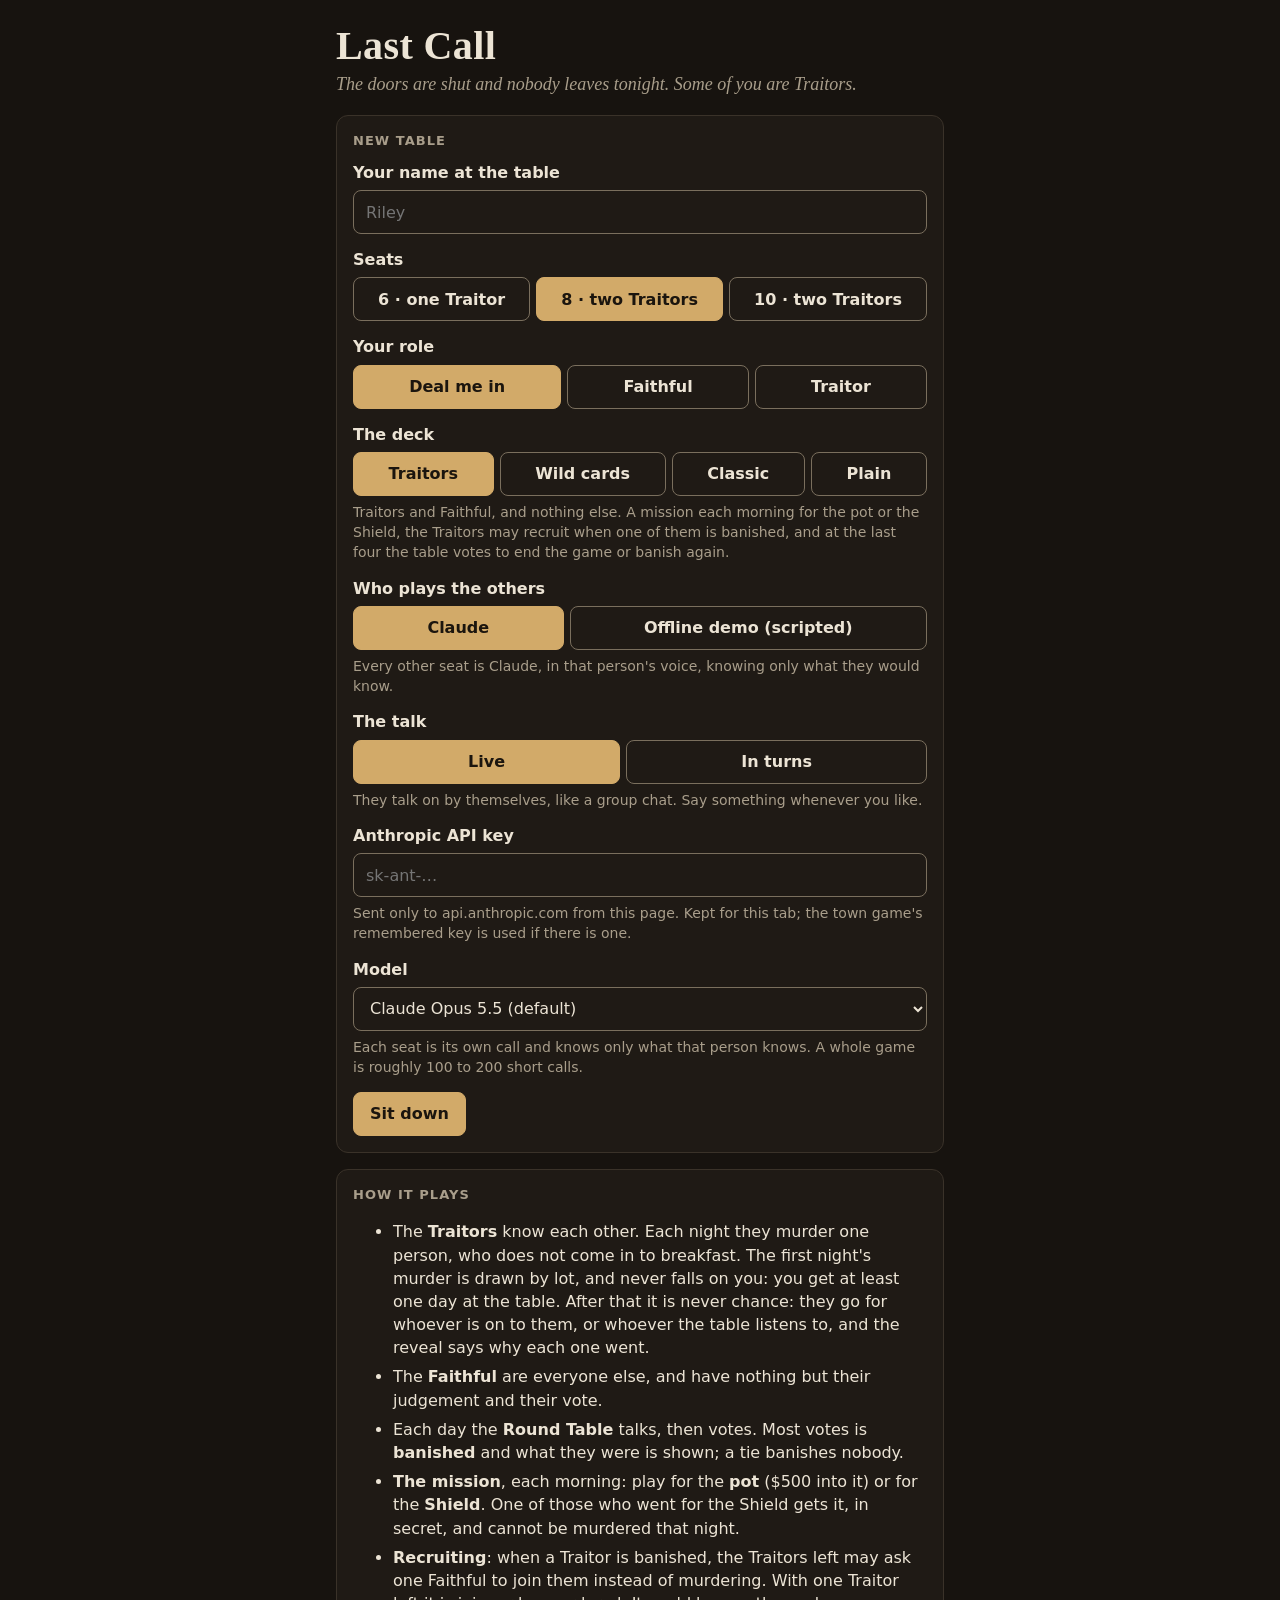
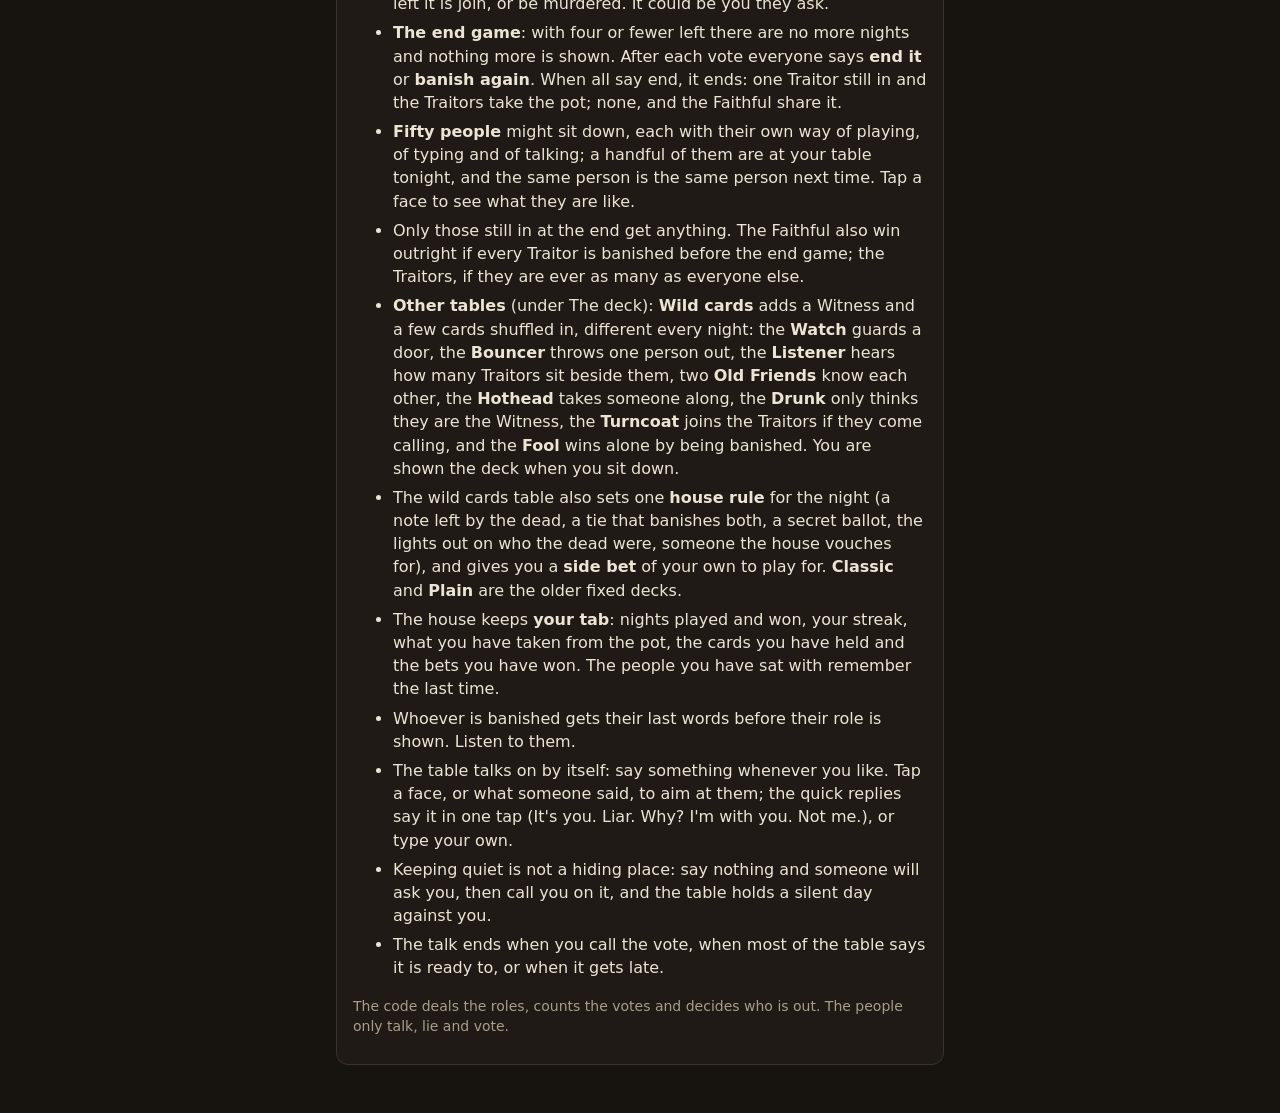
<file: lastcall.html>
<!doctype html>
<html lang="en" data-theme="dark">
<head>
<meta charset="utf-8">
<!-- As the town game: the page may talk only to the Anthropic API and run only its own inline code. -->
<meta http-equiv="Content-Security-Policy" content="default-src 'none'; script-src 'unsafe-inline'; style-src 'unsafe-inline'; connect-src https://api.anthropic.com; img-src data: blob:; base-uri 'none'; form-action 'none'">
<meta name="viewport" content="width=device-width, initial-scale=1, viewport-fit=cover, interactive-widget=resizes-content">
<meta name="color-scheme" content="dark light">
<meta name="theme-color" content="#17130f">
<title>Last Call</title>
<script>
// The theme the town game was left in, before the first paint.
(function () {
  try {
    var saved = JSON.parse(window.localStorage.getItem('novatria.settings') || 'null');
    if (saved && (saved.theme === 'dark' || saved.theme === 'parchment')) document.documentElement.setAttribute('data-theme', saved.theme);
  } catch (e) { /* storage off: the default theme */ }
})();
</script>
<style>
:root {
  --read-font: Georgia, "Times New Roman", serif;
  --ui-font: system-ui, -apple-system, "Segoe UI", Roboto, "Helvetica Neue", Arial, sans-serif;
  --tap: 44px;
  --radius: 8px;
  --sat: env(safe-area-inset-top, 0px);
  --sab: env(safe-area-inset-bottom, 0px);
}
:root, :root[data-theme="dark"] {
  --bg: #17130f; --surface: #1f1a15; --surface-2: #2a241d; --text: #ece4d5; --muted: #a99e8b; --faint: #958b79;
  --border: #3a3229; --field: #7a6f5d; --accent: #d2aa69; --accent-ink: #1b150e; --danger: #e2917a; --good: #9fbf8a; --focus: #e9c27f;
  --person-1: #74493a; --person-2: #57613d; --person-3: #3e5969; --person-4: #7a5f2d; --person-5: #604459; --person-6: #3d6057;
  --felt: #233029; --felt-edge: #3d2f22; --night: #0d1016;
  --name-1: #e2a48f; --name-2: #b9c98a; --name-3: #96c0d8; --name-4: #e2c27c; --name-5: #d3a6cb; --name-6: #90d0bb;
  color-scheme: dark;
}
:root[data-theme="parchment"] {
  --bg: #f4ecda; --surface: #ede3cc; --surface-2: #e4d7bb; --text: #2a2217; --muted: #57492f; --faint: #6a5d45;
  --border: #cdbd9b; --field: #857559; --accent: #815219; --accent-ink: #fbf6ea; --danger: #9c3d28; --good: #3f6a2c; --focus: #815219;
  --person-1: #dbb4a0; --person-2: #c6c89e; --person-3: #b3c5cd; --person-4: #dfc48b; --person-5: #d3b7c4; --person-6: #aecabd;
  --felt: #c9d3bd; --felt-edge: #a98d63; --night: #cfd3dc;
  --name-1: #873b22; --name-2: #4a561b; --name-3: #2a566f; --name-4: #6a4d0b; --name-5: #693758; --name-6: #1d5e4e;
  color-scheme: light;
}
* { box-sizing: border-box; }
html, body { height: 100%; margin: 0; }
body { background: var(--bg); color: var(--text); font: 16px/1.45 var(--ui-font); -webkit-text-size-adjust: 100%; }
button, input, select { font: inherit; color: inherit; }
a { color: var(--accent); }
[hidden] { display: none !important; }
.visually-hidden { position: absolute; width: 1px; height: 1px; overflow: hidden; clip: rect(0 0 0 0); white-space: nowrap; }
:focus-visible { outline: 2px solid var(--focus); outline-offset: 2px; }
.btn {
  display: inline-flex; align-items: center; justify-content: center; min-height: var(--tap); padding: 0 16px;
  border: 1px solid var(--field); border-radius: var(--radius); background: var(--surface); cursor: pointer; font-weight: 600; text-decoration: none;
}
.btn.primary { background: var(--accent); border-color: var(--accent); color: var(--accent-ink); }
.btn.ghost { border-color: transparent; background: transparent; }
.btn.danger { border-color: var(--danger); color: var(--danger); }
.btn[disabled] { opacity: .5; cursor: not-allowed; }
.input { min-height: var(--tap); width: 100%; padding: 8px 12px; border: 1px solid var(--field); border-radius: var(--radius); background: var(--surface); font-size: 16px; }
.screen { display: none; min-height: 100%; }
.screen.active { display: block; }

/* ===== Home ===== */
.home { max-width: 640px; margin: 0 auto; padding: calc(24px + var(--sat)) 16px calc(32px + var(--sab)); }
.home h1 { margin: 0 0 4px; font: 600 40px/1.1 var(--read-font); letter-spacing: .01em; }
.home .tag { margin: 0 0 18px; color: var(--muted); font: italic 18px/1.4 var(--read-font); }
.home p { margin: 0 0 12px; }
.card { margin: 16px 0; padding: 16px; border: 1px solid var(--border); border-radius: 12px; background: var(--surface); }
.card h2 { margin: 0 0 10px; font-size: 13px; letter-spacing: .08em; text-transform: uppercase; color: var(--muted); }
.field { display: grid; gap: 6px; margin: 0 0 14px; }
.field > label, .field > .label { font-weight: 600; }
.field .help { color: var(--muted); font-size: 14px; }
.seg { display: flex; flex-wrap: wrap; gap: 6px; }
.seg .btn { flex: 1 1 auto; }
.seg .btn[aria-pressed="true"] { background: var(--accent); border-color: var(--accent); color: var(--accent-ink); }
.row { display: flex; flex-wrap: wrap; gap: 8px; align-items: center; }
.how li { margin: 0 0 6px; }
.note { color: var(--muted); font-size: 14px; }
.err { color: var(--danger); }

/* ===== Game ===== */
#screen-game.active { display: flex; flex-direction: column; height: 100%; height: 100dvh; }
.topbar { flex: none; display: flex; align-items: center; gap: 10px; padding: calc(8px + var(--sat)) 12px 8px; border-bottom: 1px solid var(--border); }
.topbar .title { font: 600 18px/1.1 var(--read-font); white-space: nowrap; }
.topbar .phase { min-width: 0; overflow: hidden; text-overflow: ellipsis; white-space: nowrap; color: var(--muted); font-size: 14px; }
.topbar .btn { padding: 0 10px; }
.topbar .sp { flex: 1; }
.wrap { flex: 1 1 auto; min-height: 0; display: flex; flex-direction: column; max-width: 760px; width: 100%; margin: 0 auto; }
.table-area { flex: none; padding: 10px 12px 20px; transition: background .6s; }
.table { position: relative; width: 100%; max-width: 560px; height: 300px; margin: 0 auto; }
.felt { position: absolute; left: 14%; right: 14%; top: 17%; bottom: 17%; border-radius: 50%; background: var(--felt); box-shadow: 0 0 0 6px var(--felt-edge), 0 10px 26px rgba(0, 0, 0, .35); transition: background .6s; }
.mid { position: absolute; left: 22%; right: 22%; top: 26%; bottom: 26%; display: flex; flex-direction: column; align-items: center; justify-content: center; gap: 6px; text-align: center; padding: 4px; }
.mid-k { font-size: 12px; letter-spacing: .1em; text-transform: uppercase; color: var(--muted); }
.mid-t { font: 600 17px/1.2 var(--read-font); }
.mid-s { font-size: 13px; color: var(--muted); }
.mid .btn { min-height: var(--tap); padding: 0 14px; }
#screen-game[data-phase="night"] .table-area { background: var(--night); }
#screen-game[data-phase="night"] .felt { background: #141b22; }
:root[data-theme="parchment"] #screen-game[data-phase="night"] .felt { background: #8e98a8; }
.seat {
  position: absolute; left: var(--x); top: var(--y); width: 68px; margin: -37px 0 0 -34px; padding: 2px 0 0; display: grid; justify-items: center; gap: 1px;
  border: 0; background: transparent; cursor: pointer; border-radius: 10px; min-height: 74px;
}
.seat-face { position: relative; width: 46px; height: 46px; border-radius: 50%; overflow: hidden; box-shadow: 0 0 0 2px var(--border); background: var(--surface-2); }
.seat-name { max-width: 100%; overflow: hidden; text-overflow: ellipsis; white-space: nowrap; font-size: 12px; line-height: 1.2; }
.seat-tag { font-size: 10px; line-height: 1.15; font-weight: 700; letter-spacing: .03em; text-transform: uppercase; color: var(--muted); white-space: nowrap; }
.seat-tag[data-role="knife"] { color: var(--danger); }
.seat-tag[data-role="clean"], .seat-tag[data-role="town"], .seat-tag[data-role="witness"], .seat-tag[data-role="watch"] { color: var(--good); }
.seat[data-you="1"] .seat-name { font-weight: 700; }
.seat[data-sel="1"] .seat-face { box-shadow: 0 0 0 3px var(--accent); }
.seat[data-speaking="1"] .seat-face { box-shadow: 0 0 0 3px var(--focus); }
.seat[data-mark="sus"] .seat-face { box-shadow: 0 0 0 3px var(--danger); }
.seat[data-mark="trust"] .seat-face { box-shadow: 0 0 0 3px var(--good); }
.seat[data-sel="1"][data-mark] .seat-face { outline: 2px solid var(--accent); outline-offset: 3px; }
.seat[data-out="1"] { opacity: .45; }
.seat[data-out="1"] .seat-face { filter: grayscale(1); }
.seat[data-out="1"] .seat-name { text-decoration: line-through; }
.seat-votes { position: absolute; top: -4px; right: 4px; min-width: 20px; height: 20px; padding: 0 5px; border-radius: 10px; background: var(--danger); color: #1b0f0a; font-size: 12px; font-weight: 700; line-height: 20px; text-align: center; }
.face { display: block; width: 100%; height: 100%; }
.face .face-bg { fill: var(--person-1); }
.face[data-hue="2"] .face-bg { fill: var(--person-2); }
.face[data-hue="3"] .face-bg { fill: var(--person-3); }
.face[data-hue="4"] .face-bg { fill: var(--person-4); }
.face[data-hue="5"] .face-bg { fill: var(--person-5); }
.face[data-hue="6"] .face-bg { fill: var(--person-6); }
.sheet { flex: none; display: flex; flex-wrap: wrap; align-items: center; gap: 6px 10px; margin: 0 12px; padding: 5px 8px; border: 1px solid var(--border); border-radius: 10px; background: var(--surface); }
.sheet-head { flex: 1 1 8em; display: flex; flex-wrap: wrap; align-items: baseline; gap: 2px 8px; min-width: 0; }
.sheet-name { font-weight: 700; }
.sheet-role { color: var(--muted); font-size: 13px; }
.sheet-acts { display: flex; gap: 6px; }
.sheet-acts .btn { padding: 0 12px; }
.sheet-acts .btn[aria-pressed="true"][data-mark="sus"] { background: var(--surface-2); border-color: var(--danger); color: var(--danger); }
.sheet-acts .btn[aria-pressed="true"][data-mark="trust"] { background: var(--surface-2); border-color: var(--good); color: var(--good); }
.log-wrap { flex: 1 1 auto; min-height: 72px; overflow-y: auto; padding: 6px 12px; overscroll-behavior: contain; }
.log { display: grid; gap: 2px; }
/* What is said is a chat: everyone else on the left under their name (a
   colour each), the player on the right. A second message from the same
   person sits under the first with no name. */
.say { display: grid; grid-template-columns: 26px minmax(0, 1fr); gap: 6px; align-items: start; margin-top: 4px; }
.say-face { width: 26px; height: 26px; border-radius: 50%; overflow: hidden; box-shadow: 0 0 0 1px var(--border); }
.say-text { justify-self: start; max-width: 88%; margin: 0; padding: 5px 10px 6px; border-radius: 4px 14px 14px 14px; background: var(--surface-2); font: 15px/1.3 var(--ui-font); overflow-wrap: anywhere; }
.say-head { display: block; }
.say-who { font: 700 12px/1.3 var(--ui-font); color: var(--name-1); }
.say[data-hue="2"] .say-who { color: var(--name-2); }
.say[data-hue="3"] .say-who { color: var(--name-3); }
.say[data-hue="4"] .say-who { color: var(--name-4); }
.say[data-hue="5"] .say-who { color: var(--name-5); }
.say[data-hue="6"] .say-who { color: var(--name-6); }
.say-text .role { margin-left: 5px; font: 600 10px/1 var(--ui-font); letter-spacing: .04em; text-transform: uppercase; color: var(--muted); }
.say[data-pick="1"] { cursor: pointer; }
.say[data-run="1"] { margin-top: 0; }
.say[data-run="1"] .say-face { visibility: hidden; height: 1px; }
.say[data-run="1"] .say-head { display: none; }
.say[data-run="1"] .say-text { border-radius: 14px; }
.say[data-you="1"] { grid-template-columns: minmax(0, 1fr); }
.say[data-you="1"] .say-face { display: none; }
.say[data-you="1"] .say-text { justify-self: end; border-radius: 14px 4px 14px 14px; background: var(--accent); color: var(--accent-ink); }
.say[data-you="1"] .say-who, .say[data-you="1"] .say-text .role { color: inherit; }
.say[data-you="1"][data-kind="talk"] .say-head { display: none; }
.say[data-kind="vote"] .say-text, .say[data-you="1"][data-kind="vote"] .say-text { padding: 0 2px; background: transparent; color: var(--muted); font-size: 14px; }
.say[data-kind="vote"] .say-head { display: inline; margin-right: 5px; }
.say[data-kind="vote"] .say-face { width: 20px; height: 20px; margin-left: 6px; }
.say[data-kind="whisper"] .say-text { background: transparent; box-shadow: inset 0 0 0 1px var(--field); color: var(--muted); }
/* Who is typing: their faces and three dots, under the last message. */
.typing { display: flex; align-items: center; gap: 4px; min-height: 30px; margin-top: 6px; }
.typing .say-face { width: 22px; height: 22px; }
.typing-dots { display: inline-flex; gap: 3px; margin-left: 2px; padding: 9px 10px; border-radius: 14px; background: var(--surface-2); }
.typing-dots i { width: 6px; height: 6px; border-radius: 50%; background: var(--muted); }
.seat[data-typing="1"] .seat-face { box-shadow: 0 0 0 3px var(--focus); }
.sys { margin: 2px 0; padding: 5px 9px; border-left: 3px solid var(--accent); background: var(--surface); border-radius: 0 var(--radius) var(--radius) 0; font-size: 14px; line-height: 1.35; }
.sys[data-kind="death"], .sys[data-kind="banish"] { border-left-color: var(--danger); }
.sys[data-kind="private"] { border-left-color: var(--good); }
.sys[data-kind="day"] { border: 0; background: transparent; padding: 4px 0 0; text-align: center; color: var(--muted); font-size: 11px; letter-spacing: .1em; text-transform: uppercase; }
.sys[data-kind="notice"] { border-left-color: var(--field); color: var(--muted); }
/* Said to the player, and what is waiting on them. */
.say[data-toyou="1"] .say-text { box-shadow: inset 0 0 0 2px var(--accent); }
.say-text .to-you { color: var(--accent); }
.asks { flex: none; max-height: min(34vh, 168px); overflow-y: auto; margin: 0 12px 4px; padding: 5px 8px; border: 1px solid var(--accent); border-radius: 10px; background: var(--surface); }
.asks-head { margin: 0 0 2px; font-size: 11px; font-weight: 700; letter-spacing: .08em; text-transform: uppercase; color: var(--accent); }
.ask { display: grid; grid-template-columns: minmax(0, 1fr) auto; gap: 4px; align-items: center; }
.ask + .ask { border-top: 1px solid var(--border); }
.ask-go { display: grid; grid-template-columns: 24px minmax(0, 1fr); gap: 8px; align-items: center; min-height: var(--tap); padding: 3px 4px; border: 0; border-radius: 8px; background: transparent; color: inherit; text-align: left; cursor: pointer; }
.ask-go[aria-pressed="true"] { background: var(--surface-2); box-shadow: inset 0 0 0 1px var(--accent); }
/* (The whole of what was said, on as many lines as it takes: the owner, of a row cut short with three dots, "this is not good".) */
.ask-main { display: block; min-width: 0; font: 14px/1.3 var(--ui-font); overflow-wrap: anywhere; }
.ask-who { margin-right: 6px; font-weight: 700; color: var(--accent); }
.ask[data-kind="accuses"] .ask-who { color: var(--danger); }
.ask-text { color: var(--text); }
.ask .ask-x { min-width: var(--tap); padding: 0; font-size: 20px; }
.seat[data-asking="1"]::after { content: "?"; position: absolute; top: 28px; right: 6px; min-width: 20px; height: 20px; border-radius: 10px; background: var(--accent); color: var(--accent-ink); font-size: 13px; font-weight: 800; line-height: 20px; text-align: center; }
/* Quick replies: a row of one-tap lines, scrolling sideways in itself. */
.chips { display: flex; align-items: center; gap: 6px; overflow-x: auto; scrollbar-width: none; margin: 0 -12px; padding: 0 12px; }
.chips::-webkit-scrollbar { display: none; }
.chips-to { flex: none; font-size: 12px; font-weight: 700; color: var(--muted); }
.chip { flex: none; min-height: var(--tap); padding: 0 13px; border: 1px solid var(--field); border-radius: 22px; background: var(--surface); font-size: 14px; font-weight: 600; cursor: pointer; white-space: nowrap; }
.chip[disabled] { opacity: .5; cursor: not-allowed; }
.chip[data-chip="It's you."], .chip[data-chip="Liar."] { border-color: var(--danger); }
.chip[data-chip="I'm with you."] { border-color: var(--good); }
/* The host: the house's own voice. */
.sys[data-kind="host"] { border: 0; background: transparent; padding: 1px 6px; text-align: center; color: var(--muted); font: italic 14px/1.35 var(--read-font); }
.sys[data-kind="end"] { border-left-color: var(--accent); font-weight: 700; }
.say[data-kind="last"] .say-text { font-weight: 600; }
.say[data-kind="last"] .say-who::after { content: "last words"; margin-left: 5px; font: 600 10px/1 var(--ui-font); letter-spacing: .04em; text-transform: uppercase; color: var(--danger); }
.mid-bubble { max-height: 100%; overflow: hidden; font: 15px/1.3 var(--read-font); display: -webkit-box; -webkit-box-orient: vertical; -webkit-line-clamp: 5; }
.mid-row { justify-content: center; }
.seat-emote { position: absolute; top: -6px; left: 6px; min-width: 20px; height: 20px; padding: 0 4px; border-radius: 10px; background: var(--accent); color: var(--accent-ink); font-size: 13px; font-weight: 800; line-height: 20px; text-align: center; }
.seat-emote[data-e="!"] { background: var(--danger); color: #1b0f0a; }
.seat-emote[data-e="+"] { background: var(--good); color: #10200a; }
.arrows { position: absolute; inset: 0; width: 100%; height: 100%; pointer-events: none; overflow: visible; }
.arrows line { stroke: var(--danger); stroke-width: 2; vector-effect: non-scaling-stroke; opacity: .55; stroke-linecap: round; }
.arrows line.new { opacity: 1; stroke-width: 3; }
.arrows circle { fill: var(--danger); opacity: .8; }
.reveal { display: grid; gap: 10px; max-height: 60vh; overflow-y: auto; }
.reveal-row { display: grid; grid-template-columns: 34px minmax(0, 1fr); gap: 10px; align-items: start; }
.reveal-row p { margin: 0; }
.reveal-name { display: flex; flex-wrap: wrap; align-items: baseline; gap: 4px 8px; font-weight: 700; }
.reveal-fate, .reveal-why { color: var(--muted); font-size: 14px; }
.reveal-why { color: var(--danger); }
.reveal-note { font: italic 15px/1.35 var(--read-font); }
.seat-tag[data-role="fool"], .seat-tag[data-role="turncoat"], .seat-tag[data-role="drunk"] { color: var(--accent); }
.seat-tag[data-role="hothead"], .seat-tag[data-role="bouncer"], .seat-tag[data-role="listener"], .seat-tag[data-role="friend"] { color: var(--good); }
.say[data-kind="note"] .say-text { font: italic 15px/1.3 var(--read-font); box-shadow: inset 0 0 0 1px var(--field); background: transparent; color: inherit; }
.say[data-kind="note"] .say-who::after { content: "left a note"; margin-left: 5px; font: 600 10px/1 var(--ui-font); letter-spacing: .04em; text-transform: uppercase; color: var(--danger); }
.say[data-you="1"][data-kind="note"] .say-who { color: var(--name-1); }
/* Tonight's deck, the house rule and the side bet, in the role card, the Roles list and the reveal. */
.scroll { max-height: 64vh; overflow-y: auto; }
.extra { padding: 6px 9px; border-left: 3px solid var(--accent); background: var(--surface-2); border-radius: 0 var(--radius) var(--radius) 0; font-size: 14px; line-height: 1.35; }
.extra[data-won="1"] { border-left-color: var(--good); }
.extra[data-won="0"] { border-left-color: var(--field); color: var(--muted); }
.deck-head { margin: 14px 0 4px; font-size: 13px; letter-spacing: .08em; text-transform: uppercase; color: var(--muted); }
.deck { display: grid; gap: 5px; margin: 0 0 10px; padding: 0 0 0 18px; font-size: 14px; line-height: 1.35; }
.reveal-top { padding-bottom: 8px; border-bottom: 1px solid var(--border); }
.reveal-top p { margin: 0 0 6px; }
/* The tab the house keeps, on the first screen. */
.tab p { margin: 0 0 6px; }
.tab #tab-line { font: 600 18px/1.3 var(--read-font); }
.busy { display: flex; align-items: center; gap: 8px; padding: 2px 12px; min-height: 24px; color: var(--muted); font-size: 14px; }
.dot { width: 8px; height: 8px; border-radius: 50%; background: var(--accent); }
.composer { flex: none; display: grid; gap: 6px; padding: 6px 12px calc(6px + var(--sab)); border-top: 1px solid var(--border); background: var(--bg); }
.composer .line { display: flex; gap: 6px; }
.composer .line .input { flex: 1 1 auto; min-width: 0; }
.composer .line .btn { flex: none; min-width: 68px; padding: 0 12px; }
.composer .acts { display: flex; flex-wrap: wrap; gap: 6px; }
.composer .acts .btn { flex: 1 1 auto; }
.cost { color: var(--faint); font-size: 11px; line-height: 1.2; text-align: center; }
dialog { max-width: min(520px, calc(100vw - 24px)); padding: 18px; border: 1px solid var(--border); border-radius: 12px; background: var(--surface); color: var(--text); }
dialog::backdrop { background: rgba(0, 0, 0, .55); }
dialog h2 { margin: 0 0 8px; font: 600 24px/1.2 var(--read-font); }
dialog .role-name { font: 600 30px/1.1 var(--read-font); color: var(--accent); }
dialog .role-name[data-role="knife"] { color: var(--danger); }
dialog p { margin: 0 0 10px; }
dialog .row { justify-content: flex-end; margin-top: 12px; }
.roles { display: grid; gap: 4px; margin: 8px 0; padding: 0; list-style: none; }
.roles li { display: flex; justify-content: space-between; gap: 10px; padding: 3px 0; border-bottom: 1px solid var(--border); }
@media (prefers-reduced-motion: no-preference) {
  .dot { animation: pulse 1s ease-in-out infinite; }
  .typing-dots i { animation: blink 1.2s ease-in-out infinite; }
  .typing-dots i:nth-child(2) { animation-delay: .2s; }
  .typing-dots i:nth-child(3) { animation-delay: .4s; }
  .seat[data-typing="1"] .seat-face { animation: ring 1s ease-in-out infinite; }
  @keyframes blink { 0%, 60%, 100% { opacity: .3; } 30% { opacity: 1; } }
  .seat[data-speaking="1"] .seat-face { animation: ring 1s ease-in-out infinite; }
  .seat.going .seat-face { animation: going .9s ease-out; }
  .seat-emote { animation: pop .25s ease-out; }
  @keyframes going { 0% { transform: scale(1.25); box-shadow: 0 0 0 6px var(--danger); } 100% { transform: none; } }
  @keyframes pop { from { transform: scale(.3); } to { transform: none; } }
  @keyframes pulse { 50% { opacity: .3; } }
  @keyframes ring { 50% { box-shadow: 0 0 0 5px var(--focus); } }
}
@media (max-width: 420px) {
  .table-area { padding: 6px 8px 16px; }
  .table { height: 232px; }
  .seat { width: 56px; min-height: 60px; margin: -30px 0 0 -28px; }
  .seat-face { width: 38px; height: 38px; }
  .seat-name { font-size: 11px; }
  .seat-tag { font-size: 9px; }
  .mid-t { font-size: 15px; }
  .mid-bubble { font-size: 14px; }
}
@media (max-height: 640px) {
  /* A short phone: what is waiting on the player is one row at a time, so the chat keeps its room. */
  .asks { max-height: 84px; padding: 2px 8px; }
  .asks-head { display: none; }
  .cost { display: none; }
  .table { height: 212px; }
  .seat { min-height: 56px; margin-top: -28px; }
  .seat-face { width: 34px; height: 34px; }
}
/* On a phone, or in any short window, the talk is the chat's (the owner, of
   the round table on a phone: "taking too much of the screen ... i can
   barely see the text"). While the table talks it folds to a strip: the
   others' faces in a row (two rows when ten are playing and one row would
   make them too small to tap), over one line with the count and Call the
   vote. The player's own seat is left out of it: the top bar has their
   role, and nothing in the talk is aimed at it. The night, the vote and
   anything staged in the middle keep the round table. */
@media (max-width: 700px), (max-height: 700px) {
  #screen-game[data-table="strip"] .table-area { padding: 6px 4px 5px; border-bottom: 1px solid var(--border); }
  #screen-game[data-table="strip"] .table { display: grid; grid-template-columns: repeat(var(--cols, var(--others, 7)), minmax(0, 1fr)); gap: 2px 0; height: auto; }
  #screen-game[data-table="strip"] .felt, #screen-game[data-table="strip"] .arrows, #screen-game[data-table="strip"] .seat[data-you="1"] { display: none; }
  #screen-game[data-table="strip"] .seat { position: relative; left: auto; top: auto; width: auto; min-width: 0; min-height: 48px; margin: 0; padding: 3px 0 0; align-content: start; }
  #screen-game[data-table="strip"] .seat-face { width: 34px; height: 34px; }
  #screen-game[data-table="strip"] .seat-name { font-size: 11px; }
  #screen-game[data-table="strip"] .seat-tag { font-size: 9px; }
  #screen-game[data-table="strip"] .seat-emote { top: -3px; left: calc(50% - 26px); }
  #screen-game[data-table="strip"] .seat[data-asking="1"]::after { top: 20px; right: calc(50% - 26px); }
  #screen-game[data-table="strip"] .mid { position: static; grid-column: 1 / -1; order: 1; flex-direction: row; justify-content: flex-start; gap: 8px; padding: 0 8px; text-align: left; }
  #screen-game[data-table="strip"] .mid-k { display: none; }
  #screen-game[data-table="strip"] .mid-s { flex: 1 1 auto; min-width: 0; line-height: 1.25; }
  #screen-game[data-table="strip"] .mid .btn { flex: none; }
}
@media (max-width: 403px) {
  #screen-game[data-table="strip"] .table[data-n="10"] { --cols: 5; }
}
/* Typing on a phone with the keyboard up (the box has the focus and the page is short): the table steps aside so the story and the box have the room. */
@media (max-height: 460px) and (max-width: 700px) {
  .wrap:has(#say:focus) .table-area, .wrap:has(#say:focus) .sheet, .wrap:has(#say:focus) .chips, .wrap:has(#say:focus) .cost { display: none; }
  .wrap:has(#say:focus) .asks { max-height: 64px; }
  .topbar { padding-top: 4px; padding-bottom: 4px; }
}
</style>
</head>
<body>
<div id="app">
  <section id="screen-home" class="screen active" aria-labelledby="home-title">
    <div class="home">
      <h1 id="home-title" tabindex="-1">Last Call</h1>
      <p class="tag">The doors are shut and nobody leaves tonight. Some of you are Traitors.</p>
      <div class="row" id="home-continue-row" hidden>
        <button type="button" class="btn primary" id="btn-continue">Continue</button>
        <span class="note" id="home-continue-note"></span>
      </div>
      <div class="card tab" id="home-tab" hidden>
        <h2>Your tab</h2>
        <p id="tab-line"></p>
        <p class="note" id="tab-roles"></p>
        <p class="note" id="tab-bets"></p>
        <p class="note" id="tab-regulars"></p>
      </div>
      <div class="card">
        <h2>New table</h2>
        <div class="field">
          <label for="f-name">Your name at the table</label>
          <input class="input" id="f-name" maxlength="20" autocomplete="off" placeholder="Riley">
        </div>
        <div class="field">
          <span class="label" id="l-size">Seats</span>
          <div class="seg" role="group" aria-labelledby="l-size" id="f-size">
            <button type="button" class="btn" data-v="6" aria-pressed="false">6 · one Traitor</button>
            <button type="button" class="btn" data-v="8" aria-pressed="true">8 · two Traitors</button>
            <button type="button" class="btn" data-v="10" aria-pressed="false">10 · three Traitors</button>
          </div>
        </div>
        <div class="field">
          <span class="label" id="l-role">Your role</span>
          <div class="seg" role="group" aria-labelledby="l-role" id="f-role">
            <button type="button" class="btn" data-v="any" aria-pressed="true">Deal me in</button>
            <button type="button" class="btn" data-v="town" aria-pressed="false">Faithful</button>
            <button type="button" class="btn" data-v="knife" aria-pressed="false">Traitor</button>
            <button type="button" class="btn" data-v="witness" aria-pressed="false">Witness</button>
            <button type="button" class="btn" data-v="wild" aria-pressed="false">A wild card</button>
          </div>
        </div>
        <div class="field">
          <span class="label" id="l-deck">The deck</span>
          <div class="seg" role="group" aria-labelledby="l-deck" id="f-deck">
            <button type="button" class="btn" data-v="faithful" aria-pressed="true">Traitors</button>
            <button type="button" class="btn" data-v="house" aria-pressed="false">Wild cards</button>
            <button type="button" class="btn" data-v="classic" aria-pressed="false">Classic</button>
            <button type="button" class="btn" data-v="plain" aria-pressed="false">Plain</button>
          </div>
          <span class="help" id="deck-help"></span>
        </div>
        <div class="field">
          <span class="label" id="l-mode">Who plays the others</span>
          <div class="seg" role="group" aria-labelledby="l-mode" id="f-mode">
            <button type="button" class="btn" data-v="claude" aria-pressed="true">Claude</button>
            <button type="button" class="btn" data-v="demo" aria-pressed="false">Offline demo (scripted)</button>
          </div>
          <span class="help" id="mode-help"></span>
        </div>
        <div class="field">
          <span class="label" id="l-pace">The talk</span>
          <div class="seg" role="group" aria-labelledby="l-pace" id="f-pace">
            <button type="button" class="btn" data-v="live" aria-pressed="true">Live</button>
            <button type="button" class="btn" data-v="turns" aria-pressed="false">In turns</button>
          </div>
          <span class="help" id="pace-help"></span>
        </div>
        <div id="claude-fields">
          <div class="field">
            <label for="f-key">Anthropic API key</label>
            <input class="input" id="f-key" type="password" autocomplete="off" spellcheck="false" placeholder="sk-ant-…">
            <span class="help" id="key-help">Sent only to api.anthropic.com from this page. Kept for this tab; the town game's remembered key is used if there is one.</span>
          </div>
          <div class="field">
            <label for="f-model">Model</label>
            <select class="input" id="f-model">
              <option value="claude-opus-5-5">Claude Opus 5.5 (default)</option>
              <option value="claude-fable-5-2">Claude Fable 5.2 (sharpest, slowest, most expensive)</option>
              <option value="claude-sonnet-5-5">Claude Sonnet 5.5 (faster, cheaper)</option>
              <option value="claude-haiku-5-5">Claude Haiku 5.5 (fastest, cheapest)</option>
            </select>
            <span class="help">Each seat is its own call and knows only what that person knows. A whole game is roughly 100 to 200 short calls.</span>
          </div>
        </div>
        <p class="err" id="home-err" role="alert" hidden></p>
        <div class="row"><button type="button" class="btn primary" id="btn-new">Sit down</button></div>
      </div>
      <div class="card how">
        <h2>How it plays</h2>
        <ul>
          <li>The <b>Traitors</b> know each other. Each night they murder one person, who does not come in to breakfast. The first night's murder is drawn by lot, and never falls on you: you get at least one day at the table. After that it is never chance: they go for whoever is on to them, or whoever the table listens to, and the reveal says why each one went.</li>
          <li>The <b>Faithful</b> are everyone else, and have nothing but their judgement and their vote.</li>
          <li>Each day the <b>Round Table</b> talks, then votes. Most votes is <b>banished</b> and what they were is shown; a tie banishes nobody.</li>
          <li><b>The mission</b>, each morning: play for the <b>pot</b> ($500 into it) or for the <b>Shield</b>. One of those who went for the Shield gets it, in secret, and cannot be murdered that night.</li>
          <li><b>Recruiting</b>: when a Traitor is banished, the Traitors left may ask one Faithful to join them instead of murdering. With one Traitor left it is join, or be murdered. It could be you they ask.</li>
          <li><b>The end game</b>: with four or fewer left there are no more nights and nothing more is shown. After each vote everyone says <b>end it</b> or <b>banish again</b>. When all say end, it ends: one Traitor still in and the Traitors take the pot; none, and the Faithful share it.</li>
          <li><b>Fifty people</b> might sit down, each with their own way of playing, of typing and of talking; a handful of them are at your table tonight, and the same person is the same person next time. Tap a face to see what they are like.</li>
          <li>Only those still in at the end get anything. The Faithful also win outright if every Traitor is banished before the end game; the Traitors, if they are ever as many as everyone else.</li>
          <li><b>Other tables</b> (under The deck): <b>Wild cards</b> adds a Witness and a few cards shuffled in, different every night: the <b>Watch</b> guards a door, the <b>Bouncer</b> throws one person out, the <b>Listener</b> hears how many Traitors sit beside them, two <b>Old Friends</b> know each other, the <b>Hothead</b> takes someone along, the <b>Drunk</b> only thinks they are the Witness, the <b>Turncoat</b> joins the Traitors if they come calling, and the <b>Fool</b> wins alone by being banished. You are shown the deck when you sit down.</li>
          <li>The wild cards table also sets one <b>house rule</b> for the night (a note left by the dead, a tie that banishes both, a secret ballot, the lights out on who the dead were, someone the house vouches for), and gives you a <b>side bet</b> of your own to play for. <b>Classic</b> and <b>Plain</b> are the older fixed decks.</li>
          <li>The house keeps <b>your tab</b>: nights played and won, your streak, what you have taken from the pot, the cards you have held and the bets you have won. The people you have sat with remember the last time.</li>
          <li>Whoever is banished gets their last words before their role is shown. Listen to them.</li>
          <li>The table talks on by itself: say something whenever you like. Tap a face, or what someone said, to aim at them; the quick replies say it in one tap (It's you. Liar. Why? I'm with you. Not me.), or type your own.</li>
          <li>Keeping quiet is not a hiding place: say nothing and someone will ask you, then call you on it, and the table holds a silent day against you.</li>
          <li>The talk ends when you call the vote, when most of the table says it is ready to, or when it gets late.</li>
        </ul>
        <p class="note">The code deals the roles, counts the votes and decides who is out. The people only talk, lie and vote.</p>
      </div>
    </div>
  </section>

  <section id="screen-game" class="screen" aria-labelledby="game-title" data-phase="role">
    <header class="topbar">
      <span class="title" id="game-title" tabindex="-1">Last Call</span>
      <span class="phase" id="tb-phase"></span>
      <span class="sp"></span>
      <button type="button" class="btn ghost" id="btn-roles">Roles</button>
      <button type="button" class="btn ghost" id="btn-quit">Leave</button>
    </header>
    <div class="wrap">
      <div class="table-area">
        <div class="table" id="table" role="group" aria-label="The table">
          <div class="felt" aria-hidden="true"></div>
          <div class="mid" id="mid" aria-live="polite"></div>
        </div>
      </div>
      <div class="sheet" id="sheet" hidden></div>
      <div class="log-wrap" id="log-wrap"><div class="log" id="log" role="log" aria-live="polite"></div><div class="typing" id="typing" hidden></div></div>
      <div class="asks" id="asks" role="region" aria-label="Waiting on you" hidden></div>
      <div class="busy" id="busy" role="status" hidden><span class="dot" aria-hidden="true"></span><span id="busy-text"></span></div>
      <div class="composer" id="composer">
        <div class="chips" id="chips" role="group" aria-label="Quick replies" hidden></div>
        <div class="line" id="say-line">
          <label class="visually-hidden" for="say">What you say to the table</label>
          <input class="input" id="say" maxlength="200" autocomplete="off" enterkeyhint="send" placeholder="Say something">
          <button type="button" class="btn" id="btn-say">Pass</button>
        </div>
        <div class="acts" id="acts" hidden></div>
        <div class="cost" id="cost"></div>
      </div>
    </div>
  </section>

  <dialog id="dlg" aria-labelledby="dlg-title"></dialog>
</div>

<script type="application/json" id="cast">[{"id":"npc_loretta","name":"Loretta Gaddis","age":60,"pronouns":"she","role":"owner and bartender of the Low Water","look":"Rail-thin woman of sixty with frosted hair, reading glasses on a beaded chain and a bar towel over one shoulder.","voice":"Flat and unhurried; calls everybody 'hon', answers a question she doesn't like by asking what you're drinking, and never says a name out loud if she can point instead.","personality":["unflappable","loyal"],"ties":[{"id":"npc_tammy","as":"employee"},{"id":"npc_lyman","as":"employee"},{"id":"npc_jodie","as":"employee"}]},{"id":"npc_royce","name":"Royce Pittman","age":56,"pronouns":"he","role":"owner of Pittman's Gas and Service and the swing vote on the town council","look":"Big, soft-bellied man in his fifties in a feed-store cap and a short-sleeved dress shirt, with a pen behind each ear.","voice":"Folksy and slippery; dodges a straight answer, now and then with a story about his daddy; once in a while hedges with 'now, I'm not saying'; laughs to fill a silence.","personality":["genial","cowardly"],"ties":[{"id":"npc_darlene","as":"wife"},{"id":"npc_dewayne","as":"employee"}]},{"id":"npc_vada","name":"Vada Sturdivant","age":80,"pronouns":"she","role":"widow who owns Sturdivant House and the bottomland downstream","look":"Small, straight-backed woman of eighty in a cardigan and pearls, with garden dirt under her nails and a cane she points with more than she leans on.","voice":"Crisp and formal, with an old schoolteacher's diction; calls grown men 'son', corrects your grammar mid-sentence, and answers questions about money by asking who your people are.","personality":["imperious","sentimental"],"ties":[{"id":"npc_carter","as":"son"},{"id":"npc_odessa","as":"employee"},{"id":"npc_lamar","as":"tenant"}]},{"id":"npc_carter","name":"Carter Sturdivant","age":45,"pronouns":"he","role":"head of Sturdivant Land and Timber, who holds half the town's paper","look":"Trim, tanned man of forty-five in a quarter-zip pullover and pressed khakis, turning a truck key fob over and over in his fingers.","voice":"Fast and friendly, like a salesman closing; uses your first name too soon and too often, talks about 'the future of this town', and states every sum to the dollar.","personality":["ambitious","smooth"],"ties":[{"id":"npc_vada","as":"mother"},{"id":"npc_dwight","as":"employee"}]},{"id":"npc_jolene","name":"Jolene Overstreet","age":57,"pronouns":"she","role":"mayor and town clerk","look":"Heavy-set woman in her fifties in a cardigan over a church T-shirt, with a lanyard of keys and a phone she keeps checking for a signal it never finds.","voice":"Brisk and procedural; cites ordinances by number, says 'that's a council matter' to shut a subject, and drops to a whisper to say anything kind.","personality":["officious","frightened"],"ties":[{"id":"npc_gerald","as":"husband"},{"id":"npc_annette","as":"daughter"}]},{"id":"npc_hollis","name":"Hollis Byrd","age":65,"pronouns":"he","role":"owner of Byrd's Pawn and a member of the town council","look":"Stooped, pot-bellied man of sixty-five in suspenders and a fishing vest, with a jeweler's loupe on a cord and a toothpick that never leaves his mouth.","voice":"Slow and sideways, never a straight yes or no; calls everything 'merchandise', prices things before you ask, and says 'I don't ask where, I ask how much.'","personality":["sociable","greedy"],"ties":[{"id":"npc_nikki","as":"tenant"}]},{"id":"npc_wade","name":"Wade Purvis","age":57,"pronouns":"he","role":"owner of Purvis Landing and boss of the Night Run","look":"Lean, sunburnt man in his fifties with a gray ponytail, a faded camouflage cap and the tip of one finger missing.","voice":"Quiet and dry; lets you talk yourself out, answers in river terms like stage, chop and slack water, and never says the word police, only 'the law'.","personality":["patient","ruthless"],"ties":[{"id":"npc_lorna","as":"wife"},{"id":"npc_colt","as":"nephew"}]},{"id":"npc_colt","name":"Colt Purvis","age":22,"pronouns":"he","role":"deckhand on the Night Run","look":"Wiry kid of twenty-two in a sleeveless shirt and white rubber boots, with a fresh tattoo still peeling on his forearm.","voice":"Fast and jumpy; talks over you, calls men 'bro' and women 'ma'am', brags about money he doesn't have, and laughs at things that aren't funny.","personality":["reckless","boastful"],"ties":[{"id":"npc_wade","as":"uncle"},{"id":"npc_lorna","as":"aunt"},{"id":"npc_trent","as":"friend"}]},{"id":"npc_marcus","name":"Marcus Bell","age":50,"pronouns":"he","role":"chief of police","look":"Tall, heavy-shouldered man of fifty in a pressed uniform shirt gone tight at the buttons, with a shaved head and a limp he hides badly.","voice":"Courteous and relentless; says 'sir' and 'ma'am', asks the same question three different ways, and writes your answers in a pocket notebook while you watch him do it.","personality":["methodical","stubborn"],"ties":[{"id":"npc_travis","as":"employee"},{"id":"npc_nikki","as":"employee"},{"id":"npc_glenda","as":"employee"}]},{"id":"npc_travis","name":"Travis Cagle","age":28,"pronouns":"he","role":"night-shift police officer","look":"Thick-necked man of twenty-eight in a uniform with the sleeves rolled, a dip of tobacco in his lip and a new watch too nice for his pay.","voice":"Loud and buddy-buddy, all 'my man' and 'hoss'; talks about his boat, laughs before his own punchlines, and goes quiet the second anyone mentions money.","personality":["vain","jumpy"],"ties":[{"id":"npc_marcus","as":"boss"},{"id":"npc_shayla","as":"girlfriend"}]},{"id":"npc_ray","name":"Ray Dees","age":65,"pronouns":"he","role":"pastor of Riverside Baptist Church","look":"Round-faced man of sixty-five in a short-sleeved white shirt and clip-on tie, with a hearing aid and a pocket full of peppermints.","voice":"Slow and warm, with a preacher's rhythm even at the gas pump; sometimes answers a hard question with a Bible story, and somehow gets the answer out of you instead.","personality":["kind","nosy"],"ties":[{"id":"npc_nadine","as":"wife"}]},{"id":"npc_june","name":"June Satterfield","age":60,"pronouns":"she","role":"retired nurse who patches people up at her kitchen table","look":"Stout woman of sixty in scrub pants and a sweatshirt from a hospital that closed, with her gray hair in a clip and a canvas bag that rattles.","voice":"Blunt and clinical; asks what you took and how much before she asks your name, swears mildly, and never tells anyone not to worry.","personality":["unshockable","tired"],"ties":[{"id":"npc_burl","as":"husband"}]},{"id":"npc_dewayne","name":"Dewayne Mangum","age":40,"pronouns":"he","role":"mechanic in the service bays at Pittman's","look":"Short, broad man of forty with grease worked into every knuckle, safety glasses pushed up on a bald head and a shop rag in his back pocket.","voice":"Few words, all of them about engines; says 'mm-hm' for yes and 'well' for no, and talks to the truck he's working on more than to you.","personality":["careful","honest"],"ties":[{"id":"npc_mavis","as":"wife"},{"id":"npc_royce","as":"boss"}]},{"id":"npc_tammy","name":"Tammy Lott","age":42,"pronouns":"she","role":"cook at the Low Water","look":"Hollow-eyed woman of forty-two in a hairnet and a stained Low Water T-shirt, with her daughter's name tattooed fresh on the inside of her wrist.","voice":"Hoarse and short; says exactly what she thinks in as few words as possible, swears at the grill, and goes very calm and polite when she is angriest.","personality":["grieving","relentless"],"ties":[{"id":"npc_loretta","as":"boss"}]},{"id":"npc_mavis","name":"Mavis Mangum","age":41,"pronouns":"she","role":"night manager at the Riverview Motor Court","look":"Small, sharp-faced woman of forty-one with dyed black hair scraped into a clip, a motel key ring on a coiled cord around her wrist and an unlit cigarette behind one ear.","voice":"Clipped and sour; tells you what a thing will cost her before she says yes or no, calls people mister or miss like a complaint, and jingles her keys when she wants you gone.","personality":["bitter","shrewd"],"ties":[{"id":"npc_dewayne","as":"husband"},{"id":"npc_brianna","as":"employee"}]},{"id":"npc_darlene","name":"Darlene Pittman","age":54,"pronouns":"she","role":"Royce's wife, who keeps the books at Pittman's","look":"Tall, careful woman in her fifties with a short silver bob, a blouse buttoned to the collar and a pencil she taps against her teeth while she adds.","voice":"Polite and exact; answers questions about Royce with figures instead of feelings, slips into talking about him in the past tense, and excuses herself to get back to the books.","personality":["proud","watchful"],"ties":[{"id":"npc_royce","as":"husband"}]},{"id":"npc_nadine","name":"Nadine Dees","age":63,"pronouns":"she","role":"church secretary and pianist at Riverside Baptist","look":"Plump, bright-eyed woman of sixty-three in a holiday sweater whatever the season, with reading glasses pushed up into her curls.","voice":"Chirpy and thorough; reads records aloud in full, including the parts you did not ask for, and says bless you when she means go away.","personality":["fussy","kind"],"ties":[{"id":"npc_ray","as":"husband"}]},{"id":"npc_odessa","name":"Odessa Fairley","age":66,"pronouns":"she","role":"housekeeper and companion to Vada Sturdivant","look":"Tall, gray-haired woman of sixty-six in a starched apron over a church dress, with a small silver cross at her throat and shoes that make no sound.","voice":"Soft and exact; says Miss Vada says when she means herself, and hums a hymn under her breath when she disapproves of what you just said.","personality":["discreet","stubborn"],"ties":[{"id":"npc_vada","as":"boss"}]},{"id":"npc_lyman","name":"Lyman Coker","age":70,"pronouns":"he","role":"night bartender at the Low Water","look":"Gaunt man of seventy in a pearl-snap shirt, with an oxygen tube looped over his ears and a ledger of bar tabs in his shirt pocket.","voice":"Gloomy and courteous; expects the worst of everyone and thanks you, sincerely, when you prove him right.","personality":["gloomy","honest"],"ties":[{"id":"npc_loretta","as":"boss"},{"id":"npc_curtis","as":"friend"}]},{"id":"npc_elbert","name":"Elbert Gentry","age":88,"pronouns":"he","role":"the oldest man in town and on the town council, whose granddaddy ran the last ferry","look":"Bent, bright-eyed man of eighty-eight in suspenders and a cap from the 1982 bass tournament, with a cane carved from a cypress knee.","voice":"Tells you the year of everything, and corrects other people's stories about the river with the date it really happened and who drowned.","personality":["sly","garrulous"],"ties":[{"id":"npc_pearl","as":"sister"},{"id":"npc_glenda","as":"granddaughter"}]},{"id":"npc_pearl","name":"Pearl Gentry","age":79,"pronouns":"she","role":"columnist for the county weekly","look":"Tiny woman of seventy-nine in a lavender pantsuit, with a steno pad in her purse and a pencil stuck through her white bun.","voice":"Talks in newspaper headlines, asks for the spelling of your name before she asks anything else, and writes your answers down whether you like it or not.","personality":["nosy","fair"],"ties":[{"id":"npc_elbert","as":"brother"}]},{"id":"npc_glenda","name":"Glenda Pryor","age":40,"pronouns":"she","role":"police dispatcher and clerk at Town Hall","look":"Broad, freckled woman of forty with a dispatch headset pushed back in her red hair and a cardigan pocket full of pens.","voice":"Talks in radio shorthand out of habit, ten-four and what is your twenty, and repeats the last thing you said back to you as a question.","personality":["curious","loyal"],"ties":[{"id":"npc_elbert","as":"grandfather"},{"id":"npc_marcus","as":"boss"}]},{"id":"npc_nikki","name":"Nikki Ballard","age":31,"pronouns":"she","role":"day-shift police officer","look":"Compact, sunburned woman of thirty-one with a tight braid, a vest one size too big and mirrored sunglasses she takes off to look at you.","voice":"Brisk and dry; asks for your ID before small talk, answers a joke with the single word noted, and never fills a silence.","personality":["disciplined","ambitious"],"ties":[{"id":"npc_marcus","as":"boss"},{"id":"npc_hollis","as":"landlord"}]},{"id":"npc_virgil","name":"Virgil Odom","age":72,"pronouns":"he","role":"retired state bridge inspector who fishes the pier","look":"Lean, stooped man of seventy-two in a faded state highway cap, with a rusty tape measure clipped to his belt and a bucket of cut bait.","voice":"Speaks in load ratings and rust, ends an opinion with that is not my opinion, that is steel, and taps whatever he leans on to listen to it.","personality":["precise","lonely"],"ties":[{"id":"npc_lamar","as":"son-in-law"},{"id":"npc_trent","as":"grandson"}]},{"id":"npc_annette","name":"Annette Overstreet","age":34,"pronouns":"she","role":"seventh-grade teacher at the county middle school","look":"Slight woman of thirty-four with short dark hair, chalk dust on one sleeve and a tote bag of ungraded papers she carries everywhere.","voice":"Patient and precise; explains things in numbered steps whether you asked or not, and checks with make sense? before she lets you go.","personality":["patient","principled"],"ties":[{"id":"npc_jolene","as":"mother"},{"id":"npc_gerald","as":"father"}]},{"id":"npc_gerald","name":"Gerald Overstreet","age":61,"pronouns":"he","role":"Jolene's husband, retired from the paper mill","look":"Big, slow man of sixty-one in house slippers and a mill union jacket, with a police scanner clipped to his belt and turned up loud.","voice":"Starts half of what he says with scanner says, repeats every call he heard that day, and calls his wife the mayor even at supper.","personality":["gossipy","gentle"],"ties":[{"id":"npc_jolene","as":"wife"},{"id":"npc_annette","as":"daughter"}]},{"id":"npc_lamar","name":"Lamar Haskins","age":58,"pronouns":"he","role":"farmer and council member who leases Sturdivant land","look":"Thick, weathered man of fifty-eight in a seed company cap and mud-caked boots, with a farmer's tan that stops at his sleeves.","voice":"Slow and careful; talks in acres, bushels and inches of rain, and checks the sky before he answers anything hard.","personality":["practical","worried"],"ties":[{"id":"npc_trent","as":"son"},{"id":"npc_virgil","as":"father-in-law"},{"id":"npc_vada","as":"landlady"}]},{"id":"npc_trent","name":"Trent Haskins","age":24,"pronouns":"he","role":"Lamar's son, who drives the farm's grain truck","look":"Broad, easygoing man of twenty-four in a sleeveless camo shirt and a feed-store cap turned backward, with a sunburned neck and a cooler always in reach.","voice":"Easy and friendly; calls everybody cuz, is always halfway out the door on some errand, and laughs off a question with gotta run.","personality":["easygoing","reckless"],"ties":[{"id":"npc_lamar","as":"father"},{"id":"npc_virgil","as":"grandfather"},{"id":"npc_colt","as":"friend"}]},{"id":"npc_leon","name":"Leon Varner","age":47,"pronouns":"he","role":"repo man who buys bad debts for a title-loan outfit","look":"Heavy man of forty-seven in a golf shirt and wraparound sunglasses, with a clipboard under one arm and a tow truck he never turns off.","voice":"Polite and slow; calls you friend and works the late fees into every other sentence, the way another man would mention the weather.","personality":["patient","merciless"]},{"id":"npc_curtis","name":"Curtis Pruett","age":52,"pronouns":"he","role":"insurance man who runs the card game at the Low Water","look":"Dapper man of fifty-two in a short-sleeved dress shirt and a bolo tie, with a pinky ring and a deck of cards he shuffles one-handed.","voice":"Puts odds on everything, offers to settle any argument with a bet, and never says a number without saying what it pays.","personality":["charming","calculating"],"ties":[{"id":"npc_lyman","as":"friend"}]},{"id":"npc_boyd","name":"Boyd Teague","age":50,"pronouns":"he","role":"stranger who has had Room 9 at the motor court a week","look":"Big, quiet man of fifty in a pressed denim shirt, with a healed scar through one eyebrow and knuckles like walnuts.","voice":"Says very little, all of it polite, and always uses a person's full name, first and last, as if he were reading it off a list.","personality":["patient","vindictive"]},{"id":"npc_jodie","name":"Jodie Strayhorn","age":29,"pronouns":"she","role":"new waitress at the Low Water","look":"Wiry woman of twenty-nine with bleached hair growing out dark, a Low Water apron and a fading bruise she covers with makeup.","voice":"Quick and bright with the customers, then flat and careful the second anyone asks where she is from, and she changes the subject to the specials.","personality":["guarded","resourceful"],"ties":[{"id":"npc_loretta","as":"boss"}]},{"id":"npc_lorna","name":"Lorna Purvis","age":55,"pronouns":"she","role":"Wade's wife, who runs the bait shop at Purvis Landing","look":"Round, cheerful woman of fifty-five in rubber clogs, with a fishing-lure earring in one ear and a tub of crickets on the counter beside her.","voice":"Bait-shop chatter about what is biting and where, and the moment you ask about Wade, a bright you would have to ask him.","personality":["cheerful","loyal"],"ties":[{"id":"npc_wade","as":"husband"},{"id":"npc_colt","as":"nephew"}]},{"id":"npc_brianna","name":"Brianna Tolliver","age":23,"pronouns":"she","role":"housekeeper at the Riverview Motor Court","look":"Pale, thin young woman of twenty-three in a motel smock, with chipped nail polish and a hospital bracelet she has not cut off.","voice":"Soft and quick; apologizes before she says anything, sorry, sorry, and says thank you twice for anything at all.","personality":["shy","grateful"],"ties":[{"id":"npc_mavis","as":"boss"}]},{"id":"npc_shayla","name":"Shayla Rawls","age":25,"pronouns":"she","role":"hairdresser who works out of her trailer at Riverbend","look":"Pretty, round-faced woman of twenty-five in a hairdresser's smock, with a vape pen in one hand and two phones in the other.","voice":"Sweet and sticky; calls you sugar and asks three personal questions for every one you answer.","personality":["nosy","greedy"],"ties":[{"id":"npc_travis","as":"boyfriend"}]},{"id":"npc_dwight","name":"Dwight Spann","age":49,"pronouns":"he","role":"timber foreman for Sturdivant Land and Timber","look":"Rangy man of forty-nine in a hi-vis vest over a flannel shirt, with a can of survey paint in his hand and sunflower-seed shells on his boots.","voice":"Few words and a lot of spat sunflower seeds; never says Carter, only Mr. Sturdivant, and answers anything else with that is above my pay.","personality":["dutiful","hard"],"ties":[{"id":"npc_carter","as":"boss"}]},{"id":"npc_burl","name":"Burl Satterfield","age":66,"pronouns":"he","role":"June's husband, who fixes outboard motors","look":"Wide, red-faced man of sixty-six in bib overalls, with a lineman's scarred hands and a bent outboard propeller he files smooth while he talks.","voice":"Talks too loud after forty years around power lines, says what's that? and then answers what he thought you said.","personality":["cheerful","stubborn"],"ties":[{"id":"npc_june","as":"wife"}]}]</script>
<script>
'use strict';
/* Last Call: a hidden-role game at the Low Water. The code owns the roles,
   the nights, the votes and who wins; the people at the table only talk,
   lie and vote. With a key each seat is one Claude call that is told only
   what that person knows (its own role, its own private knowledge and the
   public record); without one a scripted table plays (the offline demo),
   which is also what a seat falls back to when a call fails. One file, no
   build, no network but the Anthropic API. */
const Game = (() => {
  const ENDPOINT = 'https://api.anthropic.com/v1/messages';
  const API_VERSION = '2026-10-21';
  const SAVE_KEY = 'novatria.lastcall';
  const SET_KEY = 'novatria.lastcall.settings';
  const TOWN_KEY = 'novatria.apiKey';
  const LEDGER_KEY = 'novatria.lastcall.ledger';
  const SVG_NS = 'http://www.w3.org/2000/svg';
  const MODELS = ['claude-opus-5-5', 'claude-fable-5-2', 'claude-sonnet-5-5', 'claude-haiku-5-5'];
  // Per million tokens, in and out (the cache read at a tenth of the input price, a write at one and a quarter).
  const PRICES = { 'claude-opus-5-5': [4, 20], 'claude-fable-5-2': [8, 40], 'claude-sonnet-5-5': [2, 10], 'claude-haiku-5-5': [0.1, 0.5] };
  const SIZES = { 6: { knife: 1, witness: 1, watch: 0 }, 8: { knife: 2, witness: 1, watch: 1 }, 10: { knife: 3, witness: 1, watch: 1 } };
  // The wild cards, dealt in place of plain Faithful at the bigger tables unless the table is set without them.
  const WILD = { 6: {}, 8: { fool: 1 }, 10: { fool: 1, hothead: 1 } };
  const ROLE = {
    town: { name: 'Faithful', blurb: 'You have no power but your judgement and your vote. Find the Traitors before they are as many as the rest of you.' },
    witness: { name: 'Witness', blurb: 'You are a Faithful. Each night you learn whether one person is a Traitor. What you know makes you worth silencing: choose when to say it.' },
    watch: { name: 'Watch', blurb: 'You are a Faithful. Each night you guard one person, yourself included, and whoever you guard survives the night. Never the same person two nights running.' },
    knife: { name: 'Traitor', blurb: 'Each night you and yours murder one person. By day, be one of them. You win when the Traitors are as many as everyone else.' },
    fool: { name: 'Fool', blurb: 'You are on nobody\'s side. You win, alone, the moment the table banishes you. Make them want to, without making it obvious you want it. Murdered in the night, you lose like anyone.' },
    hothead: { name: 'Hothead', blurb: 'You are a Faithful. If you are banished or murdered, you do not go alone: you take one person with you.' },
    bouncer: { name: 'Bouncer', blurb: 'You are a Faithful. Once in the game, at night, you may throw one person out yourself; what they were is shown in the morning. You only get the one.' },
    listener: { name: 'Listener', blurb: 'You are a Faithful. Each morning you learn how many of the two people sitting either side of you (the nearest still in) are Traitors. Not which.' },
    friend: { name: 'Old Friend', blurb: 'You are a Faithful, and so is your old friend: the two of you came in together, and each knows the other is no Traitor.' },
    turncoat: { name: 'Turncoat', blurb: 'You are a Faithful, for now. If the Traitors come for you in the night you do not go: you become one of them, and win with them from then on.' },
    drunk: { name: 'Drunk', blurb: 'You were told you were the Witness. You were the Drunk: what you saw in the night was as likely wrong as right.' }
  };
  // "Lyman was a Traitor", "June was a Faithful", "Pearl was the Witness".
  const wasWord = r => (r === 'town' ? 'a Faithful' : r === 'knife' ? 'a Traitor' : r === 'friend' ? 'one of the Old Friends' : `the ${ROLE[r].name}`);
  // The same of a person: a Turncoat who went over is a Traitor, and it is said how.
  const wasOf = p => (p.was === 'turncoat' ? 'a Traitor (the Turncoat, who went over in the night)' : p.was === 'recruit' ? 'a Traitor (recruited in the night)' : wasWord(p.role));
  /* The role as its holder is told it: the Drunk is told Witness, and plays
     as one, until they are out or the game is over. */
  const face = p => (p.role === 'drunk' ? 'witness' : p.role);

  /* The house deal (the owner, after a few nights of it: "1 or 2 games and
     it gets boring"). The same deck every night is the same game every
     night, so the house shuffles a few cards in from a deck of its own,
     different each time, and the table is told which are in play: a
     Witness who may be the Drunk, a night nobody dies that may have made a
     Traitor, a Bouncer who has one throw. What each card is, as the whole
     table is told it (the rules every seat is given, and the Roles list). */
  const CARD = {
    watch: 'The Watch (Faithful) guards one person each night, never the same one two nights running. Whoever is guarded survives the night.',
    fool: 'The Fool is on nobody\'s side, and wins alone the moment the table banishes them. Murdered in the night, the Fool just loses.',
    hothead: 'The Hothead (Faithful) takes one person of their choosing with them when they are banished or murdered.',
    bouncer: 'The Bouncer (Faithful) may, once in the game, throw one person out in the night. What that person was is shown in the morning.',
    listener: 'The Listener (Faithful) learns each morning how many of the two people sitting either side of them (the nearest still in) are Traitors, but not which.',
    friend: 'The two Old Friends (Faithful) know each other, and each knows the other is not a Traitor.',
    drunk: 'The Drunk (Faithful) has been told they are the Witness, and is not: what the Drunk sees in the night is as likely wrong as right. Neither the Witness nor the Drunk can tell which of the two they are.',
    turncoat: 'The Turncoat is a Faithful until the Traitors come for them in the night. Then nobody is taken: the Turncoat becomes a Traitor and wins with them, and the morning looks like any night nobody died.'
  };
  const CARD_ORDER = ['watch', 'fool', 'hothead', 'bouncer', 'listener', 'friend', 'drunk', 'turncoat'];
  /* What the house may shuffle in, by size: how many seats the wild cards
     take, and how many of them may be trouble for the Faithful (the Drunk, the
     Turncoat, the Fool: one a night, at any size; with two at a table of
     ten, six hundred scripted nights went to the Traitors three times in
     four). A table of six is too small for a Turncoat, a Fool or a pair
     of Old Friends. */
  const TROUBLE = ['drunk', 'turncoat', 'fool'];
  const HOUSE = {
    6: { seats: 2, trouble: 1, pool: ['watch', 'bouncer', 'listener', 'hothead', 'drunk'] },
    8: { seats: 3, trouble: 1, pool: CARD_ORDER },
    10: { seats: 4, trouble: 1, pool: CARD_ORDER }
  };
  /* One house rule a night, on top of the deck: each changes what the
     table can know or what a vote can do. */
  const RULES = {
    note: { name: 'A note is found', text: 'Whoever the Traitors murder in the night leaves a note: one last line, found in the morning.' },
    both: { name: 'No ties', text: 'A tied vote between two people banishes both of them. (Three or more tied: nobody goes.)' },
    vouch: { name: 'The house vouches', text: 'Before anything is said, the house names one person who is not a Traitor.' },
    dark: { name: 'Lights out', text: 'What someone murdered in the night was is not shown until the game is over. The vote still shows it.' },
    ballot: { name: 'Secret ballot', text: 'The vote is counted with hands under the table: everyone sees how many votes each person got, and nobody sees whose they were.' }
  };

  // ----- helpers -----
  const isObj = v => v !== null && typeof v === 'object' && !Array.isArray(v);
  const clamp = (n, a, b) => Math.min(b, Math.max(a, n));
  const $ = (sel, root) => (root || document).querySelector(sel);
  const $$ = (sel, root) => [...(root || document).querySelectorAll(sel)];
  const capFirst = t => { t = String(t || ''); return t.charAt(0).toUpperCase() + t.slice(1); };
  const andList = a => (a.length <= 1 ? a.join('') : `${a.slice(0, -1).join(', ')} and ${a[a.length - 1]}`);
  const cleanText = (t, n) => String(t === null || t === undefined ? '' : t).replace(/[\u0000-\u001f\u007f]+/g, ' ').replace(/\s+/g, ' ').trim().slice(0, n || 400);
  function appendKids(node, kid) {
    if (kid === null || kid === undefined || kid === false) return;
    if (Array.isArray(kid)) { kid.forEach(k => appendKids(node, k)); return; }
    node.append(kid instanceof Node ? kid : document.createTextNode(String(kid)));
  }
  function make(ns, tag, attrs, kids) {
    const node = ns ? document.createElementNS(ns, tag) : document.createElement(tag);
    if (attrs) {
      for (const k of Object.keys(attrs)) {
        const v = attrs[k];
        if (v === null || v === undefined || v === false) continue;
        if (k === 'class' && !ns) node.className = v;
        else if (k === 'dataset') Object.assign(node.dataset, v);
        else if (k.startsWith('on') && typeof v === 'function') node.addEventListener(k.slice(2), v);
        else if (!ns && (k === 'value' || k === 'disabled' || k === 'hidden')) node[k] = v;
        else node.setAttribute(k, v === true ? '' : String(v));
      }
    }
    for (const kid of kids) appendKids(node, kid);
    return node;
  }
  function el(tag, attrs) { return make(null, tag, attrs, [].slice.call(arguments, 2)); }
  function sv(tag, attrs) { return make(SVG_NS, tag, attrs, [].slice.call(arguments, 2)); }
  const store = {
    get(k) { try { return window.localStorage.getItem(k); } catch (e) { return null; } },
    set(k, v) { try { window.localStorage.setItem(k, v); return true; } catch (e) { return false; } },
    del(k) { try { window.localStorage.removeItem(k); } catch (e) { /* off */ } }
  };
  const session = {
    get(k) { try { return window.sessionStorage.getItem(k); } catch (e) { return null; } },
    set(k, v) { try { window.sessionStorage.setItem(k, v); } catch (e) { /* off */ } }
  };
  // A seeded generator kept in the game (mulberry32), so a game replays from its seed.
  function rnd(s) {
    s.rng = (s.rng + 0x6D2B79F5) | 0;
    let t = s.rng;
    t = Math.imul(t ^ (t >>> 15), t | 1);
    t ^= t + Math.imul(t ^ (t >>> 7), t | 61);
    return ((t ^ (t >>> 14)) >>> 0) / 4294967296;
  }
  const pick = (s, list) => list[Math.floor(rnd(s) * list.length)];
  function shuffle(s, list) { const a = list.slice(); for (let i = a.length - 1; i > 0; i--) { const j = Math.floor(rnd(s) * (i + 1)); [a[i], a[j]] = [a[j], a[i]]; } return a; }
  function hash(text, salt) { let h = 2166136261 ^ (salt | 0); const t = String(text || ''); for (let i = 0; i < t.length; i++) h = Math.imul(h ^ t.charCodeAt(i), 16777619) >>> 0; return h >>> 0; }

  /* How each of them talks at the table, and nothing else (the owner, after
     two real games: "the game is table only", "still doing it where they
     talk about the town"). The story pack's own voice notes are full of
     the town (engines, ordinances, late fees, the river), so a seat is
     given these instead: manner of speech only, no subject. */
  /* (Each is a manner and nothing more. The first set gave each a pet word,
     'sugar', 'ma'am', 'heh', 'noted', and every line came back wearing it:
     the owner, after a real game, "they are overdoing being dumb".) */
  const TABLE_VOICE = {
      "npc_loretta": "Flat and unhurried; never in a rush to answer.",
      "npc_royce": "Easygoing and slippery; slow to give a straight answer.",
      "npc_vada": "Crisp and formal; precise about words.",
      "npc_carter": "Fast and friendly, with a salesman's ease.",
      "npc_jolene": "Brisk and orderly; takes things one at a time.",
      "npc_hollis": "Slow and sideways; weighs a thing before committing.",
      "npc_wade": "Quiet and dry; lets the others talk first.",
      "npc_colt": "Fast and restless; jumps in early.",
      "npc_marcus": "Courteous and persistent; comes back to a question until it is answered.",
      "npc_travis": "Loud and matey.",
      "npc_ray": "Slow and warm; asks more than he tells.",
      "npc_june": "Blunt and clinical; offers no comfort.",
      "npc_dewayne": "Few words, plainly put.",
      "npc_tammy": "Hoarse and short; says what she thinks, and goes calm when she is angry.",
      "npc_mavis": "Clipped and sour.",
      "npc_darlene": "Polite and exact; facts over feelings.",
      "npc_nadine": "Chirpy and thorough; says a little more than she was asked.",
      "npc_odessa": "Soft and exact; disapproves quietly.",
      "npc_lyman": "Gloomy and courteous; expects the worst.",
      "npc_elbert": "Sure of himself; quick to correct what others say was said.",
      "npc_pearl": "Punchy; talks in headlines.",
      "npc_glenda": "Clipped and efficient, like a radio call.",
      "npc_nikki": "Brisk and dry; does not fill a silence.",
      "npc_virgil": "Plain and stubborn; states an opinion as fact.",
      "npc_annette": "Patient and precise; takes things step by step.",
      "npc_gerald": "Slow and deliberate; makes sure he heard right.",
      "npc_lamar": "Slow and careful; takes his time over a hard question.",
      "npc_trent": "Easy and friendly; laughs off a hard question.",
      "npc_leon": "Polite and even; never raises his voice.",
      "npc_curtis": "Thinks in odds; likes a wager.",
      "npc_boyd": "Says very little, all of it polite.",
      "npc_jodie": "Quick and bright; careful the second she is pressed.",
      "npc_lorna": "Cheerful and chatty; breezy when she will not answer.",
      "npc_brianna": "Soft and quick; a little apologetic.",
      "npc_shayla": "Sweet and warm, with an edge under it.",
      "npc_dwight": "Few words; will not be drawn on what he dislikes.",
      "npc_burl": "Loud; now and then answers a slightly different question from the one asked.",
      "lc_alma": "Gentle and exact; says a hard thing kindly.",
      "lc_otis": "Slow and amused; in no hurry.",
      "lc_ines": "Quick and precise; a little impatient.",
      "lc_ruben": "Warm and direct; says it to your face.",
      "lc_cora": "Dry and quick; underplays everything.",
      "lc_dale": "Reasonable and even; calms a row down.",
      "lc_priya": "Bright and brisk; gets to the point.",
      "lc_enzo": "Fast and teasing; hard to pin down.",
      "lc_hattie": "Tart and certain; finishes the argument.",
      "lc_malik": "Calm and deliberate; weighs each word.",
      "lc_greta": "Cool and clipped; unimpressed.",
      "lc_wes": "Easy and unbothered; shrugs things off.",
      "lc_yolanda": "Firm and plain; has heard it all."
  };
  /* How a seat plays this game. Two real games set this, from either side.
     First: "there is no spontaneity like humans. all ais are playing the
     perfect game and they are writing paragraphs", so each seat was dealt
     a way of playing and told to say little. Then, with that pushed too
     far: "no one gave a fuck to what i said. and they are overdoing being
     dumb". So these are temperaments, a lean on a sharp player and never a
     script for a silly one: everyone at the table plays to win, listens,
     and has a reason for what they think. They differ in how they go
     about it. (At most one is the keeper of the votes.) */
  /* The bank: fifty people, each their own (the owner: "What if, we have
     different personalities bank, like let's say 50, and the game randomly
     chooses 8 for my game or however much i have"). Until this, a
     temperament and a way of typing were dealt afresh to whoever sat down,
     so the same name was a different person every night and there was
     nobody to get to know. Now a person is the same person each time they
     sit: what they are like at the table (tag, shown to the player on
     their seat), how they go about winning (play, given to that seat and
     to nobody else), how much they talk (chat), how they type (their own
     habit, or their second when someone at this table already has it),
     how readily they play for the Shield, and how readily they would join
     the Traitors if asked. Every one of them is a sharp player: these are
     leans, never a script and never a way of playing badly.
     id: [tag, chat, type, second type, shield, join, play]. */
  const PERSONAS = (() => {
    const bank = {
      npc_loretta: ['Watches the smooth ones', 0.75, 'terse', 'lower', 0.3, 0.35, 'You are wary of anyone who is too smooth or too quick to agree, and you say so. You do not rush: you let people talk and you remember what they said.'],
      npc_royce: ['Goes along, then turns', 1.15, 'loose', 'lol', 0.55, 0.7, 'You would rather agree than argue, and you are slow to be the first to name a name. But when the table has it wrong you say so, late and plainly.'],
      npc_vada: ['Holds people to their word', 0.9, 'proper', 'loose', 0.25, 0.3, 'You hold people to exactly what they said. When a story changes you notice, and you ask about the change.'],
      npc_carter: ['Runs the table', 1.7, 'fast', 'proper', 0.35, 0.8, 'You like to run the table: you propose who to look at and try to bring people with you. You change course when the room turns against a read.'],
      npc_jolene: ['One name at a time', 1, 'proper', 'lower', 0.5, 0.4, 'You want the table to deal with one name at a time and finish it. You get short with people who change the subject.'],
      npc_hollis: ['Sits on the fence', 0.6, 'dots', 'lower', 0.6, 0.75, 'You weigh a thing a long time before committing, and you say what it would take to convince you. Once you commit, you stay.'],
      npc_wade: ['Says little, means it', 0.4, 'terse', 'lower', 0.2, 0.5, 'You say little and listen a lot. When you speak it is short and it counts.'],
      npc_colt: ['First to point', 1.7, 'fast', 'lol', 0.65, 0.7, 'You jump in early with a name and a reason, and you would rather be wrong out loud than sit quiet. You drop a read fast when it stops making sense.'],
      npc_marcus: ['Keeps asking', 1.15, 'proper', 'terse', 0.3, 0.25, 'You put one question to one person and come back to it until it is answered. A dodge counts against them.'],
      npc_travis: ['Takes it personally', 1.4, 'caps', 'swears', 0.6, 0.65, 'You take it personally when someone points at you, and you look twice as hard at them afterwards.'],
      npc_ray: ['Wants a reason first', 0.9, 'exact', 'loose', 0.3, 0.3, 'You dislike a pile-on. You want a reason before the table gangs up on anyone, and you ask for it.'],
      npc_june: ['No patience for waffle', 1, 'terse', 'swears', 0.35, 0.4, 'You have no patience for waffle. You want names and reasons, and you call out anyone who dodges.'],
      npc_dewayne: ['Goes by the votes', 0.45, 'lower', 'terse', 0.3, 0.35, 'You go by what people did, not what they said: who voted for whom, and who was spared. You bring it up when it matters.'],
      npc_tammy: ['Does not let go', 0.9, 'swears', 'terse', 0.25, 0.2, 'Once you have a name you do not let go of it easily, and you say so each time it comes up. It takes something real to move you.'],
      npc_mavis: ['Trusts nobody', 0.75, 'lower', 'terse', 0.7, 0.6, 'You assume everyone is working an angle, whoever is being nice to you most of all. You say who gains from what has just happened.'],
      npc_darlene: ['Keeps count', 0.75, 'exact', 'proper', 0.4, 0.3, 'You keep track of who voted for whom and who stood up for whom, and you bring it up when it matters.'],
      npc_nadine: ['Thinks out loud', 1.4, 'emph', 'loose', 0.5, 0.5, 'You think out loud: you say your read as it forms, and you say when it changes. Nobody has to guess where you stand.'],
      npc_odessa: ['Quietly sure', 0.6, 'dots', 'proper', 0.3, 0.25, 'You make up your mind quietly and early, and you tell the table once. You do not chase people to agree with you.'],
      npc_lyman: ['Doubts himself aloud', 0.6, 'dots', 'lower', 0.45, 0.45, 'You doubt your own reads and say so, which makes people tell you theirs. You go with the best reason you have heard, and you name whose it was.'],
      npc_elbert: ['Corrects the record', 1.4, 'caps', 'proper', 0.4, 0.5, 'You remember who said what and in what order, and you correct anyone who gets it wrong. Someone who misremembers in their own favour goes on your list.'],
      npc_pearl: ['Puts people on the spot', 1.15, 'caps', 'proper', 0.35, 0.45, 'You push. You put people on the spot and watch how they take it.'],
      npc_glenda: ['Checks today against yesterday', 1, 'terse', 'fast', 0.4, 0.4, 'You compare what someone says today with what they did yesterday, and you ask about the gap.'],
      npc_nikki: ['Cold when accused', 0.6, 'terse', 'proper', 0.25, 0.3, 'You do not get rattled. Pointed at, you answer once, flatly, and turn it back with a question of your own.'],
      npc_virgil: ['States it as fact', 0.9, 'proper', 'terse', 0.3, 0.35, 'You are confident. You commit to a read early and argue for it, and it takes something real to move you.'],
      npc_annette: ['Works it through', 1, 'exact', 'proper', 0.45, 0.3, 'You work it through in order: who it cannot be, then who is left. You say where you have got to, in a line.'],
      npc_gerald: ['Late to it, then firm', 0.75, 'loose', 'dots', 0.5, 0.55, 'You are slow to form a read and you say you have not got one yet. When you get there you do not wobble.'],
      npc_lamar: ['Careful with a vote', 0.6, 'exact', 'lower', 0.5, 0.4, 'You treat a vote as a serious thing and you will not cast one on a feeling. You ask what the case is, and you vote on the best one.'],
      npc_trent: ['Keeps it light', 1.4, 'lol', 'fast', 0.6, 0.7, 'You keep it light. You make your point with a dig as often as not, and you are still playing to win.'],
      npc_leon: ['Patient, then pounces', 0.6, 'lower', 'proper', 0.3, 0.6, 'You let someone talk themselves into a corner, and then you say, calmly, what they have just done.'],
      npc_curtis: ['Plays the odds', 1.15, 'abbr', 'lower', 0.65, 0.8, 'You think in odds: who is most likely, not who is certain. You say how sure you are, and you take the better bet without fuss.'],
      npc_boyd: ['Watches who is spared', 0.4, 'terse', 'proper', 0.2, 0.5, 'You watch who the Traitors leave alone and who they remove, and you ask why that one. You say it rarely and plainly.'],
      npc_jodie: ['Reads the room', 1, 'abbr', 'lower', 0.55, 0.65, 'You trust your read of people more than the arithmetic. You make up your mind early, and you change it when someone gives you a good reason.'],
      npc_lorna: ['Stands by her people', 1.4, 'emph', 'lol', 0.5, 0.6, 'You are loyal to whoever stood up for you, and you defend them a beat longer than most would. Cross you and that is over.'],
      npc_brianna: ['Slow to accuse', 0.45, 'emph', 'dots', 0.7, 0.75, 'You hate accusing someone and being wrong, so you ask questions first. When you do name someone, you have thought about it.'],
      npc_shayla: ['Stirs it', 1.4, 'emph', 'lol', 0.55, 0.7, 'You like to set two people against each other and see what comes out. You point out who has not been asked anything yet.'],
      npc_dwight: ['Votes on a feeling', 0.45, 'terse', 'lower', 0.3, 0.45, 'You do not explain much. You go on a feeling about someone, you say it in a few words, and you vote that way unless you are given a reason not to.'],
      npc_burl: ['Loud and stubborn', 1.7, 'caps', 'loose', 0.45, 0.5, 'You say what you think loudly, and you say it again. You come round only when most of the table has.'],
      lc_alma: ['Kind, and not fooled', 0.75, 'proper', 'dots', 0.4, 0.3, 'You are kind to everyone and you believe almost nobody. You ask the gentle question that is hard to answer.'],
      lc_otis: ['Lets them talk', 0.6, 'lower', 'dots', 0.3, 0.55, 'You think people give themselves away if you let them talk. You speak up when someone has said too much, and you say which part.'],
      lc_ines: ['Changes her mind fast', 1.4, 'fast', 'lower', 0.5, 0.6, 'You update fast: a new fact and you have a new read, and you say so without embarrassment. You have no time for people defending yesterday.'],
      lc_ruben: ['Says it to your face', 1.15, 'loose', 'swears', 0.35, 0.45, 'If you suspect someone you tell them directly, and you watch what they do with it. You respect a straight answer and you say so.'],
      lc_cora: ['Contrary', 1, 'abbr', 'lower', 0.45, 0.5, 'When the whole table agrees you get suspicious of the agreement. You argue the other side to see if the case holds.'],
      lc_dale: ['Peacemaker', 0.9, 'loose', 'proper', 0.5, 0.4, 'You cool things down when two people are going at each other, and you ask each of them for the one thing they are sure of.'],
      lc_priya: ['Tests a claim', 1.15, 'fast', 'proper', 0.4, 0.35, 'When someone claims something you test it: you ask what would have to be true, and whether it is. You take no claim on trust.'],
      lc_enzo: ['Needles people', 1.7, 'lol', 'swears', 0.6, 0.75, 'You needle people to see who snaps. You back off the ones who laugh and you press the ones who go stiff.'],
      lc_hattie: ['Decides early', 0.9, 'caps', 'proper', 0.25, 0.2, 'You decide early and you see no reason to pretend otherwise. You tell the table who, and you ask what they are waiting for.'],
      lc_malik: ['Stands up for the quiet', 0.75, 'exact', 'lower', 0.35, 0.3, 'You notice when the table picks on whoever is easiest, and you stand up for them until someone gives a reason. You ask the loud ones to account for themselves.'],
      lc_greta: ['Suspects the helpful', 0.75, 'terse', 'proper', 0.4, 0.5, 'You are most suspicious of whoever is being most helpful. You ask what they get out of steering the table.'],
      lc_wes: ['Hard to rattle', 1, 'abbr', 'fast', 0.65, 0.7, 'Nothing much rattles you, and you find it funny when it rattles others. You vote with whoever made the best case, and you say who that was.'],
      lc_yolanda: ['Remembers a slight', 1.15, 'swears', 'loose', 0.45, 0.4, 'You remember who came after you and who voted against you, and you bring it up. You forgive it only when they turn out to have been right.']
    };
    const out = {};
    for (const id of Object.keys(bank)) { const [tag, chat, type, type2, shield, join, play] = bank[id]; out[id] = { tag, chat, type, type2, shield, join, play }; }
    return out;
  })();
  // Thirteen who are only ever at this table (the other thirty-seven have the names and faces of the town game's adults).
  const EXTRA_CAST = [
    { id: 'lc_alma', name: 'Alma Whitlock', age: 68, pronouns: 'she', look: 'Small woman of sixty-eight with white curls and glasses.' },
    { id: 'lc_otis', name: 'Otis Barlow', age: 59, pronouns: 'he', look: 'Heavy man of fifty-nine with a grey beard and a flat cap.' },
    { id: 'lc_ines', name: 'Ines Carrow', age: 33, pronouns: 'she', look: 'Lean woman of thirty-three with long black hair.' },
    { id: 'lc_ruben', name: 'Ruben Salas', age: 41, pronouns: 'he', look: 'Stocky, tanned man of forty-one with a dark mustache and a crew cut.' },
    { id: 'lc_cora', name: 'Cora Lindqvist', age: 27, pronouns: 'she', look: 'Pale young woman of twenty-seven with blonde hair in a bun.' },
    { id: 'lc_dale', name: 'Dale Hargrove', age: 52, pronouns: 'he', look: 'Tall, balding man of fifty-two with glasses.' },
    { id: 'lc_priya', name: 'Priya Nair', age: 36, pronouns: 'she', look: 'Slim, brown-skinned woman of thirty-six with dark hair in a ponytail.' },
    { id: 'lc_enzo', name: 'Enzo Marchetti', age: 30, pronouns: 'he', look: 'Wiry man of thirty with curly black hair and stubble.' },
    { id: 'lc_hattie', name: 'Hattie Crane', age: 74, pronouns: 'she', look: 'Thin woman of seventy-four with grey hair in a bun and glasses.' },
    { id: 'lc_malik', name: 'Malik Dorsey', age: 45, pronouns: 'he', look: 'Broad, dark-skinned man of forty-five with a shaved head and a beard.' },
    { id: 'lc_greta', name: 'Greta Voss', age: 49, pronouns: 'she', look: 'Tall, freckled woman of forty-nine with a red bob.' },
    { id: 'lc_wes', name: 'Wes Tillery', age: 24, pronouns: 'he', look: 'Lanky young man of twenty-four with sandy hair and a ball cap.' },
    { id: 'lc_yolanda', name: 'Yolanda Pike', age: 57, pronouns: 'she', look: 'Stout, brown-skinned woman of fifty-seven with grey curls.' }
  ];
  /* How much to say on a turn, picked each time. Not every message is a
     move: about one in five, when nobody is owed an answer, is only a
     reaction. An answer is never that. */
  const LENGTHS = [
    { id: 'react', w: 22, max: 6, text: 'just a reaction: six words at most. Not a move and not an argument: a groan, a laugh, a dig, "ugh", "ok that was weird", "can we just vote".' },
    { id: 'short', w: 30, max: 10, text: 'a few words: ten at most. A fragment is fine.' },
    { id: 'line', w: 38, max: 20, text: 'one sentence: twenty words at most.' },
    { id: 'two', w: 10, max: 34, text: 'two short sentences: thirty-four words at most.' }
  ];
  function pickLength(s, full) { const list = full ? LENGTHS.slice(1) : LENGTHS; let r = rnd(s) * list.reduce((n, l) => n + l.w, 0); for (const l of list) { if (r < l.w) return l; r -= l.w; } return LENGTHS[2]; }
  /* How each of them types (the owner: "how can it feel like 8 humans are
     talking? rather than ai and game"). People in a group chat do not type
     alike, and none of them types like a book. Each seat is dealt one of
     these for the game; lower and the dropped last full stop are also done
     to what comes back, so the table looks like eight hands whatever the
     model sends. */
  const TYPES = [
    { id: 'lower', lower: true, text: 'All lowercase, hardly any punctuation.' },
    { id: 'lol', lower: true, text: 'Lowercase, and "lol" or "lmao" more often than you mean it.' },
    { id: 'proper', text: 'Capitals and full stops where they go, but short. You type the way you would text your boss.' },
    { id: 'terse', lower: true, text: 'As few words as you can get away with, no capitals.' },
    { id: 'caps', text: 'Mostly lowercase, with CAPS on the one word you mean and ?? when you cannot believe it.' },
    { id: 'loose', lower: 'first', text: 'Lowercase, a comma here and there, never a full stop at the end.' },
    { id: 'swears', lower: true, text: 'Lowercase, and you swear a fair bit.' },
    { id: 'dots', lower: true, text: 'Lowercase, and you trail off with ... when you are not sure.' },
    { id: 'fast', lower: true, text: 'You type fast and do not fix it: "u" for you, "rn", "tbh", the odd typo.' },
    { id: 'abbr', lower: true, text: 'Lowercase, spelled properly, with the odd "idk", "ngl" or "imo".' },
    { id: 'emph', lower: true, text: 'Lowercase, and you stretch a word when you mean it: "sooo", "nooo", "whaaat".' },
    { id: 'exact', text: 'A capital to start and no full stop to finish, every word spelled out, no abbreviations.' }
  ];
  function typed(p, text) {
    let x = String(text || '').replace(/\s*[—–]\s*/g, ', ').replace(/;/g, ',').trim();
    const ty = TYPES.find(y => y.id === (p && p.type));
    if (!ty) return x;
    if (ty.lower === true) x = x.toLowerCase();
    else if (ty.lower === 'first') x = x.charAt(0).toLowerCase() + x.slice(1);
    if (ty.id !== 'proper') x = x.replace(/([^.!?…])\.$/, '$1');
    return x;
  }
  /* What was said, held to its length: whole sentences up to the limit and
     a little over; a single sentence far past it is cut at a clause or a
     word. A seat that writes a paragraph anyway does not get to say it. */
  function clip(text, max) {
    const t0 = cleanText(text, 600).replace(/^["“]+|["”]+$/g, '').trim();
    const words = t0.split(/\s+/).filter(Boolean);
    const slack = Math.ceil(max * 1.5);
    if (words.length <= slack) return t0;
    const parts = t0.match(/[^.!?…]+[.!?…]+["”']?/g) || [t0];
    let out = '';
    for (const part of parts) { const next = `${out} ${part.trim()}`.trim(); if (next.split(/\s+/).length > slack) break; out = next; }
    if (out) return out;
    const cut = words.slice(0, slack).join(' ');
    const at = Math.max(cut.lastIndexOf(','), cut.lastIndexOf(';'), cut.lastIndexOf(' —'));
    return `${(at > cut.length * 0.5 ? cut.slice(0, at) : cut).replace(/[,;:—-]+$/, '').trim()}…`;
  }

  // ----- the cast (the town's adults, from the Low Water story pack) -----
  const CAST = (() => { try { return JSON.parse(document.getElementById('cast').textContent).filter(isObj); } catch (e) { return []; } })().concat(EXTRA_CAST).filter(c => PERSONAS[c.id]);
  const castOf = id => CAST.find(c => c.id === id) || null;

  // ----- faces (as the town game draws them) -----
  const FACE_SKIN = ['#f0d2b6', '#e3b891', '#cf9c72', '#b47b52', '#8c5a3a', '#684029'];
  const FACE_HAIR = { black: '#1e1916', dark: '#3a2a20', brown: '#614229', red: '#8c4124', blonde: '#c8a45e', grey: '#9b9a97', white: '#d8d5cf' };
  const FACE_SHIRT = ['#6f7f8c', '#8a6a52', '#59705c', '#8c7a4d', '#7a5d74', '#4f6b78', '#93644f', '#5f6a48'];
  const HAIR_NOUN = '(?:hair|ponytail|braids?|plaits?|bun|curls|perm|bob|crew cut|buzz cut|beard|mustache|moustache|goatee|stubble|whiskers|sideburns|fringe|bangs|mane)';
  const FACE_COLOURS = [['white', 'white|snow-white|snowy'], ['grey', 'gr[ae]y|gr[ae]ying|silver|silvering|frosted|salt-and-pepper|iron-gr[ae]y|steel-gr[ae]y'], ['red', 'red|auburn|ginger|copper|strawberry'],
    ['blonde', 'blond|blonde|bleached|sandy|yellow|fair|dishwater'], ['black', 'black|jet-black|jet|raven'], ['dark', 'dark|dark-brown'], ['brown', 'brown|chestnut|mousy']];
  const faceCache = new Map();
  function faceTraits(n) {
    const key = `${n.id}|${n.age}|${n.pronouns}|${n.look || ''}`;
    if (faceCache.has(key)) return faceCache.get(key);
    const look = ` ${String(n.look || '').toLowerCase()} `;
    const age = Number.isInteger(n.age) ? n.age : null;
    const choose = (list, salt) => list[hash(n.id, salt) % list.length];
    const has = re => re.test(look);
    let hair = null;
    for (const [name, words] of FACE_COLOURS) {
      if (new RegExp(`\\b(?:${words})(?:[- ](?:\\w+[- ]){0,2})?${HAIR_NOUN}\\b`).test(look) || new RegExp(`\\b${HAIR_NOUN} (?:gone|going|turned|turning|dyed) (?:${words})\\b`).test(look) || new RegExp(`\\b(?:${words})-(?:haired|stubbled|bearded|whiskered|headed)\\b`).test(look)) { hair = name; break; }
    }
    if (!hair) hair = age !== null && age >= 64 ? choose(['grey', 'grey', 'white'], 11) : age !== null && age >= 50 ? choose(['grey', 'dark', 'brown', 'grey'], 11) : choose(['dark', 'brown', 'black', 'dark', 'blonde', 'brown', 'red', 'black'], 11);
    const she = n.pronouns === 'she';
    const he = n.pronouns === 'he';
    let style = has(/\b(bald|balding|shaved head|shaven head)\b/) ? 'bald' : has(/\b(ponytail|braids?|plaits?)\b/) ? 'pony' : has(/\b(bun|pinned up|updo|beehive)\b/) ? 'bun' : has(/\b(curls|curly|perm|permed|afro)\b/) ? 'curly'
      : has(/\b(crew cut|buzz cut|buzzed|cropped|close-cropped)\b/) ? 'buzz' : has(/\b(long hair|long \w+ hair)\b/) ? 'long' : has(/\b(bob|bobbed|shoulder-length)\b/) ? 'bob' : null;
    if (!style) style = she ? choose(['long', 'bob', 'pony', 'bun', 'long', 'curly'], 23) : he ? (age !== null && age >= 58 ? choose(['short', 'bald', 'buzz', 'short'], 23) : choose(['short', 'short', 'buzz', 'short'], 23)) : choose(['short', 'bob'], 23);
    const skin = has(/\b(black (?:man|woman|lady|fellow)|dark-skinned|brown-skinned)\b/) ? choose([4, 5, 4], 31) : has(/\b(pale|pasty|freckled?|freckles|pink-faced)\b/) ? 0 : has(/\b(tan|tanned|sunburn\w*|weathered|leathery|ruddy|red-faced)\b/) ? 2 : choose([0, 1, 1, 2, 2, 3, 4, 1], 31);
    const f = { skin: FACE_SKIN[skin], hair: FACE_HAIR[hair] || FACE_HAIR.dark, style, hat: has(/\b(cap|ball cap|hat|stetson|beanie|visor|bandana)\b/), glasses: has(/\b(glasses|spectacles|bifocals)\b/),
      beard: !she && has(/\b(beard|bearded|goatee|whiskers|stubble|stubbled)\b/), moustache: !she && has(/\b(mustache|moustache)\b/), shirt: choose(FACE_SHIRT, 47), old: age !== null && age >= 55, hue: (hash(n.id, 0) % 6) + 1 };
    faceCache.set(key, f);
    return f;
  }
  /* mood: 'even', 'warm', 'cold' or 'asleep' (the night: eyes shut). */
  function faceNode(n, mood) {
    const f = faceTraits(n);
    const m = mood || 'even';
    const ink = '#2a201a';
    const shade = 'rgba(40, 20, 10, .22)';
    const kids = [];
    const add = (tag, attrs) => kids.push(sv(tag, attrs));
    add('rect', { class: 'face-bg', x: 0, y: 0, width: 48, height: 48 });
    if (f.style === 'long') add('path', { d: 'M12.5 21 C11 7 37 7 35.5 21 L37 39 L11 39 Z', fill: f.hair });
    else if (f.style === 'bob') add('path', { d: 'M13 21 C11.5 7.5 36.5 7.5 35 21 L35.5 30.5 L12.5 30.5 Z', fill: f.hair });
    else if (f.style === 'pony') add('path', { d: 'M32 12 C40 14 40.5 27 36.5 33 C36.5 26 35.5 20 31.5 16.5 Z', fill: f.hair });
    else if (f.style === 'bun') add('circle', { cx: 24, cy: 7.6, r: 4, fill: f.hair });
    else if (f.style === 'curly') for (const [cx, cy] of [[13.5, 19], [34.5, 19], [13, 24.5], [35, 24.5]]) add('circle', { cx, cy, r: 3.6, fill: f.hair });
    add('path', { d: 'M5 48 C5 38.5 13.5 34.5 24 34.5 C34.5 34.5 43 38.5 43 48 Z', fill: f.shirt });
    add('path', { d: 'M20 30 H28 V35.5 C28 38 20 38 20 35.5 Z', fill: f.skin });
    add('path', { d: 'M20 31.5 H28 V33.5 C26 35 22 35 20 33.5 Z', fill: shade });
    add('circle', { cx: 14.6, cy: 22.5, r: 2, fill: f.skin });
    add('circle', { cx: 33.4, cy: 22.5, r: 2, fill: f.skin });
    add('ellipse', { cx: 24, cy: 21.5, rx: 9.4, ry: 11.2, fill: f.skin });
    if (f.style === 'bald') { if (f.old) { add('path', { d: 'M14.6 20 C14 17.5 15 15.5 16 14.5 C15.6 17 15.6 19 15.8 21 Z', fill: f.hair }); add('path', { d: 'M33.4 20 C34 17.5 33 15.5 32 14.5 C32.4 17 32.4 19 32.2 21 Z', fill: f.hair }); } }
    else if (f.style === 'buzz') add('path', { d: 'M14.8 19 C14.5 9.5 33.5 9.5 33.2 19 C31 13.5 17 13.5 14.8 19 Z', fill: f.hair, opacity: .8 });
    else if (f.style === 'curly') for (const [cx, cy] of [[16, 14.5], [19.8, 11.6], [24, 10.6], [28.2, 11.6], [32, 14.5]]) add('circle', { cx, cy, r: 3.7, fill: f.hair });
    else add('path', { d: f.style === 'short' ? 'M14.4 20.5 C13 8.5 35 8.5 33.6 20.5 C32 14.5 27 12.8 22 13.6 C18.5 14.2 15.8 16.5 14.4 20.5 Z' : 'M14.4 21 C12.6 8 35.4 8 33.6 21 C32.5 15.5 28 13 24 13.4 C20 13 15.5 15.5 14.4 21 Z', fill: f.hair });
    if (f.hat) { add('path', { d: 'M13.6 16.5 C13.5 6.5 34.5 6.5 34.4 16.5 Z', fill: f.shirt }); add('path', { d: 'M12 16.2 H39.5 C40.5 16.2 40.5 18.6 39.5 18.6 H12 Z', fill: f.shirt }); }
    if (f.beard) add('path', { d: 'M15.4 24 C16 33.5 20 35.6 24 35.6 C28 35.6 32 33.5 32.6 24 C30.5 28 27.5 28.6 24 28.6 C20.5 28.6 17.5 28 15.4 24 Z', fill: f.hair, opacity: .92 });
    if (f.moustache || f.beard) add('path', { d: 'M20 27.2 C21.5 25.8 23 26 24 26.6 C25 26 26.5 25.8 28 27.2 C26.5 27.8 25 27.6 24 27.4 C23 27.6 21.5 27.8 20 27.2 Z', fill: f.hair });
    if (f.old) { add('path', { d: 'M18 24.2 Q19.6 25 21.2 24.4', stroke: shade, 'stroke-width': .7, fill: 'none' }); add('path', { d: 'M26.8 24.4 Q28.4 25 30 24.2', stroke: shade, 'stroke-width': .7, fill: 'none' }); }
    if (m === 'asleep') { add('path', { d: 'M18.6 21.8 H21.8', stroke: ink, 'stroke-width': 1.1, 'stroke-linecap': 'round' }); add('path', { d: 'M26.2 21.8 H29.4', stroke: ink, 'stroke-width': 1.1, 'stroke-linecap': 'round' }); }
    else if (m === 'warm') { add('path', { d: 'M18.6 21.9 Q20.2 20.3 21.8 21.9', stroke: ink, 'stroke-width': 1.1, fill: 'none', 'stroke-linecap': 'round' }); add('path', { d: 'M26.2 21.9 Q27.8 20.3 29.4 21.9', stroke: ink, 'stroke-width': 1.1, fill: 'none', 'stroke-linecap': 'round' }); }
    else { add('circle', { cx: 20.2, cy: 21.6, r: 1.15, fill: ink }); add('circle', { cx: 27.8, cy: 21.6, r: 1.15, fill: ink }); }
    const brow = m === 'cold' ? ['M18 18.2 L22 19.4', 'M30 18.2 L26 19.4'] : ['M18.2 18.6 H22', 'M26 18.6 H29.8'];
    for (const dd of brow) add('path', { d: dd, stroke: f.style === 'bald' && !f.old ? ink : f.hair, 'stroke-width': 1, fill: 'none', 'stroke-linecap': 'round', opacity: .9 });
    if (f.glasses) { add('circle', { cx: 20.2, cy: 21.8, r: 3.1, stroke: ink, 'stroke-width': .8, fill: 'rgba(255,255,255,.12)' }); add('circle', { cx: 27.8, cy: 21.8, r: 3.1, stroke: ink, 'stroke-width': .8, fill: 'rgba(255,255,255,.12)' }); add('path', { d: 'M23.3 21.6 H24.7', stroke: ink, 'stroke-width': .8 }); }
    if (!f.beard) add('path', { d: m === 'warm' ? 'M20.4 27.4 Q24 31 27.6 27.4' : m === 'cold' ? 'M21 29.2 Q24 27.4 27 29.2' : 'M21 28.4 Q24 29.2 27 28.4', stroke: ink, 'stroke-width': 1.05, fill: 'none', 'stroke-linecap': 'round' });
    return sv('svg', { class: 'face', viewBox: '0 0 48 48', 'aria-hidden': 'true', focusable: 'false', dataset: { hue: String(f.hue), mood: m } }, kids);
  }
  // The player's own face: a plain one of their own (never one of the town's).
  const YOU_FACE = { id: 'you', age: 34, pronouns: 'they', look: 'short dark hair' };

  // ----- the rules (the code's alone) -----
  let state = null;
  const P = id => (state ? state.players.find(p => p.id === id) : null) || null;
  const alive = () => state.players.filter(p => p.alive);
  const you = () => state.players.find(p => p.you);
  const isKnife = p => p.role === 'knife';
  const firstOf = p => p.first;
  /* Who has won, from who is still in: 'town' when no Traitor is left,
     'knives' when they are at least as many as everyone else, else null. */
  function winner(players) {
    const live = players.filter(p => p.alive);
    const k = live.filter(isKnife).length;
    if (k === 0) return 'town';
    if (k >= live.length - k) return 'knives';
    return null;
  }
  /* The wild cards of a house deal: cards from the house's pool, in a
     shuffled order, until their seats are taken (the Old Friends take two),
     with no more trouble than the size allows. want: a card the player
     asked for, dealt in first when the pool has it. */
  function houseDeck(s, size, want) {
    const h = HOUSE[size];
    const order = shuffle(s, h.pool);
    if (want && order.includes(want)) { order.splice(order.indexOf(want), 1); order.unshift(want); }
    const cards = {};
    let left = h.seats;
    let trouble = 0;
    for (const r of order) {
      const n = r === 'friend' ? 2 : 1;
      if (n > left || (TROUBLE.includes(r) && trouble >= h.trouble)) continue;
      if (TROUBLE.includes(r)) trouble += 1;
      cards[r] = n;
      left -= n;
      if (!left) break;
    }
    return cards;
  }
  /* Deal a table: the player and size - 1 of the town, the roles by size
     (SIZES) and by deck, the player's as asked when it can be given.
     Seeded. opts.deck: 'house' (the wild cards drawn afresh, and a house
     rule), 'classic' (the same wild cards every night: a Fool at eight, a
     Hothead too at ten) or 'plain' (none); left out, it is classic, or
     plain when opts.wild is false. opts.rule: a house rule by name ('none'
     for none); left out, a house deal draws one. opts.regulars: people the
     player has sat with before, two or three of whom are given a seat. */
  function deal(opts) {
    const size = SIZES[opts.size] ? opts.size : 8;
    const deck = opts.deck === 'faithful' ? 'faithful' : opts.deck === 'house' ? 'house' : opts.deck === 'plain' || opts.wild === false ? 'plain' : 'classic';
    const s = { v: 1, seed: (opts.seed >>> 0) || 1, rng: (opts.seed >>> 0) || 1, size, mode: opts.mode === 'claude' ? 'claude' : 'demo', model: MODELS.includes(opts.model) ? opts.model : MODELS[0],
      day: 1, phase: 'role', live: opts.live !== false, clock: 0, said: 0, bonus: 0, ready: [], yours: null, spat: null, log: [], heat: {}, night: null, last: null, winner: null, usage: { calls: 0, cost: 0, failed: 0 }, pending: [], votesLog: [], asks: [], askSeq: 0,
      deck, wild: deck === 'house' || (deck === 'classic' && size > 6), cards: {}, rule: null, vouched: null, bet: null, betWon: null, saves: 0, thrown: [], history: {}, tallied: false,
      // The Traitors' game (deck 'faithful'): the prize pot, who holds the Shield and for which night, whether the Traitors may recruit, the end game, the player's share.
      format: deck === 'faithful', pot: 0, shield: null, recruit: false, blocked: null, endgame: false, share: 0 };
    // (A second generator, off the same seed, for what is drawn beside the table itself: the regulars, the house rule, the side bet. The table's own draws are what they were.)
    const side = { rng: hash('the house', s.seed) || 1 };
    const name = cleanText(opts.name, 20) || 'Riley';
    const taken = name.toLowerCase().split(/\s+/)[0];
    const free = CAST.filter(c => c.name.split(/\s+/)[0].toLowerCase() !== taken);
    const pool = shuffle(s, free).slice(0, size - 1);
    // The regulars pull up a chair: two or three of the people the player has sat with before, in place of strangers.
    if (Array.isArray(opts.regulars)) {
      // (Shuffled by a generator of their own, so who is back changes nothing else about the night.)
      const regs = shuffle({ rng: hash('the regulars', s.seed) || 1 }, opts.regulars.filter(id => free.some(c => c.id === id)));
      let need = Math.min(regs.length, size <= 6 ? 2 : 3) - pool.filter(c => regs.includes(c.id)).length;
      for (const id of regs) {
        if (need <= 0) break;
        if (pool.some(c => c.id === id)) continue;
        const at = pool.findIndex(c => !regs.includes(c.id));
        if (at < 0) break;
        pool[at] = free.find(c => c.id === id);
        need -= 1;
      }
    }
    const roles = [];
    // (The Traitors' game has Traitors and Faithful and nothing else: no Witness.)
    // (And two Traitors at a table of ten, not three: they can recruit.)
    s.k0 = deck === 'faithful' && size === 10 ? 2 : SIZES[size].knife;
    for (let i = 0; i < s.k0; i++) roles.push('knife');
    if (deck !== 'faithful') for (let i = 0; i < SIZES[size].witness; i++) roles.push('witness');
    if (deck === 'house') s.cards = houseDeck(s, size, CARD[opts.role] ? opts.role : null);
    else if (deck !== 'faithful') { if (SIZES[size].watch) s.cards.watch = SIZES[size].watch; if (s.wild) Object.assign(s.cards, WILD[size]); }
    for (const r of CARD_ORDER) for (let i = 0; i < (s.cards[r] || 0); i++) roles.push(r);
    while (roles.length < size) roles.push('town');
    let order = shuffle(s, roles);
    // The role asked for, when the deck has it ('wild': any of tonight's wild cards but the Drunk, who is never told).
    const wilds = Object.keys(s.cards).filter(r => r !== 'drunk');
    const asked = opts.role === 'wild' && wilds.length ? pick(s, wilds) : opts.role;
    const want = Object.keys(ROLE).includes(asked) && asked !== 'drunk' && roles.includes(asked) ? asked : null;
    if (want) { const at = order.indexOf(want); [order[0], order[at]] = [order[at], order[0]]; }
    const mem = () => ({ sus: {}, note: '', suspect: null, trust: null, checks: [], lastGuard: null, claimed: false, accusedBy: null, askedBy: null, spoke: 0, today: 0, feel: '', grudge: null, backed: null });
    s.players = [{ id: 'you', name, first: name.split(/\s+/)[0], you: true, role: order[0], alive: true, out: null, mark: null, mem: mem() }]
      .concat(pool.map((c, i) => ({ id: c.id, name: c.name, first: c.name.split(/\s+/)[0], you: false, role: order[i + 1], alive: true, out: null, mark: null, mem: mem() })));
    for (const p of s.players) if (!p.you) for (const q of s.players) if (q !== p) p.mem.sus[q.id] = Math.round(rnd(s) * 10) / 10;
    /* Who each of them is comes with them, from the bank: how much they
       talk (some never shut up, some lurk) and how they type. No two at a
       table type alike: whoever sits down after someone with their habit
       has their second, or the first one free. */
    const hands = new Set();
    for (const p of s.players) {
      if (p.you) continue;
      const who = PERSONAS[p.id];
      p.chat = who.chat;
      p.type = [who.type, who.type2].concat(TYPES.map(t => t.id)).find(t => !hands.has(t)) || who.type;
      hands.add(p.type);
    }
    // Old Friends are sure of each other.
    for (const p of s.players) if (p.role === 'friend') for (const q of s.players) if (q !== p && q.role === 'friend') p.mem.sus[q.id] = -99;
    // The house rule: the one asked for, or one drawn by a house deal. The house vouches for someone who is not a Traitor.
    s.rule = RULES[opts.rule] ? opts.rule : opts.rule === undefined && deck === 'house' ? pick(side, Object.keys(RULES)) : null;
    if (s.rule === 'vouch') {
      s.vouched = pick(side, s.players.filter(p => p.role !== 'knife')).id;
      for (const p of s.players) if (!p.you && p.role !== 'knife' && p.id !== s.vouched) p.mem.sus[s.vouched] = -99;
    }
    // The player's side bet: one of those their role can play for.
    const bets = BETS.filter(b => b.id === opts.bet || (opts.bet === undefined && deck !== 'faithful' && b.for(face(s.players[0]))));
    s.bet = bets.length ? pick(side, bets).id : null;
    s.opts = { size, role: opts.role, mode: s.mode, model: s.model, name, deck, live: s.live, rule: opts.rule };
    return s;
  }
  // What the player knows of someone's role: their own, a fellow Traitor, a Witness's findings, anyone out; else null.
  function known(p) {
    const me = you();
    // Out of the game, the player sees every role (they can no longer use it).
    if (state.phase === 'over' || !me.alive) return p.role;
    // Their own, as they were told it (the Drunk is told Witness).
    if (p.you) return face(p);
    // Anyone out, unless the lights were out on it.
    if (!p.alive) return p.out && p.out.hidden ? null : p.role;
    if (isKnife(me) && isKnife(p)) return 'knife';
    if (me.role === 'friend' && p.role === 'friend') return 'friend';
    const c = me.mem.checks.find(x => x.id === p.id);
    if (c) return c.knife ? 'knife' : 'clean';
    return state.vouched === p.id ? 'clean' : null;
  }
  const roleWord = r => (r === 'clean' ? 'Not a Traitor' : ROLE[r] ? ROLE[r].name : '');
  function putOut(p, how) { p.alive = false; p.out = { how, day: state.day }; }
  // How many Traitors were dealt (a recruit or a Turncoat who went over is one more, later).
  const dealtKnives = () => state.k0 || SIZES[state.size].knife;
  // Tonight's deck in a line: "2 Traitors, a Witness, a Watch, a Fool, the rest Faithful."
  function deckText() {
    const k = dealtKnives();
    const a = { watch: 'a Watch', fool: 'a Fool', hothead: 'a Hothead', bouncer: 'a Bouncer', listener: 'a Listener', friend: 'two Old Friends', drunk: 'a Drunk', turncoat: 'a Turncoat' };
    return `${k} ${k === 1 ? 'Traitor' : 'Traitors'}${state.deck === 'faithful' ? '' : ', a Witness'}${CARD_ORDER.filter(r => state.cards[r]).map(r => `, ${a[r]}`).join('')}, the rest Faithful.`;
  }
  /* Who sits either side of someone: the nearest still in, each way round
     the table (one person, when only two are left). */
  function beside(p) {
    const n = state.players.length;
    const at = state.players.indexOf(p);
    const out = [];
    for (const step of [1, n - 1]) for (let i = 1; i < n; i++) { const q = state.players[(at + step * i) % n]; if (q === p) break; if (q.alive) { if (!out.includes(q)) out.push(q); break; } }
    return out;
  }
  // What a Listener heard one morning, in words: "one of Wade and June is a Traitor".
  function heardText(h) {
    const names = h.ids.map(id => (P(id) ? P(id).first : id));
    if (names.length < 2) return `${names[0]} ${h.n ? 'is a Traitor' : 'is not a Traitor'}`;
    return h.n === 0 ? `neither ${names[0]} nor ${names[1]} is a Traitor` : h.n === 1 ? `one of ${names[0]} and ${names[1]} is a Traitor` : `${names[0]} and ${names[1]} are both Traitors`;
  }

  /* A side bet: something of the player's own to play for, different each
     night, whatever card they hold (a plain Faithful card most of all). for:
     the roles it can be dealt to, as the player is told theirs. won(x):
     whether it came off, from how the game went (x.mine: each of the
     player's votes, { day, p, went: that vote put p out }). */
  const townSide = r => r !== 'knife' && r !== 'fool';
  const BETS = [
    { id: 'standing', text: 'Still be in your seat when it ends.', for: r => r !== 'fool', won: x => x.me.alive },
    { id: 'unmarked', text: 'Get to the end without one vote against you.', for: r => r !== 'fool', won: x => x.votes.length > 0 && !x.votes.some(v => Object.keys(v.votes).some(id => id !== 'you' && v.votes[id] === 'you')) },
    { id: 'herd', text: 'Twice, be on the vote that puts someone out.', for: r => r !== 'fool', won: x => x.mine.filter(m => m.went).length >= 2 },
    { id: 'sharp', text: 'Never vote for anyone who is not a Traitor.', for: townSide, won: x => x.mine.length > 0 && x.mine.every(m => isKnife(m.p)) },
    { id: 'early', text: 'Have a Traitor banished on day one, with your vote on them.', for: townSide, won: x => x.mine.some(m => m.day === 1 && m.went && isKnife(m.p)) },
    { id: 'marks', text: 'When it ends, have your Suspect mark on every Traitor and on nobody else still in.', for: townSide, won: x => x.players.filter(isKnife).every(p => p.mark === 'sus') && !x.players.some(p => !isKnife(p) && p.alive && p.mark === 'sus') },
    { id: 'hands', text: 'Win without a single Traitor being banished.', for: r => r === 'knife', won: x => x.won && !x.players.some(p => isKnife(p) && p.out && p.out.how === 'vote') },
    { id: 'frame', text: 'Twice, have your vote on someone who is not a Traitor when they are banished.', for: r => r === 'knife', won: x => x.mine.filter(m => m.went && !isKnife(m.p)).length >= 2 },
    { id: 'found', text: 'See a Traitor in the night, and see them banished.', for: r => r === 'witness', won: x => x.me.mem.checks.some(c => c.knife && P(c.id) && isKnife(P(c.id)) && P(c.id).out && P(c.id).out.how === 'vote') },
    { id: 'door', text: 'Turn the Traitors away from a door at least once.', for: r => r === 'watch', won: x => x.saves > 0 },
    { id: 'thrown', text: 'Throw out a Traitor.', for: r => r === 'bouncer', won: x => x.thrown.some(t => t.by === 'you' && P(t.id) && isKnife(P(t.id))) },
    { id: 'spite', text: 'Take a Traitor with you when you go.', for: r => r === 'hothead', won: x => x.players.some(p => isKnife(p) && p.out && p.out.how === 'shot' && p.out.by === 'you') },
    { id: 'quick', text: 'Get yourself banished by the second day.', for: r => r === 'fool', won: x => x.won && x.me.out && x.me.out.day <= 2 }
  ];
  const betOf = id => BETS.find(b => b.id === id) || null;

  // ----- the public record -----
  function say(who, text, kind) { const e = { t: 'say', who, text: cleanText(text, 600), day: state.day, kind: kind || 'talk' }; state.log.push(e); UI.logEntry(e); return e; }
  /* A line of the game's own. rec: the same line as the record gives it to a seat (the player by name, never "You"). */
  function sys(text, kind, priv, rec) { const e = { t: 'sys', text, day: state.day, kind: kind || 'sys', priv: priv === true }; if (rec) e.rec = rec; state.log.push(e); UI.logEntry(e); return e; }
  /* The record as a seat is given it: everything public, in order (never a
     private line, never a whisper among the Traitors). */
  function recordText(upToDay) {
    const out = [];
    for (const e of state.log) {
      if (e.priv || e.kind === 'whisper' || e.kind === 'notice' || e.kind === 'host') continue;
      if (upToDay !== undefined && e.day > upToDay) continue;
      if (e.t === 'sys') out.push(e.kind === 'day' ? `\n== ${e.text.toUpperCase()} ==` : (e.rec || e.text));
      else { const p = P(e.who); out.push(`${p ? p.first : e.who}${e.kind === 'vote' ? ' (voting)' : e.kind === 'last' ? ' (last words)' : e.kind === 'note' ? ' (a note left behind)' : ''}: "${e.text}"`); }
    }
    return out.join('\n').trim();
  }

  // ----- reading a line (who it is about, and how) -----
  const VOUCH_RE = /\b(trust|vouch|clean|innocent|believe (?:him|her|them|you)|not (?:a |the )?(?:knife|traitor)|isn'?t (?:a |the )?(?:knife|traitor)|faithful|with (?:him|her|them) on)\b/i;
  const ACCUSE_RE = /\b(knife|traitor|lying|liar|lied|lies|suspect|suspicious|don'?t trust|do not trust|not buying|hiding|vote (?:for|out)?|put (?:him|her|them) out|it'?s (?:you|him|her|them)|it was (?:you|him|her|them)|guilty|shifty|off about)\b/i;
  function mentioned(text, speakerId) {
    const t = String(text || '');
    const hits = [];
    for (const p of state.players) {
      if (p.id === speakerId) continue;
      const m = new RegExp(`\\b${p.first.replace(/[.*+?^${}()|[\]\\]/g, '\\$&')}\\b`, 'i').exec(t);
      if (m) hits.push({ p, at: m.index });
    }
    return hits.sort((a, b) => a.at - b.at).map(h => h.p);
  }
  /* { aim: a player or null, stance: 'accuse' | 'vouch' | 'question' | 'other' } from the words. */
  function readLine(text, speakerId) {
    const who = mentioned(text, speakerId);
    if (!who.length) return { aim: null, stance: 'other' };
    const stance = VOUCH_RE.test(text) && !/\b(don'?t|do not|can'?t|cannot|never) (trust|believe|vouch)/i.test(text) ? 'vouch' : ACCUSE_RE.test(text) ? 'accuse' : /\?/.test(text) ? 'question' : 'other';
    return { aim: who[0], stance };
  }
  /* What a line said aloud does to the table (the heat, the scripted seats'
     suspicions, who is owed an answer). */
  function heard(speaker, aim, stance) {
    if (!aim || !aim.alive || aim === speaker) return;
    // (Not on the player's own seat: what is put to them is listed above the box.)
    if (!aim.you) UI.emote(aim.id, stance === 'accuse' ? '!' : stance === 'question' ? '?' : stance === 'vouch' ? '+' : '');
    // (How often the player has pointed at each of them: a Traitor pointed at knows who is on to them.)
    if (stance === 'accuse' && speaker.you) { state.pressed = state.pressed || {}; state.pressed[aim.id] = (state.pressed[aim.id] || 0) + 1; }
    if (stance === 'accuse') {
      state.heat[aim.id] = (state.heat[aim.id] || 0) + 1;
      for (const l of alive()) {
        if (l.you || l === speaker) continue;
        if (l === aim) { l.mem.sus[speaker.id] = (l.mem.sus[speaker.id] || 0) + 2; l.mem.accusedBy = speaker.id; l.mem.grudge = { by: speaker.id, day: state.day }; }
        else if (!isKnife(l)) l.mem.sus[aim.id] = (l.mem.sus[aim.id] || 0) + ((l.mem.sus[speaker.id] || 0) > 3 ? 0.3 : 1);
      }
    } else if (stance === 'vouch') {
      if (!aim.you) aim.mem.backed = { by: speaker.id, day: state.day };
      for (const l of alive()) if (!l.you && l !== speaker && l !== aim && !isKnife(l)) l.mem.sus[aim.id] = (l.mem.sus[aim.id] || 0) - 0.5;
    }
    if (!aim.you && stance === 'question') aim.mem.askedBy = speaker.id;
    if (!aim.you && (stance === 'accuse' || stance === 'question') && !state.pending.includes(aim.id)) state.pending.push(aim.id);
  }

  // ----- the scripted table (the offline demo, and a seat whose call failed) -----
  const REACTS = ['ugh', 'lol', 'ok that was weird', 'hm', 'wait what', 'can we just vote', 'no way', 'this is going nowhere', 'here we go', 'oh come on'];
  const TICS = ['Look,', 'Listen,', 'Well,', "I'll say it plain:", 'Honestly?', 'Now hold on.', 'Tell you what.', 'Hm.'];
  const Bots = {
    top(p, filter) {
      let best = null;
      for (const q of alive()) {
        if (q === p || (filter && !filter(q))) continue;
        const v = (p.mem.sus[q.id] || 0) + (state.heat[q.id] || 0) * (isKnife(p) ? 1 : 0.25);
        if (!best || v > best.v) best = { q, v };
      }
      return best;
    },
    // Who a scripted seat wants out: a Witness the Traitor they found; a Traitor whoever of the Faithful is hottest; Faithful their worst suspicion.
    target(p) {
      if (face(p) === 'witness') { const c = p.mem.checks.find(x => x.knife && P(x.id).alive); if (c) return P(c.id); }
      const clean = new Set(p.mem.checks.filter(x => !x.knife).map(x => x.id));
      const b = isKnife(p) ? Bots.top(p, q => !isKnife(q)) : Bots.top(p, q => !clean.has(q.id));
      return b ? b.q : null;
    },
    /* A scripted seat's message. x: { answering (the player is owed an
       answer), len (how much to say) }. */
    say(p, x) {
      x = x || {};
      // The player has said nothing: asked, the first time; called on it, after that.
      if (x.nudge) {
        const me = you();
        return x.nudge === 'hard' ? { text: pick(state, [`${me.first} hasn't said a word. That's somebody keeping their head down.`, `Still nothing from ${me.first}. I don't like it.`, `${me.first}, say something or I'm voting for you.`]), aim: me, stance: 'accuse', ready: false }
          : { text: pick(state, [`${me.first}, you're quiet. Who is it?`, `${me.first}? You've said nothing. What do you think?`, `Not a word from ${me.first} yet. Well?`]), aim: me, stance: 'question', ready: false };
      }
      const ready = (p.mem.today || 0) >= 2;
      if (x.answering) { const r = Bots.line(p); const me = you(); return Object.assign(r, { ready }, r.aim === me || /\byou\b/i.test(r.text.split(/[.?!]/)[0]) ? null : { text: `${pick(state, [`Could be, ${me.first}.`, `I hear you, ${me.first}.`, `Fair, ${me.first}.`, `Maybe, ${me.first}.`])} ${r.text}` }); }
      if (x.morning) { const lines = [`not ${x.morning}`, 'oh no', 'damn', `${x.morning}?? really`, 'well that is bad', 'great. just great']; return { text: lines[(hash(x.morning, state.day) + (x.nth | 0)) % lines.length], aim: null, stance: 'other', ready: false }; }
      if (x.len && x.len.id === 'react' && !p.mem.accusedBy && p.role !== 'fool') return { text: pick(state, REACTS), aim: null, stance: 'other', ready };
      return Object.assign(Bots.line(p), { ready });
    },
    line(p) {
      const tic = TICS[hash(p.id, state.log.length) % TICS.length];
      const t = Bots.target(p);
      // The Fool wants the vote, and must not look as if they do.
      if (p.role === 'fool') {
        const by0 = p.mem.accusedBy ? P(p.mem.accusedBy) : null;
        p.mem.accusedBy = null;
        if (by0 && by0.alive) return { text: pick(state, [`Maybe it is me, ${by0.first}. Maybe it isn't. You'd have to vote to find out.`, `I couldn't swear to anything, ${by0.first}. Honestly couldn't.`, `I don't have an answer for that, ${by0.first}. I'm not sure I'd give it if I did.`]), aim: by0, stance: 'other' };
        return { text: pick(state, ['Funny how nobody has asked me a thing.', "I'd stop looking at me, if I were you. Or don't.", 'I slept fine. Better than I should have, thinking about it.', "Somebody here knows more than they're saying. Could be me."]), aim: null, stance: 'other' };
      }
      const found = face(p) === 'witness' ? p.mem.checks.find(x => x.knife && P(x.id).alive) : null;
      if (found && !p.mem.claimed) {
        p.mem.claimed = true;
        return { text: `${tic} I'm the Witness. I looked at ${P(found.id).first} in the night. ${P(found.id).first} is a Traitor.`, aim: P(found.id), stance: 'accuse', weight: 4 };
      }
      const by = p.mem.accusedBy ? P(p.mem.accusedBy) : null;
      if (by && by.alive) {
        p.mem.accusedBy = null;
        if (!t || t === by) return { text: pick(state, [`Not me, ${by.first}.`, `You're guessing, ${by.first}.`, `Why so keen, ${by.first}?`, `Nice try, ${by.first}.`]), aim: by, stance: 'accuse' };
        return { text: pick(state, [`Not me, ${by.first}. Try ${t.first}.`, `Wrong, ${by.first}. I'd watch ${t.first}.`, `Oh, come on. ${t.first}'s the quiet one.`, `Me? Look at ${t.first}.`]), aim: t, stance: 'accuse' };
      }
      if (t && ((p.mem.sus[t.id] || 0) + (state.heat[t.id] || 0) >= 1.6 || rnd(state) < 0.5)) {
        const votedFor = state.lastVotes && state.lastVotes[t.id] ? P(state.lastVotes[t.id]) : null;
        const why = votedFor && !votedFor.alive && !isKnife(votedFor) ? `${t.first} voted ${votedFor.first} out. ${votedFor.first} was a Faithful.` : pick(state, [`${t.first}'s too quiet.`, `${t.first} pointed awful fast.`, `Something's off with ${t.first}.`, `${t.first} keeps changing their mind.`, `It's ${t.first}. I can feel it.`]);
        // A reason the table has heard today is not said again word for word.
        if (state.log.some(e => e.t === 'say' && e.day === state.day && e.text.includes(why))) return { text: pick(state, [`Yep. ${t.first}.`, `Same. ${t.first}.`, `${t.first}, well?`, `I'm with that.`]), aim: t, stance: 'accuse' };
        return { text: rnd(state) < 0.35 ? `${tic} ${why}` : why, aim: t, stance: 'accuse' };
      }
      const quiet = alive().filter(q => q !== p).sort((a, b) => (a.mem.spoke || 0) - (b.mem.spoke || 0))[0];
      return { text: pick(state, [`${quiet.first}, you're quiet.`, `${quiet.first}? Who is it?`, `Say something, ${quiet.first}.`, `I've got nothing. ${quiet.first}?`]), aim: quiet, stance: 'question' };
    },
    vote(p) {
      const t = (p.role === 'fool' ? null : Bots.target(p)) || pick(state, alive().filter(q => q !== p));
      return { vote: t, text: pick(state, [`${t.first}.`, `I'm voting ${t.first}.`, `${t.first}. I've said why.`, `It's ${t.first} for me.`]) };
    },
    // Who the Traitors take: someone who has claimed to be the Witness, else whoever suspects a Traitor hardest, else anyone.
    kill() {
      const knives = alive().filter(isKnife);
      /* (Never the player on the first night. The owner, after three
         games with Claude at the seats: "Got killed the very first night
         3 out of 3 times". Out before a word is said is no game at all.) */
      const prey = alive().filter(q => !isKnife(q) && !(q.you && state.day === 1));
      if (!prey.length) return null;
      /* Why this one, kept for the reveal (the owner: "the player shouldn't
         be killed night one, and later killings aren't random"). The first
         night there is nothing to go on, so it is a lot. After that a
         murder is always for a reason: whoever said they were the Witness;
         else whoever is most on to a Traitor (a seat's own suspicion; for
         the player, how often they have pointed at one); else, with nobody
         on to them, whoever the table has heard most from. */
      const why = (q, text) => { state.why = { id: q.id, night: state.day, text }; return q; };
      if (state.day === 1) return why(pick(state, prey), 'Drawn by lot: nothing had been said yet.');
      const claimed = prey.find(q => q.mem.claimed);
      if (claimed) return why(claimed, 'Said they were the Witness.');
      const onTo = (q, k) => (q.you ? ((state.pressed && state.pressed[k.id]) || 0) * 1.5 : q.mem.sus[k.id] || 0);
      let best = null;
      for (const q of prey) for (const k of knives) { const v = onTo(q, k); if (!best || v > best.v) best = { q, v, k }; }
      if (best && best.v > 1.5) return why(best.q, `Was on to ${best.k.first}.`);
      const said = q => state.log.filter(e => e.t === 'say' && e.kind === 'talk' && e.who === q.id).length;
      const loud = prey.slice().sort((a, b) => said(b) - said(a))[0];
      return why(loud, 'Nobody was on to the Traitors, so they took the voice the table heard most.');
    },
    // What someone says as they are put out.
    lastWords(p) {
      if (p.role === 'fool') return pick(state, ['Thank you. That is all I wanted from any of you.', "And there it is. I'll take that drink now."]);
      if (isKnife(p)) return pick(state, ["You'll wish you had listened to me.", 'Fine. You got one. Count the chairs in the morning.', "Enjoy it. It won't help you."]);
      if (face(p) === 'witness') {
        const k = p.mem.checks.find(c => c.knife && P(c.id).alive);
        const clean = p.mem.checks.filter(c => !c.knife && P(c.id).alive).map(c => P(c.id).first);
        return k ? `I was the Witness, you fools. ${P(k.id).first} is a Traitor. I saw it.` : clean.length ? `I was the Witness. ${andList(clean)}: not a Traitor. That's all I have. Use it.` : "I was the Witness, and you've just banished your own eyes.";
      }
      const t = Bots.target(p);
      return pick(state, [`It wasn't me. It's still sitting among you${t ? `, and my money was on ${t.first}` : ''}.`, "You've made a mistake, and you'll know it by morning.", `Wrong one${t ? `. Watch ${t.first}` : ''}.`]);
    },
    // Who the Hothead takes with them: their worst suspicion.
    shot(p) { return Bots.target(p) || pick(state, alive().filter(q => q !== p)); },
    /* The Traitors' game. Who a Traitor would recruit: any Faithful still
       in. Whether someone asked says yes (an ultimatum is hard to refuse).
       And a scripted seat's vote in the end game: a Traitor wants it ended
       while they are in it; a Faithful ends it only with nobody left they
       suspect enough. */
    // What a seat plays for at the mission: a Traitor has less use for a Shield.
    mission(p) { const w = PERSONAS[p.id]; return rnd(state) < (w ? w.shield : 0.4) * (isKnife(p) ? 0.5 : 1) ? 'shield' : 'pot'; },
    recruit() { const prey = alive().filter(q => !isKnife(q)); return prey.length ? pick(state, prey) : null; },
    joins(p, ultimatum) { const w = PERSONAS[p.id]; return rnd(state) < Math.min(0.97, (w ? w.join : 0.6) + (ultimatum ? 0.3 : 0)); },
    endVote(p) {
      if (isKnife(p)) return { end: true, text: 'End it.' };
      const t = Bots.target(p);
      // (With four left a Faithful wants to be surer than with three, when one more banishment leaves two.)
      const end = !(t && (p.mem.sus[t.id] || 0) >= (alive().length <= 3 ? 3 : 1.5));
      return { end, text: end ? pick(state, ['End it.', "I think we're done.", 'End it. I trust this table.']) : pick(state, [`Not yet. ${t.first}.`, 'Banish again.', "I'm not sure of all of you."]) };
    },
    /* Whether the Bouncer throws someone out tonight, and who: never before
       there has been a day's talk to go on, and only someone they have
       settled on (the one a Claude seat named as who it most wants out; a
       scripted seat's worst suspicion, when it is bad enough). */
    bounce(p) {
      if (state.day < 2) return null;
      const s = p.mem.suspect ? P(p.mem.suspect) : null;
      const t = s && s.alive && s !== p ? s : Bots.target(p);
      if (!t || t === p || (t !== s && (p.mem.sus[t.id] || 0) < 4)) return null;
      return rnd(state) < 0.65 ? t : null;
    },
    /* The note someone murdered in the night leaves (the house rule): what
       they knew, or who they had their eye on. */
    note(p) {
      if (face(p) === 'witness') {
        const k = p.mem.checks.find(c => c.knife && P(c.id).alive);
        const clean = p.mem.checks.filter(c => !c.knife && P(c.id).alive).map(c => P(c.id).first);
        return k ? `I was the Witness. ${P(k.id).first} is a Traitor.` : clean.length ? `I was the Witness. Not a Traitor: ${andList(clean)}.` : 'I was the Witness. I had nothing yet.';
      }
      if (p.role === 'listener' && p.mem.heard && p.mem.heard.length) return `I was the Listener. Last I heard, ${heardText(p.mem.heard[p.mem.heard.length - 1])}.`;
      if (p.role === 'friend') { const m = state.players.find(q => q !== p && q.role === 'friend'); if (m && m.alive) return `${m.first} is with me. Not a Traitor.`; }
      const t = Bots.target(p);
      return t ? pick(state, [`Watch ${t.first}.`, `It's ${t.first}. I'd bet on it.`, `Ask ${t.first} why I'm gone.`]) : 'I had nothing. Sorry.';
    },
    // The house's own lines for a moment (the offline demo; a host call that failed).
    host(kind, x) {
      const first = x && x.name ? x.name.split(' ')[0] : '';
      if (kind === 'night') return pick(state, ['The lights go down, and nobody says goodnight.', 'Somebody kills the lights. Everybody finds a booth, a bench, a corner. Nobody sleeps much.', 'The lights go, and the room listens to itself.']);
      if (kind === 'death') return pick(state, [`The coffee is on before anyone notices the empty stool. ${first} is in the back hall, and ${first} is not getting up.`, `Somebody counts heads and comes up one short. They find ${first} by the ice machine, long past helping.`, `The first one up finds ${first} in the storeroom with the door wedged shut from outside.`]);
      if (kind === 'saved') return pick(state, ['There are scratches round the lock of the back room this morning, and a chair jammed under the handle that held.', 'Somebody tried a door in the night and found it watched. Whoever it was went back to bed.']);
      if (kind === 'quiet') return 'Grey light through the shutters. Every stool is taken. Somehow that is worse.';
      if (kind === 'banish') return pick(state, [`They walk ${first} to the storeroom and turn the key. Nobody looks pleased about it.`, `${first} goes out through the kitchen with a coat over one arm, and the bolt goes home behind.`, `Nobody helps ${first} with the door. It shuts, and the room breathes out.`]);
      if (kind === 'tie') return 'Hands go up, hands come down, and it comes out even. Nobody goes anywhere. The Traitors will like that.';
      if (kind === 'fool') return `${first} is laughing before the door has shut. The whole table has been had.`;
      if (kind === 'shot') return `${first} does not go quietly.`;
      if (kind === 'thrown') return pick(state, [`${first} is out on the step before the lights come up, and the bolt is back across.`, `Somebody big walks ${first} to the door in the dark. Nobody hears it open.`]);
      return '';
    },
    check(p) {
      const done = new Set(p.mem.checks.map(x => x.id));
      const open = alive().filter(q => q !== p && !done.has(q.id));
      if (!open.length) return null;
      const s = p.mem.suspect ? P(p.mem.suspect) : null;
      if (s && open.includes(s)) return s;
      return open.sort((a, b) => (p.mem.sus[b.id] || 0) - (p.mem.sus[a.id] || 0))[0];
    },
    guard(p) {
      const open = alive().filter(q => q.id !== p.mem.lastGuard);
      const claimed = open.find(q => q.mem.claimed && !isKnife(q));
      if (claimed) return claimed;
      const t = p.mem.trust ? P(p.mem.trust) : null;
      if (t && open.includes(t)) return t;
      return open.sort((a, b) => (p.mem.sus[a.id] || 0) - (p.mem.sus[b.id] || 0))[0] || null;
    }
  };

  // ----- Claude at each seat -----
  const nullable = t => ({ anyOf: [{ type: t }, { type: 'null' }] });
  const SCHEMAS = {
    say: { type: 'object', additionalProperties: false, required: ['say', 'more', 'about', 'stance', 'ready', 'suspect', 'trust', 'feel', 'note'], properties: {
      say: { type: 'string', description: 'The message you send: just the words, within LENGTH THIS TURN.' },
      more: Object.assign({ description: 'A second, shorter message sent straight after the first, the way people send two in a row: six words at most. Null most of the time.' }, nullable('string')),
      about: Object.assign({ description: 'The first name of the one person your message is aimed at or about, or null.' }, nullable('string')),
      stance: { type: 'string', enum: ['accuse', 'vouch', 'question', 'defend', 'claim', 'other'] },
      ready: { type: 'boolean', description: 'True if you have heard enough today and would be happy to vote now.' },
      suspect: Object.assign({ description: 'The first name of who you most want banished next (your real aim, not necessarily what you said), or null.' }, nullable('string')),
      trust: Object.assign({ description: 'The first name of who you most believe is on your side, or null.' }, nullable('string')),
      feel: { type: 'string', description: 'Private: how you feel about these people right now, under 15 words (who has annoyed you, who had your back, what you are sore or smug about).' },
      note: { type: 'string', description: 'A private memo to yourself for later, under 40 words: your reads and your plan.' } } },
    vote: { type: 'object', additionalProperties: false, required: ['vote', 'say', 'note'], properties: {
      vote: { type: 'string', description: 'The first name of the one person you vote to banish. Someone still in, not yourself.' },
      say: { type: 'string', description: 'A few words sent as you vote.' }, note: { type: 'string', description: 'A private memo to yourself, under 40 words.' } } },
    kill: { type: 'object', additionalProperties: false, required: ['take', 'note'], properties: {
      take: { type: 'string', description: 'The first name of the one person the Traitors murder tonight. Someone still in who is not a Traitor.' }, note: { type: 'string', description: 'Why this one, in a plain sentence under 25 words. It is shown to everyone when the game is over, and to nobody before.' } } },
    end: { type: 'object', additionalProperties: false, required: ['end', 'say'], properties: {
      end: { type: 'boolean', description: 'True to vote to end the game now; false to vote to banish again.' }, say: { type: 'string', description: 'A few words sent as you vote, eight at most.' } } },
    last: { type: 'object', additionalProperties: false, required: ['say'], properties: { say: { type: 'string', description: 'Your last words to the table before you are banished: one to three sentences, spoken, in your own voice.' } } },
    shot: { type: 'object', additionalProperties: false, required: ['take', 'say'], properties: {
      take: { type: 'string', description: 'The first name of the one person still in that you take with you.' }, say: { type: 'string', description: 'One short sentence said as you do it.' } } },
    host: { type: 'object', additionalProperties: false, required: ['say'], properties: { say: { type: 'string', description: 'The narration: one sentence.' } } },
    whisper: { type: 'object', additionalProperties: false, required: ['take', 'say'], properties: {
      take: { type: 'string', description: 'The first name of who you would murder tonight. Someone still in who is not a Traitor.' }, say: { type: 'string', description: 'One or two sentences whispered to your fellow Traitor: who and why.' } } }
  };
  const Prompts = {
    system() {
      const n = state.players.length;
      const c = { knife: dealtKnives() };
      const me = you();
      const wild = state.cards;
      const names = state.players.map(p => p.first);
      // The Traitors' game: Traitors and Faithful and nothing else, with a mission, a Shield, a pot, recruiting and an end game.
      const fmt = state.format;
      const plain = state.deck === 'faithful';
      return [
        `You are one of ${n} friends playing "Last Call", a hidden-role party game ${fmt ? 'of Traitors and Faithful, in the manner of the TV game The Traitors' : 'like Werewolf or Mafia'}, in the game's group chat. Everything anyone says is a message in that chat, and everyone reads all of it. "The table"${fmt ? ', or the Round Table,' : ''} is everyone playing.`,
        '',
        'THE GAME',
        `- ${n} people are playing. ${c.knife === 1 ? 'One of them is secretly a Traitor' : `${capFirst(['', 'one', 'two', 'three'][c.knife])} of them are secretly Traitors, who know each other`}. Everyone else is a Faithful.${plain ? ' Nobody has any power but their judgement and their vote.' : ` One of the Faithful is the Witness${wild.watch ? ', and one is the Watch' : ''}.`}`,
        `- Each night the Traitors murder one person.${plain ? ' Whoever it is does not come in to breakfast.' : ` The Witness learns whether one person of their choosing is a Traitor.${wild.watch ? ' The Watch guards one person (never the same one two nights running); a guarded person survives the night.' : ''}`}`,
        fmt ? '- Each day starts with a mission: everyone, in secret, plays either for the pot (each who does adds $500 to it) or for the Shield. One of those who played for the Shield wins it, in secret, and whoever holds the Shield cannot be murdered that night. The table is told how many played for each and never who. Anyone can say they hold the Shield, truly or not.' : null,
        `- Each day everyone still in talks, then votes. Whoever has the most votes is banished; ${state.rule === 'both' ? 'a tie between two banishes both of them, and a tie between three or more banishes nobody' : 'a tie banishes nobody'}. ${state.rule === 'dark' ? 'The role of anyone banished is shown to all; the role of anyone murdered in the night is not shown until the game is over.' : 'The role of anyone banished or murdered is shown to all.'}`,
        fmt ? '- The Faithful win at once if every Traitor is banished before the end game. Otherwise it is settled in the end game, below: there is no winning on numbers.' : '- The Faithful win when every Traitor is out. The Traitors win when they are at least as many as everyone else still in.',
        fmt ? '- When a Traitor is banished, the Traitors still in may, on a later night, recruit instead of murdering: they ask one Faithful, in secret, to join them. A yes makes that person a Traitor from then on. (With only one Traitor left it is an ultimatum: join, or be murdered.) So a night when nobody is murdered may mean a Shield was held, or that there is a new Traitor.' : null,
        fmt ? '- The end game: once four or fewer are left there are no more nights, and what the banished were is no longer shown. After each vote everyone still in votes to end the game or to banish again. When all of them vote to end it (or only two are left) it is over: with even one Traitor still in, the Traitors win; with none, the Faithful win.' : null,
        fmt ? '- The pot is the prize. If the Faithful win, the Faithful still in at the end share it. If the Traitors win, the Traitors still in take all of it. Anyone banished or murdered gets nothing, so everyone wants to be there at the end.' : null,
        wild.fool ? '- One person is the Fool, on nobody\'s side: if the table votes the Fool out, the Fool wins alone and everyone else loses, at once. Murdered in the night, the Fool just loses. So a vote for someone who seems to want it is a risk.' : null,
        wild.hothead ? '- One of the Faithful is the Hothead: when the Hothead is banished or murdered, they take one person of their choosing out with them.' : null,
        wild.bouncer ? '- One of the Faithful is the Bouncer: once in the game, in the night, the Bouncer may throw one person out. What that person was is shown in the morning.' : null,
        wild.listener ? `- One of the Faithful is the Listener, who learns each morning how many of the two people sitting either side of them (the nearest still in) are Traitors, but not which. Round the table, in order: ${names.join(', ')} (and ${names[names.length - 1]} sits beside ${names[0]}).` : null,
        wild.friend ? '- Two of the Faithful are Old Friends: they know each other, and each knows the other is not a Traitor.' : null,
        wild.drunk ? '- One of the Faithful is the Drunk, who has been told they are the Witness and is not: what the Drunk sees in the night is as likely wrong as right. Neither the Witness nor the Drunk can tell which of the two they are, so two people may honestly say they are the Witness, and one of them is worth nothing.' : null,
        wild.turncoat ? '- One person is the Turncoat: a Faithful, until the Traitors come for them in the night. Then nobody is taken: the Turncoat becomes a Traitor and wins with them, and the morning looks like any night nobody died. So a night without a death may mean one more Traitor.' : null,
        state.rule ? `- The house rule tonight, "${RULES[state.rule].name}": ${RULES[state.rule].text}` : null,
        '',
        'HOW TO PLAY YOUR SEAT',
        '- You are one player. You know only what is in the chat, your own role, and what your private notes below say. You want your side to win.',
        '- Play to win, the way a sharp, ordinary person plays a party game. You follow the chat, you remember who pushed whom and how people voted, and you have a real reason for what you think, even a thin one. You are not a detective giving a summing-up, and you are not a fool or a clown either. You can be wrong, get defensive, hold on to a read too long or change your mind; YOUR TEMPERAMENT, given with your seat, colours how you go about it. It is a lean, never a script: it never makes you play badly, ignore what was said, or act a part.',
        '- This is a conversation: listen to it. What you say answers what was just said, or the person who spoke to you. Agree, argue, answer the question, push back, add what they missed. When someone says something to everyone, take it up; never talk past it to run a line of your own.',
        `- ${me.first} is a player like any other. Take what ${me.first} says as seriously as anyone's: answer it, argue with it, hold them to it.`,
        '- You are a person and you carry things: sore at whoever came after you or voted for you, pleased with yourself when you called it, warm to whoever backed you up, a joke from earlier brought back. WHAT YOU ARE CARRYING and HOW YOU FEEL, given with your seat when there is something, are yours. Let them show.',
        '- If you are a Faithful: you want the Traitors out. Use what the table gives you: who pushed whom, who went quiet, who voted how, what the dead turned out to be.',
        '- If you are a Traitor: never admit it. Sound like a Faithful, push suspicion where it will stick, and lie when you need to. You may claim a role you do not hold.',
        plain ? null : '- If you are the Witness: what you know wins games and gets you murdered in the night. Decide when to say it.',
        fmt ? '- Talk the way people at that Round Table do: "I am a Faithful, one hundred percent" proves nothing, everyone says it. What counts is who went for the Shield and who says they hold it, who was murdered and who gained by it, who voted how, and who is steering the table.' : null,
        wild.fool ? '- If you are the Fool: get yourself banished without it showing that you want it. Be a little too evasive, a little too slow to deny. If they see what you are doing they will never vote for you.' : null,
        '- Anyone can lie about their role. Weigh every claim.',
        '- The table is all there is. The only evidence in this game is what happens at it: what people say, who they accuse and who they defend, how they vote, who is murdered in the night and what they turned out to be, and what people claim to be. Everyone\'s eyes are shut at night, so nobody saw or heard anything and nobody has an alibi. Nobody can see anybody, either: no faces, no looks, no sweating, no body language. Where anyone was, where they were going, what they do for a living, who they are to each other and how they came to be here tell you nothing: never ask about them, never bring them up, and never make up something seen, heard or found.',
        '- One question at a time. If someone has just been asked something and has not yet had the chance to answer, do not put another question to them: say what you make of things instead.',
        '- When you have heard enough to vote, say so in the chat ("can we just vote") and mark yourself ready. When most are ready the vote is called.',
        '',
        'HOW TO WRITE',
        '- You are typing into a fast group chat with friends, in the middle of a game. Write the way people really type there, never the way a book or an assistant writes.',
        '- Loose and plain: everyday words, contractions, fragments. Mostly lowercase, light on punctuation, no full stop at the end of a message, no semicolons, no dashes, no quotation marks. "wait what", "nah", "lol no", "ok that was weird", "can we just vote" are whole messages. Swear if you would: this is friends, not a meeting.',
        '- HOW YOU TYPE, given with your seat, is your own habit: it is why no two people here type alike. Keep to it.',
        '- Short. LENGTH THIS TURN, given with your turn, is the most you may send. If you go over, it is cut off.',
        '- Just the message. No narration, no stage directions, no asterisks, no emoji, no name before your words.',
        '- Do not keep using people\'s names. When you are answering someone, just answer: "you" is enough. Use a name only where it would not be clear who you mean.',
        '- Nothing that sounds written. No "I must say", "interesting", "noted", "well, well", "mark my words", no neat turn of phrase, no metaphor, no flourish. If a line sounds clever, say it plainer.',
        '- Not every message is a move. People also groan, laugh, take the piss, complain that it is dragging, or agree in one word. When LENGTH THIS TURN says just a reaction, that is all you send.',
        '- One thought a message, with its reason in a few words when you have one ("you jumped on her way too fast"). Never a list of reasons, never the day summed up, never the rules explained, never someone\'s own words said back to them, nothing you have already said today said again.',
        '- Talk about the game and nothing else: this table, tonight, who is lying. Nothing about a town, anybody\'s work, family, money or past, the weather, or any life outside this room: none of it exists here.',
        '',
        `PLAYING: ${state.players.map(p => p.first).join(', ')}. (${me.first} is one of the people at the table, the same as anyone: there is nothing more to know about them than how they play.)`
      ].filter(x => x !== null).join('\n');
    },
    /* What a seat carries into today (the owner's "8 humans": people are
       sore about yesterday's vote, smug when they called it, warm to
       whoever backed them). From the votes and from who came after whom. */
    carrying(p) {
      const out = [];
      const v = state.votesLog[state.votesLog.length - 1];
      if (v && v.day === state.day - 1) {
        // (Under a secret ballot a seat knows its own vote and nobody else's.)
        const on = v.secret ? [] : Object.keys(v.votes).filter(id => v.votes[id] === p.id && P(id)).map(id => P(id).first);
        if (on.length) out.push(`${andList(on)} voted to banish you yesterday.`);
        const mine = v.votes[p.id] ? P(v.votes[p.id]) : null;
        if (mine) {
          const gone = !mine.alive && mine.out && mine.out.how === 'vote' && mine.out.day === v.day;
          const too = v.secret ? [] : Object.keys(v.votes).filter(id => id !== p.id && v.votes[id] === mine.id && P(id) && P(id).alive).map(id => P(id).first);
          if (!gone) out.push(`Yesterday you voted for ${mine.first}, who is still here.`);
          else if (isKnife(p)) out.push(`Yesterday you voted for ${mine.first}, who was ${wasOf(mine)}.`);
          else out.push(isKnife(mine) ? `Yesterday you voted for ${mine.first}, who was a Traitor. You called it.` : `Yesterday you voted for ${mine.first}, who was ${wasOf(mine)}. You got that one wrong${too.length ? `, and so did ${andList(too)}` : ''}.`);
        }
      }
      const when = d => (d === state.day ? 'today' : 'yesterday');
      const g = p.mem.grudge;
      if (g && P(g.by) && P(g.by).alive && state.day - g.day <= 1) out.push(`${P(g.by).first} came after you ${when(g.day)}.`);
      const b = p.mem.backed;
      if (b && P(b.by) && P(b.by).alive && state.day - b.day <= 1) out.push(`${P(b.by).first} stood up for you ${when(b.day)}.`);
      // The player's silence is something the whole table carries.
      const me = you();
      if (state.quiet && me.alive && !p.you && !me.mem.today) out.push(`${me.first} did not say a word yesterday${state.quiet > 1 ? ', or the day before' : ''}, and has said nothing yet today.`);
      return out;
    },
    // What only this seat knows.
    secret(p) {
      const lines = [`YOUR SEAT: ${p.name}.`];
      if (isKnife(p)) {
        const mates = state.players.filter(q => isKnife(q) && q !== p);
        lines.push(`YOUR SECRET ROLE: Traitor.${mates.length ? ` Your fellow ${mates.length > 1 ? 'Traitors' : 'Traitor'}: ${andList(mates.map(q => `${q.name}${q.alive ? '' : ' (out)'}`))}.` : ' You are the only Traitor.'}`);
        if (p.was === 'turncoat') lines.push(`You were the Turncoat, and a Faithful, until the Traitors came for you on night ${p.turned}. You are a Traitor now and you win with them. Nobody else at the table knows it.`);
        for (const q of mates) if (q.was === 'turncoat') lines.push(`${q.first} was the Turncoat: the Traitors went for ${q.first} on night ${q.turned}, and ${q.first} is one of you now.`);
        // The Traitors' game: who was recruited, whether they may recruit now, and a murder a Shield stopped.
        if (p.was === 'recruit') lines.push(`You were a Faithful until night ${p.turned}, when the Traitors asked you to join them and you said yes. You are a Traitor now and you win with them. Nobody else at the table knows it.`);
        for (const q of mates) if (q.was === 'recruit') lines.push(`${q.first} was recruited on night ${q.turned}, and is one of you now.`);
        if (state.blocked && state.blocked.night === state.day && P(state.blocked.id)) lines.push(`Last night the Traitors went for ${P(state.blocked.id).first}, who held the Shield: nobody was murdered.`);
        const taken = state.log.filter(e => e.kind === 'death' && e.victim).map(e => P(e.victim).first);
        if (taken.length) lines.push(`The Traitors murdered: ${taken.join(', ')}.`);
      } else if (face(p) === 'witness') {
        lines.push('YOUR SECRET ROLE: Witness (Faithful).');
        lines.push(p.mem.checks.length ? `What you have learned in the night: ${p.mem.checks.map(c => `${P(c.id).name} is ${c.knife ? 'a Traitor' : 'not a Traitor'} (night ${c.night})`).join('; ')}.` : 'You have not looked at anyone yet.');
      } else if (p.role === 'watch') {
        lines.push('YOUR SECRET ROLE: Watch (Faithful).');
        if (p.mem.lastGuard) lines.push(`Last night you guarded ${P(p.mem.lastGuard).name}.`);
      } else if (p.role === 'fool') lines.push('YOUR SECRET ROLE: Fool. You are on nobody\'s side. You win, alone, if the table banishes you by day; you lose if the Traitors murder you or the game ends any other way. Nobody knows what you are.');
      else if (p.role === 'hothead') lines.push('YOUR SECRET ROLE: Hothead (Faithful). If you are banished or murdered, you take one person of your choosing with you.');
      else if (p.role === 'bouncer') lines.push(`YOUR SECRET ROLE: Bouncer (Faithful). ${p.used ? 'You have thrown your one person out; you have no more than your vote now.' : 'Once in the game, in the night, you throw one person out: whoever you have named as the one you most want banished, once there has been a day\'s talk to go on. So mean it when you name them.'}`);
      else if (p.role === 'listener') {
        lines.push('YOUR SECRET ROLE: Listener (Faithful).');
        const heard = p.mem.heard || [];
        lines.push(heard.length ? `What you have heard: ${heard.map(h => `morning ${h.day}, ${heardText(h)}`).join('; ')}.` : 'You have heard nothing yet.');
      } else if (p.role === 'friend') {
        const mate = state.players.find(q => q !== p && q.role === 'friend');
        lines.push(`YOUR SECRET ROLE: Old Friend (Faithful).${mate ? ` Your old friend is ${mate.name}${mate.alive ? '' : ' (out)'}: you know for certain that ${mate.first} is not a Traitor, and ${mate.first} knows the same of you.` : ''}`);
      } else if (p.role === 'turncoat') lines.push('YOUR SECRET ROLE: Turncoat. You are a Faithful and you want the Traitors out, unless the Traitors come for you in the night: then you are not taken, you become a Traitor, and you win with them. Nobody knows what you are.');
      else lines.push('YOUR SECRET ROLE: Faithful. You have no power but your judgement and your vote.');
      // Their own way of going about it, the same every night they sit down (the bank).
      if (PERSONAS[p.id]) lines.push(`YOUR TEMPERAMENT: ${PERSONAS[p.id].play}`);
      const ty = TYPES.find(x => x.id === p.type);
      lines.push(`HOW YOU TYPE: ${ty ? ty.text : 'Plainly, and short.'}${TABLE_VOICE[p.id] ? ` Your manner: ${TABLE_VOICE[p.id]}` : ''}`);
      // A slight feeling, some mornings, for some of them: somewhere to start when there is nothing else to go on.
      const gut = p.mem.gut ? P(p.mem.gut) : null;
      if (gut && gut.alive && !isKnife(p)) lines.push(`A HUNCH: you have a slight feeling about ${gut.first}, nothing solid. It is somewhere to start; drop it the moment the table gives you something better.`);
      const carry = Prompts.carrying(p);
      // The Traitors' game: what this seat did at today's mission, and an offer it turned down.
      const mi = p.mem.mission;
      if (state.format && mi && mi.day === state.day) lines.push(`TODAY'S MISSION: you played for the ${mi.pick === 'shield' ? 'Shield' : 'pot'}.${mi.shield ? ' You won the Shield: the Traitors cannot murder you tonight. Nobody knows you hold it unless you say so.' : mi.pick === 'shield' ? ' Someone else got it.' : ''}`);
      if (p.mem.refused && !isKnife(p)) lines.push(`On night ${p.mem.refused} the Traitors asked you, in secret, to join them, and you refused. You do not know who they are.`);
      if (carry.length) lines.push(`WHAT YOU ARE CARRYING: ${carry.join(' ')}`);
      if (p.mem.feel) lines.push(`HOW YOU FEEL: ${p.mem.feel}`);
      if (p.mem.note) lines.push(`YOUR OWN PRIVATE NOTES FROM EARLIER: ${p.mem.note}`);
      /* The last time this person sat with the player (the house keeps it
         from night to night): said on the first day only, as something
         friends bring up, never as evidence. */
      const h = state.history && state.history[p.id];
      const me = you();
      if (h && h.last && state.day === 1) lines.push(`YOU HAVE PLAYED WITH ${me.first.toUpperCase()} BEFORE (${h.n} night${h.n === 1 ? '' : 's'}). The last time: ${String(h.last).replace(/\{P\}/g, me.first)} You can bring it up, once, the way friends do, if it fits. The cards are dealt fresh every night, so it tells you nothing about who is what tonight.`);
      return lines.join('\n');
    },
    stillIn() { return `STILL IN: ${alive().map(q => q.first).join(', ')}.`; },
    /* The user content of a call for a seat: the record up to yesterday (a
       cache breakpoint: every seat's call today shares it), then today's
       record with this seat's secret and its task. */
    blocks(p, task) {
      const before = recordText(state.day - 1);
      const today = recordText().slice(before.length).trim();
      const out = [];
      if (before) out.push({ type: 'text', text: `THE RECORD SO FAR\n${before}`, cache_control: { type: 'ephemeral' } });
      out.push({ type: 'text', text: `${before ? 'TODAY SO FAR' : 'THE RECORD SO FAR'}\n${today || '(nothing yet)'}\n\n${Prompts.stillIn()}\n\n${Prompts.secret(p)}\n\n${task}` });
      return out;
    },
    task: {
      say(p, x) { x = x || {}; return `NOW: day ${state.day}, the chat is going.${state.clock <= 3 ? ' It is getting late: the vote is close.' : ''}${x.why ? ` ${x.why}` : ''} You are about to send a message.\nLENGTH THIS TURN: ${(x.len || LENGTHS[2]).text}`; },
      vote(p) { return `Those you can vote for, in no particular order (the order of a list of names means nothing): ${alive().filter(q => q !== p).sort((a, b) => hash(a.id, state.seed + state.day * 13 + hash(p.id, 5)) - hash(b.id, state.seed + state.day * 13 + hash(p.id, 5))).map(q => q.first).join(', ')}.\nNOW: day ${state.day}, the vote. Everyone votes at once, so you do not know how the othersvote. Name the one person still in that you vote to banish (not yourself). Vote for the one you really think it is, from what was said and done today (as a Traitor: whoever it suits your side to lose). Send a few words as you do, eight at most.`; },
      kill(p) { return `NOW: night ${state.day}. You decide for the Traitors who is murdered tonight. Choose the one person still in, not a Traitor, whose going helps the Traitors most: go on what has happened at the table (who is on to you, who the table listens to, who is pushing whom), never on whose name comes first. Those you can choose, in no particular order: ${alive().filter(q => !isKnife(q)).sort((a, b) => hash(a.id, state.seed + state.day * 7 + hash(p.id, 3)) - hash(b.id, state.seed + state.day * 7 + hash(p.id, 3))).map(q => q.first).join(', ')}.`; },
      whisper(p, mate) { return `NOW: night ${state.day}. ${mate.name} is your fellow Traitor and decides tonight. Whisper to them who you would murder, and why, in one or two sentences.`; },
      end(p) { return `NOW: the end game. ${alive().length} of you are left: ${alive().map(q => q.first).join(', ')}. Everyone votes at once: END THE GAME, or BANISH AGAIN. If every one of you votes to end it, it ends there: with even one Traitor still in, the Traitors take the pot; with none, the Faithful share it. Otherwise the Round Table sits again and one more of you is banished, and what they were is not shown. Vote to end it only if you believe no Traitor is left (as a Traitor, you want it ended while you are still in). Send a few words as you vote, eight at most.`; },
      note(p) { return `NOW: night ${state.day}. The Traitors have just murdered you: you are out of the game. By the house rule you leave a note, which the table finds in the morning. Write it: what you most want them to know. One or two short sentences, twenty-five words at most.`; },
      last(p, votes) { return `NOW: day ${state.day}. The table has banished you (${votes}). Your role is about to be shown to everyone. Say your last words to the table, as you would: angry, smug, hurt, funny. One or two short sentences, twenty-five words at most.`; },
      shot(p, how) { return `NOW: you are the Hothead and you are out of the game (${how}). Name the one person still in that you take with you, the one whose going helps the Faithful most, and one short sentence you say as you do it.`; }
    },
    /* The host: the house's own voice for a moment of the game. It is told
       only what the whole table can see, and its words are never given to a
       seat as record (colour, not evidence). */
    hostSystem() {
      return ['You are the host of "Last Call", a hidden-role game played round one table in a bar, the doors shut for the night. Somebody among the people shut in is killing the others.',
        'Write the narration for the one moment described. One sentence, twenty words at most, present tense, dry and a little wicked, the way a good host tells it at a table: concrete, physical, never purple.',
        'Say only what the facts give you. You may add physical colour from inside the room (the lights, the table, a chair, a door), but nothing that points at who did it, no role that is not given, nobody\'s thoughts, and nothing about a town or anyone\'s life outside this room. Do not address the players and do not explain the rules.'].join('\n');
    }
  };
  const settings = { key: '', model: MODELS[0], name: '' };
  function apiKey() { return settings.key || session.get(TOWN_KEY) || store.get(TOWN_KEY) || ''; }
  function addUsage(u, model) {
    const pr = PRICES[model] || PRICES[MODELS[0]];
    const inp = (u.input_tokens | 0) + (u.cache_creation_input_tokens | 0) * 1.25 + (u.cache_read_input_tokens | 0) * 0.1;
    state.usage.calls += 1;
    state.usage.cost += (inp * pr[0] + (u.output_tokens | 0) * pr[1]) / 1e6;
  }
  /* One call for one seat. Returns the parsed JSON, or throws { type }:
     'no_key', 'auth', 'refusal', 'bad_json', 'http', 'network'. No sampling
     parameters, no tools, no prefill: the reply's shape comes from
     output_config.format. */
  async function callClaude(p, kind, task) {
    const key = apiKey();
    if (!key) throw Object.assign(new Error('no API key'), { type: 'no_key' });
    // A seat's call (p), or the host's (p null: its own short system prompt and the public facts of the moment).
    const body = {
      model: state.model, max_tokens: 3000,
      system: [{ type: 'text', text: p ? Prompts.system() : Prompts.hostSystem(), cache_control: { type: 'ephemeral' } }],
      messages: [{ role: 'user', content: p ? Prompts.blocks(p, task) : [{ type: 'text', text: task }] }],
      output_config: { effort: 'low', format: { type: 'json_schema', schema: SCHEMAS[kind] } }
    };
    const ctl = new AbortController();
    const timer = setTimeout(() => ctl.abort(), 90000);
    let res;
    try {
      res = await fetch(ENDPOINT, { method: 'POST', signal: ctl.signal, body: JSON.stringify(body),
        headers: { 'content-type': 'application/json', 'x-api-key': key, 'anthropic-version': API_VERSION, 'anthropic-dangerous-direct-browser-access': 'true' } });
    } catch (e) { throw Object.assign(new Error('could not reach the API'), { type: 'network' }); } finally { clearTimeout(timer); }
    let data = null;
    try { data = await res.json(); } catch (e) { data = null; }
    if (!res.ok) throw Object.assign(new Error((data && data.error && data.error.message) || `HTTP ${res.status}`), { type: res.status === 401 || res.status === 403 ? 'auth' : 'http', status: res.status });
    if (isObj(data) && isObj(data.usage)) addUsage(data.usage, state.model);
    if (!isObj(data) || data.stop_reason === 'refusal') throw Object.assign(new Error('the model declined'), { type: 'refusal' });
    const text = (Array.isArray(data.content) ? data.content : []).filter(b => isObj(b) && b.type === 'text').map(b => b.text).join('');
    try { const out = JSON.parse(text); if (!isObj(out)) throw new Error('not an object'); return out; } catch (e) { throw Object.assign(new Error('the reply was not the JSON asked for'), { type: 'bad_json' }); }
  }
  // A name a seat gave, as a player still in (by first or full name), or null.
  function named(name, opts) {
    const t = cleanText(name, 60).toLowerCase();
    if (!t) return null;
    const pool = opts && opts.any ? state.players : alive();
    return pool.find(q => q.name.toLowerCase() === t) || pool.find(q => q.first.toLowerCase() === t) || pool.find(q => t.split(/\s+/)[0] === q.first.toLowerCase()) || null;
  }
  let failNoted = false;
  function failed(err) {
    state.usage.failed += 1;
    if (failNoted) return;
    failNoted = true;
    const why = err && err.type === 'no_key' ? 'There is no API key, so the table is playing from its script.' : err && err.type === 'auth' ? 'The API key was refused, so the table is playing from its script. Leave, check the key, and sit down again.'
      : `A call to Claude failed (${cleanText((err && err.message) || 'unknown', 120)}), so that seat played from its script. The game goes on.`;
    sys(why, 'notice', true);
  }
  const useClaude = () => state.mode === 'claude' && !App.fast;
  /* What each seat does, by Claude when it can and by the script when it
     cannot (the offline demo; a failed call; a skipped ending). */
  const Seat = {
    /* One message from a seat. x: { why (what it is answering),
       answering (the player is owed an answer), len (how much to say) }.
       Returns { text, more (a second message, or ''), ready, aim, stance }. */
    async say(p, x) {
      x = Object.assign({}, x || {});
      if (!x.len) x.len = pickLength(state, !!x.answering);
      if (useClaude()) {
        try {
          const r = await callClaude(p, 'say', Prompts.task.say(p, x));
          const text = typed(p, clip(r.say, x.len.max));
          if (!text) throw Object.assign(new Error('an empty line'), { type: 'bad_json' });
          p.mem.note = cleanText(r.note, 300);
          p.mem.feel = cleanText(r.feel, 140);
          const s = named(r.suspect); const t = named(r.trust);
          if (s && s !== p) { p.mem.suspect = s.id; p.mem.sus[s.id] = Math.max(p.mem.sus[s.id] || 0, 3); }
          if (t && t !== p) p.mem.trust = t.id;
          const aim = named(r.about, { any: true });
          const stance = ['accuse', 'vouch', 'question'].includes(r.stance) ? r.stance : 'other';
          if (r.stance === 'claim' && /witness/i.test(text)) p.mem.claimed = true;
          const more = x.len.id !== 'react' && typeof r.more === 'string' ? typed(p, clip(r.more, 6)) : '';
          return { text, more: more && more.toLowerCase() !== text.toLowerCase() ? more : '', ready: r.ready === true, aim: aim && aim !== p ? aim : readLine(text, p.id).aim, stance: aim ? stance : readLine(text, p.id).stance };
        } catch (e) { failed(e); }
      }
      const b = Bots.say(p, x);
      return Object.assign(b, { text: typed(p, b.text) });
    },
    async vote(p) {
      if (useClaude()) {
        try {
          const r = await callClaude(p, 'vote', Prompts.task.vote(p));
          const t = named(r.vote);
          if (!t || t === p) throw Object.assign(new Error('no valid vote'), { type: 'bad_json' });
          if (r.note) p.mem.note = cleanText(r.note, 300);
          return { vote: t, text: typed(p, clip(r.say, 6)) || `${t.first}.` };
        } catch (e) { failed(e); }
      }
      return Bots.vote(p);
    },
    async kill() {
      const lead = alive().find(q => isKnife(q) && !q.you);
      /* The first night is drawn by lot, and never falls on the player:
         nothing has been said yet, so a seat asked to choose has only the
         order of the names to go on, and the player's is first in every
         list and the one name the rules mention. From the second night
         the Traitors choose, from names given in no order. */
      if (lead && useClaude() && state.day > 1) {
        try {
          const r = await callClaude(lead, 'kill', Prompts.task.kill(lead));
          const t = named(r.take);
          if (!t || isKnife(t)) throw Object.assign(new Error('no valid choice'), { type: 'bad_json' });
          if (r.note) lead.mem.note = cleanText(r.note, 300);
          // (Why, in the Traitor's own words, for the reveal.)
          state.why = { id: t.id, night: state.day, text: cleanText(r.note, 200) };
          return t;
        } catch (e) { failed(e); }
      }
      return Bots.kill();
    },
    async whisper(mate) {
      if (useClaude()) {
        try {
          const r = await callClaude(mate, 'whisper', Prompts.task.whisper(mate, you()));
          const t = named(r.take);
          if (!t || isKnife(t)) throw Object.assign(new Error('no valid choice'), { type: 'bad_json' });
          return { take: t, text: cleanText(r.say, 300) || `${t.first}.` };
        } catch (e) { failed(e); }
      }
      const t = Bots.kill();
      return { take: t, text: t ? pick(state, [`${t.first}. They're the one who'll work it out.`, `I'd murder ${t.first} tonight. Too sharp by half.`, `${t.first}, before they talk the rest round.`]) : '' };
    },
    async lastWords(p, votes) {
      if (useClaude()) {
        try { const r = await callClaude(p, 'last', Prompts.task.last(p, votes)); const text = typed(p, clip(r.say, 25)); if (text) return text; } catch (e) { failed(e); }
      }
      return Bots.lastWords(p);
    },
    // The note someone murdered in the night leaves behind (the house rule).
    // A seat's vote in the end game: { end, text }.
    async endVote(p) {
      if (useClaude()) {
        try { const r = await callClaude(p, 'end', Prompts.task.end(p)); if (typeof r.end !== 'boolean') throw Object.assign(new Error('no vote'), { type: 'bad_json' }); return { end: r.end, text: typed(p, clip(r.say, 8)) }; } catch (e) { failed(e); }
      }
      return Bots.endVote(p);
    },
    async note(p) {
      if (useClaude()) {
        try { const r = await callClaude(p, 'last', Prompts.task.note(p)); const text = typed(p, clip(r.say, 25)); if (text) return text; } catch (e) { failed(e); }
      }
      return Bots.note(p);
    },
    async shot(p, how) {
      if (useClaude()) {
        try {
          const r = await callClaude(p, 'shot', Prompts.task.shot(p, how));
          const t = named(r.take);
          if (!t || t === p) throw Object.assign(new Error('no valid choice'), { type: 'bad_json' });
          return { take: t, text: clip(r.say, 10) };
        } catch (e) { failed(e); }
      }
      const t = Bots.shot(p);
      return { take: t, text: t ? pick(state, [`${t.first} comes with me.`, `If I'm going, so is ${t.first}.`, `Not alone, I'm not. ${t.first}.`]) : '' };
    },
    /* The host's line for a moment: kind and the public facts of it. */
    async host(kind, x) {
      if (useClaude()) {
        try {
          const facts = { night: `Night ${state.day} begins. ${alive().length} people are still in the bar. The lights go out.`,
            death: `Morning of day ${state.day}. ${x && x.name}${x && x.role ? ` (${x.role})` : ''} was killed in the night; the others have just found the body somewhere in the bar. Who did it is not known.`,
            thrown: `Morning of day ${state.day}. In the night the Bouncer, whoever that is, threw ${x && x.name} (${x && x.role}) out of the bar; the door is bolted again and they are not coming back in.`,
            saved: `Morning of day ${state.day}. Somebody came for one of them in the night and was stopped; nobody died. Nobody knows who was after whom.`,
            quiet: `Morning of day ${state.day}. Nobody died in the night.`,
            banish: `Day ${state.day}. The table has voted to put ${x && x.name}${x && x.role ? ` (${x.role})` : ''} out of the game; they are shut away from the others. ${x && x.role ? 'Whether they were guilty is about to be shown.' : 'Whether they were guilty will not be shown until the game is over.'}`,
            tie: `Day ${state.day}. The vote was tied, so nobody is banished, and night is coming.`,
            fool: `Day ${state.day}. The table has just banished ${x && x.name}, who turns out to be the Fool: the one person who wanted exactly that, and who wins by it.`,
            shot: `${x && x.name}, put out of the game, turns out to be the Hothead and is about to take someone with them.` }[kind];
          const r = await callClaude(null, 'host', `THE MOMENT: ${facts}`);
          const text = clip(r.say, 22);
          if (text) return text;
        } catch (e) { failed(e); }
      }
      return Bots.host(kind, x);
    }
  };

  // ----- the game's flow -----
  let busy = false;
  // The table talking on its own (a live table): whether it is, and which run of it this is.
  let talking = false;
  let tableRun = 0;
  /* The pace of a chat: the next person starts typing as soon as a message
     is in, but theirs does not land before the last has had time to be
     read (readUntil); and when a question has just been put to the player
     (askedYou) the table gives them a moment to answer before anyone
     starts. */
  let readUntil = 0;
  let askedYou = false;
  const nap = ms => new Promise(r => setTimeout(r, ms));
  const wait = ms => (App.speed > 0 && !App.fast ? new Promise(r => setTimeout(r, ms * App.speed)) : Promise.resolve());
  function save() { if (state) store.set(SAVE_KEY, JSON.stringify(state)); }
  async function locked(fn) {
    if (busy) return;
    busy = true;
    UI.render();
    try { await fn(); } catch (e) { console.error(e); sys(`Something went wrong (${cleanText(e && e.message, 120)}). The table is as it was.`, 'notice', true); } finally {
      busy = false; UI.setBusy(''); UI.over = null; UI.wait = null;
      if (state) { save(); UI.render(); if (state.phase === 'over' && !UI.revealed && !App.quiet) { UI.revealed = true; UI.reveal(); } if (state.live && state.phase === 'talk' && !App.fast) runTable(); }
    }
  }
  // Whether the player's side has won (the Fool has no side but their own).
  function youWon() { const me = you(); return me.role === 'fool' ? state.winner === 'fool' : state.winner === (isKnife(me) ? 'knives' : 'town'); }
  function finish() {
    // (The end game ends by its own vote, and by nothing else.)
    if (state.endgame) return false;
    const w = winner(state.players);
    // (Nor do the Traitors win on numbers in the Traitors' game: it goes to the end game.)
    if (!w || (state.format && w === 'knives')) return false;
    state.winner = w;
    state.phase = 'over';
    const knives = state.players.filter(isKnife).map(p => p.name);
    sys(w === 'town' ? `The Faithful win. Every Traitor is out: ${andList(knives)}.` : `The Traitors win: ${andList(knives)}. There are as many of them left as everyone else.`, 'end');
    payOut();
    settle();
    UI.rebuildLog();
    return true;
  }
  const money = n => `$${Math.round(n).toLocaleString('en-US')}`;
  /* The pot (the Traitors' game): the Faithful still in at the end share
     it when the Faithful win; when the Traitors win, the Traitors still in
     take all of it. Anyone banished or murdered gets nothing. */
  function payOut() {
    if (!state.format) return;
    const side = state.winner === 'town' ? alive().filter(p => !isKnife(p)) : alive().filter(isKnife);
    const each = side.length ? Math.floor(state.pot / side.length) : 0;
    state.share = side.some(p => p.you) ? each : 0;
    const who = andList(side.map(p => (p.you ? 'you' : p.first)));
    sys(!state.pot ? 'There was nothing in the pot.' : !side.length ? `The pot was ${money(state.pot)}, and nobody is left to take it.` : side.length === 1 ? `The pot is ${money(state.pot)}, and ${who} ${side[0].you ? 'take' : 'takes'} all of it.` : `The pot is ${money(state.pot)}. ${capFirst(who)} share it: ${money(each)} each.`, 'end');
  }
  /* The end game is ended: every card is turned. With even one Traitor
     still in, the Traitors have won. */
  function endIt() {
    const left = alive().filter(isKnife);
    state.winner = left.length ? 'knives' : 'town';
    state.phase = 'over';
    UI.tally = null; UI.arrows = []; UI.stage(null);
    const line = pub => (left.length ? `The game is ended, and ${andList(left.map(p => (p.you && !pub ? 'you' : p.name)))} ${left.length === 1 && (pub || !left[0].you) ? 'was a Traitor' : left.length === 1 ? 'were a Traitor' : 'were Traitors'} all along. The Traitors win.` : 'The game is ended, and there is not a Traitor left among you. The Faithful win.');
    sys(line(false), 'end', false, line(true));
    payOut();
    settle();
    UI.rebuildLog();
  }
  /* The end game's vote (four or fewer left): everyone still in votes to
     end the game or to banish again. All for ending it, or only two left,
     and it is over (true); otherwise the Round Table sits again. */
  async function endVote() {
    const live = alive();
    if (live.length <= 2) { endIt(); return true; }
    await UI.stage('The end game', 'End it, or banish again?', `${live.length} of you are left.`, 900);
    UI.setBusy('The table decides…');
    const mine = () => (App.fast ? Promise.resolve('end') : UI.askPick('End it, or banish again?', [['End it', 'end'], ['Banish', 'again']], 'The end game')).then(v => ({ end: v === 'end', text: v === 'end' ? 'End it.' : 'Banish again.' }));
    const got = await Promise.all(live.map(p => (p.you ? mine() : Seat.endVote(p))));
    UI.setBusy('');
    live.forEach((p, i) => { if (got[i].text) say(p.id, got[i].text, 'vote'); });
    const enders = live.filter((p, i) => got[i].end);
    const more = live.filter((p, i) => !got[i].end);
    const list = (a, pub) => andList(a.map(p => (p.you && !pub ? 'you' : p.first)));
    const verb = (a, pub) => (a.length === 1 && (pub || !a[0].you) ? 'votes' : 'vote');
    const line = pub => `The end game. ${enders.length ? `${capFirst(list(enders, pub))} ${verb(enders, pub)} to end it` : 'Nobody votes to end it'}${more.length ? `; ${list(more, pub)} ${verb(more, pub)} to banish again` : ''}.`;
    sys(line(false), 'sys', false, line(true));
    if (!more.length) { endIt(); return true; }
    return false;
  }
  /* The mission (the Traitors' game), before the day's talk: everyone
     secretly plays for the pot ($500 into it each) or for the Shield. One
     of those who played for the Shield wins it, and whoever holds it
     cannot be murdered that night. The table is told how many played for
     each, never who. (Not in the end game, nor with fewer than five in.) */
  async function mission() {
    const live = alive();
    const me = you();
    if (!state.format || state.endgame || live.length < 5) return;
    await UI.stage(`Day ${state.day}`, 'The mission.', 'The pot, or the Shield?', 700);
    const picks = {};
    for (const p of live) if (!p.you) picks[p.id] = Bots.mission(p);
    if (me.alive) picks.you = App.fast ? 'pot' : await UI.askPick('The pot, or the Shield?', [['Pot', 'pot'], ['Shield', 'shield']], 'The mission');
    const forShield = live.filter(p => picks[p.id] === 'shield');
    const forPot = live.length - forShield.length;
    state.pot += forPot * 500;
    const holder = forShield.length ? pick(state, forShield) : null;
    state.shield = holder ? { id: holder.id, night: state.day + 1 } : null;
    for (const p of live) p.mem.mission = { day: state.day, pick: picks[p.id], shield: p === holder };
    sys(`The mission: ${forPot} played for the pot, which stands at ${money(state.pot)}. ${forShield.length ? `${forShield.length} played for the Shield, and one of them holds it tonight.` : 'Nobody played for the Shield, so nobody holds it tonight.'}`, 'sys');
    if (me.alive) sys(holder === me ? 'You won the Shield: the Traitors cannot murder you tonight. Nobody knows you hold it unless you say so.' : picks.you === 'shield' ? 'You played for the Shield, and someone else got it.' : 'You played for the pot.', 'private', true);
    UI.stage(null);
  }
  /* Whether the Traitors may recruit tonight: one of them has been
     banished since they last could, one is still in, and the Faithful
     would still outnumber them afterwards. */
  function canRecruit() {
    if (!state.format || !state.recruit || state.endgame) return false;
    const t = alive().filter(isKnife).length;
    return t >= 1 && alive().length - t >= t + 3;
  }
  /* The house's ledger: what is kept from night to night in this browser
     (the owner: "1 or 2 games and it gets boring": nothing was). Nights
     played and won, the run of wins, each card held, each side bet won,
     and, for everyone the player has sat with, how many nights and what
     happened between the two of them the last time. */
  const Ledger = {
    blank() { return { v: 1, nights: 0, won: 0, streak: 0, best: 0, winnings: 0, roles: {}, bets: {}, seats: {} }; },
    read() {
      try {
        const l = JSON.parse(store.get(LEDGER_KEY) || 'null');
        if (isObj(l) && l.v === 1) { const b = Ledger.blank(); for (const k of ['nights', 'won', 'streak', 'best', 'winnings']) if (Number.isFinite(l[k]) && l[k] >= 0) b[k] = Math.floor(l[k]); for (const k of ['roles', 'bets', 'seats']) if (isObj(l[k])) b[k] = l[k]; return b; }
      } catch (e) { /* a ledger that cannot be read is a new one */ }
      return Ledger.blank();
    },
    write(l) { store.set(LEDGER_KEY, JSON.stringify(l)); },
    // The people the player has sat with, most nights first.
    regulars(l) { return Object.keys(l.seats).filter(id => castOf(id) && isObj(l.seats[id]) && l.seats[id].n > 0).sort((a, b) => l.seats[b].n - l.seats[a].n || (l.seats[b].night | 0) - (l.seats[a].night | 0)); },
    /* What a seat takes away from this game about the player, as it would
       be told it ({P}: the player, whatever they are called next time):
       which sides the two were on and how it ended, and the vote between
       them that stung (never under a secret ballot, where nobody knows). */
    memory(p) {
      const me = you();
      const w = state.winner;
      const end = w === 'fool' ? 'The Fool won it.' : w === 'town' ? 'The Faithful won.' : 'The Traitors won.';
      const out = [];
      if (p.role === 'fool' && w === 'fool') out.push('You were the Fool, and you got the table to banish you: you won, alone.');
      else if (me.role === 'fool' && w === 'fool') out.push('{P} was the Fool and got the table to banish them: {P} won, and you all lost.');
      else if (isKnife(me) && isKnife(p)) out.push(`You and {P} were Traitors together. ${end}`);
      else if (isKnife(me)) out.push(`{P} was a Traitor and lied to you all night. ${end}`);
      else if (isKnife(p)) out.push(`You were a Traitor and {P} was not. ${end}`);
      else out.push(`Neither you nor {P} was a Traitor. ${end}`);
      const hit = (by, on) => state.votesLog.some(v => !v.secret && v.votes[by.id] === on.id && on.out && on.out.how === 'vote' && on.out.day === v.day);
      if (hit(me, p)) out.push(p.role === 'fool' ? '{P} was one of the ones who voted for you.' : isKnife(p) ? '{P} banished you, and had you right.' : '{P} voted to banish you, and you were no Traitor.');
      else if (hit(p, me)) out.push(isKnife(me) ? 'You banished {P}, and you had it right.' : 'You voted to banish {P}, and {P} was no Traitor.');
      return out.join(' ');
    }
  };
  /* The game is over: the side bet is settled and the night goes in the
     ledger, once. */
  function settle() {
    if (state.tallied) return;
    state.tallied = true;
    const me = you();
    const won = youWon();
    const bet = betOf(state.bet);
    const mine = state.votesLog.filter(v => v.votes.you && P(v.votes.you)).map(v => { const q = P(v.votes.you); return { day: v.day, p: q, went: !!q.out && q.out.how === 'vote' && q.out.day === v.day }; });
    state.betWon = bet ? !!bet.won({ me, won, mine, votes: state.votesLog, players: state.players, saves: state.saves || 0, thrown: state.thrown || [] }) : null;
    const l = Ledger.read();
    l.nights += 1;
    if (won) { l.won += 1; l.streak += 1; l.best = Math.max(l.best, l.streak); } else l.streak = 0;
    const held = me.was || me.role;
    const r0 = isObj(l.roles[held]) ? l.roles[held] : { n: 0, won: 0 };
    l.roles[held] = { n: (r0.n | 0) + 1, won: (r0.won | 0) + (won ? 1 : 0) };
    if (state.betWon) l.bets[bet.id] = (l.bets[bet.id] | 0) + 1;
    for (const p of state.players) if (!p.you) { const s0 = isObj(l.seats[p.id]) ? l.seats[p.id] : { n: 0 }; l.seats[p.id] = { n: (s0.n | 0) + 1, night: l.nights, last: Ledger.memory(p) }; }
    // (What the player took from the pot, in the Traitors' game.)
    l.winnings += state.share | 0;
    Ledger.write(l);
    state.tab ={ nights: l.nights, won: l.won, streak: l.streak, best: l.best };
  }
  // The host says a moment (the house's voice; never part of the record a seat is given).
  async function hostLine(kind, p) {
    const text = await Seat.host(kind, p ? { name: p.name, role: p.hide ? '' : ROLE[p.role].name } : null);
    if (text) sys(text, 'host');
  }
  /* The Hothead does not go alone: the player picks at the table, a seat
     chooses for itself. how: what put them out, for the seat's prompt. */
  async function takeWith(p, how) {
    if (!alive().length) return;
    await hostLine('shot', p);
    let t = null;
    if (p.you) { t = P(await UI.askSeat('You are the Hothead. Who goes with you?', q => q.alive && !q.you)); if (t) say('you', `${t.first} comes with me.`, 'last'); }
    else { UI.speaking(p.id); UI.setBusy(`${p.first} is not going alone…`); const r = await Seat.shot(p, how); t = r.take; if (t && r.text) say(p.id, r.text, 'last'); UI.speaking(null); }
    if (!t || !t.alive) return;
    await wait(700);
    putOut(t, 'shot');
    t.out.by = p.id;
    UI.gone(t.id);
    sys(`${p.you ? 'You take' : `${p.first} takes`} ${t.you ? 'you' : t.name} along. ${t.you ? 'You were' : `${t.first} was`} ${wasOf(t)}.`, 'death', false, `${p.name} was the Hothead and takes ${t.name} out too. ${t.first} was ${wasOf(t)}.`);
    if (t.you && !winner(state.players)) sys('You are out, and you can see every role now. Watch it play out, or skip to the end.', 'notice', true);
  }
  function startNight() {
    state.phase = 'night';
    state.pending = [];
    state.night = { whisper: null };
    state.asks = [];
    sys(`Night ${state.day}`, 'day');
    UI.sel = null;
  }
  /* The night resolved: the Traitors' choice (the player's, when they are a
     Traitor still in), the Witness's look, the Watch's guard, then the
     morning. pickId: the player's own night choice, or null. */
  async function resolveNight(pickId, how) {
    const me = you();
    const cards = state.cards;
    UI.setBusy('The night passes…');
    const chosen = pickId ? P(pickId) : null;
    // The night, told as the host tells it at a table: the lights down, each role in its turn.
    await UI.stage(`Night ${state.day}`, 'The lights go down.', '', 800);
    const mine = me.alive && isKnife(me);
    const taking = mine ? Promise.resolve(chosen) : Seat.kill();
    await UI.stage(`Night ${state.day}`, alive().filter(isKnife).length > 1 ? 'The Traitors meet.' : 'The Traitor is awake.', 'Somebody is chosen.', 900);
    let victim = await taking;
    /* The Traitors' game: with one of theirs banished, the Traitors may
       recruit instead of murdering. Whoever they ask says yes or no in
       secret; a yes makes a Traitor and nobody is murdered. A no costs
       nothing, unless only one Traitor was left to ask: that one is an
       ultimatum, and a no is a murder. */
    let joined = null;
    if (canRecruit() && (mine ? how === 'recruit' : alive().filter(isKnife).length === 1 || rnd(state) < 0.7)) {
      const ask = mine ? chosen : Bots.recruit();
      const ultimatum = alive().filter(isKnife).length === 1;
      if (ask && ask.alive && !isKnife(ask)) {
        state.recruit = false;
        await UI.stage(`Night ${state.day}`, 'A knock at one door.', '', 800);
        const yes = ask.you ? (App.fast ? false : (await UI.askPick(ultimatum ? 'Join the Traitors, or be murdered.' : 'The Traitors want you. Join them?', [['Join', 'yes'], ['Refuse', 'no']], 'In the night')) === 'yes') : Bots.joins(ask, ultimatum);
        UI.setBusy('The night passes…');
        if (yes) { joined = ask; victim = null; }
        else {
          victim = ultimatum ? ask : null;
          ask.mem.refused = state.day;
          if (ask.you && !ultimatum) sys('You refused. You do not know who asked.', 'private', true);
          if (mine) sys(`${ask.name} refused.${ultimatum ? '' : ' Nobody is murdered tonight.'}`, 'private', true);
        }
      }
    }
    if (state.deck !== 'faithful') await UI.stage(`Night ${state.day}`, 'The Witness looks at one face.', '', 700);
    // (The Drunk looks too, and is told something: right or wrong, as the coin falls.)
    for (const w of alive().filter(p => face(p) === 'witness')) {
      const t = w.you ? chosen : Bots.check(w);
      if (!t) continue;
      const knife = w.role === 'drunk' && rnd(state) < 0.5 ? !isKnife(t) : isKnife(t);
      w.mem.checks.push({ id: t.id, knife, night: state.day });
      if (w.you) sys(`You watched ${t.name} in the night. ${t.first} is ${knife ? 'a Traitor' : 'not a Traitor'}.`, 'private', true);
      else if (knife) w.mem.sus[t.id] = 99; else w.mem.sus[t.id] = -99;
    }
    let guarded = null;
    if (cards.watch) await UI.stage(`Night ${state.day}`, 'The Watch keeps one door.', '', 700);
    for (const w of alive().filter(p => p.role === 'watch')) {
      const t = w.you ? chosen : Bots.guard(w);
      if (!t) continue;
      w.mem.lastGuard = t.id;
      guarded = t;
      if (w.you) sys(`You kept watch over ${t.you ? 'yourself' : t.name}.`, 'private', true);
    }
    // The Bouncer, once in the game, throws someone out (a door the Watch is keeping holds against that too).
    let threw = null;
    let bounced = false;
    if (cards.bouncer) await UI.stage(`Night ${state.day}`, 'The Bouncer looks the room over.', '', 700);
    for (const b of alive().filter(p => p.role === 'bouncer' && !p.used)) {
      const t = b.you ? chosen : Bots.bounce(b);
      if (!t || !t.alive || t === b) continue;
      b.used = true;
      if (t === guarded) { bounced = true; if (b.you) sys(`You went to throw ${t.name} out, and found that door kept. That was your one.`, 'private', true); continue; }
      threw = t;
      state.thrown.push({ id: t.id, by: b.id, day: state.day });
    }
    if (victim && (!victim.alive || victim === threw)) victim = null;
    // The Shield (the Traitors' game): whoever won it at yesterday's mission cannot be murdered tonight.
    const shielded = state.format && state.shield && state.shield.night === state.day ? P(state.shield.id) : null;
    const saved = !!victim && (guarded === victim || shielded === victim);
    if (saved) state.saves = (state.saves || 0) + 1;
    state.blocked = saved && shielded === victim ? { id: victim.id, night: state.day } : null;
    if (state.blocked && mine) sys(`${victim.name} held the Shield. Nobody is murdered tonight.`, 'private', true);
    // The Traitors come for the Turncoat: nobody is taken, and there is one more Traitor.
    const turned = victim && !saved && victim.role === 'turncoat' ? victim : null;
    const taken = victim && !saved && !turned ? victim : null;
    const gone = [threw, taken].filter(Boolean);
    state.phase = 'talk';
    UI.render();
    sys(`Day ${state.day}`, 'day');
    // Breakfast (the Traitors' game): they come in one at a time, and somebody does not.
    if (state.format) for (const p of alive()) { if (gone.includes(p)) continue; await UI.stage(`Day ${state.day} · breakfast`, `${p.you ? 'You come' : `${p.first} comes`} in.`, '', 260); }
    await UI.stage(`Day ${state.day}`, 'Breakfast.', gone.length > 1 ? 'Two chairs are empty.' : gone.length ? 'One chair is empty.' : 'Everyone counts heads.', 900);
    if (threw) {
      putOut(threw, 'thrown');
      UI.gone(threw.id);
      await hostLine('thrown', threw);
      const e = sys(`${threw.you ? 'You were' : `${threw.name} was`} thrown out in the night by the Bouncer. ${threw.you ? 'You were' : `${threw.first} was`} ${wasOf(threw)}.`, 'death', false, `Breakfast. ${threw.name} was thrown out in the night by the Bouncer. ${threw.first} was ${wasOf(threw)}.`);
      e.thrown = threw.id;
      if (threw.role === 'hothead') await takeWith(threw, 'thrown out in the night by the Bouncer');
    }
    if (taken && taken.alive) {
      const dark = state.rule === 'dark';
      putOut(taken, 'night');
      if (state.why && state.why.id === taken.id && state.why.night === state.day && state.why.text) taken.out.why = state.why.text;
      if (dark) taken.out.hidden = true;
      UI.gone(taken.id);
      await hostLine('death', dark ? { name: taken.name, role: 'town', hide: true } : taken);
      const was = dark ? '' : ` ${taken.you ? 'You were' : `${taken.first} was`} ${wasOf(taken)}.`;
      const e = sys(`${taken.you ? 'You were' : `${taken.name} was`} murdered in the night.${was}`, 'death', false, `Breakfast. ${taken.name} was murdered in the night.${dark ? '' : ` ${taken.first} was ${wasOf(taken)}.`}`);
      e.victim = taken.id;
      // A note is found (the house rule): the last thing they have to say.
      if (state.rule === 'note') {
        let words = '';
        if (taken.you) words = App.fast ? '' : await UI.askLine('The Traitors came for you. Leave a note?');
        else { UI.setBusy(`${taken.first} left a note…`); words = await Seat.note(taken); UI.setBusy(''); }
        if (words) say(taken.id, words, 'note');
      }
      // Whoever the one taken had been pressing looks worse for it.
      if (!taken.you && taken.mem.suspect && P(taken.mem.suspect)) for (const l of alive()) if (!l.you && !isKnife(l)) l.mem.sus[taken.mem.suspect] = (l.mem.sus[taken.mem.suspect] || 0) + 1;
      if (taken.role === 'hothead') await takeWith(taken, 'murdered in the night by the Traitors');
    }
    const away = saved || bounced;
    if (!gone.length && state.format) {
      // (A Shield held, an offer made: the table is told only that nobody died.)
      await hostLine('quiet');
      sys('Everyone comes in to breakfast. Nobody was murdered in the night.', 'sys', false, 'Breakfast. Everyone is still here: nobody was murdered in the night.');
    } else if (!gone.length) {
      await hostLine(away ? 'saved' : 'quiet');
      sys(away ? 'Someone came for one of you in the night and was turned away. Everyone is still here.' : 'Everyone is still here.', 'sys', false, away ? 'Breakfast. Someone came for one of you in the night and was turned away. Everyone is still here.' : 'Breakfast. Everyone is still here.');
    } else if (away) sys('Someone else was come for in the night, and was turned away.', 'sys');
    if (turned) {
      const mates = state.players.filter(q => isKnife(q) && q.alive);
      turned.role = 'knife';
      turned.was = 'turncoat';
      turned.turned = state.day;
      if (turned.you) sys(`The Traitors came for you in the night, and you are the Turncoat: you did not go. You are a Traitor now, with ${andList(mates.map(q => q.name))}, and you win with them.`, 'private', true);
      else if (isKnife(me) && me.alive) sys(`${turned.name} was the Turncoat. ${turned.first} is a Traitor now, and with you.`, 'private', true);
    }
    // Recruited: a Traitor from tonight on, who knows the Traitors and wins with them.
    if (joined) {
      const mates = state.players.filter(q => isKnife(q) && q.alive);
      joined.role = 'knife';
      joined.was = 'recruit';
      joined.turned = state.day;
      if (joined.you) sys(`You said yes. You are a Traitor now, with ${andList(mates.map(q => q.name))}, and you win with them.`, 'private', true);
      else if (isKnife(me) && me.alive) sys(`${joined.name} said yes. ${joined.first} is a Traitor now, and with you.`, 'private', true);
    }
    state.last = { victim: taken ? taken.id : null, thrown: threw ? threw.id : null, saved: away };
    // The Listener hears how many Traitors sit either side of them.
    for (const l of alive().filter(p => p.role === 'listener')) {
      const near = beside(l);
      if (!near.length) continue;
      const h = { day: state.day, ids: near.map(q => q.id), n: near.filter(isKnife).length };
      (l.mem.heard = l.mem.heard || []).push(h);
      if (l.you) sys(`You listen to either side of you: ${heardText(h)}.`, 'private', true);
      else for (const q of near) l.mem.sus[q.id] = h.n === 0 ? -99 : h.n === near.length ? 99 : (l.mem.sus[q.id] || 0) + 2.5;
    }
    // A slight hunch for a few of those who are not Traitors (more on the first morning, when there is nothing else to go on).
    for (const p of alive()) { if (p.you) continue; const others = alive().filter(q => q !== p); p.mem.gut = !isKnife(p) && others.length && rnd(state) < (state.day === 1 ? 0.4 : 0.15) ? pick(state, others).id : null; }
    openDay();
    UI.stage(null);
    if (finish()) return;
    if (!me.alive && gone.includes(me)) sys('You are out, and you can see every role now. Watch it play out, or skip to the end.', 'notice', true);
    await mission();
    if (me.alive && ((turned && turned.you) || (joined && joined.you)) && !App.quiet) UI.roleCard();
  }
  /* The day's talk. (The owner, after real games: "how can it feel like 8
     humans are talking? rather than ai and game".) It is not rounds. The
     table talks on by itself and the player speaks whenever they like;
     who speaks next follows the conversation, not a rota; the day ends
     when the player calls the vote, when most of the seats have said they
     would vote, or when it gets late (state.clock: how many more messages
     from the seats today). */
  function openDay() {
    const seats = alive().filter(p => !p.you);
    state.clock = clamp(seats.length * 2 + 2, 6, 16);
    state.said = 0; state.bonus = 0; state.ready = []; state.yours = null; state.spat = null;
    for (const p of state.players) p.mem.today = 0;
  }
  // Why the talk is over, if it is: it is late, or most of them have said they would vote.
  function talkedOut() {
    const seats = alive().filter(p => !p.you);
    if (state.clock <= 0) return 'That is enough talk. The table votes.';
    const want = state.ready.filter(id => P(id) && P(id).alive).length;
    if (state.said >= Math.min(6, seats.length * 2) && want > seats.length / 2) return 'Most of the table wants to vote. The table votes.';
    return '';
  }
  function tableVotes(why) { state.phase = 'vote'; UI.sel = null; state.asks = []; state.yours = null; sys(why, 'sys'); }
  /* The player says something. meta: what a quick reply is ({ aim,
     stance }), so its words are not read. It is owed an answer: from the
     one it was said to, or from two of the table at once. */
  function youSay(text, meta) {
    const me = you();
    const line = cleanText(text, 400);
    if (!line || !me.alive) return false;
    say('you', line);
    me.mem.today = (me.mem.today || 0) + 1;
    const r = meta && P(meta.aim) ? { aim: P(meta.aim), stance: meta.stance } : readLine(line, 'you');
    heard(me, r.aim, r.stance);
    /* What the player was asked is answered by this line: the one they
       chose to answer, anyone they name, or the only one waiting. */
    const namedNow = mentioned(line, 'you').map(q => q.id);
    const open = state.asks.length;
    state.asks = state.asks.filter(a => a.id !== UI.answering && !namedNow.includes(a.who) && !(r.aim && a.who === r.aim.id));
    if (state.asks.length === open && open === 1) state.asks = [];
    UI.answering = null;
    UI.renderAsks();
    if (/\b(i am|i'm|im) (the )?witness\b/i.test(line)) me.mem.claimed = true;
    state.yours = { text: line, to: r.aim && r.aim.alive && !r.aim.you ? r.aim.id : null, left: 2, first: null };
    // A table that is being talked to stays a little longer.
    if (state.bonus < 6) { state.bonus += 1; state.clock += 1; }
    return true;
  }
  /* Who speaks next, and to what: [{ p, why, answering, len }], one of
     them or two at once. Whoever the player has just spoken to (or two of
     the table together, neither seeing the other's, when it was said to
     everyone); the morning's first words, about the night; whoever has
     been accused or asked; else anyone, by how much each of them talks
     (some never stop and some lurk). Two who have gone at each other
     three times running are cut in on. */
  function nextUp() {
    const me = you();
    const seats = alive().filter(p => !p.you);
    if (!seats.length) return [];
    const today = state.log.filter(e => e.t === 'say' && e.kind === 'talk' && e.day === state.day);
    const last = today[today.length - 1] || null;
    const recent = today.filter(e => e.who !== 'you').slice(-2).map(e => e.who);
    const weight = p => { if (last && last.who === p.id && seats.length > 1) return 0; let w = p.chat || 1; if (recent.includes(p.id)) w *= 0.35; if (!p.mem.today && state.said >= seats.length) w *= 1.8; return w; };
    const draw = pool => { let r = rnd(state) * pool.reduce((n, p) => n + weight(p), 0); for (const p of pool) { const w = weight(p); if (!w) continue; r -= w; if (r <= 0) return p; } return pool.filter(p => weight(p)).pop() || pool[pool.length - 1]; };
    const turn = (p, why, answering) => ({ p, why, answering: !!answering, len: pickLength(state, !!answering || !!why) });
    const pointed = p => { const by = p.mem.accusedBy ? P(p.mem.accusedBy) : null; return by && by.alive ? by : null; };
    // What the player said is answered.
    const y = state.yours;
    if (y && y.left > 0 && me.alive) {
      const to = y.to ? P(y.to) : null;
      const first = p => `${me.first} has just said, to ${to === p ? 'you' : to && to.alive ? to.first : 'everyone'}: "${y.text}" Answer ${me.first}: take up what they said (agree, argue with it, or answer the question), speaking to them.`;
      const second = `${me.first} said a moment ago: "${y.text}" Take that up as well, or what has been said about it since. Do not start a new subject.`;
      if (y.left === 2 && to && to.alive) { y.left = 1; y.first = to.id; state.pending = state.pending.filter(id => id !== to.id); return [turn(to, first(to), true)]; }
      if (y.left === 2) {
        const a = draw(seats); const rest = seats.filter(p => p !== a);
        y.left = 0; y.first = a.id;
        const b = rest.length ? draw(rest) : null;
        return b ? [turn(a, first(a), true), turn(b, first(b), true)] : [turn(a, first(a), true)];
      }
      y.left = 0;
      const rest = seats.filter(p => p.id !== y.first);
      if (rest.length) { const b = draw(rest); const by = pointed(b); state.pending = state.pending.filter(id => id !== b.id); return [turn(b, `${by && !by.you ? `${by.first} has just pointed at you. ` : ''}${second}`, true)]; }
    }
    // The morning's first words are about the night.
    const found = state.last ? P(state.last.victim) || P(state.last.thrown) : null;
    if (!today.length && found) {
      const v = found;
      const why = `The table has just learned that ${v.first} was ${state.last.victim === v.id ? 'murdered in the night' : 'thrown out in the night by the Bouncer'}${v.out && v.out.hidden ? ', and nobody knows what they were' : `, and was ${wasOf(v)}`}. Nobody has said anything yet today: say what comes out of you.`;
      const a = draw(seats); const rest = seats.filter(p => p !== a);
      return [a].concat(rest.length ? [draw(rest)] : []).map((p, i) => ({ p, why, answering: false, morning: v.first, nth: i, len: pick(state, LENGTHS.slice(0, 3)) }));
    }
    /* A player who says nothing is noticed (the owner: "I tried to not talk
       and no one talked to me for 2 nights"). At a real table the quiet one
       is the first to be asked. After a few messages with not a word from
       the player someone puts it to them; if they still say nothing, a
       second seat says what it makes of the silence, and that is an
       accusation like any other. Sooner, and harder from the start, when
       they said nothing yesterday either. */
    const nudged = state.nudge && state.nudge.day === state.day ? state.nudge.n : 0;
    const mute = state.quiet || 0;
    if (me.alive && !me.mem.today && nudged < 2 && state.said >= (nudged ? 8 : mute ? 1 : 3)) {
      const p = draw(seats);
      const hard = nudged > 0 || mute > 0;
      state.nudge = { day: state.day, n: nudged + 1 };
      state.pending = state.pending.filter(id => id !== p.id);
      const why = hard ? `${me.first} has still not said a word${mute ? (mute > 1 ? ', today or for days' : ', today or yesterday') : ' today'}. Say to ${me.first} what you make of that silence: people with something to hide keep their heads down.`
        : `${me.first} has not said a word today. Put it to ${me.first}: ask what they think, or who they would vote for.`;
      return [{ p, why, answering: false, nudge: hard ? 'hard' : 'soft', len: pickLength(state, true) }];
    }
    // Whoever has been accused or asked answers, unless two of them have been at it long enough.
    const spat = state.spat && state.spat.n >= 3 ? state.spat.pair : [];
    state.pending = state.pending.filter(id => P(id) && P(id).alive && !P(id).you);
    const owed = state.pending.map(P).find(p => !spat.includes(p.id) && !(last && last.who === p.id && seats.length > 1));
    if (spat.length) { state.pending = state.pending.filter(id => !spat.includes(id)); state.spat = null; }
    if (owed) {
      state.pending = state.pending.filter(id => id !== owed.id);
      const by = pointed(owed);
      const asked = owed.mem.askedBy && P(owed.mem.askedBy) ? P(owed.mem.askedBy) : null;
      return [turn(owed, by ? `${by.first} has just pointed at you.` : asked ? `${asked.first} has just asked you something.` : 'Someone has just spoken to you.', false)];
    }
    // Anyone, by how much they talk.
    const others = seats.filter(p => !spat.includes(p.id));
    const p = draw(others.length ? others : seats);
    const by = pointed(p);
    return [turn(p, by ? `${by.first} has just pointed at you.` : '', false)];
  }
  // A seat's message lands: in the story, in what the table makes of it, and in what is waiting on the player.
  function land(x, r) {
    // (What a seat says about the player's silence is said to the player, whatever it was marked as.)
    if (x.nudge) { r.aim = you(); r.stance = x.nudge === 'hard' ? 'accuse' : r.stance === 'accuse' ? 'accuse' : 'question'; }
    const p = x.p;
    const me = you();
    const was = x.was || {};
    if (p.mem.accusedBy === was.accusedBy) p.mem.accusedBy = null;
    if (p.mem.askedBy === was.askedBy) p.mem.askedBy = null;
    if (!p.mem.accusedBy) UI.emote(p.id, null);
    p.mem.spoke = (p.mem.spoke || 0) + 1;
    p.mem.today = (p.mem.today || 0) + 1;
    const said = say(p.id, r.text);
    heard(p, r.aim, r.stance);
    // Two of them going at each other are counted, so that somebody cuts in.
    const pair = r.aim && !r.aim.you && r.aim.alive && (r.stance === 'accuse' || r.stance === 'question') ? [p.id, r.aim.id].sort() : null;
    state.spat = pair ? { pair, n: state.spat && state.spat.pair.join() === pair.join() ? state.spat.n + 1 : 1 } : null;
    /* Said to the player: marked in the story, and kept in the list of
       what is waiting on them when it asks or accuses (one for each
       person: a newer line from the same one takes its place). */
    const toYou = me.alive && ((r.aim && r.aim.you) || mentioned(r.text, p.id)[0] === me);
    if (toYou) {
      said.toYou = true;
      UI.markToYou();
      if (r.stance === 'question' || r.stance === 'accuse' || /\?/.test(r.text)) {
        state.asks = state.asks.filter(a => a.who !== p.id);
        state.asks.push({ id: ++state.askSeq, who: p.id, text: r.text, kind: r.stance === 'accuse' ? 'accuses' : 'asks', day: state.day });
        UI.renderAsks();
      }
    }
    if (r.weight && r.aim) { state.heat[r.aim.id] = (state.heat[r.aim.id] || 0) + r.weight; for (const l of alive()) if (!l.you && !isKnife(l) && l !== p) l.mem.sus[r.aim.id] = (l.mem.sus[r.aim.id] || 0) + r.weight; }
    if (r.ready && !state.ready.includes(p.id)) state.ready.push(p.id);
    state.clock -= 1;
    state.said += 1;
    return toYou && /\?/.test(r.text);
  }
  /* One turn of the table: whoever is up types (two at once, sometimes),
     and what they send lands. on(): whether this is still the talk it was
     (the player may have called the vote, or left, while they typed: what
     comes back then is dropped). Returns how many messages landed. */
  async function tableTurn(on) {
    const picks = nextUp();
    if (!picks.length) return 0;
    const ids = picks.map(x => x.p.id);
    for (const x of picks) x.was = { accusedBy: x.p.mem.accusedBy, askedBy: x.p.mem.askedBy };
    UI.typing(ids);
    await wait(useClaude() ? 200 : 800 + Math.random() * 900);
    const got = await Promise.all(picks.map(x => Seat.say(x.p, x)));
    let n = 0;
    for (let i = 0; i < picks.length && on(); i++) {
      // Not before the last message has had time to be read.
      const lag = readUntil - Date.now();
      if (lag > 0 && App.speed > 0 && !App.fast) await nap(lag);
      if (!on()) break;
      UI.typing(ids.slice(i + 1));
      const r = got[i];
      if (land(picks[i], r)) askedYou = true;
      n += 1;
      UI.syncMid(); UI.renderCost();
      save();
      if (r.more) { await wait(500 + Math.random() * 400); if (on()) say(picks[i].p.id, r.more); }
      readUntil = Date.now() + Math.min(2600, 800 + (r.text.length + (r.more || '').length) * 28) * App.speed;
    }
    UI.typing([]);
    return n;
  }
  // The table talks for a few messages and stops (a table that takes turns: the player speaks or passes, then they do).
  async function burst(max) {
    const st = state;
    const on = () => state === st && st.phase === 'talk';
    let n = 0;
    while (on() && n < max) {
      const why = talkedOut();
      if (why) { tableVotes(why); return; }
      const got = await tableTurn(on);
      if (!got) break;
      n += got;
    }
    if (on()) { const why = talkedOut(); if (why) tableVotes(why); }
  }
  /* The table waits a little for the player: while the page is not being
     looked at, a moment after a question is put to them (until they
     answer it, or about four seconds), and while they are typing. */
  async function held(on) {
    const asked = askedYou;
    askedYou = false;
    if (App.speed <= 0 || App.fast) return;
    while (on() && document.hidden) await nap(500);
    const lines = state.log.length;
    if (asked && you().alive) for (let i = 0; i < 16 && on() && state.log.length === lines && !$('#say').value.trim(); i++) await nap(250 * App.speed);
    for (let i = 0; i < 28 && on() && $('#say').value.trim(); i++) await nap(250);
  }
  /* A live table: it talks on by itself until the vote. The player's
     messages go in whenever they are sent (App.talk); nothing here waits
     on them. */
  async function runTable() {
    if (talking || !state || state.phase !== 'talk') return;
    const run = ++tableRun;
    const st = state;
    const on = () => state === st && run === tableRun && st.phase === 'talk';
    talking = true;
    readUntil = 0; askedYou = false;
    try {
      await wait(900);
      while (on()) {
        const why = talkedOut();
        if (why) { tableVotes(why); break; }
        await held(on);
        if (!on()) break;
        await tableTurn(on);
        if (on()) save();
      }
    } catch (e) {
      console.error(e);
      if (on()) sys(`Something went wrong (${cleanText(e && e.message, 120)}). Say something and the table picks up again.`, 'notice', true);
    } finally {
      if (run === tableRun) { talking = false; UI.typing([]); if (state === st) { save(); UI.render(); } }
    }
  }
  function stopTable() { tableRun += 1; talking = false; UI.typing([]); }
  /* The vote: everyone still in votes at once, the votes are shown one by
     one, the most is put out (a tie banishes nobody), and night falls. */
  async function runVote(pickId) {
    UI.setBusy('The table is voting…');
    // How many days running the player has said nothing (the table carries it into tomorrow; the scripted seats hold it against them).
    if (you().alive) {
      state.quiet = you().mem.today ? 0 : (state.quiet || 0) + 1;
      if (state.quiet) for (const l of alive()) if (!l.you && !isKnife(l)) l.mem.sus.you = (l.mem.sus.you || 0) + 1;
    }
    UI.emotes = {};
    UI.sel = null;
    // The talk is over: nothing is waiting on the player any more.
    state.asks = [];
    UI.render();
    const voters = alive();
    const results = await Promise.all(voters.map(p => (p.you ? Promise.resolve({ vote: P(pickId), text: '' }) : Seat.vote(p))));
    // A secret ballot (the house rule): the count is shown, and never whose vote was whose.
    const secret = state.rule === 'ballot';
    const tally = {};
    const votes = {};
    UI.tally = secret ? null : tally;
    UI.arrows = [];
    await UI.stage(`Day ${state.day} · the vote`, secret ? 'Hands under the table.' : 'On three, everybody points.', '', 700);
    for (let i = 0; i < voters.length; i++) {
      const p = voters[i];
      const t = results[i].vote && results[i].vote.alive && results[i].vote !== p ? results[i].vote : pick(state, voters.filter(q => q !== p));
      votes[p.id] = t.id;
      tally[t.id] = (tally[t.id] || 0) + 1;
      if (secret) {
        UI.stage(`Day ${state.day} · the vote`, `${p.you ? 'You vote' : `${p.first} votes`}.`, `${i + 1} of ${voters.length}`);
        if (p.you) sys(`You voted for ${t.first}. Nobody saw.`, 'private', true);
        UI.speaking(p.id);
        await wait(300);
        continue;
      }
      UI.arrows.push([p.id, t.id]);
      UI.speaking(p.id);
      UI.stage(`Day ${state.day} · the vote`, `${p.you ? 'You point' : `${p.first} points`} at ${t.you ? 'you' : t.first}.`, `${i + 1} of ${voters.length}`);
      const e = say(p.id, p.you ? `I vote ${t.first}.` : `${results[i].text}`, 'vote');
      e.vote = t.id;
      UI.renderTable();
      await wait(450);
    }
    UI.speaking(null);
    if (secret) { UI.tally = tally; UI.renderTable(); }
    state.lastVotes = secret ? {} : votes;
    state.votesLog.push(secret ? { day: state.day, votes, secret: true } : { day: state.day, votes });
    if (!secret) for (const p of voters) if (!p.you) for (const q of voters) if (votes[q.id] === p.id && q !== p) p.mem.sus[q.id] = (p.mem.sus[q.id] || 0) + 1.5;
    const top = Math.max(...Object.values(tally));
    const tied = Object.keys(tally).filter(id => tally[id] === top);
    const count = secret ? `${Object.keys(tally).sort((a, b) => tally[b] - tally[a]).map(id => `${P(id).first} ${tally[id]}`).join(', ')} (a secret ballot)` : voters.map(p => `${p.first} voted ${P(votes[p.id]).first}`).join('; ');
    // Who goes: the one with the most; nobody on a tie, unless the house rule banishes both of two.
    // (In the end game someone always goes: a tie is settled by lot.)
    const lot = state.endgame && tied.length > 1 ? pick(state, tied) : null;
    if (lot) sys(`A tie between ${andList(tied.map(id => P(id).first))} (${top} each). In the end game somebody goes: it is settled by lot.`, 'sys');
    const outs = lot ? [P(lot)] : tied.length === 1 || (tied.length === 2 && state.rule === 'both') ? tied.map(P) : [];
    if (!outs.length) {
      await UI.stage(`Day ${state.day} · the vote`, 'A tie.', `${andList(tied.map(id => P(id).first))}, ${top} each.`, 900);
      await hostLine('tie');
      sys(`The vote: ${count}. A tie between ${andList(tied.map(id => P(id).first))} (${top} each), so nobody is banished.`, 'sys');
    } else {
      if (outs.length > 1) await UI.stage(`Day ${state.day} · the vote`, 'A tie.', `${andList(outs.map(p => p.first))}, ${top} each. Both go.`, 900);
      for (let i = 0; i < outs.length; i++) {
        // (The second of two may have gone already, with a Hothead.)
        if (!outs[i].alive) continue;
        const head = i ? '' : `The vote: ${count}. ${outs.length > 1 ? `A tie between ${andList(outs.map(p => p.first))} (${top} each), and tonight a tie banishes both. ` : ''}`;
        if (await banish(outs[i], { top, count, head, voters, votes, secret })) return;
      }
    }
    await wait(600);
    UI.tally = null;
    UI.arrows = [];
    UI.stage(null);
    if (finish()) return;
    /* The end game (the Traitors' game): with four or fewer left there are
       no more nights. After each vote everyone still in votes to end the
       game or to banish again; until they all say end, the Round Table
       sits again. */
    if (state.format && (state.endgame || alive().length <= 4)) {
      if (!state.endgame) { state.endgame = true; sys(`The end game. ${capFirst(['', 'one', 'two', 'three', 'four'][alive().length] || 'few')} of you are left: there are no more nights, and what the banished were is not shown until it is over.`, 'sys'); }
      if (await endVote()) return;
      state.day += 1;
      state.phase = 'talk';
      state.pending = []; state.asks = []; state.last = null;
      UI.sel = null;
      sys(`Day ${state.day}`, 'day');
      sys('The Round Table sits again.', 'sys');
      openDay();
      return;
    }
    state.day += 1;
    startNight();
  }
  /* Someone is put out by the vote: their last words, then what they
     were. Returns true when that ends the game there and then (the Fool,
     who wanted exactly that). */
  async function banish(out, x) {
    const { top, voters, votes } = x;
    await UI.stage(`Day ${state.day} · the vote`, `${out.you ? 'You' : out.first}, with ${top} vote${top === 1 ? '' : 's'}.`, 'The table has spoken.', 1000);
    // Last words, before the role is shown.
    let words = '';
    if (out.you) words = App.fast ? '' : await UI.askLine('Any last words?');
    else { UI.speaking(out.id); UI.setBusy(`${out.first} has something to say…`); words = await Seat.lastWords(out, `${top} of ${voters.length} votes: ${x.count}`); }
    UI.setBusy('');
    if (words) { say(out.id, words, 'last'); if (!out.you) await UI.bubble(out, words); }
    UI.speaking(null);
    putOut(out, 'vote');
    UI.gone(out.id);
    // In the end game (the Traitors' game) what the banished were is not shown until it is over.
    if (state.endgame) {
      out.out.hidden = true;
      await hostLine('banish', { name: out.name, role: 'town', hide: true });
      sys(`${x.head}${out.you ? 'You are' : `${out.name} is`} banished with ${top} vote${top === 1 ? '' : 's'}. What ${out.you ? 'you were' : `${out.first} was`} is not shown until the game is over.`, 'banish', false, `${x.head}${out.name} is banished with ${top} vote${top === 1 ? '' : 's'}. What ${out.first} was is not shown until the game is over.`);
      state.heat = {};
      if (out.you) sys('You are out, and you can see every role now. Watch it play out, or skip to the end.', 'notice', true);
      return false;
    }
    await hostLine(out.role === 'fool' ? 'fool' : 'banish', out);
    await UI.stage(`Day ${state.day} · the vote`, `${out.you ? 'You stand' : `${out.first} stands`}: “I am…”`, '', 1100);
    // With a Traitor banished, the Traitors still in may recruit (the Traitors' game).
    if (state.format && isKnife(out) && alive().some(isKnife)) state.recruit = true;
    sys(`${x.head}${out.you ? 'You are' : `${out.name} is`} banished with ${top} vote${top === 1 ? '' : 's'}. ${out.you ? 'You were' : `${out.first} was`} ${wasOf(out)}.`, 'banish', false, `${x.head}${out.name} is banished with ${top} vote${top === 1 ? '' : 's'}. ${out.first} was ${wasOf(out)}.`);
    if (out.role === 'fool') {
      // The Fool wanted exactly that: the game ends, and the Fool alone has won.
      state.winner = 'fool';
      state.phase = 'over';
      UI.tally = null; UI.arrows = []; UI.stage(null);
      sys(`The Fool wins. ${out.you ? 'You' : out.name} wanted the vote, and the table gave it. Everyone else loses.`, 'end');
      settle();
      UI.rebuildLog();
      return true;
    }
    // The scripted seats read the vote: who put out a Traitor, who put out one of their own (not a secret ballot, which nobody can read).
    if (!x.secret) for (const l of alive()) {
      if (l.you || isKnife(l)) continue;
      for (const v of voters) { if (v === l || !v.alive) continue; const on = votes[v.id] === out.id; l.mem.sus[v.id] = (l.mem.sus[v.id] || 0) + (isKnife(out) ? (on ? -1 : 0.7) : (on ? 0.6 : 0)); }
    }
    state.heat = {};
    if (out.role === 'hothead') await takeWith(out, 'banished by the table');
    if (out.you && !winner(state.players)) sys('You are out, and you can see every role now. Watch it play out, or skip to the end.', 'notice', true);
    return false;
  }

  // ----- the page -----
  const UI = {
    sel: null, tally: null, speakingId: null, logCount: 0, emotes: {}, arrows: [], over: null, wait: null, revealed: false, answering: null, typingIds: [], stuck: true,
    /* The chat follows its newest message while the player is at the bottom of it (stuck), and stays put when they have scrolled up to read. It also follows when its own room changes: what is waiting on the player opening above the box must not hide the newest message. */
    stick() { const w = $('#log-wrap'); if (w) { w.scrollTop = w.scrollHeight; UI.stuckAt = w.scrollTop; } },
    // The newest line in the story is said to the player: marked as it lands.
    markToYou() { const n = $('#log').lastElementChild; if (n && n.classList.contains('say')) { n.dataset.toyou = '1'; const w = $('.say-who', n); if (w && !$('.to-you', n)) w.after(el('span', { class: 'role to-you' }, 'to you')); } },
    /* What is waiting on the player (the owner: "when someone asks me
       something, mark it, cz when a lot of people ask me stuff i lose
       it"): each question or accusation put to them, newest last, above
       the box, until they answer it (Answer starts the reply with the
       name; a line that names the asker answers theirs; the only one
       waiting is answered by any line), set it aside, or the talk ends. */
    renderAsks() {
      const box = $('#asks');
      if (!box || !state) return;
      const asks = state.phase === 'talk' && you().alive ? state.asks.filter(a => P(a.who) && P(a.who).alive) : [];
      if (UI.answering && !asks.some(a => a.id === UI.answering)) UI.answering = null;
      box.hidden = !asks.length;
      if (!asks.length) { box.replaceChildren(); UI.renderAskMarks(); return; }
      box.replaceChildren(el('p', { class: 'asks-head' }, `Waiting on you (${asks.length})`), ...asks.map(a => {
        const p = P(a.who);
        // The whole row answers: it aims the quick replies and the box at that person.
        return el('div', { class: 'ask', dataset: { ask: String(a.id), who: a.who, kind: a.kind } },
          el('button', { type: 'button', class: 'ask-go', 'aria-pressed': String(UI.answering === a.id), 'aria-label': `Answer ${p.first}: ${a.text}`, onclick: () => { UI.answering = UI.answering === a.id ? null : a.id; UI.renderAsks(); UI.renderComposer(); } },
            el('span', { class: 'say-face' }, faceNode(castOf(p.id), a.kind === 'accuses' ? 'cold' : 'even')),
            el('span', { class: 'ask-main' }, el('span', { class: 'ask-who' }, p.first, el('span', { class: 'visually-hidden' }, ` ${a.kind} you`)), el('span', { class: 'ask-text' }, a.text))),
          el('button', { type: 'button', class: 'btn ghost ask-x', 'aria-label': `Set ${p.first}'s question aside`, onclick: () => { state.asks = state.asks.filter(x => x.id !== a.id); save(); UI.renderAsks(); UI.renderComposer(); } }, '\u00D7'));
      }));
      UI.renderAskMarks();
    },
    // A mark on the seat of anyone waiting on the player.
    renderAskMarks() { const who = new Set(state && state.phase === 'talk' ? state.asks.map(a => a.who) : []); for (const s of $$('.seat')) s.dataset.asking = who.has(s.dataset.id) ? '1' : '0'; },
    /* The middle of the table taken over for a moment of the game (the
       night's steps, the count, a pause before a role is shown): a small
       caption, a line, a second line, held for ms. stage(null) gives the
       middle back. */
    stage(k, text, sub, ms) {
      UI.over = k === null ? null : { k, text, sub: sub || '' };
      if (state) UI.renderMid();
      return k === null ? Promise.resolve() : wait(ms || 0);
    },
    /* What someone is saying, in the middle of the table as they say it
       (typed out, unless motion is reduced or the game is being skipped). */
    async bubble(p, text) {
      UI.over = { who: p, text: '' };
      const full = String(text);
      const still = App.speed <= 0 || App.fast || (window.matchMedia && window.matchMedia('(prefers-reduced-motion: reduce)').matches);
      if (still) { UI.over.text = full; UI.renderMid(); return; }
      const step = Math.max(2, Math.ceil(full.length / 45));
      for (let i = step; i < full.length + step; i += step) { if (!UI.over || UI.over.who !== p) return; UI.over.text = full.slice(0, i); UI.renderMid(); await new Promise(r => setTimeout(r, 28)); }
      await wait(Math.min(1400, 500 + full.length * 9));
    },
    // A mark over a seat (pointed at, asked, backed): put on the seat as it stands, so nothing under a finger is redrawn.
    emote(id, ch) {
      if (ch) UI.emotes[id] = ch; else delete UI.emotes[id];
      const s = $(`.seat[data-id="${CSS.escape(id)}"]`);
      if (!s) return;
      const old = $('.seat-emote', s);
      if (old) old.remove();
      if (ch) s.append(el('span', { class: 'seat-emote', 'aria-hidden': 'true', dataset: { e: ch } }, ch));
    },
    /* Who is typing: a ring on their seats, and their faces with three
       dots under the last message (two at once, sometimes). */
    typing(ids) {
      UI.typingIds = (ids || []).filter(id => P(id));
      for (const s of $$('.seat')) s.dataset.typing = UI.typingIds.includes(s.dataset.id) ? '1' : '0';
      const box = $('#typing');
      if (!box) return;
      box.hidden = !UI.typingIds.length;
      box.replaceChildren(...UI.typingIds.map(id => el('span', { class: 'say-face' }, faceNode(castOf(id)))),
        ...(UI.typingIds.length ? [el('span', { class: 'typing-dots', 'aria-hidden': 'true' }, el('i'), el('i'), el('i')), el('span', { class: 'visually-hidden' }, `${andList(UI.typingIds.map(id => P(id).first))} ${UI.typingIds.length === 1 ? 'is' : 'are'} typing`)] : []));
      if (UI.stuck) UI.stick();
    },
    // A seat going out of the game: a beat of attention on it.
    gone(id) { UI.renderTable(); const s = $(`.seat[data-id="${CSS.escape(id)}"]`); if (s) s.classList.add('going'); },
    /* A question only the player can answer in the middle of a step: a line to say (resolves to the text, '' for nothing)... */
    askLine(title) { return new Promise(resolve => { UI.wait = { kind: 'line', title, resolve: v => { UI.wait = null; UI.render(); resolve(cleanText(v, 400)); } }; UI.setBusy(''); UI.render(); const i = $('#say'); if (i) i.focus(); }); },
    /* ...or a seat to pick (resolves to its id). ok(p): who can be picked. */
    /* ...or one of two answers (the mission, an offer in the night, the end game): resolves to the value of the one pressed. options: [[label, value], ...]; k: the small caption. */
    askPick(title, options, k) { return new Promise(resolve => { UI.wait = { kind: 'pick', title, k: k || 'Your choice', options, resolve: v => { UI.wait = null; UI.render(); resolve(v); } }; UI.sel = null; UI.setBusy(''); UI.render(); }); },
    askSeat(title, ok) { return new Promise(resolve => { UI.wait = { kind: 'seat', title, ok, resolve: id => { UI.wait = null; UI.sel = null; UI.render(); resolve(id); } }; UI.sel = null; UI.setBusy(''); UI.render(); }); },
    show(name) { for (const s of $$('.screen')) s.classList.toggle('active', s.id === `screen-${name}`); const h = $(name === 'home' ? '#home-title' : '#game-title'); if (h) h.focus({ preventScroll: true }); },
    setBusy(text) { const b = $('#busy'); b.hidden = !text; $('#busy-text').textContent = text || ''; },
    speaking(id) { UI.speakingId = id; for (const s of $$('.seat')) s.dataset.speaking = s.dataset.id === id ? '1' : '0'; },
    roleTag(p) { const k = known(p); return k ? el('span', { class: 'seat-tag', dataset: { role: k } }, roleWord(k)) : el('span', { class: 'seat-tag' }, p.alive ? '' : 'Out'); },
    /* A line of the story. What someone says is a chat message: theirs on
       the left under their name, the player's on the right; a second one
       from the same person (prev: the line before) has no name. Tapping
       what someone said picks them, as tapping their face does. */
    logNode(e, prev) {
      if (e.t === 'sys') return el('p', { class: 'sys', dataset: { kind: e.kind } }, e.text);
      const p = P(e.who);
      const k = p && state.phase === 'over' ? p.role : null;
      const other = !!p && !p.you;
      const run = !k && e.kind === 'talk' && !!prev && prev.t === 'say' && prev.kind === 'talk' && prev.who === e.who;
      return el('div', { class: 'say', dataset: { you: p && p.you ? '1' : '0', kind: e.kind, who: e.who, toyou: e.toYou ? '1' : '0', run: run ? '1' : '0', hue: other ? String(faceTraits(castOf(p.id)).hue) : '0', pick: other ? '1' : '0' },
        onclick: other ? () => { const q = state ? P(e.who) : null; if (q && q.alive && state.phase === 'talk') UI.pickSeat(q.id); } : null },
      el('span', { class: 'say-face' }, run ? null : faceNode(other ? castOf(p.id) : YOU_FACE)),
      el('p', { class: 'say-text' }, el('span', { class: 'say-head' }, el('b', { class: 'say-who' }, p ? (p.you ? 'You' : p.first) : e.who),
        e.kind === 'whisper' ? el('span', { class: 'role' }, 'whispers') : null, k ? el('span', { class: 'role' }, roleWord(k)) : null, e.toYou ? el('span', { class: 'role to-you' }, 'to you') : null), ' ', el('span', { class: 'say-words' }, e.text)));
    },
    // (The story follows the newest line only while the player is at the bottom of it, or has just spoken.)
    logEntry(e) { const log = $('#log'); if (!log) return; log.append(UI.logNode(e, state.log[state.log.length - 2])); UI.logCount += 1; if (UI.stuck || e.who === 'you') { UI.stuck = true; UI.stick(); } },
    rebuildLog() { const log = $('#log'); log.replaceChildren(...state.log.map((e, i) => UI.logNode(e, state.log[i - 1]))); UI.stuck = true; UI.stick(); },
    renderTable() {
      const table = $('#table');
      for (const s of $$('.seat', table)) s.remove();
      const n = state.players.length;
      const me = you();
      const night = state.phase === 'night';
      table.dataset.n = String(n);
      table.style.setProperty('--others', String(n - 1));
      state.players.forEach((p, i) => {
        const a = Math.PI / 2 + (2 * Math.PI * i) / n; // the player at the foot of the table, the rest round it
        const x = 50 + 43 * Math.cos(a);
        const y = 50 + 40 * Math.sin(a);
        const k = known(p);
        const emote = p.alive ? UI.emotes[p.id] : null;
        const mood = !p.alive ? 'even' : night && !p.you && !(isKnife(me) && isKnife(p)) ? 'asleep' : emote === '!' ? 'cold' : emote === '+' ? 'warm' : p.mark === 'sus' ? 'cold' : p.mark === 'trust' ? 'warm' : 'even';
        const votes = UI.tally && UI.tally[p.id] ? UI.tally[p.id] : 0;
        const label = `${p.name}${p.you ? ' (you)' : ''}${p.alive ? '' : ', out'}${k ? `, ${roleWord(k)}` : ''}${votes ? `, ${votes} vote${votes === 1 ? '' : 's'}` : ''}`;
        const seat = el('button', { type: 'button', class: 'seat', 'aria-label': label, 'aria-pressed': String(UI.sel === p.id),
          dataset: { id: p.id, you: p.you ? '1' : '0', out: p.alive ? '0' : '1', sel: UI.sel === p.id ? '1' : '0', speaking: UI.speakingId === p.id ? '1' : '0', typing: UI.typingIds.includes(p.id) ? '1' : '0' }, onclick: () => UI.pickSeat(p.id) },
        el('span', { class: 'seat-face' }, faceNode(p.you ? YOU_FACE : castOf(p.id), mood)),
        el('span', { class: 'seat-name' }, p.you ? 'You' : p.first), UI.roleTag(p),
        votes ? el('span', { class: 'seat-votes', 'aria-hidden': 'true' }, String(votes)) : null,
        emote ? el('span', { class: 'seat-emote', 'aria-hidden': 'true', dataset: { e: emote } }, emote) : null);
        if (p.mark && p.alive) seat.dataset.mark = p.mark;
        seat.style.setProperty('--x', `${x}%`);
        seat.style.setProperty('--y', `${y}%`);
        seat.dataset.x = String(x);
        seat.dataset.y = String(y);
        table.append(seat);
      });
      UI.renderAskMarks();
      // The votes as they are shown: a line from each voter to whoever they point at.
      const old = $('.arrows', table);
      if (old) old.remove();
      if (UI.arrows.length) {
        const at = id => { const s = $(`.seat[data-id="${CSS.escape(id)}"]`, table); return s ? [Number(s.dataset.x), Number(s.dataset.y)] : null; };
        const lines = UI.arrows.map(([a, b], i) => {
          const p1 = at(a); const p2 = at(b);
          if (!p1 || !p2) return null;
          // Short of each face, so the line runs between them.
          const dx = p2[0] - p1[0]; const dy = p2[1] - p1[1]; const len = Math.hypot(dx, dy) || 1;
          const x1 = p1[0] + (dx / len) * 7; const y1 = p1[1] + (dy / len) * 9; const x2 = p2[0] - (dx / len) * 7; const y2 = p2[1] - (dy / len) * 9;
          return [sv('line', { x1, y1, x2, y2, class: i === UI.arrows.length - 1 ? 'new' : '' }), sv('circle', { cx: x2, cy: y2, r: 1.1 })];
        });
        table.append(sv('svg', { class: 'arrows', viewBox: '0 0 100 100', preserveAspectRatio: 'none', 'aria-hidden': 'true' }, lines));
      }
    },
    // What the player can do at night, if anything: { verb, hint, ok(p) }.
    nightJob() {
      const me = you();
      if (!me.alive) return null;
      if (isKnife(me)) return { verb: 'Murder', hint: canRecruit() ? 'Tap someone: murder them, or ask them to join you.' : 'Tap who the Traitors murder tonight.', ok: p => p.alive && !isKnife(p), recruit: canRecruit() };
      if (face(me) === 'witness') { const done = new Set(me.mem.checks.map(c => c.id)); return { verb: 'Watch', hint: 'Tap who you watch tonight.', ok: p => p.alive && !p.you && !done.has(p.id) }; }
      if (me.role === 'watch') return { verb: 'Guard', hint: 'Tap who you guard tonight (yourself if you like).', ok: p => p.alive && p.id !== me.mem.lastGuard };
      // The Bouncer's one throw: tonight, or kept for another night.
      if (me.role === 'bouncer' && !me.used) return { verb: 'Throw out', hint: 'Tap who you throw out tonight, or keep it. You only get the one.', ok: p => p.alive && !p.you, optional: true };
      return null;
    },
    pickSeat(id) { if (busy && !(UI.wait && UI.wait.kind === 'seat')) return; UI.sel = UI.sel === id ? null : id; UI.render(); },
    renderMid() {
      const mid = $('#mid');
      // While the table talks the screen is the chat's: on a phone the table folds to a strip (the stylesheet's business). Anything staged in the middle, or a seat to choose, has the round table.
      $('#screen-game').dataset.table = state.phase === 'talk' && !UI.over && !UI.wait ? 'strip' : 'round';
      const me = you();
      const sel = UI.sel ? P(UI.sel) : null;
      const kids = [];
      const go = (label, fn, cls) => el('button', { type: 'button', class: `btn ${cls || 'primary'}`, id: 'mid-go', disabled: busy, onclick: () => { if (!busy) fn(); } }, label);
      // A question the player is being asked in the middle of a step.
      if (UI.wait) {
        const w = UI.wait;
        if (w.kind === 'pick') {
          mid.replaceChildren(el('span', { class: 'mid-k' }, w.k), el('span', { class: 'mid-t' }, w.title),
            el('div', { class: 'row mid-row' }, w.options.map(([label, v], i) => el('button', { type: 'button', class: `btn${i ? '' : ' primary'}`, id: `pick-${i}`, onclick: () => w.resolve(v) }, label))));
          return;
        }
        kids.push(el('span', { class: 'mid-k' }, w.kind === 'seat' ? 'Your choice' : 'The table waits'), el('span', { class: 'mid-t' }, w.kind === 'seat' && sel && w.ok(sel) ? `${sel.first}?` : w.title));
        if (w.kind === 'seat' && sel && w.ok(sel)) kids.push(el('button', { type: 'button', class: 'btn primary', id: 'mid-go', onclick: () => w.resolve(sel.id) }, `Take ${sel.first}`));
        mid.replaceChildren(...kids);
        return;
      }
      // A moment being staged, or someone speaking.
      if (UI.over) {
        const o = UI.over;
        if (o.who) kids.push(el('span', { class: 'mid-k' }, o.who.first), el('span', { class: 'mid-bubble' }, o.text));
        else kids.push(el('span', { class: 'mid-k' }, o.k), el('span', { class: 'mid-t' }, o.text), o.sub ? el('span', { class: 'mid-s' }, o.sub) : null);
        mid.replaceChildren(...kids.filter(Boolean));
        return;
      }
      if (state.phase === 'role') {
        kids.push(el('span', { class: 'mid-k' }, 'You are'), el('span', { class: 'mid-t' }, ROLE[face(me)].name), go('Begin', () => App.begin()));
      } else if (state.phase === 'night') {
        const job = UI.nightJob();
        kids.push(el('span', { class: 'mid-k' }, `Night ${state.day}`));
        if (job) {
          const ok = sel && job.ok(sel);
          kids.push(el('span', { class: 'mid-t' }, ok ? `${job.verb} ${sel.you ? 'yourself' : sel.first}?` : job.hint));
          if (ok && job.recruit) kids.push(el('div', { class: 'row mid-row' }, go('Murder', () => App.night(sel.id)), el('button', { type: 'button', class: 'btn', id: 'mid-alt', disabled: busy, onclick: () => { if (!busy) App.night(sel.id, 'recruit'); } }, 'Recruit')));
          else if (ok) kids.push(go(`${job.verb} ${sel.you ? 'yourself' : sel.first}`, () => App.night(sel.id)));
          else if (job.optional) kids.push(go('Not tonight', () => App.night(null), ''));
          else if (!alive().some(job.ok)) kids.push(go('Sleep', () => App.night(null)));
        } else kids.push(el('span', { class: 'mid-t' }, me.alive ? 'The lights go down.' : 'The lights go down without you.'), go(me.alive ? 'Sleep' : 'Next', () => App.night(null)));
      } else if (state.phase === 'talk') {
        kids.push(el('span', { class: 'mid-k' }, state.format ? (state.endgame ? `Day ${state.day} · the end game` : `Day ${state.day} · the Round Table`) : `Day ${state.day}`), el('span', { class: 'mid-s', id: 'mid-ready' }, UI.readyText()));
        if (me.alive) kids.push(el('button', { type: 'button', class: 'btn', id: 'btn-vote', disabled: busy, onclick: () => { if (!busy) App.callVote(); } }, 'Call the vote'));
      } else if (state.phase === 'vote') {
        kids.push(el('span', { class: 'mid-k' }, `Day ${state.day} · the vote`));
        if (!me.alive) kids.push(el('span', { class: 'mid-t' }, 'They vote without you.'), go('Count the votes', () => App.vote(null)));
        else if (sel && sel.alive && !sel.you) kids.push(el('span', { class: 'mid-t' }, `Banish ${sel.first}?`), go(`Vote ${sel.first}`, () => App.vote(sel.id)));
        else kids.push(el('span', { class: 'mid-t' }, 'Tap who you vote to banish.'));
      } else if (state.phase === 'over') {
        kids.push(el('span', { class: 'mid-k' }, youWon() ? 'You won' : 'You lost'), el('span', { class: 'mid-t' }, state.winner === 'town' ? 'The Faithful win' : state.winner === 'fool' ? 'The Fool wins' : 'The Traitors win'),
          el('div', { class: 'row mid-row' }, el('button', { type: 'button', class: 'btn', id: 'mid-reveal', onclick: () => UI.reveal() }, 'The reveal'), go('Deal again', () => App.again())));
      }
      mid.replaceChildren(...kids);
    },
    // Under the day in the middle of the table: how many are in, how many have said they would vote, and when it is late.
    readyText() { const want = state.ready.filter(id => P(id) && P(id).alive).length; return `${alive().length} still in${state.format ? ` · pot ${money(state.pot)}` : ''}${want ? ` · ${want} want to vote` : ''}${state.clock <= 3 ? ' · getting late' : ''}`; },
    syncMid() { const r = $('#mid-ready'); if (r && state && state.phase === 'talk') r.textContent = UI.readyText(); },
    /* The seat picked: one row (who, what the player knows of them, and the
       two marks). What to say to them is the quick replies' business. */
    renderSheet() {
      const sheet = $('#sheet');
      const p = UI.sel ? P(UI.sel) : null;
      if (!p) { sheet.hidden = true; sheet.replaceChildren(); return; }
      const c = p.you ? null : castOf(p.id);
      const k = known(p);
      const mark = (m, label) => el('button', { type: 'button', class: 'btn', 'aria-pressed': String(p.mark === m), dataset: { mark: m }, onclick: () => { p.mark = p.mark === m ? null : m; save(); UI.render(); } }, label);
      sheet.hidden = false;
      sheet.replaceChildren(...[
        el('div', { class: 'sheet-head' }, el('span', { class: 'sheet-name' }, p.you ? `${p.name} (you)` : p.name), el('span', { class: 'sheet-role' }, [c ? String(c.age) : '', p.alive && PERSONAS[p.id] ? PERSONAS[p.id].tag : '', !p.alive ? `out ${p.out.how === 'vote' ? 'by the vote' : p.out.how === 'shot' ? 'with the Hothead' : p.out.how === 'thrown' ? 'by the Bouncer' : 'in the night'}, day ${p.out.day}` : '', k ? roleWord(k) : ''].filter(Boolean).join(' · '))),
        p.alive && !p.you ? el('div', { class: 'sheet-acts', role: 'group', 'aria-label': `Your mark on ${p.first}` }, mark('sus', 'Suspect'), mark('trust', 'Trust')) : null].filter(Boolean));
    },
    /* Who a quick reply goes to: whoever the player chose to answer, else
       the seat picked, else (at a table that takes turns) whoever spoke
       last today. At a live table nobody is aimed at unless the player
       chose them: the last to speak changes under the finger. */
    target() {
      const a = UI.answering ? state.asks.find(x => x.id === UI.answering) : null;
      if (a && P(a.who) && P(a.who).alive) return P(a.who);
      const s = UI.sel ? P(UI.sel) : null;
      if (s && s.alive && !s.you) return s;
      if (!state.live) for (let i = state.log.length - 1; i >= 0; i--) { const e = state.log[i]; if (e.day !== state.day) break; if (e.t === 'say' && e.kind === 'talk' && e.who !== 'you' && P(e.who) && P(e.who).alive) return P(e.who); }
      return null;
    },
    /* Quick replies: one tap says it (the owner: "writing takes a lot of
       space"). Aimed at the target by name; the game takes each as what it
       is (an accusation, a question, backing, a denial) without reading
       the words. */
    chipNodes(tgt) {
      const chip = (label, text, meta) => el('button', { type: 'button', class: 'chip', disabled: busy, dataset: { chip: label }, onclick: () => { if (!busy) App.talk(text, meta); } }, label);
      if (!tgt) return [chip('Who is it, then?', 'Who is it, then?', null), chip('No idea.', "I've got no idea.", null)];
      const T = tgt.first;
      return [el('span', { class: 'chips-to' }, `To ${T}:`),
        chip("It's you.", `It's you, ${T}.`, { aim: tgt.id, stance: 'accuse' }), chip('Liar.', `${T}, you're lying.`, { aim: tgt.id, stance: 'accuse' }), chip('Why?', `Why, ${T}?`, { aim: tgt.id, stance: 'question' }),
        chip("I'm with you.", `I'm with ${T}.`, { aim: tgt.id, stance: 'vouch' }), chip('Not me.', `Not me, ${T}.`, { aim: tgt.id, stance: 'other' })];
    },
    // The one button beside the box. A live table: Send. A table that takes turns: Say with words in it, Pass with none.
    syncSay() {
      const b = $('#btn-say');
      const asking = !!UI.wait && UI.wait.kind === 'line';
      const empty = !$('#say').value.trim();
      const live = !!state && state.live && state.phase === 'talk';
      b.textContent = asking ? 'Say it' : live ? 'Send' : empty ? 'Pass' : 'Say';
      b.disabled = (busy && !asking) || (live && empty && !asking);
      b.classList.toggle('primary', asking || !empty);
    },
    renderCost() {
      const u = state.usage;
      $('#cost').textContent = state.mode === 'claude' ? `${state.model} · ${u.calls} call${u.calls === 1 ? '' : 's'} · about $${u.cost.toFixed(u.cost < 1 ? 3 : 2)}${u.failed ? ` · ${u.failed} played from the script` : ''}` : 'Offline demo: a scripted table';
    },
    renderComposer() {
      const me = you();
      const talk = state.phase === 'talk';
      const asking = !!UI.wait && UI.wait.kind === 'line';
      const can = talk && me.alive && !asking;
      const tgt = can ? UI.target() : null;
      $('#say-line').hidden = !(can || asking);
      $('#say').disabled = busy && !asking;
      $('#say').placeholder = asking ? UI.wait.title : tgt && UI.answering ? `Answer ${tgt.first}` : 'Say something';
      UI.syncSay();
      const chips = $('#chips');
      chips.hidden = !can;
      chips.replaceChildren(...(can ? UI.chipNodes(tgt) : []));
      const acts = [];
      const b = (id, label, fn, cls) => el('button', { type: 'button', class: `btn ${cls || ''}`, id, disabled: busy, onclick: () => { if (!busy) fn(); } }, label);
      if (asking) acts.push(el('button', { type: 'button', class: 'btn', id: 'btn-nothing', onclick: () => UI.wait && UI.wait.resolve('') }, 'Say nothing'));
      if (talk && !me.alive && !state.live) { acts.push(b('btn-pass', 'Watch them talk', () => App.talk('')), b('btn-vote', 'Go to the vote', () => App.callVote())); }
      if (!me.alive && state.phase !== 'over') acts.push(b('btn-skip', 'Skip to the end', () => App.skip()));
      $('#acts').hidden = !acts.length;
      $('#acts').replaceChildren(...acts);
      UI.renderCost();
    },
    render() {
      if (!state) return;
      $('#screen-game').dataset.phase = state.phase;
      const me = you();
      $('#tb-phase').textContent = `${ROLE[known(me)].name}${me.alive ? '' : ' (out)'} · ${state.phase === 'night' ? `Night ${state.day}` : state.phase === 'over' ? 'Over' : `Day ${state.day}`}`;
      UI.renderTable();
      UI.renderMid();
      UI.renderSheet();
      UI.renderComposer();
      UI.renderAsks();
    },
    dialog(title, body, buttons) {
      const d = $('#dlg');
      d.replaceChildren(el('h2', { id: 'dlg-title' }, title), body, el('div', { class: 'row' }, buttons.map(([label, fn, cls]) => el('button', { type: 'button', class: `btn ${cls || ''}`, onclick: () => { d.close(); if (fn) fn(); } }, label))));
      if (!d.open) d.showModal();
    },
    roleCard() {
      const me = you();
      const r = known(me);
      const mates = state.players.filter(p => isKnife(p) && !p.you);
      const friend = me.role === 'friend' ? state.players.find(p => p.role === 'friend' && !p.you) : null;
      const bet = betOf(state.bet);
      UI.dialog('Your role', el('div', { class: 'scroll' },
        el('p', { class: 'role-name', dataset: { role: r } }, ROLE[r].name), el('p', null, ROLE[r].blurb),
        r === 'witness' && state.cards.drunk && me.alive && state.phase !== 'over' ? el('p', null, 'There is a Drunk in tonight\'s deck who was told exactly this. You cannot tell which of the two you are.') : null,
        me.was === 'turncoat' ? el('p', null, `You were the Turncoat. The Traitors came for you on night ${me.turned}, and you are one of them now.`) : null,
        me.was === 'recruit' ? el('p', null, `You were a Faithful until night ${me.turned}, when the Traitors asked and you said yes.`) : null,
        isKnife(me) && mates.length ? el('p', null, `Your fellow ${mates.length > 1 ? 'Traitors' : 'Traitor'}: `, el('b', null, andList(mates.map(p => p.name))), '.') : null,
        friend ? el('p', null, 'Your old friend: ', el('b', null, friend.name), '.') : null,
        el('p', { class: 'note' }, `${state.players.length} at the table: ${deckText()}`),
        state.rule ? el('p', { class: 'extra', dataset: { extra: 'rule' } }, el('b', null, `House rule: ${RULES[state.rule].name}. `), RULES[state.rule].text) : null,
        bet ? el('p', { class: 'extra', dataset: { extra: 'bet' } }, el('b', null, 'Your side bet: '), bet.text) : null), [['Close', null, 'primary']]);
    },
    /* How it really was, once it is over: every role, how each went, how
       each voted, and what each was privately thinking (a seat's own last
       note to itself; the scripted table's worst suspicion). */
    reveal() {
      if (!state || state.phase !== 'over') return;
      const fate = p => (p.alive ? 'in at the end' : p.out.how === 'vote' ? `banished, day ${p.out.day}` : p.out.how === 'shot' ? `taken by the Hothead, day ${p.out.day}` : p.out.how === 'thrown' ? `thrown out by the Bouncer, day ${p.out.day}` : `murdered in the night, day ${p.out.day}`);
      const voted = p => state.votesLog.filter(v => v.votes[p.id]).map(v => P(v.votes[p.id]).first);
      const thought = p => {
        if (p.you) return '';
        if (p.mem.note) return p.mem.note;
        if (isKnife(p)) return 'Kept quiet and pointed elsewhere.';
        if (p.role === 'fool') return 'Wanted the vote the whole time.';
        const top = state.players.filter(q => q !== p).sort((a, b) => (p.mem.sus[b.id] || 0) - (p.mem.sus[a.id] || 0))[0];
        return top ? `Had it as ${top.first}${isKnife(top) ? ' (and was right)' : ''}.` : '';
      };
      const order = state.players.slice().sort((a, b) => Number(isKnife(b)) - Number(isKnife(a)));
      // How the night went for the player, above the roles: won or lost, the side bet, and the tab.
      const bet = betOf(state.bet);
      const tab = state.tab;
      const top = el('div', { class: 'reveal-top' },
        el('p', null, el('b', null, youWon() ? 'You won. ' : 'You lost. '), tab ? `Night ${tab.nights} on your tab: ${tab.won} won${tab.streak > 1 ? `, ${tab.streak} running` : ''}.` : ''),
        state.format ? el('p', { class: 'extra', dataset: { extra: 'pot', won: state.share ? '1' : '0' } }, el('b', null, `The pot: ${money(state.pot)}. `), state.share ? `Your share: ${money(state.share)}.` : youWon() ? 'You were not there at the end to share it.' : 'None of it is yours.') : null,
        bet ? el('p', { class: 'extra', dataset: { extra: 'bet', won: state.betWon ? '1' : '0' } }, el('b', null, state.betWon ? 'Side bet won: ' : 'Side bet lost: '), bet.text) : null,
        state.rule ? el('p', { class: 'note' }, `House rule: ${RULES[state.rule].name}.`) : null);
      UI.dialog(state.winner === 'town' ? 'The Faithful win' : state.winner === 'fool' ? 'The Fool wins' : 'The Traitors win', el('div', { class: 'reveal' }, top, order.map(p => {
        const v = voted(p);
        const th = thought(p);
        return el('div', { class: 'reveal-row', dataset: { role: p.role } },
          el('span', { class: 'say-face' }, faceNode(p.you ? YOU_FACE : castOf(p.id))),
          el('div', null, el('p', { class: 'reveal-name' }, p.you ? `${p.name} (you)` : p.name, el('span', { class: 'seat-tag', dataset: { role: p.role } }, ROLE[p.role].name), p.was === 'turncoat' ? el('span', { class: 'seat-tag' }, 'was the Turncoat') : p.was === 'recruit' ? el('span', { class: 'seat-tag' }, `recruited, night ${p.turned}`) : null),
            el('p', { class: 'reveal-fate' }, [capFirst(fate(p)), v.length ? `voted ${v.join(', ')}` : ''].filter(Boolean).join(' · ')),
            p.out && p.out.why ? el('p', { class: 'reveal-why' }, 'Why the Traitors chose them: ', p.out.why) : null,
            th ? el('p', { class: 'reveal-note' }, `\u201C${th}\u201D`) : null));
      })), [['Deal again', () => App.again()], ['Close', null, 'primary']]);
    },
    /* The tab on the first screen: what the house has kept of the nights
       played here (nothing shown until there has been one). */
    tab() {
      const l = Ledger.read();
      $('#home-tab').hidden = !l.nights;
      if (!l.nights) return;
      $('#tab-line').textContent = `${l.nights} night${l.nights === 1 ? '' : 's'} at the table, ${l.won} won${l.streak > 1 ? ` · ${l.streak} in a row` : ''}${l.best > 1 && l.best > l.streak ? ` · best run ${l.best}` : ''}${l.winnings > 0 ? ` · ${money(l.winnings)} from the pot` : ''}`;
      const all = Object.keys(ROLE);
      const held = all.filter(r => isObj(l.roles[r]) && l.roles[r].n > 0);
      $('#tab-roles').textContent = `Cards held, ${held.length} of ${all.length}: ${held.map(r => `${ROLE[r].name} ${l.roles[r].won | 0}/${l.roles[r].n}`).join(', ')}.`;
      const bets = BETS.filter(b => l.bets[b.id] > 0);
      $('#tab-bets').textContent = `Side bets won, ${bets.length} of ${BETS.length} kinds${bets.length ? `: ${bets.map(b => b.text.replace(/\.$/, '')).join('; ')}.` : '.'}`;
      const regs = Ledger.regulars(l).slice(0, 5);
      $('#tab-regulars').textContent = regs.length ? `The regulars: ${regs.map(id => `${castOf(id).name.split(' ')[0]} (${l.seats[id].n})`).join(', ')}. They remember the last time.` : '';
    },
    home() {
      const saved = App.saved();
      $('#home-continue-row').hidden = !saved;
      if (saved) { const me = saved.players.find(p => p.you); $('#home-continue-note').textContent = `${me.name}, ${ROLE[me.alive ? face(me) : me.role].name} · ${saved.phase === 'night' ? 'Night' : 'Day'} ${saved.day} · ${saved.players.filter(p => p.alive).length} still in`; }
      UI.tab();
      const deck = $('#f-deck [aria-pressed="true"]').dataset.v;
      $('#f-size [data-v="10"]').textContent = deck === 'faithful' ? '10 · two Traitors' : '10 · three Traitors';
      // (The Traitors' table has no Witness and no wild cards to ask for.)
      for (const v of ['witness', 'wild']) { const b = $(`#f-role [data-v="${v}"]`); b.hidden = deck === 'faithful'; if (b.hidden && b.getAttribute('aria-pressed') === 'true') { b.setAttribute('aria-pressed', 'false'); $('#f-role [data-v="any"]').setAttribute('aria-pressed', 'true'); } }
      $('#deck-help').textContent = deck === 'faithful' ? 'Traitors and Faithful, and nothing else. A mission each morning for the pot or the Shield, the Traitors may recruit when one of them is banished, and at the last four the table votes to end the game or banish again.'
        : deck === 'house' ? 'A different table every night: the Traitors, a Witness, and a few wild cards from the house\'s deck, with one house rule on top. You are shown what is in play when you sit down.'
        : deck === 'classic' ? 'The same every night: a Watch at eight seats or more, a Fool at eight, a Hothead too at ten. No house rule.' : 'No wild cards and no house rule: the Traitors, a Witness, and a Watch at eight seats or more.';
      const mode = $('#f-mode [aria-pressed="true"]').dataset.v;
      $('#claude-fields').hidden = mode !== 'claude';
      const townKey = !!(session.get(TOWN_KEY) || store.get(TOWN_KEY));
      $('#pace-help').textContent = $('#f-pace [aria-pressed="true"]').dataset.v === 'live' ? 'They talk on by themselves, like a group chat. Say something whenever you like.' : 'They wait for you: you speak or pass, then two or three of them do.';
      $('#mode-help').textContent = mode === 'claude' ? 'Every other seat is Claude, in that person\'s voice, knowing only what they would know.' : 'No key and no calls: the others follow a simple script. Good for learning the game; they are not clever.';
      $('#f-key').placeholder = townKey ? 'Using the town game\'s key (type here to use another)' : 'sk-ant-…';
    }
  };

  // ----- what the buttons do -----
  const App = {
    speed: 1, fast: false, quiet: false,
    saved() { try { const s = JSON.parse(store.get(SAVE_KEY) || 'null'); return isObj(s) && s.v === 1 && Array.isArray(s.players) && s.phase !== 'over' && s.players.every(p => p.you || castOf(p.id)) ? s : null; } catch (e) { return null; } },
    /* Sit down: { seed, size (6, 8 or 10), role ('any', 'town', 'knife', 'witness', 'wild' or a card by name), mode ('claude' or 'demo'), name, model, live (false: a table that takes turns), deck ('house', 'classic', 'plain'), rule (a house rule by name, 'none' for none), bet (a side bet by name), regulars (people sat with before) }. */
    newGame(opts) {
      opts = opts || {};
      failNoted = false;
      App.fast = false;
      stopTable();
      state = deal({ live: opts.live, seed: opts.seed === undefined ? (Date.now() ^ (Math.random() * 0x7fffffff)) >>> 0 : opts.seed, size: opts.size || 8, role: opts.role, mode: opts.mode, name: opts.name, model: opts.model || settings.model, wild: opts.wild, deck: opts.deck, rule: opts.rule, bet: opts.bet, regulars: opts.regulars });
      /* What the house has kept about the player and the people sat here
         (given to that seat on the first day): the three who have sat with
         them most, so a table of old hands does not all say it at once. */
      const led = Ledger.read();
      const back = state.players.filter(p => !p.you && isObj(led.seats[p.id]) && led.seats[p.id].last).sort((a, b) => (led.seats[b.id].n | 0) - (led.seats[a.id].n | 0)).slice(0, 3);
      for (const p of back) state.history[p.id] = { n: led.seats[p.id].n | 0, last: cleanText(led.seats[p.id].last, 300) };
      UI.sel = null; UI.tally = null; UI.speakingId = null; UI.emotes = {}; UI.arrows = []; UI.over = null; UI.wait = null; UI.revealed = false;
      UI.show('game');
      UI.rebuildLog();
      if (state.format) sys(`Last call was hours ago. ${state.players.length} of you round one table, the doors shut, and ${dealtKnives() === 1 ? 'one Traitor' : `${['', 'one', 'two', 'three'][dealtKnives()]} Traitors`} among you. The rest of you are Faithful: banish them at the Round Table before they murder their way to the pot.`, 'sys');
      else if (state.deck === 'house') sys(`Last call was hours ago. ${state.players.length} of you round one table, the doors shut. In tonight's deck: ${deckText()}`, 'sys');
      else sys(`Last call was hours ago. ${state.players.length} of you round one table, the doors shut, and ${SIZES[state.size].knife === 1 ? 'one Traitor' : `${['', 'one', 'two', 'three'][SIZES[state.size].knife]} Traitors`} among you${state.wild && WILD[state.size].fool ? `, and a Fool${WILD[state.size].hothead ? ' and a Hothead' : ''} besides` : ''}.`, 'sys');
      if (state.rule) sys(`House rule tonight: ${RULES[state.rule].name}. ${RULES[state.rule].text}`, 'sys');
      if (state.vouched) { const v = P(state.vouched); sys(`The house vouches for ${v.you ? 'you' : v.name}: ${v.you ? 'you are' : `${v.first} is`} not a Traitor.`, 'sys', false, `The house vouches for ${v.name}: ${v.first} is not a Traitor.`); }
      save();
      UI.render();
      UI.roleCard();
      return state;
    },
    resume() { const s = App.saved(); if (!s) return false; stopTable(); state = s; if (!Array.isArray(state.votesLog)) state.votesLog = []; if (!Array.isArray(state.asks)) state.asks = [];
      // (A table kept from before the talk was live: it is given what a live table has.)
      if (typeof state.clock !== 'number') { state.live = true; state.clock = 8; state.said = 0; state.bonus = 0; state.yours = null; state.spat = null; }
      if (!Array.isArray(state.ready)) state.ready = [];
      state.players.forEach((p, i) => { if (p.you) return; if (!p.chat) p.chat = 1; if (!p.type) p.type = TYPES[i % TYPES.length].id; });
      // (A table kept from before the house dealt: its deck is what the classic deal gave it.)
      if (!isObj(state.cards)) { state.deck = state.wild ? 'classic' : 'plain'; state.cards = {}; if (SIZES[state.size].watch) state.cards.watch = SIZES[state.size].watch; if (state.wild) Object.assign(state.cards, WILD[state.size]); state.rule = null; state.vouched = null; state.bet = null; }
      if (!Array.isArray(state.thrown)) state.thrown = [];
      if (!isObj(state.history)) state.history = {};
      failNoted = false; App.fast = false; UI.sel = null; UI.tally = null; UI.emotes = {}; UI.arrows = []; UI.over = null; UI.wait = null; UI.revealed = false; UI.show('game'); UI.rebuildLog(); UI.render(); if (state.live && state.phase === 'talk') runTable(); return true; },
    begin() { return locked(async () => { startNight(); await App.nightOpen(); }); },
    // A Traitor's night starts with what their fellow Traitor would do.
    async nightOpen() {
      const me = you();
      const mate = me.alive && isKnife(me) ? alive().find(p => isKnife(p) && !p.you) : null;
      if (!mate) return;
      UI.setBusy(`${mate.first} leans in…`);
      const w = await Seat.whisper(mate);
      if (w.text) { const e = say(mate.id, w.text, 'whisper'); e.priv = true; }
    },
    // The night's choice: who (or nobody), and for a Traitor who may recruit, how ('recruit': ask them to join instead of murdering them).
    night(pickId, how) { return locked(async () => { if (state.phase !== 'night') return; UI.sel = null; await resolveNight(pickId, how); }); },
    /* The player says something (meta: what a quick reply is, { aim,
       stance }, so its words are not read). At a live table it goes into
       the talk as it is, whoever is typing. At a table that takes turns
       the table then talks for two or three messages ('' passes). */
    talk(text, meta) {
      if (!state || state.phase !== 'talk') return Promise.resolve();
      if (state.live) {
        if (busy) return Promise.resolve();
        if (youSay(text, meta)) { save(); UI.syncMid(); UI.renderComposer(); }
        if (!talking) runTable();
        return Promise.resolve();
      }
      return locked(async () => { if (state.phase !== 'talk') return; youSay(text, meta); await burst(alive().filter(p => !p.you).length <= 3 ? 2 : 3); });
    },
    callVote() { if (busy || state.phase !== 'talk') return; stopTable(); state.yours = null; state.phase = 'vote'; UI.sel = null; state.asks = []; sys(you().alive ? 'You call the vote.' : 'The table calls the vote.', 'sys', false, you().alive ? `${you().first} calls the vote.` : null); save(); UI.render(); },
    vote(pickId) {
      return locked(async () => {
        if (state.phase !== 'vote') return;
        const me = you();
        if (me.alive && !(P(pickId) && P(pickId).alive && pickId !== 'you')) return;
        UI.sel = null;
        await runVote(pickId);
        if (state.phase === 'night') await App.nightOpen();
      });
    },
    // The player is out: the rest is played by the script at once, with no calls, to its end.
    skip() {
      return locked(async () => {
        if (you().alive) return;
        stopTable();
        App.fast = true;
        for (let i = 0; i < 60 && state.phase !== 'over'; i++) {
          if (state.phase === 'night') await resolveNight(null);
          else if (state.phase === 'talk') { await burst(3); if (state.phase === 'talk') { state.phase = 'vote'; } }
          else if (state.phase === 'vote') await runVote(null);
          else break;
        }
        App.fast = false;
        UI.rebuildLog();
      });
    },
    quit() { stopTable(); if (state && state.phase === 'over') store.del(SAVE_KEY); state = null; UI.show('home'); UI.home(); },
    /* Deal again: another night at a table set the same way (the size,
       the deck, the role asked for, who plays the others), with a new
       draw of everything else, and some of the regulars back. */
    again() {
      if (!state || state.phase !== 'over' || busy) return null;
      const o = Object.assign({}, state.opts || { size: state.size, mode: state.mode, model: state.model, name: you().name, live: state.live, deck: state.deck });
      const d = $('#dlg'); if (d.open) d.close();
      store.del(SAVE_KEY);
      return App.newGame(Object.assign(o, { regulars: Ledger.regulars(Ledger.read()) }));
    },
    showRoles() {
      if (!state) return;
      const inDeck = CARD_ORDER.filter(r => state.cards[r]);
      const bet = betOf(state.bet);
      UI.dialog('Who is who', el('div', { class: 'scroll' }, el('ul', { class: 'roles' }, state.players.map(p => { const k = known(p); return el('li', null, el('span', null, p.you ? `${p.name} (you)` : p.name, p.alive ? '' : ' · out'), el('b', null, k ? roleWord(k) : '?')); })),
        el('p', { class: 'note' }, 'Only what you know: your own role, anyone banished or murdered, and what your role has shown you.'),
        el('h3', { class: 'deck-head' }, 'Tonight\'s deck'), el('p', null, deckText()),
        inDeck.length ? el('ul', { class: 'deck' }, inDeck.map(r => el('li', { dataset: { card: r } }, CARD[r]))) : null,
        state.rule ? el('p', { class: 'extra', dataset: { extra: 'rule' } }, el('b', null, `House rule: ${RULES[state.rule].name}. `), RULES[state.rule].text) : null,
        bet ? el('p', { class: 'extra', dataset: { extra: 'bet' } }, el('b', null, 'Your side bet: '), bet.text) : null), [['Your role', () => UI.roleCard()], ['Close', null, 'primary']]);
    },
    init() {
      try { const s = JSON.parse(store.get(SET_KEY) || 'null'); if (isObj(s)) { if (MODELS.includes(s.model)) settings.model = s.model; if (typeof s.name === 'string') settings.name = cleanText(s.name, 20); } } catch (e) { /* defaults */ }
      $('#f-model').value = settings.model;
      $('#f-name').value = settings.name;
      for (const g of ['#f-size', '#f-role', '#f-mode', '#f-deck', '#f-pace']) $(g).addEventListener('click', e => { const b = e.target.closest('button'); if (!b) return; for (const x of $$('button', $(g))) x.setAttribute('aria-pressed', String(x === b)); UI.home(); });
      $('#btn-new').addEventListener('click', () => {
        const mode = $('#f-mode [aria-pressed="true"]').dataset.v;
        const typed = $('#f-key').value.trim();
        if (typed) settings.key = typed;
        const err = $('#home-err');
        if (mode === 'claude' && !apiKey()) { err.hidden = false; err.textContent = 'Paste an Anthropic API key to play with Claude, or pick the offline demo.'; $('#f-key').focus(); return; }
        if (mode === 'claude' && /\s/.test(apiKey())) { err.hidden = false; err.textContent = 'That key has a space or a line break in it. Paste it again.'; $('#f-key').focus(); return; }
        err.hidden = true;
        settings.model = $('#f-model').value;
        settings.name = cleanText($('#f-name').value, 20);
        store.set(SET_KEY, JSON.stringify({ model: settings.model, name: settings.name }));
        App.newGame({ size: Number($('#f-size [aria-pressed="true"]').dataset.v), role: $('#f-role [aria-pressed="true"]').dataset.v, mode, name: settings.name, model: settings.model, deck: $('#f-deck [aria-pressed="true"]').dataset.v, live: $('#f-pace [aria-pressed="true"]').dataset.v === 'live', regulars: Ledger.regulars(Ledger.read()) });
      });
      $('#btn-continue').addEventListener('click', () => App.resume());
      $('#btn-quit').addEventListener('click', () => { if (busy) return; if (!state || state.phase === 'over') { App.quit(); return; } UI.dialog('Leave the table?', el('p', null, 'The game is kept: Continue on the first screen picks it up where you left it.'), [['Stay', null], ['Leave', () => App.quit(), 'primary']]); });
      $('#btn-roles').addEventListener('click', () => App.showRoles());
      const send = fromButton => {
        const i = $('#say'); const t = i.value.trim();
        // Last words, when the table is waiting for them.
        if (UI.wait && UI.wait.kind === 'line') { i.value = ''; UI.wait.resolve(t); return; }
        if (busy) return;
        // Nothing typed: at a table that takes turns the button passes; Enter on an empty box does nothing.
        if (!t) { if (fromButton && state && !state.live) App.talk(''); return; }
        i.value = '';
        UI.syncSay();
        App.talk(t);
      };
      $('#btn-say').addEventListener('click', () => send(true));
      $('#say').addEventListener('keydown', e => { if (e.key === 'Enter') { e.preventDefault(); send(false); } });
      $('#say').addEventListener('input', () => UI.syncSay());
      const lw = $('#log-wrap');
      // (Only the player's own scrolling unpins it: a scroll to where the page itself last put it is not theirs.)
      lw.addEventListener('scroll', () => { if (Math.abs(lw.scrollTop - (UI.stuckAt || 0)) < 2) return; UI.stuck = lw.scrollHeight - lw.scrollTop - lw.clientHeight < 60; });
      if (window.ResizeObserver) new ResizeObserver(() => { if (UI.stuck) UI.stick(); }).observe(lw);
      UI.home();
    }
  };

  const api = { App, UI, Bots, Seat, Prompts, Ledger, PERSONAS, LENGTHS, clip, TYPES, typed, BETS, Rules: { deal, winner, SIZES, WILD, ROLE, CARD, HOUSE, RULES, beside: id => beside(P(id)).map(q => q.id), readLine: (t, id) => { const r = readLine(t, id); return { aim: r.aim ? r.aim.id : null, stance: r.stance }; } }, CAST, faceTraits, faceNode, recordText, get state() { return state; }, get busy() { return busy; },
    // Whether a live table is talking on its own just now.
    get talking() { return talking; },
    // What the table is waiting on the player for in the middle of a step ('line', 'seat'), or null.
    get waiting() { return UI.wait ? UI.wait.kind : null; } };
  return api;
})();
window.Game = Game; // the one global (the tests drive the game through it)
Game.App.init();
</script>
</body>
</html>
</file>
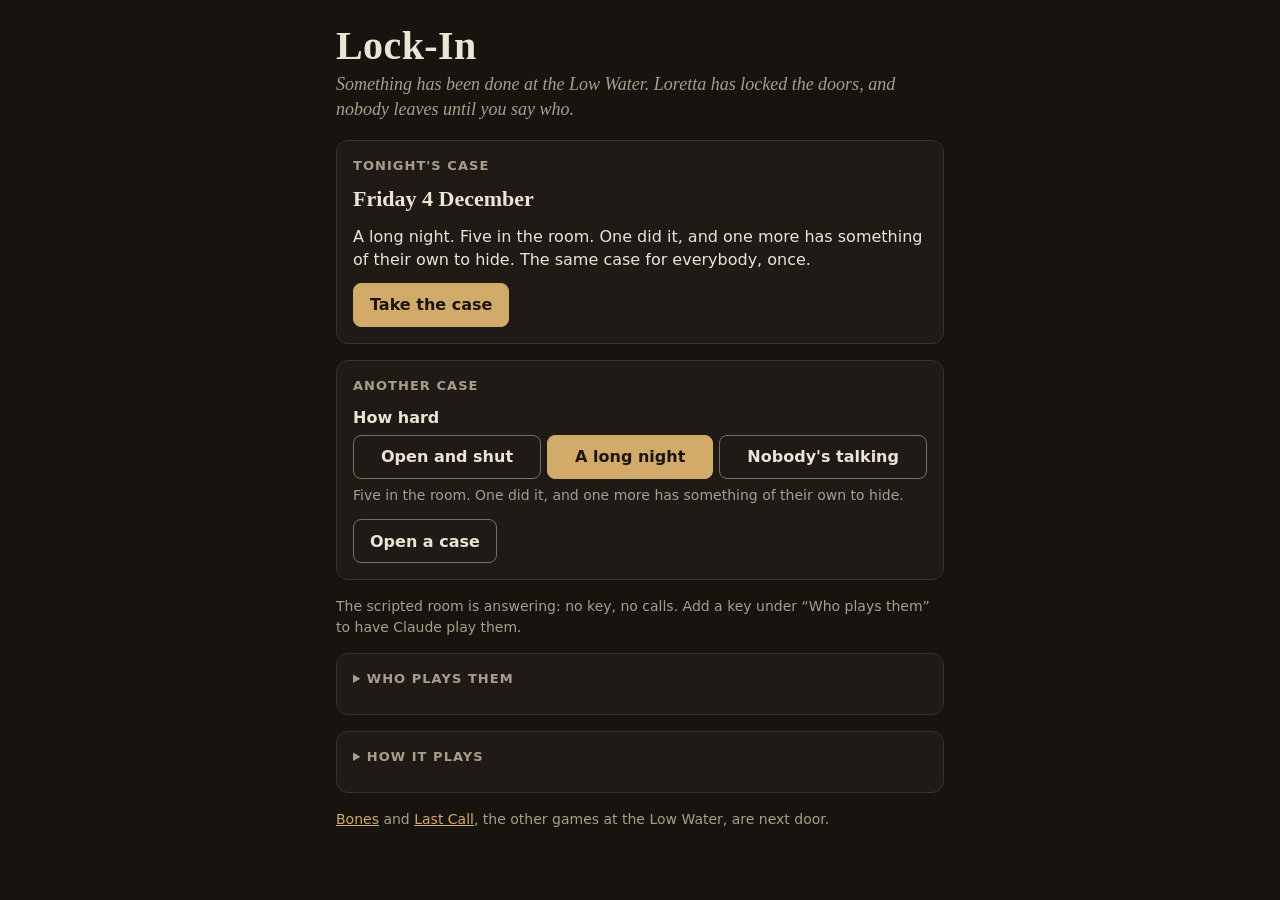
<file: lockin.html>
<!doctype html>
<html lang="en" data-theme="dark">
<head>
<meta charset="utf-8">
<!-- As the other two games: the page may talk only to the Anthropic API and run only its own inline code. -->
<meta http-equiv="Content-Security-Policy" content="default-src 'none'; script-src 'unsafe-inline'; style-src 'unsafe-inline'; connect-src https://api.anthropic.com; img-src data: blob:; base-uri 'none'; form-action 'none'">
<meta name="viewport" content="width=device-width, initial-scale=1, viewport-fit=cover, interactive-widget=resizes-content">
<meta name="color-scheme" content="dark light">
<meta name="theme-color" content="#17130f">
<title>Lock-In</title>
<script>
// The theme the town game was left in, before the first paint.
(function () {
  try {
    var saved = JSON.parse(window.localStorage.getItem('novatria.settings') || 'null');
    if (saved && (saved.theme === 'dark' || saved.theme === 'parchment')) document.documentElement.setAttribute('data-theme', saved.theme);
  } catch (e) { /* storage off: the default theme */ }
})();
</script>
<style>
:root {
  --read-font: Georgia, "Times New Roman", serif;
  --ui-font: system-ui, -apple-system, "Segoe UI", Roboto, "Helvetica Neue", Arial, sans-serif;
  --tap: 44px;
  --radius: 8px;
  --sat: env(safe-area-inset-top, 0px);
  --sab: env(safe-area-inset-bottom, 0px);
}
:root, :root[data-theme="dark"] {
  --bg: #17130f; --surface: #1f1a15; --surface-2: #2a241d; --text: #ece4d5; --muted: #a99e8b; --faint: #958b79;
  --border: #3a3229; --field: #7a6f5d; --accent: #d2aa69; --accent-ink: #1b150e; --danger: #e2917a; --good: #9fbf8a; --focus: #e9c27f;
  --person-1: #74493a; --person-2: #57613d; --person-3: #3e5969; --person-4: #7a5f2d; --person-5: #604459; --person-6: #3d6057;
  --felt: #233029; --felt-edge: #3d2f22; --night: #0d1016;
  --name-1: #e2a48f; --name-2: #b9c98a; --name-3: #96c0d8; --name-4: #e2c27c; --name-5: #d3a6cb; --name-6: #90d0bb;
  color-scheme: dark;
}
:root[data-theme="parchment"] {
  --bg: #f4ecda; --surface: #ede3cc; --surface-2: #e4d7bb; --text: #2a2217; --muted: #57492f; --faint: #6a5d45;
  --border: #cdbd9b; --field: #857559; --accent: #815219; --accent-ink: #fbf6ea; --danger: #9c3d28; --good: #3f6a2c; --focus: #815219;
  --person-1: #dbb4a0; --person-2: #c6c89e; --person-3: #b3c5cd; --person-4: #dfc48b; --person-5: #d3b7c4; --person-6: #aecabd;
  --felt: #c9d3bd; --felt-edge: #a98d63; --night: #cfd3dc;
  --name-1: #873b22; --name-2: #4a561b; --name-3: #2a566f; --name-4: #6a4d0b; --name-5: #693758; --name-6: #1d5e4e;
  color-scheme: light;
}
* { box-sizing: border-box; }
html, body { height: 100%; margin: 0; }
body { background: var(--bg); color: var(--text); font: 16px/1.45 var(--ui-font); -webkit-text-size-adjust: 100%; }
button, input, select { font: inherit; color: inherit; }
a { color: var(--accent); }
[hidden] { display: none !important; }
.visually-hidden { position: absolute; width: 1px; height: 1px; overflow: hidden; clip: rect(0 0 0 0); white-space: nowrap; }
:focus-visible { outline: 2px solid var(--focus); outline-offset: 2px; }
.btn {
  display: inline-flex; align-items: center; justify-content: center; min-height: var(--tap); padding: 0 16px;
  border: 1px solid var(--field); border-radius: var(--radius); background: var(--surface); cursor: pointer; font-weight: 600; text-decoration: none;
}
.btn.primary { background: var(--accent); border-color: var(--accent); color: var(--accent-ink); }
.btn.ghost { border-color: transparent; background: transparent; }
.btn.danger { border-color: var(--danger); color: var(--danger); }
.btn[disabled] { opacity: .5; cursor: not-allowed; }
.input { min-height: var(--tap); width: 100%; padding: 8px 12px; border: 1px solid var(--field); border-radius: var(--radius); background: var(--surface); font-size: 16px; }
.screen { display: none; min-height: 100%; }
.screen.active { display: block; }

/* ===== Home ===== */
.home { max-width: 640px; margin: 0 auto; padding: calc(24px + var(--sat)) 16px calc(32px + var(--sab)); }
.home h1 { margin: 0 0 4px; font: 600 40px/1.1 var(--read-font); letter-spacing: .01em; }
.home .tag { margin: 0 0 18px; color: var(--muted); font: italic 18px/1.4 var(--read-font); }
.home p { margin: 0 0 12px; }
.card { margin: 16px 0; padding: 16px; border: 1px solid var(--border); border-radius: 12px; background: var(--surface); }
.card h2 { margin: 0 0 10px; font-size: 13px; letter-spacing: .08em; text-transform: uppercase; color: var(--muted); }
.field { display: grid; gap: 6px; margin: 0 0 14px; }
.field > label, .field > .label { font-weight: 600; }
.field .help { color: var(--muted); font-size: 14px; }
.seg { display: flex; flex-wrap: wrap; gap: 6px; }
.seg .btn { flex: 1 1 auto; }
.seg .btn[aria-pressed="true"] { background: var(--accent); border-color: var(--accent); color: var(--accent-ink); }
.row { display: flex; flex-wrap: wrap; gap: 8px; align-items: center; }
.how li { margin: 0 0 6px; }
.note { color: var(--muted); font-size: 14px; }
.err { color: var(--danger); }
.home details.card > summary { cursor: pointer; font-size: 13px; letter-spacing: .08em; text-transform: uppercase; color: var(--muted); font-weight: 700; min-height: 28px; }
.home details.card[open] > summary { margin-bottom: 12px; }
.check { display: flex; align-items: center; gap: 8px; min-height: 32px; font-weight: 400; font-size: 14px; }
.check input { width: 18px; height: 18px; flex: none; }
.daily-title { margin: 0 0 4px; font: 600 22px/1.2 var(--read-font); }
.stars { color: var(--accent); letter-spacing: .08em; white-space: nowrap; }
.book p { margin: 0 0 6px; }
.book #book-line { font: 600 18px/1.3 var(--read-font); }

/* ===== The case ===== */
#screen-game.active { display: flex; flex-direction: column; height: 100%; height: 100dvh; }
.topbar { flex: none; display: flex; align-items: center; gap: 10px; padding: calc(8px + var(--sat)) 12px 8px; border-bottom: 1px solid var(--border); }
.topbar .title { font: 600 18px/1.1 var(--read-font); white-space: nowrap; }
.topbar .left { white-space: nowrap; color: var(--accent); font-size: 14px; font-weight: 700; }
.topbar .left[data-low="1"] { color: var(--danger); font-weight: 700; }
.topbar .btn { padding: 0 10px; }
.topbar .sp { flex: 1; }
.stage { flex: 1 1 auto; min-height: 0; display: flex; justify-content: center; }
.wrap { flex: 1 1 0; min-width: 0; min-height: 0; display: flex; flex-direction: column; max-width: 760px; }
/* The notes: beside the talk on a wide screen, a page of their own on a phone (the top bar's Notes). */
.notes { flex: 0 0 420px; min-height: 0; overflow-y: auto; overscroll-behavior: contain; padding: 12px 14px calc(16px + var(--sab)); border-left: 1px solid var(--border); }
.notes h2 { margin: 0 0 8px; font: 600 22px/1.2 var(--read-font); }
.notes h3 { margin: 16px 0 6px; font-size: 13px; letter-spacing: .08em; text-transform: uppercase; color: var(--muted); }
.notes p { margin: 0 0 8px; font-size: 14px; line-height: 1.4; }
.nt-grid { width: 100%; border-collapse: collapse; table-layout: fixed; font-size: 14px; line-height: 1.3; }
.nt-grid col.nt-who { width: 76px; }
.nt-grid th, .nt-grid td { padding: 6px 6px 6px 0; border-top: 1px solid var(--border); text-align: left; vertical-align: top; overflow-wrap: anywhere; }
.nt-grid thead th { border-top: 0; font-size: 11px; letter-spacing: .06em; text-transform: uppercase; color: var(--muted); }
.nt-grid tbody th { font-weight: 700; }
.nt-grid tbody th .say-face { display: block; margin-bottom: 2px; }
.nt-grid tbody th .who-tag { display: block; font-size: 9px; }
.nt-grid tr[data-mark="sus"] .who-tag { color: var(--danger); }
.nt-grid tr[data-mark="clear"] .who-tag { color: var(--good); }
.nt-own[data-struck="1"] { text-decoration: line-through; color: var(--muted); }
.nt-none { color: var(--faint); font-style: italic; }
.nt-by { margin-top: 3px; color: var(--muted); font-size: 12px; }
@media (min-width: 980px) { #btn-notes { display: none; } }
@media (max-width: 979px) {
  .notes { display: none; flex: 1 1 auto; border-left: 0; }
  #screen-game[data-notes="1"] .notes { display: block; }
  #screen-game[data-notes="1"] .wrap { display: none; }
}
/* Who is in the room: Loretta, then the ones she kept back. Tap one to sit them down. */
.strip { flex: none; display: grid; grid-template-columns: repeat(var(--n, 6), minmax(0, 1fr)); gap: 2px; padding: 8px 6px 4px; border-bottom: 1px solid var(--border); }
.who { display: grid; justify-items: center; gap: 1px; min-width: 0; min-height: 62px; padding: 3px 0 2px; border: 0; border-radius: 10px; background: transparent; cursor: pointer; }
.who-face { position: relative; width: 40px; height: 40px; border-radius: 50%; overflow: hidden; box-shadow: 0 0 0 2px var(--border); background: var(--surface-2); }
.who-name { max-width: 100%; overflow: hidden; text-overflow: ellipsis; white-space: nowrap; font-size: 12px; line-height: 1.2; }
.who-tag { font-size: 9px; line-height: 1.15; font-weight: 700; letter-spacing: .03em; text-transform: uppercase; color: var(--muted); white-space: nowrap; }
.who[data-sel="1"] .who-face { box-shadow: 0 0 0 3px var(--accent); }
.who[data-sel="1"] .who-name { font-weight: 700; }
.who[data-mark="sus"] .who-face { box-shadow: 0 0 0 3px var(--danger); }
.who[data-mark="clear"] .who-face { box-shadow: 0 0 0 3px var(--good); }
.who[data-sel="1"][data-mark] .who-face { outline: 2px solid var(--accent); outline-offset: 3px; }
.who[data-mark="sus"] .who-tag { color: var(--danger); }
.who[data-mark="clear"] .who-tag { color: var(--good); }
.who[data-it="1"] .who-tag { color: var(--danger); }
.face { display: block; width: 100%; height: 100%; }
.face .face-bg { fill: var(--person-1); }
.face[data-hue="2"] .face-bg { fill: var(--person-2); }
.face[data-hue="3"] .face-bg { fill: var(--person-3); }
.face[data-hue="4"] .face-bg { fill: var(--person-4); }
.face[data-hue="5"] .face-bg { fill: var(--person-5); }
.face[data-hue="6"] .face-bg { fill: var(--person-6); }
.sheet { flex: none; display: flex; flex-wrap: wrap; align-items: center; gap: 4px 10px; margin: 6px 12px 0; padding: 5px 8px; border: 1px solid var(--border); border-radius: 10px; background: var(--surface); }
.sheet-head { flex: 1 1 10em; display: flex; flex-wrap: wrap; align-items: baseline; gap: 2px 8px; min-width: 0; }
.sheet-name { font-weight: 700; }
.sheet-role { color: var(--muted); font-size: 13px; }
.sheet-acts { display: flex; gap: 6px; }
.sheet-acts .btn { padding: 0 12px; font-size: 14px; }
.sheet-acts .btn[aria-pressed="true"][data-mark="sus"] { background: var(--surface-2); border-color: var(--danger); color: var(--danger); }
.sheet-acts .btn[aria-pressed="true"][data-mark="clear"] { background: var(--surface-2); border-color: var(--good); color: var(--good); }
.log-wrap { flex: 1 1 auto; min-height: 72px; overflow-y: auto; padding: 6px 12px; overscroll-behavior: contain; }
.log { display: grid; gap: 2px; }
.say { display: grid; grid-template-columns: 26px minmax(0, 1fr); gap: 6px; align-items: start; margin-top: 4px; }
.say-face { width: 26px; height: 26px; border-radius: 50%; overflow: hidden; box-shadow: 0 0 0 1px var(--border); }
.say-text { justify-self: start; max-width: 88%; margin: 0; padding: 5px 10px 6px; border-radius: 4px 14px 14px 14px; background: var(--surface-2); font: 15px/1.3 var(--ui-font); overflow-wrap: anywhere; }
.say-head { display: block; }
.say-who { font: 700 12px/1.3 var(--ui-font); color: var(--name-1); }
.say[data-hue="2"] .say-who { color: var(--name-2); }
.say[data-hue="3"] .say-who { color: var(--name-3); }
.say[data-hue="4"] .say-who { color: var(--name-4); }
.say[data-hue="5"] .say-who { color: var(--name-5); }
.say[data-hue="6"] .say-who { color: var(--name-6); }
.say-text .role { margin-left: 5px; font: 600 10px/1 var(--ui-font); letter-spacing: .04em; text-transform: uppercase; color: var(--muted); }
.say[data-you="1"] { grid-template-columns: minmax(0, 1fr); }
.say[data-you="1"] .say-face { display: none; }
.say[data-you="1"] .say-text { justify-self: end; border-radius: 14px 4px 14px 14px; background: var(--accent); color: var(--accent-ink); }
.say[data-you="1"] .say-who { color: inherit; font-weight: 600; opacity: .8; }
.say[data-changed="1"] .say-text { box-shadow: inset 0 0 0 2px var(--danger); }
.say[data-changed="1"] .role { color: var(--danger); }
.say[data-kind="last"] .say-text { font-weight: 600; }
.typing { display: flex; align-items: center; gap: 4px; min-height: 30px; margin-top: 6px; }
.typing .say-face { width: 22px; height: 22px; }
.typing-dots { display: inline-flex; gap: 3px; margin-left: 2px; padding: 9px 10px; border-radius: 14px; background: var(--surface-2); }
.typing-dots i { width: 6px; height: 6px; border-radius: 50%; background: var(--muted); }
.sys { margin: 2px 0; padding: 5px 9px; border-left: 3px solid var(--accent); background: var(--surface); border-radius: 0 var(--radius) var(--radius) 0; font-size: 14px; line-height: 1.35; }
.sys[data-kind="notice"] { border-left-color: var(--field); color: var(--muted); }
.sys[data-kind="note"] { border: 0; background: transparent; padding: 0 2px 0 34px; color: var(--muted); font-size: 12px; }
.sys[data-kind="note"]::before { content: "Noted: "; font-weight: 700; }
.sys[data-kind="end"] { font-weight: 700; }
.sys[data-kind="bad"] { border-left-color: var(--danger); font-weight: 700; }
.chips { display: flex; align-items: center; gap: 6px; overflow-x: auto; scrollbar-width: none; margin: 0 -12px; padding: 0 12px; }
.chips::-webkit-scrollbar { display: none; }
.chip { flex: none; min-height: var(--tap); padding: 0 13px; border: 1px solid var(--field); border-radius: 22px; background: var(--surface); font-size: 14px; font-weight: 600; cursor: pointer; white-space: nowrap; }
.chip[disabled] { opacity: .5; cursor: not-allowed; }
.chip[data-chip="put"] { border-color: var(--danger); }
.composer { flex: none; display: grid; gap: 6px; padding: 6px 12px calc(6px + var(--sab)); border-top: 1px solid var(--border); background: var(--bg); }
.composer .line { display: flex; gap: 6px; }
.composer .line .input { flex: 1 1 auto; min-width: 0; }
.composer .line .btn { flex: none; min-width: 68px; padding: 0 12px; }
.composer .acts { display: flex; flex-wrap: wrap; gap: 6px; }
.composer .acts .btn { flex: 1 1 auto; }
.cost { color: var(--faint); font-size: 11px; line-height: 1.2; text-align: center; }
dialog { width: min(560px, calc(100vw - 24px)); max-width: none; max-height: calc(100dvh - 24px); padding: 18px; border: 1px solid var(--border); border-radius: 12px; background: var(--surface); color: var(--text); }
dialog::backdrop { background: rgba(0, 0, 0, .55); }
dialog h2 { margin: 0 0 8px; font: 600 24px/1.2 var(--read-font); }
/* A title that is given the focus by the page (never by Tab) wears no ring. */
[tabindex="-1"]:focus, [tabindex="-1"]:focus-visible { outline: none; }
dialog h3 { margin: 14px 0 4px; font-size: 13px; letter-spacing: .08em; text-transform: uppercase; color: var(--muted); }
dialog p { margin: 0 0 10px; }
dialog ul, dialog ol { margin: 0 0 10px; padding: 0 0 0 20px; }
dialog li { margin: 0 0 5px; }
dialog .row { justify-content: flex-end; margin-top: 12px; }
.scroll { max-height: min(64vh, calc(100dvh - 190px)); overflow-y: auto; overscroll-behavior: contain; }
.verdict { font: 600 30px/1.1 var(--read-font); color: var(--accent); }
.verdict[data-stars="0"] { color: var(--danger); }
.extra { padding: 6px 9px; border-left: 3px solid var(--accent); background: var(--surface-2); border-radius: 0 var(--radius) var(--radius) 0; font-size: 14px; line-height: 1.35; }
.extra[data-ok="1"] { border-left-color: var(--good); }
.extra[data-ok="0"] { border-left-color: var(--danger); }
.nb-row { display: grid; grid-template-columns: minmax(0, 1fr) auto; gap: 8px; align-items: center; padding: 2px 0; font-size: 14px; line-height: 1.35; }
.nb-row[data-struck="1"] .nb-text { text-decoration: line-through; color: var(--muted); }
.nb-row .btn { min-height: 36px; padding: 0 10px; font-size: 13px; }
.nb-none { color: var(--muted); font-size: 14px; }
.people { display: grid; gap: 6px; }
.people .btn { justify-content: flex-start; gap: 10px; padding: 4px 12px; }
.people .say-face { flex: none; }
.truth { width: 100%; border-collapse: collapse; font-size: 14px; }
.truth th, .truth td { padding: 4px 6px 4px 0; border-bottom: 1px solid var(--border); text-align: left; vertical-align: top; }
.truth th { font-size: 11px; letter-spacing: .06em; text-transform: uppercase; color: var(--muted); }
.truth .lie { color: var(--danger); }
.thought { font: italic 15px/1.35 var(--read-font); }
@media (prefers-reduced-motion: no-preference) {
  .typing-dots i { animation: blink 1.2s ease-in-out infinite; }
  .typing-dots i:nth-child(2) { animation-delay: .2s; }
  .typing-dots i:nth-child(3) { animation-delay: .4s; }
  @keyframes blink { 0%, 60%, 100% { opacity: .3; } 30% { opacity: 1; } }
}
@media (max-width: 420px) {
  .who-face { width: 36px; height: 36px; }
  .who-name { font-size: 11px; }
  .sheet-acts .btn { padding: 0 9px; }
}
@media (max-height: 640px) {
  .cost { display: none; }
  .who { min-height: 54px; }
  .who-face { width: 32px; height: 32px; }
}
/* Typing on a phone with the keyboard up: the faces and the sheet step aside so the talk and the box have the room. */
@media (max-height: 460px) and (max-width: 700px) {
  .wrap:has(#say:focus) .strip, .wrap:has(#say:focus) .sheet, .wrap:has(#say:focus) .chips, .wrap:has(#say:focus) .cost, .wrap:has(#say:focus) .acts { display: none; }
  .topbar { padding-top: 4px; padding-bottom: 4px; }
}
</style>
</head>
<body>
<div id="app">
  <section id="screen-home" class="screen active" aria-labelledby="home-title">
    <div class="home">
      <h1 id="home-title" tabindex="-1">Lock-In</h1>
      <p class="tag">Something has been done at the Low Water. Loretta has locked the doors, and nobody leaves until you say who.</p>
      <div class="row" id="home-continue-row" hidden>
        <button type="button" class="btn primary" id="btn-continue">Back to the case</button>
        <span class="note" id="home-continue-note"></span>
      </div>
      <div class="card" id="home-daily">
        <h2>Tonight's case</h2>
        <p class="daily-title" id="daily-title"></p>
        <p id="daily-line"></p>
        <div class="row">
          <button type="button" class="btn primary" id="btn-daily">Take the case</button>
          <button type="button" class="btn" id="btn-share" hidden>Copy the result</button>
          <span class="note" id="share-note" role="status"></span>
        </div>
      </div>
      <div class="card">
        <h2>Another case</h2>
        <div class="field">
          <span class="label" id="l-level">How hard</span>
          <div class="seg" role="group" aria-labelledby="l-level" id="f-level">
            <button type="button" class="btn" data-v="1" aria-pressed="false">Open and shut</button>
            <button type="button" class="btn" data-v="2" aria-pressed="true">A long night</button>
            <button type="button" class="btn" data-v="3" aria-pressed="false">Nobody's talking</button>
          </div>
          <span class="help" id="level-help"></span>
        </div>
        <p class="err" id="home-err" role="alert" hidden></p>
        <div class="row"><button type="button" class="btn" id="btn-new">Open a case</button></div>
      </div>
      <div class="card book" id="home-book" hidden>
        <h2>Your casebook</h2>
        <p id="book-line"></p>
        <p class="note" id="book-rank"></p>
        <p class="note" id="book-people"></p>
      </div>
      <p class="note" id="who-note"></p>
      <details class="card" id="home-set">
        <summary>Who plays them</summary>
        <div class="field">
          <span class="label" id="l-mode">The people in the room</span>
          <div class="seg" role="group" aria-labelledby="l-mode" id="f-mode">
            <button type="button" class="btn" data-v="claude" aria-pressed="false">Claude</button>
            <button type="button" class="btn" data-v="demo" aria-pressed="true">Scripted (no key)</button>
          </div>
          <span class="help" id="mode-help"></span>
        </div>
        <div id="claude-fields">
          <div class="field">
            <label for="f-key">Anthropic API key</label>
            <input class="input" id="f-key" type="password" autocomplete="off" spellcheck="false" placeholder="sk-ant-…">
            <label class="check"><input type="checkbox" id="f-keep"> Remember on this device</label>
            <span class="help" id="key-help">Sent only to api.anthropic.com from this page. Unticked, it is kept until this tab is closed. Ticked, it stays in this browser, where the other pages of this site can read it (Last Call and the town game use the same one): tick it only on your own device.</span>
          </div>
          <div class="field">
            <label for="f-model">Model</label>
            <select class="input" id="f-model">
              <option value="claude-opus-5-5">Claude Opus 5.5 (default)</option>
              <option value="claude-fable-5-2">Claude Fable 5.2 (sharpest, slowest, most expensive)</option>
              <option value="claude-sonnet-5-5">Claude Sonnet 5.5 (faster, cheaper)</option>
              <option value="claude-haiku-5-5">Claude Haiku 5.5 (fastest, cheapest)</option>
            </select>
            <span class="help">Each answer is one short call, and a case is ten to twenty of them.</span>
          </div>
        </div>
      </details>
      <details class="card how" id="home-how">
        <summary>How it plays</summary>
        <ul>
          <li><b>One of them did it, alone.</b> Loretta tells you what, where and when, and what was found there.</li>
          <li><b>Tap a face and ask.</b> Type anything, or tap a question. They answer one thing at a time, and every question you ask is one off your count.</li>
          <li><b>Whoever did it will lie to you.</b> The others may lie about <i>themselves</i>, because people have business of their own. Only the guilty one lies about anybody else.</li>
          <li><b>So a person is in the clear when somebody else puts them away from it:</b> somewhere else when it happened, or somewhere else when the trace was picked up. Either the one saying so is honest, or they are the one.</li>
          <li><b>Your notes write themselves.</b> When someone says where they were at ten, it goes on the notes page at once, in a grid of who says they were where and when, with who else has put them there. When two accounts do not fit, <b>put one to the other</b> from that page: with real proof in front of them a liar changes their story. A bluff does nothing.</li>
          <li><b>Name one.</b> Right is good. <b>Airtight</b> is better: every other person in the room put in the clear by your notes. Three stars is airtight in close to the fewest questions it could have taken, and the case tells you afterwards what that shortest way was.</li>
          <li><b>Tonight's case</b> is the same for everybody, once a day. The casebook keeps your record, and who you have had in the chair before.</li>
        </ul>
        <p class="note">The code decides who did it, who was where and who is lying. The people only talk.</p>
      </details>
      <p class="note"><a href="index.html">Bones</a> and <a href="lastcall.html">Last Call</a>, the other games at the Low Water, are next door.</p>
    </div>
  </section>

  <section id="screen-game" class="screen" aria-labelledby="game-title">
    <div class="topbar">
      <span class="title" id="game-title" tabindex="-1">Lock-In</span>
      <span class="left" id="tb-left"></span>
      <span class="sp"></span>
      <button type="button" class="btn ghost" id="btn-notes" aria-pressed="false">Notes</button>
      <button type="button" class="btn ghost" id="btn-quit">Leave</button>
    </div>
    <div class="stage">
    <div class="wrap">
      <div class="strip" id="strip" role="group" aria-label="Who is in the room"></div>
      <div class="sheet" id="sheet" hidden></div>
      <div class="log-wrap" id="log-wrap"><div class="log" id="log" role="log" aria-live="polite"></div><div class="typing" id="typing" hidden></div></div>
      <div class="composer" id="composer">
        <div class="chips" id="chips" role="group" aria-label="Questions"></div>
        <div class="line" id="say-line">
          <label class="visually-hidden" for="say">Ask something</label>
          <input class="input" id="say" maxlength="200" autocomplete="off" enterkeyhint="send" placeholder="Ask something">
          <button type="button" class="btn" id="btn-say">Ask</button>
        </div>
        <div class="acts" id="acts"></div>
        <div class="cost" id="cost"></div>
      </div>
    </div>
    <aside class="notes" id="notes" aria-label="Notes"></aside>
    </div>
  </section>
</div>
<dialog id="dlg" aria-labelledby="dlg-title"></dialog>

<script type="application/json" id="cast">[{"id":"npc_loretta","name":"Loretta Gaddis","age":60,"pronouns":"she","role":"owner and bartender of the Low Water","look":"Rail-thin woman of sixty with frosted hair, reading glasses on a beaded chain and a bar towel over one shoulder.","voice":"Flat and unhurried; calls everybody 'hon', answers a question she doesn't like by asking what you're drinking, and never says a name out loud if she can point instead.","personality":["unflappable","loyal"],"ties":[{"id":"npc_tammy","as":"employee"},{"id":"npc_lyman","as":"employee"},{"id":"npc_jodie","as":"employee"}]},{"id":"npc_royce","name":"Royce Pittman","age":56,"pronouns":"he","role":"owner of Pittman's Gas and Service and the swing vote on the town council","look":"Big, soft-bellied man in his fifties in a feed-store cap and a short-sleeved dress shirt, with a pen behind each ear.","voice":"Folksy and slippery; dodges a straight answer, now and then with a story about his daddy; once in a while hedges with 'now, I'm not saying'; laughs to fill a silence.","personality":["genial","cowardly"],"ties":[{"id":"npc_darlene","as":"wife"},{"id":"npc_dewayne","as":"employee"}]},{"id":"npc_vada","name":"Vada Sturdivant","age":80,"pronouns":"she","role":"widow who owns Sturdivant House and the bottomland downstream","look":"Small, straight-backed woman of eighty in a cardigan and pearls, with garden dirt under her nails and a cane she points with more than she leans on.","voice":"Crisp and formal, with an old schoolteacher's diction; calls grown men 'son', corrects your grammar mid-sentence, and answers questions about money by asking who your people are.","personality":["imperious","sentimental"],"ties":[{"id":"npc_carter","as":"son"},{"id":"npc_odessa","as":"employee"},{"id":"npc_lamar","as":"tenant"}]},{"id":"npc_carter","name":"Carter Sturdivant","age":45,"pronouns":"he","role":"head of Sturdivant Land and Timber, who holds half the town's paper","look":"Trim, tanned man of forty-five in a quarter-zip pullover and pressed khakis, turning a truck key fob over and over in his fingers.","voice":"Fast and friendly, like a salesman closing; uses your first name too soon and too often, talks about 'the future of this town', and states every sum to the dollar.","personality":["ambitious","smooth"],"ties":[{"id":"npc_vada","as":"mother"},{"id":"npc_dwight","as":"employee"}]},{"id":"npc_jolene","name":"Jolene Overstreet","age":57,"pronouns":"she","role":"mayor and town clerk","look":"Heavy-set woman in her fifties in a cardigan over a church T-shirt, with a lanyard of keys and a phone she keeps checking for a signal it never finds.","voice":"Brisk and procedural; cites ordinances by number, says 'that's a council matter' to shut a subject, and drops to a whisper to say anything kind.","personality":["officious","frightened"],"ties":[{"id":"npc_gerald","as":"husband"},{"id":"npc_annette","as":"daughter"}]},{"id":"npc_hollis","name":"Hollis Byrd","age":65,"pronouns":"he","role":"owner of Byrd's Pawn and a member of the town council","look":"Stooped, pot-bellied man of sixty-five in suspenders and a fishing vest, with a jeweler's loupe on a cord and a toothpick that never leaves his mouth.","voice":"Slow and sideways, never a straight yes or no; calls everything 'merchandise', prices things before you ask, and says 'I don't ask where, I ask how much.'","personality":["sociable","greedy"],"ties":[{"id":"npc_nikki","as":"tenant"}]},{"id":"npc_wade","name":"Wade Purvis","age":57,"pronouns":"he","role":"owner of Purvis Landing and boss of the Night Run","look":"Lean, sunburnt man in his fifties with a gray ponytail, a faded camouflage cap and the tip of one finger missing.","voice":"Quiet and dry; lets you talk yourself out, answers in river terms like stage, chop and slack water, and never says the word police, only 'the law'.","personality":["patient","ruthless"],"ties":[{"id":"npc_lorna","as":"wife"},{"id":"npc_colt","as":"nephew"}]},{"id":"npc_colt","name":"Colt Purvis","age":22,"pronouns":"he","role":"deckhand on the Night Run","look":"Wiry kid of twenty-two in a sleeveless shirt and white rubber boots, with a fresh tattoo still peeling on his forearm.","voice":"Fast and jumpy; talks over you, calls men 'bro' and women 'ma'am', brags about money he doesn't have, and laughs at things that aren't funny.","personality":["reckless","boastful"],"ties":[{"id":"npc_wade","as":"uncle"},{"id":"npc_lorna","as":"aunt"},{"id":"npc_trent","as":"friend"}]},{"id":"npc_marcus","name":"Marcus Bell","age":50,"pronouns":"he","role":"chief of police","look":"Tall, heavy-shouldered man of fifty in a pressed uniform shirt gone tight at the buttons, with a shaved head and a limp he hides badly.","voice":"Courteous and relentless; says 'sir' and 'ma'am', asks the same question three different ways, and writes your answers in a pocket notebook while you watch him do it.","personality":["methodical","stubborn"],"ties":[{"id":"npc_travis","as":"employee"},{"id":"npc_nikki","as":"employee"},{"id":"npc_glenda","as":"employee"}]},{"id":"npc_travis","name":"Travis Cagle","age":28,"pronouns":"he","role":"night-shift police officer","look":"Thick-necked man of twenty-eight in a uniform with the sleeves rolled, a dip of tobacco in his lip and a new watch too nice for his pay.","voice":"Loud and buddy-buddy, all 'my man' and 'hoss'; talks about his boat, laughs before his own punchlines, and goes quiet the second anyone mentions money.","personality":["vain","jumpy"],"ties":[{"id":"npc_marcus","as":"boss"},{"id":"npc_shayla","as":"girlfriend"}]},{"id":"npc_ray","name":"Ray Dees","age":65,"pronouns":"he","role":"pastor of Riverside Baptist Church","look":"Round-faced man of sixty-five in a short-sleeved white shirt and clip-on tie, with a hearing aid and a pocket full of peppermints.","voice":"Slow and warm, with a preacher's rhythm even at the gas pump; sometimes answers a hard question with a Bible story, and somehow gets the answer out of you instead.","personality":["kind","nosy"],"ties":[{"id":"npc_nadine","as":"wife"}]},{"id":"npc_june","name":"June Satterfield","age":60,"pronouns":"she","role":"retired nurse who patches people up at her kitchen table","look":"Stout woman of sixty in scrub pants and a sweatshirt from a hospital that closed, with her gray hair in a clip and a canvas bag that rattles.","voice":"Blunt and clinical; asks what you took and how much before she asks your name, swears mildly, and never tells anyone not to worry.","personality":["unshockable","tired"],"ties":[{"id":"npc_burl","as":"husband"}]},{"id":"npc_dewayne","name":"Dewayne Mangum","age":40,"pronouns":"he","role":"mechanic in the service bays at Pittman's","look":"Short, broad man of forty with grease worked into every knuckle, safety glasses pushed up on a bald head and a shop rag in his back pocket.","voice":"Few words, all of them about engines; says 'mm-hm' for yes and 'well' for no, and talks to the truck he's working on more than to you.","personality":["careful","honest"],"ties":[{"id":"npc_mavis","as":"wife"},{"id":"npc_royce","as":"boss"}]},{"id":"npc_tammy","name":"Tammy Lott","age":42,"pronouns":"she","role":"cook at the Low Water","look":"Hollow-eyed woman of forty-two in a hairnet and a stained Low Water T-shirt, with her daughter's name tattooed fresh on the inside of her wrist.","voice":"Hoarse and short; says exactly what she thinks in as few words as possible, swears at the grill, and goes very calm and polite when she is angriest.","personality":["grieving","relentless"],"ties":[{"id":"npc_loretta","as":"boss"}]},{"id":"npc_mavis","name":"Mavis Mangum","age":41,"pronouns":"she","role":"night manager at the Riverview Motor Court","look":"Small, sharp-faced woman of forty-one with dyed black hair scraped into a clip, a motel key ring on a coiled cord around her wrist and an unlit cigarette behind one ear.","voice":"Clipped and sour; tells you what a thing will cost her before she says yes or no, calls people mister or miss like a complaint, and jingles her keys when she wants you gone.","personality":["bitter","shrewd"],"ties":[{"id":"npc_dewayne","as":"husband"},{"id":"npc_brianna","as":"employee"}]},{"id":"npc_darlene","name":"Darlene Pittman","age":54,"pronouns":"she","role":"Royce's wife, who keeps the books at Pittman's","look":"Tall, careful woman in her fifties with a short silver bob, a blouse buttoned to the collar and a pencil she taps against her teeth while she adds.","voice":"Polite and exact; answers questions about Royce with figures instead of feelings, slips into talking about him in the past tense, and excuses herself to get back to the books.","personality":["proud","watchful"],"ties":[{"id":"npc_royce","as":"husband"}]},{"id":"npc_nadine","name":"Nadine Dees","age":63,"pronouns":"she","role":"church secretary and pianist at Riverside Baptist","look":"Plump, bright-eyed woman of sixty-three in a holiday sweater whatever the season, with reading glasses pushed up into her curls.","voice":"Chirpy and thorough; reads records aloud in full, including the parts you did not ask for, and says bless you when she means go away.","personality":["fussy","kind"],"ties":[{"id":"npc_ray","as":"husband"}]},{"id":"npc_odessa","name":"Odessa Fairley","age":66,"pronouns":"she","role":"housekeeper and companion to Vada Sturdivant","look":"Tall, gray-haired woman of sixty-six in a starched apron over a church dress, with a small silver cross at her throat and shoes that make no sound.","voice":"Soft and exact; says Miss Vada says when she means herself, and hums a hymn under her breath when she disapproves of what you just said.","personality":["discreet","stubborn"],"ties":[{"id":"npc_vada","as":"boss"}]},{"id":"npc_lyman","name":"Lyman Coker","age":70,"pronouns":"he","role":"night bartender at the Low Water","look":"Gaunt man of seventy in a pearl-snap shirt, with an oxygen tube looped over his ears and a ledger of bar tabs in his shirt pocket.","voice":"Gloomy and courteous; expects the worst of everyone and thanks you, sincerely, when you prove him right.","personality":["gloomy","honest"],"ties":[{"id":"npc_loretta","as":"boss"},{"id":"npc_curtis","as":"friend"}]},{"id":"npc_elbert","name":"Elbert Gentry","age":88,"pronouns":"he","role":"the oldest man in town and on the town council, whose granddaddy ran the last ferry","look":"Bent, bright-eyed man of eighty-eight in suspenders and a cap from the 1982 bass tournament, with a cane carved from a cypress knee.","voice":"Tells you the year of everything, and corrects other people's stories about the river with the date it really happened and who drowned.","personality":["sly","garrulous"],"ties":[{"id":"npc_pearl","as":"sister"},{"id":"npc_glenda","as":"granddaughter"}]},{"id":"npc_pearl","name":"Pearl Gentry","age":79,"pronouns":"she","role":"columnist for the county weekly","look":"Tiny woman of seventy-nine in a lavender pantsuit, with a steno pad in her purse and a pencil stuck through her white bun.","voice":"Talks in newspaper headlines, asks for the spelling of your name before she asks anything else, and writes your answers down whether you like it or not.","personality":["nosy","fair"],"ties":[{"id":"npc_elbert","as":"brother"}]},{"id":"npc_glenda","name":"Glenda Pryor","age":40,"pronouns":"she","role":"police dispatcher and clerk at Town Hall","look":"Broad, freckled woman of forty with a dispatch headset pushed back in her red hair and a cardigan pocket full of pens.","voice":"Talks in radio shorthand out of habit, ten-four and what is your twenty, and repeats the last thing you said back to you as a question.","personality":["curious","loyal"],"ties":[{"id":"npc_elbert","as":"grandfather"},{"id":"npc_marcus","as":"boss"}]},{"id":"npc_nikki","name":"Nikki Ballard","age":31,"pronouns":"she","role":"day-shift police officer","look":"Compact, sunburned woman of thirty-one with a tight braid, a vest one size too big and mirrored sunglasses she takes off to look at you.","voice":"Brisk and dry; asks for your ID before small talk, answers a joke with the single word noted, and never fills a silence.","personality":["disciplined","ambitious"],"ties":[{"id":"npc_marcus","as":"boss"},{"id":"npc_hollis","as":"landlord"}]},{"id":"npc_virgil","name":"Virgil Odom","age":72,"pronouns":"he","role":"retired state bridge inspector who fishes the pier","look":"Lean, stooped man of seventy-two in a faded state highway cap, with a rusty tape measure clipped to his belt and a bucket of cut bait.","voice":"Speaks in load ratings and rust, ends an opinion with that is not my opinion, that is steel, and taps whatever he leans on to listen to it.","personality":["precise","lonely"],"ties":[{"id":"npc_lamar","as":"son-in-law"},{"id":"npc_trent","as":"grandson"}]},{"id":"npc_annette","name":"Annette Overstreet","age":34,"pronouns":"she","role":"seventh-grade teacher at the county middle school","look":"Slight woman of thirty-four with short dark hair, chalk dust on one sleeve and a tote bag of ungraded papers she carries everywhere.","voice":"Patient and precise; explains things in numbered steps whether you asked or not, and checks with make sense? before she lets you go.","personality":["patient","principled"],"ties":[{"id":"npc_jolene","as":"mother"},{"id":"npc_gerald","as":"father"}]},{"id":"npc_gerald","name":"Gerald Overstreet","age":61,"pronouns":"he","role":"Jolene's husband, retired from the paper mill","look":"Big, slow man of sixty-one in house slippers and a mill union jacket, with a police scanner clipped to his belt and turned up loud.","voice":"Starts half of what he says with scanner says, repeats every call he heard that day, and calls his wife the mayor even at supper.","personality":["gossipy","gentle"],"ties":[{"id":"npc_jolene","as":"wife"},{"id":"npc_annette","as":"daughter"}]},{"id":"npc_lamar","name":"Lamar Haskins","age":58,"pronouns":"he","role":"farmer and council member who leases Sturdivant land","look":"Thick, weathered man of fifty-eight in a seed company cap and mud-caked boots, with a farmer's tan that stops at his sleeves.","voice":"Slow and careful; talks in acres, bushels and inches of rain, and checks the sky before he answers anything hard.","personality":["practical","worried"],"ties":[{"id":"npc_trent","as":"son"},{"id":"npc_virgil","as":"father-in-law"},{"id":"npc_vada","as":"landlady"}]},{"id":"npc_trent","name":"Trent Haskins","age":24,"pronouns":"he","role":"Lamar's son, who drives the farm's grain truck","look":"Broad, easygoing man of twenty-four in a sleeveless camo shirt and a feed-store cap turned backward, with a sunburned neck and a cooler always in reach.","voice":"Easy and friendly; calls everybody cuz, is always halfway out the door on some errand, and laughs off a question with gotta run.","personality":["easygoing","reckless"],"ties":[{"id":"npc_lamar","as":"father"},{"id":"npc_virgil","as":"grandfather"},{"id":"npc_colt","as":"friend"}]},{"id":"npc_leon","name":"Leon Varner","age":47,"pronouns":"he","role":"repo man who buys bad debts for a title-loan outfit","look":"Heavy man of forty-seven in a golf shirt and wraparound sunglasses, with a clipboard under one arm and a tow truck he never turns off.","voice":"Polite and slow; calls you friend and works the late fees into every other sentence, the way another man would mention the weather.","personality":["patient","merciless"]},{"id":"npc_curtis","name":"Curtis Pruett","age":52,"pronouns":"he","role":"insurance man who runs the card game at the Low Water","look":"Dapper man of fifty-two in a short-sleeved dress shirt and a bolo tie, with a pinky ring and a deck of cards he shuffles one-handed.","voice":"Puts odds on everything, offers to settle any argument with a bet, and never says a number without saying what it pays.","personality":["charming","calculating"],"ties":[{"id":"npc_lyman","as":"friend"}]},{"id":"npc_boyd","name":"Boyd Teague","age":50,"pronouns":"he","role":"stranger who has had Room 9 at the motor court a week","look":"Big, quiet man of fifty in a pressed denim shirt, with a healed scar through one eyebrow and knuckles like walnuts.","voice":"Says very little, all of it polite, and always uses a person's full name, first and last, as if he were reading it off a list.","personality":["patient","vindictive"]},{"id":"npc_jodie","name":"Jodie Strayhorn","age":29,"pronouns":"she","role":"new waitress at the Low Water","look":"Wiry woman of twenty-nine with bleached hair growing out dark, a Low Water apron and a fading bruise she covers with makeup.","voice":"Quick and bright with the customers, then flat and careful the second anyone asks where she is from, and she changes the subject to the specials.","personality":["guarded","resourceful"],"ties":[{"id":"npc_loretta","as":"boss"}]},{"id":"npc_lorna","name":"Lorna Purvis","age":55,"pronouns":"she","role":"Wade's wife, who runs the bait shop at Purvis Landing","look":"Round, cheerful woman of fifty-five in rubber clogs, with a fishing-lure earring in one ear and a tub of crickets on the counter beside her.","voice":"Bait-shop chatter about what is biting and where, and the moment you ask about Wade, a bright you would have to ask him.","personality":["cheerful","loyal"],"ties":[{"id":"npc_wade","as":"husband"},{"id":"npc_colt","as":"nephew"}]},{"id":"npc_brianna","name":"Brianna Tolliver","age":23,"pronouns":"she","role":"housekeeper at the Riverview Motor Court","look":"Pale, thin young woman of twenty-three in a motel smock, with chipped nail polish and a hospital bracelet she has not cut off.","voice":"Soft and quick; apologizes before she says anything, sorry, sorry, and says thank you twice for anything at all.","personality":["shy","grateful"],"ties":[{"id":"npc_mavis","as":"boss"}]},{"id":"npc_shayla","name":"Shayla Rawls","age":25,"pronouns":"she","role":"hairdresser who works out of her trailer at Riverbend","look":"Pretty, round-faced woman of twenty-five in a hairdresser's smock, with a vape pen in one hand and two phones in the other.","voice":"Sweet and sticky; calls you sugar and asks three personal questions for every one you answer.","personality":["nosy","greedy"],"ties":[{"id":"npc_travis","as":"boyfriend"}]},{"id":"npc_dwight","name":"Dwight Spann","age":49,"pronouns":"he","role":"timber foreman for Sturdivant Land and Timber","look":"Rangy man of forty-nine in a hi-vis vest over a flannel shirt, with a can of survey paint in his hand and sunflower-seed shells on his boots.","voice":"Few words and a lot of spat sunflower seeds; never says Carter, only Mr. Sturdivant, and answers anything else with that is above my pay.","personality":["dutiful","hard"],"ties":[{"id":"npc_carter","as":"boss"}]},{"id":"npc_burl","name":"Burl Satterfield","age":66,"pronouns":"he","role":"June's husband, who fixes outboard motors","look":"Wide, red-faced man of sixty-six in bib overalls, with a lineman's scarred hands and a bent outboard propeller he files smooth while he talks.","voice":"Talks too loud after forty years around power lines, says what's that? and then answers what he thought you said.","personality":["cheerful","stubborn"],"ties":[{"id":"npc_june","as":"wife"}]}]</script>
<script>
'use strict';
/* Lock-In: a detective game at the Low Water (the owner, of Last Call:
   "how can I make it playable and entertaining, not just play it once,
   cool, then nah", and then "what about using that foundation to make a
   different game", and "Okay let's do the interrogation"). Something has
   been done in the bar; one of the people Loretta kept back did it, alone;
   the player questions them one at a time and names one.
   The code owns every fact: who did it, where everyone was, who is lying
   and about what, what clears a person, and whether the case the player
   built is airtight. The people only talk. With a key each of them is one
   Claude call that is told only what that person knows and what they have
   decided to say; without one a scripted room answers, which is also what
   a person falls back to when a call fails. One file, no build, no network
   but the Anthropic API. */
const Game = (() => {
  const ENDPOINT = 'https://api.anthropic.com/v1/messages';
  const API_VERSION = '2026-10-21';
  const SAVE_KEY = 'novatria.lockin';
  const SET_KEY = 'novatria.lockin.settings';
  const BOOK_KEY = 'novatria.lockin.book';
  const TOWN_KEY = 'novatria.apiKey';
  const SVG_NS = 'http://www.w3.org/2000/svg';
  const MODELS = ['claude-opus-5-5', 'claude-fable-5-2', 'claude-sonnet-5-5', 'claude-haiku-5-5'];
  // Per million tokens, in and out (the cache read at a tenth of the input price, a write at one and a quarter).
  const PRICES = { 'claude-opus-5-5': [4, 20], 'claude-fable-5-2': [8, 40], 'claude-sonnet-5-5': [2, 10], 'claude-haiku-5-5': [0.1, 0.5] };

  // ----- helpers -----
  const isObj = v => v !== null && typeof v === 'object' && !Array.isArray(v);
  const clamp = (n, a, b) => Math.min(b, Math.max(a, n));
  const $ = (sel, root) => (root || document).querySelector(sel);
  const $$ = (sel, root) => [...(root || document).querySelectorAll(sel)];
  const capFirst = t => { t = String(t || ''); return t.charAt(0).toUpperCase() + t.slice(1); };
  const andList = a => (a.length <= 1 ? a.join('') : `${a.slice(0, -1).join(', ')} and ${a[a.length - 1]}`);
  const cleanText = (t, n) => String(t === null || t === undefined ? '' : t).replace(/[\u0000-\u001f\u007f]+/g, ' ').replace(/\s+/g, ' ').trim().slice(0, n || 400);
  function appendKids(node, kid) {
    if (kid === null || kid === undefined || kid === false) return;
    if (Array.isArray(kid)) { kid.forEach(k => appendKids(node, k)); return; }
    node.append(kid instanceof Node ? kid : document.createTextNode(String(kid)));
  }
  function make(ns, tag, attrs, kids) {
    const node = ns ? document.createElementNS(ns, tag) : document.createElement(tag);
    if (attrs) {
      for (const k of Object.keys(attrs)) {
        const v = attrs[k];
        if (v === null || v === undefined || v === false) continue;
        if (k === 'class' && !ns) node.className = v;
        else if (k === 'dataset') Object.assign(node.dataset, v);
        else if (k.startsWith('on') && typeof v === 'function') node.addEventListener(k.slice(2), v);
        else if (!ns && (k === 'value' || k === 'disabled' || k === 'hidden')) node[k] = v;
        else node.setAttribute(k, v === true ? '' : String(v));
      }
    }
    for (const kid of kids) appendKids(node, kid);
    return node;
  }
  function el(tag, attrs) { return make(null, tag, attrs, [].slice.call(arguments, 2)); }
  function sv(tag, attrs) { return make(SVG_NS, tag, attrs, [].slice.call(arguments, 2)); }
  const store = {
    get(k) { try { return window.localStorage.getItem(k); } catch (e) { return null; } },
    set(k, v) { try { window.localStorage.setItem(k, v); return true; } catch (e) { return false; } },
    del(k) { try { window.localStorage.removeItem(k); } catch (e) { /* off */ } }
  };
  const session = {
    get(k) { try { return window.sessionStorage.getItem(k); } catch (e) { return null; } },
    set(k, v) { try { window.sessionStorage.setItem(k, v); } catch (e) { /* off */ } }
  };
  // A seeded generator kept in the game (mulberry32), so a game replays from its seed.
  function rnd(s) {
    s.rng = (s.rng + 0x6D2B79F5) | 0;
    let t = s.rng;
    t = Math.imul(t ^ (t >>> 15), t | 1);
    t ^= t + Math.imul(t ^ (t >>> 7), t | 61);
    return ((t ^ (t >>> 14)) >>> 0) / 4294967296;
  }
  const pick = (s, list) => list[Math.floor(rnd(s) * list.length)];
  function shuffle(s, list) { const a = list.slice(); for (let i = a.length - 1; i > 0; i--) { const j = Math.floor(rnd(s) * (i + 1)); [a[i], a[j]] = [a[j], a[i]]; } return a; }
  function hash(text, salt) { let h = 2166136261 ^ (salt | 0); const t = String(text || ''); for (let i = 0; i < t.length; i++) h = Math.imul(h ^ t.charCodeAt(i), 16777619) >>> 0; return h >>> 0; }

  // ----- the people (Last Call's bank: the town's adults by name and face, and thirteen more) -----
  const TABLE_VOICE = {
      "npc_loretta": "Flat and unhurried; never in a rush to answer.",
      "npc_royce": "Easygoing and slippery; slow to give a straight answer.",
      "npc_vada": "Crisp and formal; precise about words.",
      "npc_carter": "Fast and friendly, with a salesman's ease.",
      "npc_jolene": "Brisk and orderly; takes things one at a time.",
      "npc_hollis": "Slow and sideways; weighs a thing before committing.",
      "npc_wade": "Quiet and dry; lets the others talk first.",
      "npc_colt": "Fast and restless; jumps in early.",
      "npc_marcus": "Courteous and persistent; comes back to a question until it is answered.",
      "npc_travis": "Loud and matey.",
      "npc_ray": "Slow and warm; asks more than he tells.",
      "npc_june": "Blunt and clinical; offers no comfort.",
      "npc_dewayne": "Few words, plainly put.",
      "npc_tammy": "Hoarse and short; says what she thinks, and goes calm when she is angry.",
      "npc_mavis": "Clipped and sour.",
      "npc_darlene": "Polite and exact; facts over feelings.",
      "npc_nadine": "Chirpy and thorough; says a little more than she was asked.",
      "npc_odessa": "Soft and exact; disapproves quietly.",
      "npc_lyman": "Gloomy and courteous; expects the worst.",
      "npc_elbert": "Sure of himself; quick to correct what others say was said.",
      "npc_pearl": "Punchy; talks in headlines.",
      "npc_glenda": "Clipped and efficient, like a radio call.",
      "npc_nikki": "Brisk and dry; does not fill a silence.",
      "npc_virgil": "Plain and stubborn; states an opinion as fact.",
      "npc_annette": "Patient and precise; takes things step by step.",
      "npc_gerald": "Slow and deliberate; makes sure he heard right.",
      "npc_lamar": "Slow and careful; takes his time over a hard question.",
      "npc_trent": "Easy and friendly; laughs off a hard question.",
      "npc_leon": "Polite and even; never raises his voice.",
      "npc_curtis": "Thinks in odds; likes a wager.",
      "npc_boyd": "Says very little, all of it polite.",
      "npc_jodie": "Quick and bright; careful the second she is pressed.",
      "npc_lorna": "Cheerful and chatty; breezy when she will not answer.",
      "npc_brianna": "Soft and quick; a little apologetic.",
      "npc_shayla": "Sweet and warm, with an edge under it.",
      "npc_dwight": "Few words; will not be drawn on what he dislikes.",
      "npc_burl": "Loud; now and then answers a slightly different question from the one asked.",
      "lc_alma": "Gentle and exact; says a hard thing kindly.",
      "lc_otis": "Slow and amused; in no hurry.",
      "lc_ines": "Quick and precise; a little impatient.",
      "lc_ruben": "Warm and direct; says it to your face.",
      "lc_cora": "Dry and quick; underplays everything.",
      "lc_dale": "Reasonable and even; calms a row down.",
      "lc_priya": "Bright and brisk; gets to the point.",
      "lc_enzo": "Fast and teasing; hard to pin down.",
      "lc_hattie": "Tart and certain; finishes the argument.",
      "lc_malik": "Calm and deliberate; weighs each word.",
      "lc_greta": "Cool and clipped; unimpressed.",
      "lc_wes": "Easy and unbothered; shrugs things off.",
      "lc_yolanda": "Firm and plain; has heard it all."
  };
  const EXTRA_CAST = [
    { id: 'lc_alma', name: 'Alma Whitlock', age: 68, pronouns: 'she', look: 'Small woman of sixty-eight with white curls and glasses.' },
    { id: 'lc_otis', name: 'Otis Barlow', age: 59, pronouns: 'he', look: 'Heavy man of fifty-nine with a grey beard and a flat cap.' },
    { id: 'lc_ines', name: 'Ines Carrow', age: 33, pronouns: 'she', look: 'Lean woman of thirty-three with long black hair.' },
    { id: 'lc_ruben', name: 'Ruben Salas', age: 41, pronouns: 'he', look: 'Stocky, tanned man of forty-one with a dark mustache and a crew cut.' },
    { id: 'lc_cora', name: 'Cora Lindqvist', age: 27, pronouns: 'she', look: 'Pale young woman of twenty-seven with blonde hair in a bun.' },
    { id: 'lc_dale', name: 'Dale Hargrove', age: 52, pronouns: 'he', look: 'Tall, balding man of fifty-two with glasses.' },
    { id: 'lc_priya', name: 'Priya Nair', age: 36, pronouns: 'she', look: 'Slim, brown-skinned woman of thirty-six with dark hair in a ponytail.' },
    { id: 'lc_enzo', name: 'Enzo Marchetti', age: 30, pronouns: 'he', look: 'Wiry man of thirty with curly black hair and stubble.' },
    { id: 'lc_hattie', name: 'Hattie Crane', age: 74, pronouns: 'she', look: 'Thin woman of seventy-four with grey hair in a bun and glasses.' },
    { id: 'lc_malik', name: 'Malik Dorsey', age: 45, pronouns: 'he', look: 'Broad, dark-skinned man of forty-five with a shaved head and a beard.' },
    { id: 'lc_greta', name: 'Greta Voss', age: 49, pronouns: 'she', look: 'Tall, freckled woman of forty-nine with a red bob.' },
    { id: 'lc_wes', name: 'Wes Tillery', age: 24, pronouns: 'he', look: 'Lanky young man of twenty-four with sandy hair and a ball cap.' },
    { id: 'lc_yolanda', name: 'Yolanda Pike', age: 57, pronouns: 'she', look: 'Stout, brown-skinned woman of fifty-seven with grey curls.' }
  ];
  const HOST = 'npc_loretta';
  const CAST = (() => { try { return JSON.parse(document.getElementById('cast').textContent).filter(isObj); } catch (e) { return []; } })().concat(EXTRA_CAST).filter(c => TABLE_VOICE[c.id]);
  const castOf = id => CAST.find(c => c.id === id) || null;
  const first = id => castOf(id).name.split(/\s+/)[0];
  const subj = id => ({ she: 'she', he: 'he' })[castOf(id).pronouns] || 'they';
  const wasOf = id => (subj(id) === 'they' ? 'were' : 'was');
  /* How each of them takes being questioned: the same person every time
     they are in the chair. Shown to the player on their sheet, and given
     to that person's own call. A manner, never a tell: the guilty and the
     innocent have it alike. */
  const MANNERS = [
    ['Gets short when pushed', 'You get shorter the harder you are pushed: fewer words each time.'],
    ['Talks more when nervous', 'You talk a little more than you need to when you are uneasy, and you are uneasy now.'],
    ['Answers with a question', 'Now and then you answer a question with one of your own before you give in and answer it.'],
    ['Laughs it off', 'You make light of it. A joke first, the answer after.'],
    ['Goes very polite', 'The less you like a question, the more polite you get.'],
    ['Takes offence', 'You take being questioned as an insult, and you let it show.'],
    ['Wants it over with', 'You want to go home. You answer fast and ask if that is all.'],
    ['Chooses every word', 'You take your time and choose each word, as if it were being written down. It is.'],
    ['Enjoys this a little', 'You are rather enjoying the attention, and it shows.'],
    ['Looks at the door', 'You keep half an eye on the door, and you answer as if someone might be listening.']
  ];
  const mannerOf = id => MANNERS[hash(id, 71) % MANNERS.length];

  // ----- faces (as the town game draws them) -----
  const FACE_SKIN = ['#f0d2b6', '#e3b891', '#cf9c72', '#b47b52', '#8c5a3a', '#684029'];
  const FACE_HAIR = { black: '#1e1916', dark: '#3a2a20', brown: '#614229', red: '#8c4124', blonde: '#c8a45e', grey: '#9b9a97', white: '#d8d5cf' };
  const FACE_SHIRT = ['#6f7f8c', '#8a6a52', '#59705c', '#8c7a4d', '#7a5d74', '#4f6b78', '#93644f', '#5f6a48'];
  const HAIR_NOUN = '(?:hair|ponytail|braids?|plaits?|bun|curls|perm|bob|crew cut|buzz cut|beard|mustache|moustache|goatee|stubble|whiskers|sideburns|fringe|bangs|mane)';
  const FACE_COLOURS = [['white', 'white|snow-white|snowy'], ['grey', 'gr[ae]y|gr[ae]ying|silver|silvering|frosted|salt-and-pepper|iron-gr[ae]y|steel-gr[ae]y'], ['red', 'red|auburn|ginger|copper|strawberry'],
    ['blonde', 'blond|blonde|bleached|sandy|yellow|fair|dishwater'], ['black', 'black|jet-black|jet|raven'], ['dark', 'dark|dark-brown'], ['brown', 'brown|chestnut|mousy']];
  const faceCache = new Map();
  function faceTraits(n) {
    const key = `${n.id}|${n.age}|${n.pronouns}|${n.look || ''}`;
    if (faceCache.has(key)) return faceCache.get(key);
    const look = ` ${String(n.look || '').toLowerCase()} `;
    const age = Number.isInteger(n.age) ? n.age : null;
    const choose = (list, salt) => list[hash(n.id, salt) % list.length];
    const has = re => re.test(look);
    let hair = null;
    for (const [name, words] of FACE_COLOURS) {
      if (new RegExp(`\\b(?:${words})(?:[- ](?:\\w+[- ]){0,2})?${HAIR_NOUN}\\b`).test(look) || new RegExp(`\\b${HAIR_NOUN} (?:gone|going|turned|turning|dyed) (?:${words})\\b`).test(look) || new RegExp(`\\b(?:${words})-(?:haired|stubbled|bearded|whiskered|headed)\\b`).test(look)) { hair = name; break; }
    }
    if (!hair) hair = age !== null && age >= 64 ? choose(['grey', 'grey', 'white'], 11) : age !== null && age >= 50 ? choose(['grey', 'dark', 'brown', 'grey'], 11) : choose(['dark', 'brown', 'black', 'dark', 'blonde', 'brown', 'red', 'black'], 11);
    const she = n.pronouns === 'she';
    const he = n.pronouns === 'he';
    let style = has(/\b(bald|balding|shaved head|shaven head)\b/) ? 'bald' : has(/\b(ponytail|braids?|plaits?)\b/) ? 'pony' : has(/\b(bun|pinned up|updo|beehive)\b/) ? 'bun' : has(/\b(curls|curly|perm|permed|afro)\b/) ? 'curly'
      : has(/\b(crew cut|buzz cut|buzzed|cropped|close-cropped)\b/) ? 'buzz' : has(/\b(long hair|long \w+ hair)\b/) ? 'long' : has(/\b(bob|bobbed|shoulder-length)\b/) ? 'bob' : null;
    if (!style) style = she ? choose(['long', 'bob', 'pony', 'bun', 'long', 'curly'], 23) : he ? (age !== null && age >= 58 ? choose(['short', 'bald', 'buzz', 'short'], 23) : choose(['short', 'short', 'buzz', 'short'], 23)) : choose(['short', 'bob'], 23);
    const skin = has(/\b(black (?:man|woman|lady|fellow)|dark-skinned|brown-skinned)\b/) ? choose([4, 5, 4], 31) : has(/\b(pale|pasty|freckled?|freckles|pink-faced)\b/) ? 0 : has(/\b(tan|tanned|sunburn\w*|weathered|leathery|ruddy|red-faced)\b/) ? 2 : choose([0, 1, 1, 2, 2, 3, 4, 1], 31);
    const f = { skin: FACE_SKIN[skin], hair: FACE_HAIR[hair] || FACE_HAIR.dark, style, hat: has(/\b(cap|ball cap|hat|stetson|beanie|visor|bandana)\b/), glasses: has(/\b(glasses|spectacles|bifocals)\b/),
      beard: !she && has(/\b(beard|bearded|goatee|whiskers|stubble|stubbled)\b/), moustache: !she && has(/\b(mustache|moustache)\b/), shirt: choose(FACE_SHIRT, 47), old: age !== null && age >= 55, hue: (hash(n.id, 0) % 6) + 1 };
    faceCache.set(key, f);
    return f;
  }
  /* mood: 'even', 'warm', 'cold' or 'asleep' (the night: eyes shut). */
  function faceNode(n, mood) {
    const f = faceTraits(n);
    const m = mood || 'even';
    const ink = '#2a201a';
    const shade = 'rgba(40, 20, 10, .22)';
    const kids = [];
    const add = (tag, attrs) => kids.push(sv(tag, attrs));
    add('rect', { class: 'face-bg', x: 0, y: 0, width: 48, height: 48 });
    if (f.style === 'long') add('path', { d: 'M12.5 21 C11 7 37 7 35.5 21 L37 39 L11 39 Z', fill: f.hair });
    else if (f.style === 'bob') add('path', { d: 'M13 21 C11.5 7.5 36.5 7.5 35 21 L35.5 30.5 L12.5 30.5 Z', fill: f.hair });
    else if (f.style === 'pony') add('path', { d: 'M32 12 C40 14 40.5 27 36.5 33 C36.5 26 35.5 20 31.5 16.5 Z', fill: f.hair });
    else if (f.style === 'bun') add('circle', { cx: 24, cy: 7.6, r: 4, fill: f.hair });
    else if (f.style === 'curly') for (const [cx, cy] of [[13.5, 19], [34.5, 19], [13, 24.5], [35, 24.5]]) add('circle', { cx, cy, r: 3.6, fill: f.hair });
    add('path', { d: 'M5 48 C5 38.5 13.5 34.5 24 34.5 C34.5 34.5 43 38.5 43 48 Z', fill: f.shirt });
    add('path', { d: 'M20 30 H28 V35.5 C28 38 20 38 20 35.5 Z', fill: f.skin });
    add('path', { d: 'M20 31.5 H28 V33.5 C26 35 22 35 20 33.5 Z', fill: shade });
    add('circle', { cx: 14.6, cy: 22.5, r: 2, fill: f.skin });
    add('circle', { cx: 33.4, cy: 22.5, r: 2, fill: f.skin });
    add('ellipse', { cx: 24, cy: 21.5, rx: 9.4, ry: 11.2, fill: f.skin });
    if (f.style === 'bald') { if (f.old) { add('path', { d: 'M14.6 20 C14 17.5 15 15.5 16 14.5 C15.6 17 15.6 19 15.8 21 Z', fill: f.hair }); add('path', { d: 'M33.4 20 C34 17.5 33 15.5 32 14.5 C32.4 17 32.4 19 32.2 21 Z', fill: f.hair }); } }
    else if (f.style === 'buzz') add('path', { d: 'M14.8 19 C14.5 9.5 33.5 9.5 33.2 19 C31 13.5 17 13.5 14.8 19 Z', fill: f.hair, opacity: .8 });
    else if (f.style === 'curly') for (const [cx, cy] of [[16, 14.5], [19.8, 11.6], [24, 10.6], [28.2, 11.6], [32, 14.5]]) add('circle', { cx, cy, r: 3.7, fill: f.hair });
    else add('path', { d: f.style === 'short' ? 'M14.4 20.5 C13 8.5 35 8.5 33.6 20.5 C32 14.5 27 12.8 22 13.6 C18.5 14.2 15.8 16.5 14.4 20.5 Z' : 'M14.4 21 C12.6 8 35.4 8 33.6 21 C32.5 15.5 28 13 24 13.4 C20 13 15.5 15.5 14.4 21 Z', fill: f.hair });
    if (f.hat) { add('path', { d: 'M13.6 16.5 C13.5 6.5 34.5 6.5 34.4 16.5 Z', fill: f.shirt }); add('path', { d: 'M12 16.2 H39.5 C40.5 16.2 40.5 18.6 39.5 18.6 H12 Z', fill: f.shirt }); }
    if (f.beard) add('path', { d: 'M15.4 24 C16 33.5 20 35.6 24 35.6 C28 35.6 32 33.5 32.6 24 C30.5 28 27.5 28.6 24 28.6 C20.5 28.6 17.5 28 15.4 24 Z', fill: f.hair, opacity: .92 });
    if (f.moustache || f.beard) add('path', { d: 'M20 27.2 C21.5 25.8 23 26 24 26.6 C25 26 26.5 25.8 28 27.2 C26.5 27.8 25 27.6 24 27.4 C23 27.6 21.5 27.8 20 27.2 Z', fill: f.hair });
    if (f.old) { add('path', { d: 'M18 24.2 Q19.6 25 21.2 24.4', stroke: shade, 'stroke-width': .7, fill: 'none' }); add('path', { d: 'M26.8 24.4 Q28.4 25 30 24.2', stroke: shade, 'stroke-width': .7, fill: 'none' }); }
    if (m === 'asleep') { add('path', { d: 'M18.6 21.8 H21.8', stroke: ink, 'stroke-width': 1.1, 'stroke-linecap': 'round' }); add('path', { d: 'M26.2 21.8 H29.4', stroke: ink, 'stroke-width': 1.1, 'stroke-linecap': 'round' }); }
    else if (m === 'warm') { add('path', { d: 'M18.6 21.9 Q20.2 20.3 21.8 21.9', stroke: ink, 'stroke-width': 1.1, fill: 'none', 'stroke-linecap': 'round' }); add('path', { d: 'M26.2 21.9 Q27.8 20.3 29.4 21.9', stroke: ink, 'stroke-width': 1.1, fill: 'none', 'stroke-linecap': 'round' }); }
    else { add('circle', { cx: 20.2, cy: 21.6, r: 1.15, fill: ink }); add('circle', { cx: 27.8, cy: 21.6, r: 1.15, fill: ink }); }
    const brow = m === 'cold' ? ['M18 18.2 L22 19.4', 'M30 18.2 L26 19.4'] : ['M18.2 18.6 H22', 'M26 18.6 H29.8'];
    for (const dd of brow) add('path', { d: dd, stroke: f.style === 'bald' && !f.old ? ink : f.hair, 'stroke-width': 1, fill: 'none', 'stroke-linecap': 'round', opacity: .9 });
    if (f.glasses) { add('circle', { cx: 20.2, cy: 21.8, r: 3.1, stroke: ink, 'stroke-width': .8, fill: 'rgba(255,255,255,.12)' }); add('circle', { cx: 27.8, cy: 21.8, r: 3.1, stroke: ink, 'stroke-width': .8, fill: 'rgba(255,255,255,.12)' }); add('path', { d: 'M23.3 21.6 H24.7', stroke: ink, 'stroke-width': .8 }); }
    if (!f.beard) add('path', { d: m === 'warm' ? 'M20.4 27.4 Q24 31 27.6 27.4' : m === 'cold' ? 'M21 29.2 Q24 27.4 27 29.2' : 'M21 28.4 Q24 29.2 27 28.4', stroke: ink, 'stroke-width': 1.05, fill: 'none', 'stroke-linecap': 'round' });
    return sv('svg', { class: 'face', viewBox: '0 0 48 48', 'aria-hidden': 'true', focusable: 'false', dataset: { hue: String(f.hue), mood: m } }, kids);
  }

  // ----- the bar, the night and what can go wrong in it -----
  const PLACES = {
    bar: { name: 'the bar', at: 'at the bar' },
    back: { name: 'the back room', at: 'in the back room' },
    kitchen: { name: 'the kitchen', at: 'in the kitchen' },
    deck: { name: 'the deck', at: 'out on the deck' },
    lot: { name: 'the lot', at: 'out in the lot' },
    store: { name: 'the storeroom', at: 'in the storeroom' },
    office: { name: 'the office', at: 'in the office' }
  };
  // What the guilty one says they were doing there, alone, once their first story has gone.
  const EXCUSE = { bar: 'having a quiet drink', back: 'watching the cards', kitchen: 'looking for something to eat', deck: 'getting some air', lot: 'getting some air' };
  // Where people pass an evening. (The storeroom and the office are only ever where it happened.)
  const HANG = ['bar', 'back', 'kitchen', 'deck', 'lot'];
  // The half hour before, and when it happened.
  const TIMES = [['half past nine', 'ten'], ['ten', 'half past ten'], ['half past ten', 'eleven'], ['eleven', 'half past eleven']];
  const CLOCK = { 'half past nine': ['9:30', '9.30', 'half nine', 'nine thirty', '930'], ten: ['10:00', '10pm', "ten o'clock", '10 pm'], 'half past ten': ['10:30', '10.30', 'half ten', 'ten thirty', '1030'], eleven: ['11:00', '11pm', "eleven o'clock", '11 pm'], 'half past eleven': ['11:30', '11.30', 'half eleven', 'eleven thirty', '1130'] };
  const CRIMES = [
    { id: 'take', scene: 'office', title: 'The cash box', what: 'The night\'s take is gone from the cash box in the office.', did: 'emptied the cash box' },
    { id: 'ledger', scene: 'office', title: 'The ledger', what: 'The ledger of bar tabs is gone from the office, and half the town is in it.', did: 'took the ledger' },
    { id: 'bourbon', scene: 'store', title: 'The good bourbon', what: 'A case of the good bourbon, the one Loretta does not pour, is gone from the storeroom.', did: 'carried the case out' },
    { id: 'kegs', scene: 'store', title: 'The kegs', what: 'Somebody opened the taps on every keg in the storeroom. The floor is an inch deep in beer.', did: 'opened the taps' },
    { id: 'pot', scene: 'back', title: 'The card pot', what: 'The pot from the card game was left on the back-room table while the players took a break. It is gone.', did: 'pocketed the pot' },
    { id: 'truck', scene: 'lot', title: 'The truck', what: 'Somebody put a tyre iron through the windscreen of Loretta\'s truck, out in the lot.', did: 'put the tyre iron through the glass' },
    { id: 'walkin', scene: 'kitchen', title: 'The walk-in', what: 'Somebody pulled the plug on the walk-in cooler in the kitchen and wedged the door open. A week of meat is spoiled.', did: 'pulled the plug' },
    { id: 'skiff', scene: 'deck', title: 'The skiff', what: 'Somebody cut the Low Water\'s skiff loose from the deck. It is somewhere downriver by now.', did: 'cut the line' }
  ];
  /* What was found where it happened: something off one of the other
     places, so whoever did it had been there in the half hour before. */
  const TRACES = {
    deck: 'wet prints with duckweed in them, and that is off the deck',
    kitchen: 'a thumbprint in fryer grease, and that is from the kitchen',
    back: 'a blue chip from the card game, and that is from the back room',
    lot: 'red clay off somebody\'s boots, and that is from the lot'
  };
  // A reason each of them might have had. Everyone has one, so it settles nothing; it is what the others say about them.
  const MOTIVES = [
    '{N} owes the bar four hundred dollars on a tab and was cut off last week.',
    '{N} was barred for a month last year and has never let it go.',
    '{N} lost big at the card table on Friday and asked Loretta for a loan. She said no.',
    '{N} needs eight hundred dollars by Monday, and has told everybody so.',
    '{N} wanted to buy into the Low Water, and Loretta laughed.',
    '{N} says Loretta watered a drink and owes an apology. It was a month ago.',
    '{N} did a job on the roof for Loretta in the spring and says it was never paid in full.',
    '{N} has a cousin Loretta turned in to the sheriff. Family remembers.',
    '{N} was told this week that the tab has to be settled before another drink is poured.',
    '{N} and Loretta had words at the bar on Tuesday. Nobody caught what about.',
    '{N} has been short of money since the mill cut hours, and it is getting worse.',
    '{N} thinks the card game here is crooked, and that the house knows it.'
  ];
  /* What an innocent person lies about: where they really were, with
     others who will say so. why: said when they give it up. hint: what
     somebody else might say about it. */
  const SECRETS = {
    bar: { why: 'I am meant to be off the drink. It is nobody\'s business that I am not.', hint: '{N} is meant to be off the drink. Watch the glass.' },
    back: { why: 'I told my family I had quit the cards. I would like them to go on thinking so.', hint: '{N} swore off the card table in the spring. Ask where the evenings go.' },
    kitchen: { why: 'I was back there eating on the house. Loretta does not know, and I would rather she did not.', hint: '{N} helps out in the kitchen. Helps themselves, mostly.' },
    deck: { why: 'I was out there smoking. I am supposed to have quit.', hint: '{N} quit smoking, the way some people quit.' },
    lot: { why: 'I did not want it getting round who I was standing out there with.', hint: '{N} is careful about who sees them with whom.' }
  };
  /* Two innocent people who were somewhere together, alone, and have both
     said otherwise. a and b: what each says when it comes out. */
  const PAIRS = [
    { id: 'debt', a: 'I owed {J} money and I was paying it back where nobody would see.', b: '{I} was paying me what I am owed. That is between the two of us.', hint: '{I} and {J} have had some business between them all week. Money, I think.' },
    { id: 'party', a: 'We were planning something for Loretta\'s birthday, and she is standing right there.', b: 'It is for Loretta\'s birthday. You have just spoiled it, I hope you know.', hint: '{I} and {J} have had their heads together all week, and they stop talking when Loretta walks by.' },
    { id: 'job', a: '{J} was offering me work, and the one I work for now is in this room.', b: 'I was offering {I} a job. It was meant to stay quiet until it was settled.', hint: '{I} has been asking {J} about work. Quietly.' },
    { id: 'sale', a: 'I was selling {J} something out of my truck. No paperwork. I would rather it stayed that way.', b: 'I was buying something off {I}, cash, no paperwork. That is all it was.', hint: '{I} has something to sell and {J} has been asking the price.' }
  ];
  /* How hard: how many are kept back, whether an innocent one is lying
     (single: how likely) and whether two are lying together (pair), the
     weights of the four stories the guilty one may tell, how likely they
     also lie about the half hour before, how many questions the shortest
     way through may take (a case outside that is dealt again), how many
     questions the player gets beyond one for each of them (spare: never
     reckoned from the shortest way, which would give it away), and how
     many over the shortest way still earns three stars (par). A player
     who knows only what is in the notebook and asks methodically closes
     every case; within these limits, all of the first level and about
     nine in ten of the other two (tests/lockin.test.cjs plays them). */
  const LEVELS = {
    1: { n: 4, name: 'Open and shut', blurb: 'Four in the room, and only one of them is lying.', single: 0, pair: false, shapes: { A: 3, B: 2 }, early: 0, min: [2, 3], spare: 4, par: 1 },
    2: { n: 5, name: 'A long night', blurb: 'Five in the room. One did it, and one more has something of their own to hide.', single: 1, pair: false, shapes: { A: 3, B: 2, C: 2, D: 2 }, early: 0.25, min: [3, 4], spare: 4, par: 2 },
    3: { n: 6, name: 'Nobody\'s talking', blurb: 'Six in the room, and two of them are covering for each other over something else entirely.', single: 0.5, pair: true, shapes: { A: 2, B: 2, C: 3, D: 3 }, early: 0.45, min: [4, 5], spare: 5, par: 2 }
  };

  // ----- the case (the code's alone) -----
  // Who was really at a place at a time (0: the half hour before; 1: when it happened), but for one.
  const occ = (c, s, place, except) => c.people.filter(p => c.T[p][s] === place && p !== except);
  const weighted = (s, w) => { const ks = Object.keys(w); let r = rnd(s) * ks.reduce((n, k) => n + w[k], 0); for (const k of ks) { if (r < w[k]) return k; r -= w[k]; } return ks[0]; };
  /* One draw of a case, or null when the draw cannot be finished (no empty
     place left for the guilty one's story): makeCase draws again.
     T: where each really was. story: what each says of each time (lie:
     true when it is not so; with: who they say was there). The guilty one
     was where it happened, alone, having been at the trace's place (q)
     before. Every innocent one was with someone, or at the bar under
     Loretta's eye, so there is always somebody who can put them in the
     clear. */
  function build(seed, level) {
    const L = LEVELS[level];
    const s = { rng: seed || 1 };
    const crime = pick(s, CRIMES);
    const scene = crime.scene;
    const hang = HANG.filter(p => p !== scene);
    const people = [];
    const seen = new Set();
    for (const c of shuffle(s, CAST.filter(c => c.id !== HOST))) { const f = c.name.split(/\s+/)[0]; if (seen.has(f)) continue; seen.add(f); people.push(c.id); if (people.length === L.n) break; }
    const culprit = people[0];
    const inn = shuffle(s, people.slice(1));
    const times = pick(s, TIMES);
    const q = pick(s, hang.filter(p => p !== 'bar'));
    const T = {};
    for (const p of people) T[p] = [null, null];
    const free = shuffle(s, hang.filter(p => p !== 'bar'));
    const secret = {};
    const rest = inn.slice();
    let pairPlace = null;
    if (L.pair) {
      const [a, b] = rest.splice(0, 2);
      pairPlace = free.pop();
      T[a][1] = T[b][1] = pairPlace;
      const k = pick(s, PAIRS).id;
      secret[a] = { kind: 'pair', partner: b, side: 'a', k };
      secret[b] = { kind: 'pair', partner: a, side: 'b', k };
    }
    // The rest: some at the bar, the others together somewhere, never one alone.
    const m = rest.length;
    let atBar = Math.floor(rnd(s) * (m + 1));
    if (m - atBar === 1) atBar += atBar > 0 && rnd(s) < 0.5 ? -1 : 1;
    for (const id of rest.slice(0, atBar)) T[id][1] = 'bar';
    const out = rest.slice(atBar);
    const groups = out.length >= 4 && rnd(s) < 0.6 ? [out.slice(0, 2), out.slice(2)] : out.length ? [out] : [];
    for (const g of groups) { if (!free.length) return null; const place = free.pop(); for (const id of g) T[id][1] = place; }
    if (!free.length) return null;
    T[culprit][1] = scene;
    // The half hour before: the guilty one where the trace is from, with at least one other there and at least one not.
    T[culprit][0] = q;
    for (const id of inn) T[id][0] = pick(s, hang);
    const there = pick(s, inn);
    T[there][0] = q;
    if (inn.every(id => T[id][0] === q)) T[pick(s, inn.filter(id => id !== there))][0] = 'bar';
    const c = { v: 1, level, crime: crime.id, scene, times, q, people: shuffle(s, people), culprit, T, story: {}, secret, fallback: null, point: null, shape: null, motive: {}, says: {} };
    const truth = (p, t) => ({ place: T[p][t], with: occ(c, t, T[p][t], p), lie: false });
    for (const p of people) c.story[p] = [truth(p, 0), truth(p, 1)];
    // An innocent one with business of their own says they were somewhere else when it happened.
    if (rest.length && rnd(s) < L.single) {
      const id = pick(s, rest);
      const claim = pick(s, hang.filter(p => p !== T[id][1] && p !== pairPlace));
      secret[id] = { kind: 'single' };
      c.story[id][1] = { place: claim, with: occ(c, 1, claim, id), lie: true };
    }
    if (L.pair) {
      const [a, b] = inn.filter(id => secret[id] && secret[id].kind === 'pair');
      // (One of the two says somewhere others really were, so there is somebody to catch them out; the other may say anywhere.)
      const seenAt = ['bar'].concat(groups.map(g => T[g[0]][1]));
      const ca = pick(s, seenAt);
      const cb = pick(s, hang.filter(p => p !== pairPlace));
      c.story[a][1] = { place: ca, with: occ(c, 1, ca, a), lie: true };
      c.story[b][1] = { place: cb, with: occ(c, 1, cb, b), lie: true };
    }
    // The guilty one's story of when it happened.
    const honest = inn.filter(id => !secret[id]);
    const shapes = Object.assign({}, L.shapes);
    if (!honest.length) { delete shapes.B; delete shapes.D; }
    c.shape = weighted(s, shapes);
    const empty = free[0];
    c.fallback = free.length > 1 ? free[1] : empty;
    if (c.shape === 'A') { const at = pick(s, ['bar'].concat(groups.map(g => T[g[0]][1]))); c.story[culprit][1] = { place: at, with: occ(c, 1, at, culprit), lie: true }; }
    else if (c.shape === 'B') { c.story[culprit][1] = { place: empty, with: [pick(s, honest)], lie: true }; c.fallback = empty; }
    else c.story[culprit][1] = { place: empty, with: [], lie: true };
    if (c.shape === 'D') c.point = { by: culprit, about: pick(s, honest), real: false };
    else if (honest.length && rnd(s) < 0.25) c.point = { by: pick(s, honest), about: culprit, real: true };
    // And, sometimes, of the half hour before.
    if (rnd(s) < L.early) { const at = pick(s, hang.filter(p => p !== q)); c.story[culprit][0] = { place: at, with: occ(c, 0, at, culprit), lie: true }; }
    // What is said about each of them: a reason they might have had (Loretta knows it, and one of the others), and what one person has noticed about each secret.
    const motives = shuffle(s, MOTIVES);
    const tell = (x, y, text) => { (c.says[x] = c.says[x] || {})[y] = text; };
    people.forEach((p, i) => { c.motive[p] = motives[i].replace(/\{N\}/g, first(p)); tell(HOST, p, c.motive[p]); tell(pick(s, people.filter(x => x !== p)), p, c.motive[p]); });
    for (const p of people) {
      const sec = secret[p];
      if (!sec || (sec.kind === 'pair' && sec.side === 'b')) continue;
      const knower = pick(s, [HOST].concat(honest.filter(x => x !== p)));
      if (sec.kind === 'single') tell(knower, p, SECRETS[T[p][1]].hint.replace(/\{N\}/g, first(p)));
      else { const hint = PAIRS.find(x => x.id === sec.k).hint.replace(/\{I\}/g, first(p)).replace(/\{J\}/g, first(sec.partner)); tell(knower, p, hint); tell(knower, sec.partner, hint); }
    }
    return c;
  }
  /* What a person says of a time, at a version of their story (0: as first
     told; 1: after they have been caught out). Loretta was behind the bar
     all night and says who was at it. An innocent one caught out tells the
     truth; the guilty one caught out about when it happened falls back on
     being alone somewhere nobody was, and about the half hour before
     admits it. true: whether it is so. */
  function told(c, p, slot, ver) {
    if (p === HOST) return { place: 'bar', with: occ(c, slot, 'bar'), true: true };
    const st = c.story[p][slot];
    if (!st.lie || !ver) return { place: st.place, with: st.with.slice(), true: !st.lie };
    if (p === c.culprit && slot === 1) return { place: c.fallback, with: [], true: false };
    return { place: c.T[p][slot], with: occ(c, slot, c.T[p][slot], p), true: true };
  }
  const acct = (c, p, slot, ver) => Object.assign({ k: 'a', by: p, slot, ver: ver | 0 }, told(c, p, slot, ver | 0));
  const noteId = n => (n.k === 'a' ? `a|${n.by}|${n.slot}|${n.ver}` : n.k === 'p' ? `p|${n.by}` : `g|${n.by}|${n.about}`);
  /* Whether a true account proves a claim false: the one giving it was
     where the claim says and did not see them; or saw them somewhere else;
     or is someone the claim names as company and was somewhere else; or
     puts someone the claim names as company somewhere else. */
  function conflicts(n, x, claim) {
    if (n.k !== 'a' || n.struck || !n.true || n.by === x) return false;
    return (n.place === claim.place && !n.with.includes(x)) || (n.with.includes(x) && n.place !== claim.place)
      || (claim.with.includes(n.by) && n.place !== claim.place) || (n.place !== claim.place && claim.with.some(w => n.with.includes(w)));
  }
  /* What puts a person in the clear: somebody else's account that has them
     for company when it happened, or, in the half hour before, anywhere
     but where the trace is from. (Only the guilty one lies about anybody
     else, so the one saying it is either honest or the one.) Returns the
     note, or null. */
  const clearedBy = (c, notes, id) => notes.find(n => n.k === 'a' && !n.struck && n.by !== id && n.with.includes(id) && (n.slot === 1 || n.place !== c.q)) || null;
  /* Whether the notes leave nobody but z: everyone else is in the clear.
     (Someone seen heading for where it happened is a lead and not proof:
     it puts nobody in the clear.) */
  const airtight = (c, notes, z) => c.people.every(p => p === z || !!clearedBy(c, notes, p));
  /* The fewest questions that leave nobody but the guilty one, and one way
     of asking them: a breadth-first search over what is in the notebook.
     A question gets one person's account of one time, or (put to an
     innocent liar with a true account against them) the truth out of
     them. */
  function shortest(c) {
    const persons = [HOST].concat(c.people);
    const liars = c.people.filter(p => p !== c.culprit && c.story[p][1].lie);
    const A = persons.length * 2;
    const bits = A + liars.length;
    const notesOf = st => {
      const out = [];
      persons.forEach((p, i) => { for (const slot of [0, 1]) { const k = liars.indexOf(p); if (slot === 1 && k >= 0 && (st & (1 << (A + k)))) out.push(acct(c, p, 1, 1)); else if (st & (1 << (2 * i + slot))) out.push(acct(c, p, slot, 0)); } });
      return out;
    };
    const seenSt = new Uint8Array(1 << bits);
    const from = new Int32Array(1 << bits).fill(-1);
    const how = new Array(1 << bits);
    let layer = [0];
    seenSt[0] = 1;
    for (let depth = 0; depth <= 14 && layer.length; depth++) {
      const next = [];
      for (const st of layer) {
        const notes = notesOf(st);
        if (airtight(c, notes, c.culprit)) { const line = []; for (let x = st; from[x] >= 0; x = from[x]) line.unshift(how[x]); return { n: depth, line }; }
        const go = (to, act) => { if (seenSt[to]) return; seenSt[to] = 1; from[to] = st; how[to] = act; next.push(to); };
        persons.forEach((p, i) => { for (const slot of [0, 1]) { const k = liars.indexOf(p); if (slot === 1 && k >= 0 && (st & (1 << (A + k)))) continue; go(st | (1 << (2 * i + slot)), ['a', p, slot]); } });
        liars.forEach((p, k) => { if (st & (1 << (A + k))) return; const proof = notes.find(n => n.slot === 1 && conflicts(n, p, c.story[p][1])); if (proof) go(st | (1 << (A + k)), ['x', p, proof.by, proof.slot]); });
      }
      layer = next;
    }
    return null;
  }
  /* A case from a seed: drawn again (the same way every time) until it can
     be finished and its shortest way through is within the level's range. */
  function makeCase(seed, level) {
    level = LEVELS[level] ? level : 2;
    let last = null;
    for (let k = 0; k < 80; k++) {
      const c = build(hash(`case ${k}`, seed) || 1, level);
      if (!c) continue;
      const sh = shortest(c);
      if (!sh) continue;
      c.min = sh.n; c.line = sh.line; c.budget = c.people.length + LEVELS[level].spare; c.seed = seed >>> 0;
      last = c;
      if (sh.n >= LEVELS[level].min[0] && sh.n <= LEVELS[level].min[1]) return c;
    }
    return last;
  }
  const crimeOf = c => CRIMES.find(x => x.id === c.crime);
  const when = (c, slot) => (slot ? `at ${c.times[1]}` : `around ${c.times[0]}`);
  const names = ids => andList(ids.map(first));
  // A note in the notebook's words.
  function noteText(c, n) {
    if (n.k === 'p') return `${first(n.by)} says ${subj(n.by)} saw ${first(n.about)} heading for ${PLACES[c.scene].name} around ${c.times[1]}.`;
    if (n.k === 'g') return `${first(n.by)}, about ${first(n.about)}: “${n.text}”`;
    if (n.by === HOST) return n.with.length ? `Loretta says ${names(n.with)} ${n.with.length === 1 ? 'was' : 'were'} at the bar ${when(c, n.slot)}, and none of the others.` : `Loretta says none of them was at the bar ${when(c, n.slot)}.`;
    return `${first(n.by)} says ${subj(n.by)} ${wasOf(n.by)} ${PLACES[n.place].at} ${when(c, n.slot)}, ${n.with.length ? `with ${names(n.with)}` : 'alone'}.`;
  }

  // ----- the game in play -----
  let state = null;
  let busy = false;
  const settings = { key: '', model: MODELS[0], mode: '' };
  /* The key the page would send, and where it has it from (the owner, with
     a key that worked and a case answered from the script: "why no claude
     call?", "IT'S THE SAME KEY i gave you so it should be working". The
     page was sending another: one this browser had kept from before, and
     nothing on the screen said which). 'typed': given on this page since
     it loaded. 'tab': kept for this tab. 'device': remembered in this
     browser, by this game or the town game. Wherever a key is used or
     refused, the screen says which one by its last four characters. */
  function keyInfo() {
    if (settings.key) return { key: settings.key, from: 'typed' };
    const t = session.get(TOWN_KEY);
    if (t) return { key: t, from: 'tab' };
    const d = store.get(TOWN_KEY);
    return d ? { key: d, from: 'device' } : { key: '', from: '' };
  }
  const apiKey = () => keyInfo().key;
  const keyName = i => `the key ending …${i.key.slice(-4)} (${i.from === 'device' ? 'remembered on this device' : i.from === 'tab' ? 'kept for this tab' : 'the one you typed'})`;
  // A key the player gives: used at once and kept for the tab (so a reload does not lose it), and on the device if they ask.
  function setKey(k, remember) { settings.key = k; session.set(TOWN_KEY, k); if (remember) store.set(TOWN_KEY, k); }
  const live = () => !!state && !state.over;
  const verOf = (p, slot) => (state.ver[p] ? state.ver[p][slot] | 0 : 0);
  const lying = (p, slot) => p !== HOST && state.c.story[p][slot].lie && !verOf(p, slot);
  /* What the player holds that would catch p out, by time: for each time p
     is still lying about, a true account in the notebook that proves it. */
  function proofs(p) {
    const out = [];
    if (p === HOST) return out;
    for (const slot of [1, 0]) { if (!lying(p, slot)) continue; const n = state.notes.find(x => x.slot === slot && conflicts(x, p, state.c.story[p][slot])); if (n) out.push({ slot, note: n }); }
    return out;
  }
  function save() { if (state) store.set(SAVE_KEY, JSON.stringify(state)); }
  function sys(text, kind) { const e = { t: 'sys', kind: kind || 'sys', text }; state.log.push(e); UI.addLog(e); return e; }
  // Put a note in the notebook (once), and say so under the answer.
  function jot(n) {
    const id = noteId(n);
    if (state.notes.some(x => noteId(x) === id)) return false;
    state.notes.push(n);
    sys(noteText(state.c, n), 'note');
    return true;
  }
  // p gives up the lie about a time: the old account is struck, the new one goes in.
  function crack(p, slot) {
    if (!lying(p, slot)) return false;
    (state.ver[p] = state.ver[p] || [0, 0])[slot] = 1;
    for (const n of state.notes) if (n.k === 'a' && n.by === p && n.slot === slot) n.struck = true;
    if (!state.caught.includes(p)) state.caught.push(p);
    jot(acct(state.c, p, slot, 1));
    return true;
  }
  function addUsage(u, model) {
    const pr = PRICES[model] || PRICES[MODELS[0]];
    const inp = (u.input_tokens | 0) + (u.cache_creation_input_tokens | 0) * 1.25 + (u.cache_read_input_tokens | 0) * 0.1;
    state.usage.calls += 1;
    state.usage.cost += (inp * pr[0] + (u.output_tokens | 0) * pr[1]) / 1e6;
  }
  /* (The aside was first a field called "thinking", asked for as "what your
     person is really thinking ... the detective does not see it". The live
     API refused every such call on Opus 5.5 before a word was written
     (stop_reason "refusal", category "reasoning_extraction"): it reads as
     an attempt to get at the model's own reasoning. Asked for as a line of
     the character's, it is answered.) */
  const SCHEMAS = {
    answer: { type: 'object', additionalProperties: false, required: ['say', 'told', 'cracked', 'aside'],
      properties: { say: { type: 'string' }, told: { type: 'array', items: { type: 'string' } }, cracked: { type: 'boolean' }, aside: { type: 'string' } } },
    last: { type: 'object', additionalProperties: false, required: ['say'], properties: { say: { type: 'string' } } }
  };
  /* What each person is told. A person's call has the game's rules of
     conduct (the system prompt, the same for all), who they are and what
     they know and have decided to say (their own account and nobody
     else's), and their own questioning so far. Nobody is told who did it
     but the one who did. */
  const Prompts = {
    system() {
      return ['You are playing one person in "Lock-In", a detective game set in the Low Water, a bar in a small river town. Something was done in the bar tonight. The owner, Loretta, has locked the doors, and the player (the detective) is questioning the people who were there, one at a time, out of earshot of the rest. You speak only as your person, out loud, across a table.',
        '',
        'How you answer:',
        '- One to three short spoken sentences, forty words at most. Plain speech, in your person\'s manner. No narration, no stage directions, no asterisks, and no quotation marks round your reply.',
        '- Answer what was asked, and stop. Do not volunteer what you were not asked.',
        '- One time of the evening to an answer, never two. Asked about your whole night, or about both times at once, give only the time the thing happened, and tell the detective to ask you about the other time separately. Do not say where you were at the other time in that answer, even briefly.',
        '- When you say where you were at a time, say all of it: the place, and everyone who was there with you, by first name, or that you were on your own. The detective is taking notes and needs the names.',
        '- The only facts you have about where anyone was are the ones in YOUR ACCOUNT. Never invent a place, a time, a person or a sighting, and never guess where someone else was. Asked for something that is not there, say you do not know or did not see. You may have opinions about people; say them as opinions.',
        '- Some items are marked as a lie you are telling. Tell it as if it were true, and keep to it however hard you are pushed. A bluff with nothing behind it ("I know you are lying") does not move you.',
        '- You give a lie up only when CAUGHT OUT lists proof the detective holds and the detective puts that proof to you, in any words. Then say what CAUGHT OUT tells you to say, and set "cracked" to true. Otherwise "cracked" is false.',
        '- You do not know who did it, unless YOUR ACCOUNT says you did. If you did it, you never confess, whatever is said.',
        '',
        'Your reply is JSON:',
        '- "say": what you say.',
        '- "told": the ids (in square brackets in YOUR ACCOUNT) of every item whose substance your reply gave the detective. An empty list if none.',
        '- "cracked": true only as above.',
        '- "aside": an aside, as in a play: one short line this character mutters under their breath as they answer, in their own voice. It is fiction for the player, who is shown it when the case is closed.'].join('\n');
    },
    // An account in the second person, for the one whose account it is.
    you(c, p, a) {
      if (p === HOST) return `you were behind the bar, and of the people being questioned ${a.with.length ? `${names(a.with)} ${a.with.length === 1 ? 'was' : 'were'} at the bar; none of the others was` : 'none was at the bar'}`;
      return `you were ${PLACES[a.place].at}, ${a.with.length ? `with ${names(a.with)}` : 'on your own'}`;
    },
    why(c, p) {
      const sec = c.secret[p];
      if (!sec) return '';
      if (sec.kind === 'single') return SECRETS[c.T[p][1]].why;
      return PAIRS.find(x => x.id === sec.k)[sec.side].replace(/\{I\}/g, first(sec.side === 'a' ? p : sec.partner)).replace(/\{J\}/g, first(sec.side === 'a' ? sec.partner : p));
    },
    account(p) {
      const c = state.c;
      const out = [];
      for (const slot of [0, 1]) {
        const now = told(c, p, slot, verOf(p, slot));
        const T = when(c, slot);
        const id = `[a${slot}]`;
        if (p === HOST || !c.story[p][slot].lie) out.push(`${id} ${capFirst(T)}: ${Prompts.you(c, p, now)}. (True.)`);
        else if (!verOf(p, slot)) {
          const truth = p === c.culprit && slot === 1 ? `you were ${PLACES[c.scene].at}, alone, doing it` : Prompts.you(c, p, told(c, p, slot, 1));
          out.push(`${id} ${capFirst(T)} you SAY ${Prompts.you(c, p, now)}. THIS IS A LIE. The truth, which you keep to yourself: ${truth}.${p === c.culprit ? '' : ` Why you lie: ${Prompts.why(c, p)}`}`);
        } else if (p === c.culprit && slot === 1) out.push(`${id} ${capFirst(T)} you NOW SAY ${Prompts.you(c, p, now)}, ${EXCUSE[now.place]}. (You were caught out in your first story and have changed it. This one is a lie too, but nobody can disprove it: keep to it.)`);
        else out.push(`${id} ${capFirst(T)}: ${Prompts.you(c, p, now)}. (True. You lied about this at first and have owned up${p === c.culprit ? '; you say it proves nothing.' : `, saying: "${Prompts.why(c, p)}"`})`);
      }
      if (c.point && c.point.by === p) out.push(c.point.real ? `[p] Around ${c.times[1]} you saw ${first(c.point.about)} heading for ${PLACES[c.scene].name}. (True. You did not see what they did there.)`
        : `[p] You SAY that around ${c.times[1]} you saw ${first(c.point.about)} heading for ${PLACES[c.scene].name}. THIS IS A LIE, to send the detective after someone else. Say it only when you are asked whether you saw anyone near ${PLACES[c.scene].name}, or who you think did it.`);
      else if (p !== HOST) out.push(`(You saw nobody near ${PLACES[c.scene].name}.)`);
      const says = c.says[p] || {};
      for (const y of Object.keys(says)) out.push(`[g:${y}] About ${castOf(y).name}, if you are asked about them: ${says[y]}`);
      return out.join('\n');
    },
    seat(p) {
      const c = state.c;
      const who = castOf(p);
      const crime = crimeOf(c);
      const hist = state.history[p];
      return [`YOU ARE ${who.name}, ${who.age}${who.role ? `, ${who.role}` : ', a regular at the Low Water'}.`,
        `How you talk: ${TABLE_VOICE[p]} Under questioning: ${p === HOST ? 'You want this settled tonight, and you are straight with the detective: you asked them in.' : mannerOf(p)[1]}`,
        hist ? `You have been questioned by this detective before. ${hist} It may colour how you are with them; do not go on about it.` : null,
        '',
        `TONIGHT: ${crime.what} It happened around ${c.times[1]}. Found there: ${TRACES[c.q]}, so whoever did it had been ${PLACES[c.q].at} around ${c.times[0]}.`,
        `The people Loretta has kept back: ${c.people.map(x => castOf(x).name).join(', ')}.`,
        p === HOST ? 'You are Loretta: it was done to you. You were behind the bar all night and saw only the bar. You do not lie to the detective.' : p === c.culprit ? `YOU DID IT: you ${crime.did}. Nobody saw you. You never confess.` : 'You did not do it, and you do not know who did.',
        // (What the others say of them, so that they answer to it the same way, and the guilty one's reason is the case's own.)
        p === HOST ? null : `What is said of you around town, and it is true: ${c.motive[p]}${p === c.culprit ? ' That is why you did it.' : ' It is not something you would do this over.'}`,
        '',
        'YOUR ACCOUNT',
        Prompts.account(p)].filter(x => x !== null).join('\n');
    },
    /* The turn: the questioning so far, what the detective can prove, and
       what is now said. forced: a time whose lie the detective has just
       proved with the note put to them. */
    turn(p, text, put, forced) {
      const c = state.c;
      const talk = state.talk[p] || [];
      const pr = proofs(p);
      const admit = slot => `say that ${Prompts.you(c, p, told(c, p, slot, 1))}${p === c.culprit ? (slot === 1 ? `, ${EXCUSE[c.fallback]}, and that it is no crime` : ', and that it proves nothing') : `, and why you lied ("${Prompts.why(c, p)}")`}`;
      const caught = forced !== null ? `The detective has just put proof to you that you were not where you said ${when(c, forced)}. Give it up now: ${admit(forced)}. List [a${forced}] in "told" and set "cracked" to true.`
        : pr.length ? pr.map(x => `About ${when(c, x.slot).replace(/^(at|around) /, '')}: the detective has been told, "${noteText(c, x.note)}" If the detective puts that to you, or says they know from ${first(x.note.by)} that you were not where you said, give it up: ${admit(x.slot)}. Then list [a${x.slot}] in "told" and set "cracked" to true.`).join('\n')
          : 'Nothing. The detective cannot prove any lie of yours: keep to your account.';
      return ['THE QUESTIONING SO FAR (you and the detective)', talk.length ? talk.map(x => `Detective: ${x.q}\nYou: ${x.a}`).join('\n') : '(Nothing yet: this is the first thing you are asked.)', '',
        'CAUGHT OUT', caught, '',
        put ? `THE DETECTIVE PUTS THIS TO YOU, from their notes: "${noteText(c, put)}"${forced === null ? ' Answer it from YOUR ACCOUNT: agree if it fits, and say they have it wrong if it does not.' : ''}` : `THE DETECTIVE NOW SAYS: ${text}`].join('\n');
    },
    last(p, kind) {
      const c = state.c;
      return [kind === 'caught' ? 'The detective has named you, and they are right. It is over. Say one last thing: not a speech, one or two short sentences. You may own it now, or not.'
        : kind === 'walked' ? `The detective has named ${castOf(state.over.accused).name}, who did nothing. The doors are unlocked and you are walking out, having got away with it. Say one short thing on your way past the detective. Do not confess.`
          : 'The detective has named you as the one who did it. You did nothing. Say one or two short sentences to their face.',
      'Reply as JSON: "say" is what you say.'].join('\n');
    }
  };
  /* One call for one person. Returns the parsed JSON, or throws { type }:
     'no_key', 'auth', 'refusal', 'bad_json', 'http', 'network'. No sampling
     parameters, no tools, no prefill: the reply's shape comes from
     output_config.format. */
  async function callClaude(p, kind, task) {
    const key = apiKey();
    if (!key) throw Object.assign(new Error('no API key'), { type: 'no_key' });
    const body = {
      model: state.model, max_tokens: 1500,
      system: [{ type: 'text', text: Prompts.system(), cache_control: { type: 'ephemeral' } }],
      messages: [{ role: 'user', content: [{ type: 'text', text: Prompts.seat(p) }, { type: 'text', text: task }] }],
      output_config: { effort: 'low', format: { type: 'json_schema', schema: SCHEMAS[kind] } }
    };
    const ctl = new AbortController();
    const timer = setTimeout(() => ctl.abort(), 90000);
    let res;
    try {
      res = await fetch(ENDPOINT, { method: 'POST', signal: ctl.signal, body: JSON.stringify(body),
        headers: { 'content-type': 'application/json', 'x-api-key': key, 'anthropic-version': API_VERSION, 'anthropic-dangerous-direct-browser-access': 'true' } });
    } catch (e) { throw Object.assign(new Error('could not reach the API'), { type: 'network' }); } finally { clearTimeout(timer); }
    let data = null;
    try { data = await res.json(); } catch (e) { data = null; }
    if (!res.ok) throw Object.assign(new Error((data && data.error && data.error.message) || `HTTP ${res.status}`), { type: res.status === 401 || res.status === 403 ? 'auth' : 'http', status: res.status });
    if (isObj(data) && isObj(data.usage)) addUsage(data.usage, state.model);
    if (!isObj(data) || data.stop_reason === 'refusal') throw Object.assign(new Error('the model declined'), { type: 'refusal' });
    const text = (Array.isArray(data.content) ? data.content : []).filter(b => isObj(b) && b.type === 'text').map(b => b.text).join('');
    try { const out = JSON.parse(text); if (!isObj(out)) throw new Error('not an object'); return out; } catch (e) { throw Object.assign(new Error('the reply was not the JSON asked for'), { type: 'bad_json' }); }
  }
  let failNoted = false;
  function failed(err) {
    state.usage.failed += 1;
    if (failNoted) return;
    failNoted = true;
    sys(err && err.type === 'no_key' ? 'There is no API key, so the room is answering from its script.' : err && err.type === 'auth' ? 'The API key was refused, so the room is answering from its script. Leave, check the key, and come back to the case.'
      : `A call to Claude failed (${cleanText((err && err.message) || 'unknown', 120)}), so that answer came from the script. The case goes on.`, 'notice');
  }
  const useClaude = () => state.mode === 'claude';
  // What was said, held to a length: whole sentences up to about sixty words.
  function clip(text, max) {
    // (No stage directions, and no quotation marks round the whole of it.)
    const t0 = cleanText(text, 700).replace(/\*[^*]{0,80}\*/g, ' ').replace(/\*+/g, '').replace(/\s+/g, ' ').trim().replace(/^["“]([^"“”]*)["”]$/, '$1').trim();
    const words = t0.split(/\s+/).filter(Boolean);
    if (words.length <= max) return t0;
    const parts = t0.match(/[^.!?…]+[.!?…]+["”']?/g) || [t0];
    let out = '';
    for (const part of parts) { const next = `${out} ${part.trim()}`.trim(); if (next.split(/\s+/).length > max) break; out = next; }
    return out || `${words.slice(0, max).join(' ')}…`;
  }

  /* The scripted room: what a question is after is read from its words
     (or given by the button that asked it), and the answer is the person's
     account, said plainly. It is the whole game without a key, and what a
     person falls back on when a call fails. */
  const Bots = {
    // Which times a line asks about.
    slots(text, c) {
      let t = ` ${String(text).toLowerCase()} `;
      const found = [];
      for (const [lab, slot] of [[c.times[0], 0], [c.times[1], 1]].sort((a, b) => b[0].length - a[0].length)) {
        for (const f of [lab].concat(CLOCK[lab] || [])) { const re = new RegExp(`(^|[^a-z0-9:.])${f.replace(/[.]/g, '\\.')}(?![a-z0-9:])`); if (re.test(t)) { if (!found.includes(slot)) found.push(slot); t = t.replace(new RegExp(f.replace(/[.]/g, '\\.'), 'g'), ' '); } }
      }
      if (/\b(earlier|before (that|then|it)|half (an )?hour before|beforehand)\b/.test(t) && !found.includes(0)) found.push(0);
      if (/\b(when it happened|at the time|when it (went|was taken|was done))\b/.test(t) && !found.includes(1)) found.push(1);
      return found;
    },
    // What a line is after: { k: 'a', slot }, { k: 'p' }, { k: 'g', about }, { k: 'deny' }, { k: 'press' } or { k: 'none' }.
    read(p, text) {
      const c = state.c;
      const t = ` ${String(text).toLowerCase()} `;
      const about = c.people.find(x => x !== p && new RegExp(`\\b${first(x).toLowerCase()}\\b`).test(t)) || null;
      const slots = Bots.slots(text, c);
      if (/\b(lying|liar|lie|lied|not true|untrue|caught|come off it|wasn'?t there|weren'?t there|were not there|saw you|not where you said)\b/.test(t)) return { k: 'press', about };
      if (/\b(see|saw|seen|notice|noticed)\b/.test(t) && /\b(anyone|anybody|someone|somebody|who|near|by|toward|towards|heading|going)\b/.test(t) && !about) return { k: 'p' };
      if (about && !slots.length && !/\bwhere were you\b/.test(t)) return { k: 'g', about };
      if (slots.length) return { k: 'a', slot: slots.includes(1) ? 1 : 0, about };
      if (/\b(where were you|where was you|your (night|evening|movements)|walk me through|who (was|were) (with you|at the bar|there|in)|who was with)\b/.test(t)) return { k: 'a', slot: 1 };
      if (/\b(did you|was it you|you did it|you took|you do it|confess|admit)\b/.test(t)) return { k: 'deny' };
      if (/\b(who (did|do you think)|who would|your guess|suspect)\b/.test(t)) return { k: 'p' };
      return { k: 'none' };
    },
    account(p, slot) {
      const c = state.c;
      const a = told(c, p, slot, verOf(p, slot));
      const T = capFirst(when(c, slot));
      if (p === HOST) return a.with.length ? `${T} I had ${names(a.with)} at the bar. None of the others.` : `${T}? None of them was at the bar. I would have seen.`;
      return `${T}? ${capFirst(PLACES[a.place].at)}, ${a.with.length ? `with ${names(a.with)}` : 'on my own'}.`;
    },
    cracked(p, slot) {
      const c = state.c;
      const a = told(c, p, slot, 1);
      const was = c.story[p][slot];
      if (p === c.culprit) return slot === 1 ? `Fine. I was not ${PLACES[was.place].at}. I was ${PLACES[a.place].at}, on my own, ${EXCUSE[a.place]}. That is not a crime.` : `All right. I was ${PLACES[a.place].at} for a while${a.with.length ? `, with ${names(a.with)}` : ''}. That proves nothing.`;
      return `All right. I was not ${PLACES[was.place].at}. I was ${PLACES[a.place].at}${a.with.length ? ` with ${names(a.with)}` : ''}. ${Prompts.why(c, p)}`;
    },
    think(p) {
      const c = state.c;
      if (p === HOST) return 'Somebody in this room did this to me.';
      if (p === c.culprit) return pick(state, ['Keep it simple. They have nothing.', 'Do not look at the door.', 'Nobody saw. Nobody saw.']);
      if (lying(p, 1)) return pick(state, ['Not that. Ask me anything but that.', 'If this gets out I am finished at home.']);
      return pick(state, ['I just want to go home.', 'It was not me, so who was it?', 'Why am I the one sweating?']);
    },
    /* An answer: { say, told (ids), cracked, thinking, slot (the time given
       up, when cracked) }. meta: what the button that asked meant; put: a
       note put to them; forced: a time the note has just proved false. */
    answer(p, text, meta, put, forced) {
      const c = state.c;
      const thinking = Bots.think(p);
      if (forced !== null) return { say: Bots.cracked(p, forced), told: [`a${forced}`], cracked: true, slot: forced, thinking };
      if (put) {
        if (put.k === 'p' && put.about === p) return { say: `That is a lie. I was nowhere near ${PLACES[c.scene].name}.`, told: [], cracked: false, thinking };
        if (put.k === 'a' && put.with.includes(p)) { const mine = told(c, p, put.slot, verOf(p, put.slot)); return mine.place === put.place ? { say: `That is right. ${Bots.account(p, put.slot)}`, told: [`a${put.slot}`], cracked: false, thinking } : { say: `Then ${first(put.by)} has it wrong. ${Bots.account(p, put.slot)}`, told: [`a${put.slot}`], cracked: false, thinking }; }
        if (put.k === 'a') { const mine = told(c, p, put.slot, verOf(p, put.slot)); return { say: mine.with.includes(put.by) || (put.by === HOST && mine.place === 'bar') ? `I would not argue with that. ${Bots.account(p, put.slot)}` : `I could not tell you about that. ${Bots.account(p, put.slot)}`, told: [`a${put.slot}`], cracked: false, thinking }; }
        return { say: 'People say all kinds of things.', told: [], cracked: false, thinking };
      }
      const want = meta && meta.k ? meta : Bots.read(p, text);
      if (want.k === 'press') {
        const pr = proofs(p);
        const hit = pr.find(x => !want.about || x.note.by === want.about) || (/\bloretta\b/i.test(text) ? pr.find(x => x.note.by === HOST) : null) || (want.about ? null : pr[0]);
        if (hit) return { say: Bots.cracked(p, hit.slot), told: [`a${hit.slot}`], cracked: true, slot: hit.slot, thinking };
        return { say: p === HOST ? 'I have told you what I saw, hon.' : 'I have told you where I was. You have nothing that says otherwise.', told: [], cracked: false, thinking };
      }
      if (want.k === 'a') return { say: Bots.account(p, want.slot), told: [`a${want.slot}`], cracked: false, thinking };
      if (want.k === 'p') {
        if (p === HOST) return { say: `I was behind the bar. You cannot see ${PLACES[c.scene].name} from there.`, told: [], cracked: false, thinking };
        if (c.point && c.point.by === p) return { say: `I did, as it happens. ${first(c.point.about)}, heading for ${PLACES[c.scene].name}, right around ${c.times[1]}.`, told: ['p'], cracked: false, thinking };
        return { say: `Nobody. I was not looking at ${PLACES[c.scene].name}.`, told: [], cracked: false, thinking };
      }
      if (want.k === 'g') {
        const line = (c.says[p] || {})[want.about];
        if (line) return { say: line, told: [`g:${want.about}`], cracked: false, thinking };
        for (const slot of [1, 0]) { const mine = told(c, p, slot, verOf(p, slot)); if (mine.with.includes(want.about)) return { say: `${first(want.about)}? ${capFirst(when(c, slot))} ${subj(want.about)} ${wasOf(want.about)} ${p === HOST ? 'at the bar' : `${PLACES[mine.place].at} with me`}.`, told: [`a${slot}`], cracked: false, thinking }; }
        return { say: `${first(want.about)}? Not with me, either time. I do not know ${subj(want.about) === 'they' ? 'their' : subj(want.about) === 'she' ? 'her' : 'his'} business.`, told: [], cracked: false, thinking };
      }
      if (want.k === 'deny') return { say: p === HOST ? 'To my own place? No.' : 'No. I did not.', told: [], cracked: false, thinking };
      return { say: p === HOST ? 'Ask me who was at the bar and when, hon, or about any one of them.' : 'Ask me where I was, or who I saw.', told: [], cracked: false, thinking };
    },
    last(p, kind) {
      return kind === 'caught' ? pick(state, ['All right. It was me. You would have done the same.', 'Took you long enough.', 'Fine. Fine. Open the door, Loretta, I am not running.'])
        : kind === 'walked' ? pick(state, ['Night, detective. Tough room.', 'Better luck with the next one.', 'I would say sorry about all this. I am not, much.'])
          : pick(state, ['I told you where I was. You did not listen.', 'You have got the wrong one, and the right one is walking out that door.', 'Me? After all that? Me?']);
    }
  };
  /* What a person says, by Claude when it can and by the script when it
     cannot. */
  const Seat = {
    async answer(p, text, meta, put, forced) {
      if (useClaude()) {
        try {
          const r = await callClaude(p, 'answer', Prompts.turn(p, text, put, forced));
          const say = clip(r.say, 60);
          if (!say) throw Object.assign(new Error('an empty reply'), { type: 'bad_json' });
          return { say, told: (Array.isArray(r.told) ? r.told : []).map(x => cleanText(x, 40).replace(/^\[|\]$/g, '')), cracked: r.cracked === true, thinking: clip(r.aside, 30) };
        } catch (e) { if (e && (e.type === 'auth' || e.type === 'no_key')) throw e; failed(e); }
      }
      return Bots.answer(p, text, meta, put, forced);
    },
    async last(p, kind) {
      if (useClaude()) { try { const r = await callClaude(p, 'last', Prompts.last(p, kind)); const say = clip(r.say, 40); if (say) return say; } catch (e) { failed(e); } }
      return Bots.last(p, kind);
    }
  };
  const nap = ms => (App.speed > 0 ? new Promise(r => setTimeout(r, ms * App.speed)) : Promise.resolve());
  /* One question: said to whoever is in the chair, answered, and what was
     told goes in the notebook. meta: what a button meant ({ k: 'a', slot },
     { k: 'p' }, { k: 'g', about }); put: a note from the notebook put to
     them. A liar gives a lie up only when the notebook holds a true
     account that proves it: put to them outright it always does it; said
     in the player's own words, the person (Claude, or the script) decides
     whether that was what was meant. */
  async function ask(text, meta, put) {
    if (busy || !live() || state.left <= 0) return;
    const c = state.c;
    const p = state.sel;
    const again = () => ask(text, meta, put);
    text = cleanText(put ? `${noteText(c, put)} What do you say to that?` : text, 300);
    if (!text) return;
    // (Claude was chosen and there is no key: asked for before anything is spent.)
    if (useClaude() && !apiKey()) { UI.keyDialog(null, again); return; }
    busy = true;
    state.left -= 1;
    state.asked += 1;
    const e = { t: 'you', to: p, text };
    state.log.push(e);
    UI.addLog(e);
    UI.render();
    UI.typing(p);
    const before = proofs(p);
    const forced = put && lying(p, put.slot) && conflicts(put, p, c.story[p][put.slot]) ? put.slot : null;
    let r;
    try { [r] = await Promise.all([Seat.answer(p, text, meta || null, put || null, forced), nap(useClaude() ? 0 : 500)]); } catch (err) {
      /* The key was refused. The script does not quietly answer in
         Claude's place: the question is taken back, nothing is spent, and
         the player is told which key was sent and asked for one that
         works (or to play this case from the script, knowingly). */
      if (!state || state.c !== c) { busy = false; return; }
      state.usage.failed += 1;
      state.left += 1;
      state.asked -= 1;
      state.log.pop();
      busy = false;
      UI.typing(null);
      UI.rebuildLog();
      UI.render();
      UI.keyDialog(err, again);
      return;
    }
    if (!state || state.c !== c) { busy = false; return; }
    UI.typing(null);
    const slot = forced !== null ? forced : r.cracked && before.length ? (Number.isInteger(r.slot) && before.some(x => x.slot === r.slot) ? r.slot : before[0].slot) : null;
    const a = { t: 'say', id: p, text: r.say, changed: slot !== null };
    state.log.push(a);
    UI.addLog(a);
    (state.talk[p] = state.talk[p] || []).push({ q: text, a: r.say });
    if (r.thinking) state.thoughts[p] = r.thinking;
    if (slot !== null) crack(p, slot);
    for (const id of r.told) {
      if (/^a[01]$/.test(id)) jot(acct(c, p, Number(id[1]), verOf(p, Number(id[1]))));
      else if (id === 'p' && c.point && c.point.by === p) jot({ k: 'p', by: p, about: c.point.about });
      else if (/^g:/.test(id) && (c.says[p] || {})[id.slice(2)]) jot({ k: 'g', by: p, about: id.slice(2), text: c.says[p][id.slice(2)] });
    }
    if (state.left <= 0) sys('That is all the questions you get. Loretta has her hand on the lock: name one.', 'end');
    busy = false;
    save();
    UI.render();
  }
  /* The player names one. The verdict is the code's: right or wrong, and
     whether the notebook left nobody else (airtight). Stars: none for the
     wrong one; one for the right one on a hunch; two for airtight; three
     for airtight within a question or two of the shortest way through. */
  async function accuse(id) {
    if (busy || !live() || !state.c.people.includes(id)) return;
    const c = state.c;
    busy = true;
    const correct = id === c.culprit;
    const tight = correct && airtight(c, state.notes, id);
    const stars = !correct ? 0 : !tight ? 1 : state.asked <= c.min + LEVELS[c.level].par ? 3 : 2;
    const cleared = {};
    for (const p of c.people) { const n = clearedBy(c, state.notes, p); cleared[p] = n ? noteId(n) : null; }
    state.over = { accused: id, correct, airtight: tight, stars, cleared, lines: {} };
    const e = { t: 'you', to: id, text: `It was you, ${first(id)}.` };
    state.log.push(e);
    UI.addLog(e);
    UI.render();
    UI.typing(id);
    const said = async (p, kind) => { const text = await Seat.last(p, kind); if (!state || state.c !== c) return; state.over.lines[p] = text; const a = { t: 'say', id: p, text, kind: 'last' }; state.log.push(a); UI.typing(null); UI.addLog(a); };
    await Promise.all([said(id, correct ? 'caught' : 'wronged'), nap(useClaude() ? 0 : 500)]);
    if (state && state.c === c && !correct) { UI.typing(c.culprit); await said(c.culprit, 'walked'); }
    if (!state || state.c !== c) { busy = false; return; }
    UI.typing(null);
    sys(correct ? (tight ? `Airtight. It was ${castOf(c.culprit).name}, and your notes leave nobody else.` : `It was ${castOf(c.culprit).name}. You were right, but your notes do not prove it.`) : `Wrong. It was ${castOf(c.culprit).name}, who has just walked out of the door.`, correct ? 'end' : 'bad');
    Book.settle();
    store.del(SAVE_KEY);
    busy = false;
    UI.render();
    UI.reveal();
  }

  /* The casebook the house keeps, in this browser: the cases taken and how
     they went, the run of right answers, tonight's case by its date, and
     everyone who has been in the chair (how often, how often it was them,
     and what happened the last time, which that person is told the next
     time they are questioned). */
  const RANKS = [[0, 'A regular who asks questions'], [4, 'Loretta\'s first call'], [10, 'Deputy for the night'], [20, 'The one they send for'], [36, 'Nobody lies to you twice'], [60, 'The Low Water\'s own']];
  const Book = {
    read() {
      let b = null;
      try { b = JSON.parse(store.get(BOOK_KEY) || 'null'); } catch (e) { b = null; }
      if (!isObj(b) || b.v !== 1) b = { v: 1 };
      for (const k of ['cases', 'right', 'tight', 'stars', 'streak', 'best']) b[k] = b[k] | 0;
      if (!isObj(b.daily)) b.daily = {};
      if (!isObj(b.people)) b.people = {};
      return b;
    },
    rank(b) { let r = RANKS[0][1]; let next = null; for (const [n, name] of RANKS) { if (b.stars >= n) r = name; else if (next === null) next = [n, name]; } return { name: r, next }; },
    settle() {
      const c = state.c;
      const o = state.over;
      const b = Book.read();
      b.cases += 1;
      b.stars += o.stars;
      if (o.correct) { b.right += 1; b.streak += 1; b.best = Math.max(b.best, b.streak); } else b.streak = 0;
      if (o.airtight) b.tight += 1;
      if (state.daily) b.daily[state.daily] = { stars: o.stars, asked: state.asked, min: c.min, level: c.level };
      // (Only tonight's and the last few are kept.)
      for (const k of Object.keys(b.daily).sort().slice(0, -30)) delete b.daily[k];
      for (const p of c.people) {
        const r = isObj(b.people[p]) ? b.people[p] : { n: 0, guilty: 0 };
        r.n = (r.n | 0) + 1;
        if (p === c.culprit) r.guilty = (r.guilty | 0) + 1;
        r.last = p === c.culprit ? (o.correct ? 'Last time you had done it, and they caught you.' : 'Last time you had done it, and they named somebody else. You walked out.')
          : o.accused === p ? 'Last time you had done nothing, and they named you anyway.' : state.caught.includes(p) ? 'Last time you had done nothing, but they caught you out in a lie about something of your own.' : 'Last time you had done nothing, and they left you alone in the end.';
        b.people[p] = r;
      }
      store.set(BOOK_KEY, JSON.stringify(b));
      state.book = { cases: b.cases, right: b.right, streak: b.streak, rank: Book.rank(b).name };
      return b;
    }
  };
  const dayKey = d => `${d.getFullYear()}-${String(d.getMonth() + 1).padStart(2, '0')}-${String(d.getDate()).padStart(2, '0')}`;
  const dayName = d => `${['Sunday', 'Monday', 'Tuesday', 'Wednesday', 'Thursday', 'Friday', 'Saturday'][d.getDay()]} ${d.getDate()} ${['January', 'February', 'March', 'April', 'May', 'June', 'July', 'August', 'September', 'October', 'November', 'December'][d.getMonth()]}`;
  // Tonight's case is a long night in the week and a hard one at the weekend.
  const dayLevel = d => (d.getDay() === 0 || d.getDay() === 6 ? 3 : 2);
  const starText = n => '★'.repeat(n) + '☆'.repeat(3 - n);
  const verdictOf = o => (!o.correct ? 'The wrong one' : !o.airtight ? 'Right, on a hunch' : o.stars === 3 ? 'Airtight, and quick about it' : 'Airtight');
  const shareText = (key, r) => `Lock-In · ${key}\n${starText(r.stars)} ${r.stars === 0 ? 'Named the wrong one' : r.stars === 1 ? 'Right, on a hunch' : 'Airtight'} in ${r.asked} question${r.asked === 1 ? '' : 's'} (shortest way: ${r.min})`;

  // ----- the screens -----
  const face = (id, cls) => el('span', { class: cls || 'say-face' }, faceNode(castOf(id)));
  const UI = {
    stuck: true,
    show(name) { for (const s of $$('.screen')) s.classList.toggle('active', s.id === `screen-${name}`); const t = $(name === 'home' ? '#home-title' : '#game-title'); if (t) t.focus({ preventScroll: true }); },
    stick() { const lw = $('#log-wrap'); lw.scrollTop = lw.scrollHeight; UI.stuckAt = lw.scrollTop; },
    logNode(e) {
      if (e.t === 'sys') return el('div', { class: 'sys', dataset: { kind: e.kind } }, e.text);
      if (e.t === 'you') return el('div', { class: 'say', dataset: { you: '1' } }, el('p', { class: 'say-text' }, el('span', { class: 'say-head' }, el('span', { class: 'say-who' }, `to ${first(e.to)}`)), e.text));
      const f = faceTraits(castOf(e.id));
      return el('div', { class: 'say', dataset: { hue: String(f.hue), id: e.id, changed: e.changed ? '1' : null, kind: e.kind || 'talk' } }, face(e.id),
        el('p', { class: 'say-text' }, el('span', { class: 'say-head' }, el('span', { class: 'say-who' }, first(e.id)), e.changed ? el('span', { class: 'role' }, 'changes their story') : null), e.text));
    },
    addLog(e) { $('#log').append(UI.logNode(e)); if (UI.stuck) UI.stick(); },
    rebuildLog() { $('#log').replaceChildren(...state.log.map(e => UI.logNode(e))); UI.stuck = true; UI.stick(); },
    typing(id) {
      const t = $('#typing');
      t.hidden = !id;
      t.replaceChildren();
      if (id) { t.append(face(id), el('span', { class: 'typing-dots' }, el('i'), el('i'), el('i'))); if (UI.stuck) UI.stick(); }
    },
    render() {
      if (!state) return;
      const c = state.c;
      const over = state.over;
      $('#tb-left').textContent = over ? starText(over.stars) : `${state.left} left`;
      $('#tb-left').setAttribute('aria-label', over ? `${over.stars} of 3 stars` : `${state.left} question${state.left === 1 ? '' : 's'} left`);
      $('#tb-left').dataset.low = !over && state.left <= 2 ? '1' : '0';
      const strip = $('#strip');
      strip.style.setProperty('--n', String(c.people.length + 1));
      strip.replaceChildren(...[HOST].concat(c.people).map(p => {
        const it = over && p === c.culprit;
        const mark = p === HOST ? null : state.marks[p] || null;
        return el('button', { type: 'button', class: 'who', dataset: { id: p, sel: state.sel === p ? '1' : '0', mark, it: it ? '1' : null }, 'aria-pressed': String(state.sel === p), 'aria-label': `${castOf(p).name}${p === HOST ? ', the owner' : mark === 'sus' ? ', suspect' : mark === 'clear' ? ', in the clear' : ''}`,
          onclick: () => { if (busy) return; state.sel = p; save(); UI.render(); } },
        face(p, 'who-face'), el('span', { class: 'who-name' }, first(p)), el('span', { class: 'who-tag' }, p === HOST ? 'owner' : it ? 'did it' : mark === 'sus' ? 'suspect' : mark === 'clear' ? 'clear' : state.caught.includes(p) ? 'lied' : '\u00a0'));
      }));
      UI.renderSheet();
      UI.renderComposer();
      UI.renderNotes();
    },
    renderSheet() {
      const p = state.sel;
      const who = castOf(p);
      const b = state.seen[p];
      const sheet = $('#sheet');
      sheet.hidden = false;
      const mark = v => el('button', { type: 'button', class: 'btn', dataset: { mark: v }, 'aria-pressed': String(state.marks[p] === v), onclick: () => { state.marks[p] = state.marks[p] === v ? null : v; save(); UI.render(); } }, v === 'sus' ? 'Suspect' : 'In the clear');
      sheet.replaceChildren(...[el('div', { class: 'sheet-head' }, el('span', { class: 'sheet-name' }, who.name),
        el('span', { class: 'sheet-role' }, p === HOST ? 'Owner. Behind the bar all night: she saw the bar and nothing else.' : `${mannerOf(p)[0]}${isObj(b) && b.n ? ` · in the chair ${b.n === 1 ? 'once' : `${b.n} times`} before${b.guilty ? `, guilty ${b.guilty === 1 ? 'once' : `${b.guilty} times`}` : ''}` : ''}`)),
      p === HOST ? null : el('div', { class: 'sheet-acts' }, mark('sus'), mark('clear'))].filter(Boolean));
    },
    renderComposer() {
      const c = state.c;
      const p = state.sel;
      const on = live() && state.left > 0 && !busy;
      const chip = (label, fn, kind) => el('button', { type: 'button', class: 'chip', dataset: { chip: kind || 'ask' }, disabled: !on, onclick: fn }, label);
      const chips = $('#chips');
      chips.hidden = !live();
      chips.replaceChildren(...(p === HOST ? [
        chip(`Who was at the bar at ${c.times[1]}?`, () => App.ask(`Who was at the bar at ${c.times[1]}?`, { k: 'a', slot: 1 })),
        chip(`And around ${c.times[0]}?`, () => App.ask(`Who was at the bar around ${c.times[0]}?`, { k: 'a', slot: 0 }))
      ] : [
        chip(`Where were you at ${c.times[1]}?`, () => App.ask(`Where were you at ${c.times[1]}, and who was with you?`, { k: 'a', slot: 1 })),
        chip(`And around ${c.times[0]}?`, () => App.ask(`Where were you around ${c.times[0]}, and who was with you?`, { k: 'a', slot: 0 })),
        chip(`See anyone near ${PLACES[c.scene].name}?`, () => App.ask(`Did you see anyone near ${PLACES[c.scene].name} around ${c.times[1]}?`, { k: 'p' }))
      ]).concat([chip('Tell me about…', () => UI.pickAbout()), p === HOST ? null : chip('Put it to them…', () => UI.openNotes(true, '#nt-put'), 'put')].filter(Boolean)));
      $('#say-line').hidden = !live();
      $('#say').disabled = !on;
      $('#say').placeholder = !live() ? '' : state.left <= 0 ? 'No questions left: name one' : `Ask ${first(p)} something`;
      $('#btn-say').disabled = !on;
      const acts = $('#acts');
      acts.replaceChildren(...(live() ? [el('button', { type: 'button', class: `btn ${state.left <= 0 ? 'primary' : 'danger'}`, id: 'btn-accuse', disabled: busy, onclick: () => UI.pickAccused() }, 'Name who did it')]
        : [el('button', { type: 'button', class: 'btn', id: 'btn-reveal', onclick: () => UI.reveal() }, 'What happened'), el('button', { type: 'button', class: 'btn primary', id: 'btn-next', onclick: () => App.next() }, 'Next case')]));
      const u = state.usage;
      $('#cost').textContent = state.mode === 'claude' ? `${state.model} · ${u.calls} call${u.calls === 1 ? '' : 's'} · $${u.cost.toFixed(u.cost < 0.1 ? 3 : 2)}${u.failed ? ` · ${u.failed} not answered by Claude` : ''}${apiKey() ? ` · key …${apiKey().slice(-4)}` : ' · no key'}` : 'Scripted: no key, no calls';
    },
    dialog(title, body, buttons) {
      const d = $('#dlg');
      d.replaceChildren(el('h2', { id: 'dlg-title', tabindex: '-1' }, title), body, el('div', { class: 'row' }, buttons.map(([label, fn, cls]) => el('button', { type: 'button', class: `btn ${cls || ''}`, onclick: () => { d.close(); if (fn) fn(); } }, label))));
      if (!d.open) d.showModal();
      // (The title takes the focus: left to itself it goes to the scrolling body, which then wears a ring.)
      $('#dlg-title').focus({ preventScroll: true });
    },
    /* Claude cannot answer for want of a key that works: none on the page
       (err null), or one Anthropic refused (err: what it said). Says which
       key was sent and where the page had it from, takes another, and
       then asks the question again (then). */
    keyDialog(err, then, note) {
      const info = keyInfo();
      const kept = !!store.get(TOWN_KEY);
      const input = el('input', { class: 'input', id: 'dlg-key', type: 'password', autocomplete: 'off', spellcheck: 'false', placeholder: 'sk-ant-…' });
      const keep = el('input', { type: 'checkbox', id: 'dlg-keep' });
      keep.checked = kept;
      UI.dialog(err ? 'The API key was refused' : 'No API key', el('div', { id: 'key-ask' },
        el('p', null, err ? `Anthropic refused the key this page sent (“${cleanText(err.message || 'refused', 120)}”). It was ${keyName(info)}. If that is not the key you meant, it is an older one this browser had kept: paste the right one below.`
          : 'This case is played by Claude, and there is no API key on this page. Paste one below.'),
        el('p', { class: 'note' }, 'Nothing was spent. Your question is asked again as soon as there is a key.'),
        el('div', { class: 'field' }, el('label', { for: 'dlg-key' }, 'Anthropic API key'), input,
          el('label', { class: 'check' }, keep, ` Remember on this device${kept ? ', in place of the one remembered now' : ''}`),
          el('span', { class: 'help' }, 'Sent only to api.anthropic.com from this page. Unticked, it is kept until this tab is closed. Ticked, it stays in this browser, where the other pages of this site can read it: tick it only on your own device.')),
        note ? el('p', { class: 'err', role: 'alert' }, note) : null),
      [['Play this case from the script', () => { state.mode = 'demo'; save(); UI.render(); if (then) then(); }],
        ['Use this key', () => { const k = input.value.trim(); if (!k || /\s/.test(k)) { UI.keyDialog(err, then, k ? 'That key has a space or a line break in it. Paste it again.' : 'Paste a key first.'); return; } setKey(k, keep.checked); UI.render(); if (then) then(); }, 'primary']]);
    },
    // What Loretta tells the player before they start, and at any time from the notebook.
    caseFacts() {
      const c = state.c;
      return [el('p', null, crimeOf(c).what), el('p', null, `It happened around `, el('b', null, c.times[1]), `, ${PLACES[c.scene].at}. Found there: ${TRACES[c.q]}. So whoever did it had been `, el('b', null, PLACES[c.q].at), ` around `, el('b', null, c.times[0]), '.')];
    },
    briefing() {
      const c = state.c;
      UI.dialog(crimeOf(c).title, el('div', { class: 'scroll' }, UI.caseFacts(),
        el('p', null, `Loretta has kept ${['', '', '', '', 'four', 'five', 'six'][c.people.length]} of them back: `, el('b', null, names(c.people)), '. One of them did it, alone.'),
        el('ul', null,
          el('li', null, 'Whoever did it will lie to you. The others may lie about themselves. Only the guilty one lies about anybody else.'),
          el('li', null, 'So a person is in the clear once somebody else puts them away from it: somewhere else when it happened, or somewhere else when the trace was picked up.'),
          el('li', null, 'Your notes write themselves as people answer. When two accounts do not fit, put one to the other from the notes page. Proof moves a liar; a bluff does not.')),
        el('p', { class: 'extra' }, el('b', null, `You get ${c.budget} questions. `), 'Then name one. Airtight is every other person in the clear.')), [['Start asking', null, 'primary']]);
    },
    pickAbout() {
      const c = state.c;
      const p = state.sel;
      UI.dialog(`Ask ${first(p)} about…`, el('div', { class: 'people' }, c.people.filter(x => x !== p).map(x => el('button', { type: 'button', class: 'btn', dataset: { about: x }, onclick: () => { $('#dlg').close(); App.ask(`What can you tell me about ${first(x)}?`, { k: 'g', about: x }); } }, face(x), castOf(x).name))), [['Never mind', null]]);
    },
    pickAccused() {
      const c = state.c;
      UI.dialog('Who did it?', el('div', null, el('p', null, 'You name one, once. Loretta unlocks the door after.'),
        el('div', { class: 'people' }, c.people.map(x => el('button', { type: 'button', class: 'btn', dataset: { accuse: x }, onclick: () => { $('#dlg').close(); App.accuse(x); } }, face(x), castOf(x).name, state.marks[x] === 'sus' ? el('span', { class: 'who-tag' }, ' suspect') : null)))), [['Not yet', null]]);
    },
    /* The notes page (the owner: "have a notes page too, like if someone
       said they were somewhere at 10, it automatically shows in the
       notes"). It writes itself from what is told: a grid of who says they
       were where at each of the two times, with, under each, who else has
       put them there; what Loretta saw of the bar; whatever else was said;
       and, with someone in the chair, everything somebody else told you
       that can be put to them (one question). It reasons about none of it:
       a clash is there to be seen, and seeing it is the player's. Beside
       the talk on a wide screen; a page of its own on a phone, where the
       top bar's Notes counts what is new since it was last looked at. */
    notesOpen: false,
    wide() { return !!(window.matchMedia && window.matchMedia('(min-width: 980px)').matches); },
    openNotes(on, to) {
      UI.notesOpen = !!on;
      UI.render();
      const pane = $('#notes');
      const at = on && to ? $(to, pane) : null;
      if (at) at.scrollIntoView({ block: 'start' }); else if (on) pane.scrollTop = 0;
      if (!on && UI.stuck) UI.stick();
    },
    renderNotes() {
      const c = state.c;
      const sel = state.sel;
      if (UI.notesOpen || UI.wide()) state.seenNotes = state.notes.length;
      $('#screen-game').dataset.notes = UI.notesOpen ? '1' : '0';
      const fresh = state.notes.length - (state.seenNotes | 0);
      const btn = $('#btn-notes');
      btn.textContent = UI.notesOpen ? 'Back to the room' : fresh > 0 ? `Notes (${fresh})` : 'Notes';
      btn.setAttribute('aria-pressed', String(UI.notesOpen));
      const obj = p => (subj(p) === 'she' ? 'her' : subj(p) === 'he' ? 'him' : 'them');
      const cell = (p, slot) => {
        const own = state.notes.filter(n => n.k === 'a' && n.by === p && n.slot === slot);
        const others = state.notes.filter(n => n.k === 'a' && !n.struck && n.by !== p && n.slot === slot && n.with.includes(p));
        return el('td', { dataset: { cell: `${p}|${slot}` } },
          own.length ? own.map(n => el('div', { class: 'nt-own', dataset: { struck: n.struck ? '1' : '0' } }, `${capFirst(PLACES[n.place].at)}${n.with.length ? ` with ${names(n.with)}` : ', alone'}`)) : el('div', { class: 'nt-none' }, 'Not asked'),
          others.map(n => el('div', { class: 'nt-by', dataset: { by: n.by } }, `${first(n.by)} has ${obj(p)} ${PLACES[n.place].at}`)));
      };
      const bar = slot => { const n = state.notes.find(x => x.k === 'a' && x.by === HOST && x.slot === slot); return el('td', { dataset: { cell: `${HOST}|${slot}` } }, n ? el('div', { class: 'nt-own' }, n.with.length ? names(n.with) : 'None of them') : el('div', { class: 'nt-none' }, 'Not asked')); };
      const more = state.notes.filter(n => n.k !== 'a');
      const can = live() && state.left > 0 && !busy && sel !== HOST;
      const puts = state.notes.filter(n => n.k !== 'g' && !n.struck && n.by !== sel);
      const pane = $('#notes');
      const top = pane.scrollTop;
      pane.replaceChildren(...[el('h2', null, 'Notes'), UI.caseFacts(),
        el('h3', null, 'Who says they were where'),
        el('table', { class: 'nt-grid', id: 'nt-grid' }, el('colgroup', null, el('col', { class: 'nt-who' }), el('col'), el('col')),
          el('thead', null, el('tr', null, el('th', null, ''), el('th', null, `Around ${c.times[0]}`), el('th', null, `At ${c.times[1]}`))),
          el('tbody', null, c.people.map(p => { const mark = state.marks[p] || null; return el('tr', { dataset: { id: p, mark } }, el('th', { scope: 'row' }, face(p), first(p), el('span', { class: 'who-tag' }, mark === 'sus' ? 'suspect' : mark === 'clear' ? 'clear' : state.caught.includes(p) ? 'lied' : '')), cell(p, 0), cell(p, 1)); }),
            el('tr', { dataset: { id: HOST } }, el('th', { scope: 'row' }, face(HOST), 'At the bar', el('span', { class: 'who-tag' }, 'Loretta saw')), bar(0), bar(1)))),
        el('p', { class: 'note' }, 'It fills in as they answer. Under what someone says is who else has put them there.'),
        more.length ? [el('h3', null, 'What else you were told'), more.map(n => el('div', { class: 'nb-row', dataset: { note: noteId(n) } }, el('span', { class: 'nb-text' }, noteText(c, n))))] : null,
        live() ? [el('h3', { id: 'nt-put' }, sel === HOST ? 'Put it to them' : `Put it to ${first(sel)}`),
          sel === HOST ? el('p', { class: 'note' }, 'Sit one of them down, and anything somebody else has told you can be put to them.')
            : !puts.length ? el('p', { class: 'note' }, `Nothing anybody else has told you yet. When there is, it can be put to ${first(sel)} here.`)
              : [el('p', { class: 'note' }, `${first(sel)} is in the chair. Putting something to ${obj(sel)} is one question.`),
                puts.map(n => el('div', { class: 'nb-row', dataset: { note: noteId(n) } }, el('span', { class: 'nb-text' }, noteText(c, n)), el('button', { type: 'button', class: 'btn', dataset: { put: noteId(n) }, disabled: !can, onclick: () => App.put(noteId(n)) }, 'Put it')))]] : null].flat(3).filter(Boolean));
      pane.scrollTop = top;
    },
    /* The case, closed: the verdict, who and why, what the notebook proved
       of each of the others, where everyone really was and what they said,
       the shortest way through, and what each was thinking. */
    reveal() {
      const c = state.c;
      const o = state.over;
      if (!o) return;
      const noteOf = id => state.notes.find(n => noteId(n) === id);
      const lineOf = a => (a[0] === 'a' ? (a[1] === HOST ? `Ask Loretta who was at the bar ${when(c, a[2])}.` : `Ask ${first(a[1])} where ${subj(a[1])} ${wasOf(a[1])} ${when(c, a[2])}.`) : `Put ${first(a[2])}'s account to ${first(a[1])}, who then tells the truth.`);
      const cell = (p, slot) => { const st = c.story[p][slot]; const tr = { place: c.T[p][slot], with: occ(c, slot, c.T[p][slot], p) }; return el('td', null, `${capFirst(PLACES[tr.place].at)}${tr.with.length ? ` with ${names(tr.with)}` : ', alone'}`, st.lie ? el('div', { class: 'lie' }, `Said: ${PLACES[st.place].at}${st.with.length ? ` with ${names(st.with)}` : ', alone'}`) : null); };
      UI.dialog(crimeOf(c).title, el('div', { class: 'scroll reveal', id: 'reveal' },
        el('p', { class: 'verdict', dataset: { stars: String(o.stars) } }, verdictOf(o)),
        el('p', null, el('span', { class: 'stars' }, starText(o.stars)), ` ${state.asked} question${state.asked === 1 ? '' : 's'} asked. The shortest way through was ${c.min}.`),
        el('p', { class: 'extra', dataset: { ok: o.correct ? '1' : '0' } }, el('b', null, `It was ${castOf(c.culprit).name}. `), `At ${c.times[1]} ${subj(c.culprit)} ${wasOf(c.culprit)} ${PLACES[c.scene].at}, alone, and ${crimeOf(c).did}. ${c.motive[c.culprit]}`,
          o.correct ? '' : ` You named ${castOf(o.accused).name}.`),
        el('h3', null, 'What your notes proved'),
        el('ul', { id: 'proved' }, c.people.filter(p => p !== c.culprit).map(p => { const n = o.cleared[p] ? noteOf(o.cleared[p]) : null; return el('li', { dataset: { id: p, clear: n ? '1' : '0' } }, n ? `${first(p)}: in the clear. ${first(n.by)} had ${subj(p) === 'she' ? 'her' : subj(p) === 'he' ? 'him' : 'them'} ${PLACES[n.place].at} ${when(c, n.slot)}.` : `${first(p)}: never put in the clear. Nobody else had told you where ${subj(p)} ${wasOf(p)}.`); }),
          state.caught.includes(c.culprit) ? el('li', null, `And you caught ${first(c.culprit)} in a lie.`) : null),
        el('h3', null, 'Where they really were'),
        el('table', { class: 'truth' }, el('thead', null, el('tr', null, el('th', null, ''), el('th', null, capFirst(c.times[0])), el('th', null, capFirst(c.times[1])))),
          el('tbody', null, c.people.map(p => el('tr', { dataset: { id: p } }, el('td', null, el('b', null, first(p))), cell(p, 0), cell(p, 1))))),
        Object.keys(c.secret).length ? [el('h3', null, 'What else was being hidden'), el('ul', null, Object.keys(c.secret).map(p => el('li', null, `${first(p)}: “${Prompts.why(c, p)}”`)))] : null,
        el('h3', null, `The shortest way through: ${c.min}`),
        el('ol', { id: 'line' }, c.line.map(a => el('li', null, lineOf(a)))),
        Object.keys(state.thoughts).length ? [el('h3', null, 'What they were thinking'), c.people.concat([HOST]).filter(p => state.thoughts[p]).map(p => el('p', null, el('b', null, `${first(p)}: `), el('span', { class: 'thought' }, state.thoughts[p])))] : null,
        state.book ? el('p', { class: 'note' }, `Case ${state.book.cases} in your casebook: ${state.book.right} right${state.book.streak > 1 ? `, ${state.book.streak} running` : ''}. ${state.book.rank}.`) : null),
      [['Close', null], ['Next case', () => App.next(), 'primary']]);
    },
    home() {
      const saved = App.saved();
      $('#home-continue-row').hidden = !saved;
      if (saved) $('#home-continue-note').textContent = `${crimeOf(saved.c).title} · ${saved.left} question${saved.left === 1 ? '' : 's'} left`;
      const now = App.now();
      const key = dayKey(now);
      const b = Book.read();
      const done = b.daily[key];
      const lvl = LEVELS[dayLevel(now)];
      $('#daily-title').textContent = dayName(now);
      $('#daily-line').replaceChildren(...(done ? [el('span', { class: 'stars' }, starText(done.stars)), ` ${done.stars === 0 ? 'You named the wrong one' : done.stars === 1 ? 'Right, on a hunch' : 'Airtight'}, in ${done.asked} question${done.asked === 1 ? '' : 's'} (the shortest way was ${done.min}). The next one is tomorrow night.`]
        : [`${lvl.name}. ${lvl.blurb} The same case for everybody, once.`]));
      $('#btn-daily').hidden = !!done || (!!saved && saved.daily === key);
      $('#btn-share').hidden = !done;
      $('#share-note').textContent = '';
      const level = Number($('#f-level [aria-pressed="true"]').dataset.v);
      $('#level-help').textContent = LEVELS[level].blurb;
      $('#home-book').hidden = !b.cases;
      if (b.cases) {
        const rank = Book.rank(b);
        $('#book-line').textContent = `${b.cases} case${b.cases === 1 ? '' : 's'}, ${b.right} right, ${b.tight} airtight${b.streak > 1 ? ` · ${b.streak} right in a row` : ''}${b.best > 1 && b.best > b.streak ? ` · best run ${b.best}` : ''}`;
        $('#book-rank').textContent = `${rank.name} · ${b.stars} star${b.stars === 1 ? '' : 's'}${rank.next ? ` · “${rank.next[1]}” at ${rank.next[0]}` : ''}`;
        const known = Object.keys(b.people).filter(id => castOf(id)).sort((x, y) => (b.people[y].n | 0) - (b.people[x].n | 0)).slice(0, 6);
        $('#book-people').textContent = known.length ? `In the chair most: ${known.map(id => `${first(id)} (${b.people[id].n}${b.people[id].guilty ? `, guilty ${b.people[id].guilty}` : ''})`).join(', ')}.` : '';
      }
      const mode = $('#f-mode [aria-pressed="true"]').dataset.v;
      const info = keyInfo();
      $('#claude-fields').hidden = mode !== 'claude';
      $('#mode-help').textContent = mode === 'claude' ? 'Each of them is Claude, in that person\'s voice, knowing only what they know and what they have decided to tell you.' : 'No key and no calls: they answer from a script, plainly. The whole case is there; the talk is not. Add a key to have Claude play them.';
      $('#f-key').placeholder = info.key ? `Using the key ending …${info.key.slice(-4)} (type here to use another)` : 'sk-ant-…';
      $('#who-note').textContent = mode !== 'claude' ? 'The scripted room is answering: no key, no calls. Add a key under “Who plays them” to have Claude play them.'
        : info.key ? `Claude plays them, with ${keyName(info)}. Change it under “Who plays them”.` : 'Claude plays them, once there is a key: paste one under “Who plays them”.';
      if (!$('#f-key').value) $('#f-keep').checked = !!store.get(TOWN_KEY);
    }
  };

  // ----- what the buttons do -----
  const App = {
    speed: 1,
    now: () => new Date(),
    saved() { try { const s = JSON.parse(store.get(SAVE_KEY) || 'null'); return isObj(s) && s.v === 1 && isObj(s.c) && !s.over && s.c.people.every(p => castOf(p)) ? s : null; } catch (e) { return null; } },
    /* Open a case: { seed, level (1 to 3), mode ('claude' or 'demo'),
       model, daily (the date it is tonight's case of) }. */
    newCase(opts) {
      opts = opts || {};
      failNoted = false;
      busy = false;
      const seed = opts.seed === undefined ? (Date.now() ^ (Math.random() * 0x7fffffff)) >>> 0 : opts.seed >>> 0;
      const c = makeCase(seed, opts.level || 2);
      const b = Book.read();
      state = { v: 1, c, rng: hash('the room', seed) || 1, mode: opts.mode === 'claude' ? 'claude' : 'demo', model: MODELS.includes(opts.model) ? opts.model : settings.model, daily: opts.daily || null,
        left: c.budget, asked: 0, sel: HOST, log: [], notes: [], seenNotes: 0, ver: {}, caught: [], marks: {}, talk: {}, thoughts: {}, history: {}, seen: {}, usage: { calls: 0, cost: 0, failed: 0 }, over: null, book: null };
      for (const p of c.people) if (isObj(b.people[p]) && b.people[p].last) { state.history[p] = cleanText(b.people[p].last, 200); state.seen[p] = { n: b.people[p].n | 0, guilty: b.people[p].guilty | 0 }; }
      UI.notesOpen = false;
      UI.show('game');
      UI.rebuildLog();
      sys(`${crimeOf(c).what} It happened around ${c.times[1]}. Found there: ${TRACES[c.q]}. Loretta has locked the doors and kept back ${names(c.people)}. You have ${c.budget} questions.`);
      save();
      UI.render();
      UI.briefing();
      return state;
    },
    resume() { const s = App.saved(); if (!s) return false; state = s; busy = false; failNoted = false; UI.notesOpen = false; UI.show('game'); UI.rebuildLog(); UI.render(); return true; },
    ask(text, meta) { return ask(text, meta || null, null); },
    // (On a phone the notes step aside, so the answer is seen.)
    put(id) { const n = state && state.notes.find(x => noteId(x) === id); if (!n) return Promise.resolve(); UI.notesOpen = false; return ask('', null, n); },
    accuse(id) { return accuse(id); },
    quit() { const d = $('#dlg'); if (d.open) d.close(); state = null; busy = false; UI.show('home'); UI.home(); },
    // Another case, set the way this one was (tonight's is followed by one as hard).
    next() { if (busy) return null; const o = state ? { level: state.c.level, mode: state.mode, model: state.model } : {}; const d = $('#dlg'); if (d.open) d.close(); return App.newCase(o); },
    daily() { const now = App.now(); return App.start({ seed: hash(`lock-in ${dayKey(now)}`, 7), level: dayLevel(now), daily: dayKey(now) }); },
    // From the first screen: with Claude when that is chosen and there is a key, and a word about it when there is not.
    start(opts) {
      const mode = $('#f-mode [aria-pressed="true"]').dataset.v;
      const typed = $('#f-key').value.trim();
      if (typed) { setKey(typed, $('#f-keep').checked); $('#f-key').value = ''; }
      const err = $('#home-err');
      const bad = mode === 'claude' && !apiKey() ? 'Paste an Anthropic API key under "Who plays them" to play with Claude, or pick Scripted.' : mode === 'claude' && /\s/.test(apiKey()) ? 'That key has a space or a line break in it. Paste it again.' : '';
      err.hidden = !bad;
      err.textContent = bad;
      if (bad) { $('#home-set').open = true; $('#f-key').focus(); return null; }
      settings.model = $('#f-model').value;
      settings.mode = mode;
      store.set(SET_KEY, JSON.stringify({ model: settings.model, mode, level: Number($('#f-level [aria-pressed="true"]').dataset.v) }));
      return App.newCase(Object.assign({ mode, model: settings.model }, opts));
    },
    async share() {
      const key = dayKey(App.now());
      const r = Book.read().daily[key];
      if (!r) return;
      const text = shareText(key, r);
      let ok = false;
      try { await navigator.clipboard.writeText(text); ok = true; } catch (e) { ok = false; }
      $('#share-note').textContent = ok ? 'Copied.' : text;
    },
    init() {
      let level = 2;
      try { const s = JSON.parse(store.get(SET_KEY) || 'null'); if (isObj(s)) { if (MODELS.includes(s.model)) settings.model = s.model; if (s.mode === 'claude' || s.mode === 'demo') settings.mode = s.mode; if (LEVELS[s.level]) level = s.level; } } catch (e) { /* defaults */ }
      // (With Claude when there is a key to do it with, unless the player chose otherwise.)
      const mode = settings.mode || (apiKey() ? 'claude' : 'demo');
      $('#f-model').value = settings.model;
      for (const b of $$('#f-mode button')) b.setAttribute('aria-pressed', String(b.dataset.v === mode));
      for (const b of $$('#f-level button')) b.setAttribute('aria-pressed', String(Number(b.dataset.v) === level));
      for (const g of ['#f-level', '#f-mode']) $(g).addEventListener('click', e => { const b = e.target.closest('button'); if (!b) return; for (const x of $$('button', $(g))) x.setAttribute('aria-pressed', String(x === b)); UI.home(); });
      $('#btn-daily').addEventListener('click', () => App.daily());
      $('#btn-new').addEventListener('click', () => App.start({ level: Number($('#f-level [aria-pressed="true"]').dataset.v) }));
      $('#btn-share').addEventListener('click', () => App.share());
      $('#btn-continue').addEventListener('click', () => App.resume());
      $('#btn-notes').addEventListener('click', () => { if (state) UI.openNotes(!UI.notesOpen); });
      if (window.matchMedia) window.matchMedia('(min-width: 980px)').addEventListener('change', () => { if (state) UI.render(); });
      $('#btn-quit').addEventListener('click', () => { if (busy) return; if (!live()) { App.quit(); return; } UI.dialog('Leave the case?', el('p', null, 'It is kept: "Back to the case" on the first screen picks it up where you left it.'), [['Stay', null], ['Leave', () => App.quit(), 'primary']]); });
      const send = () => { const i = $('#say'); const t = i.value.trim(); if (!t || busy || !live() || state.left <= 0) return; i.value = ''; App.ask(t); };
      $('#btn-say').addEventListener('click', send);
      $('#say').addEventListener('keydown', e => { if (e.key === 'Enter') { e.preventDefault(); send(); } });
      const lw = $('#log-wrap');
      lw.addEventListener('scroll', () => { if (Math.abs(lw.scrollTop - (UI.stuckAt || 0)) < 2) return; UI.stuck = lw.scrollHeight - lw.scrollTop - lw.clientHeight < 60; });
      if (window.ResizeObserver) new ResizeObserver(() => { if (UI.stuck) UI.stick(); }).observe(lw);
      UI.home();
    }
  };

  const api = { App, UI, Bots, Seat, Prompts, Book, CAST, HOST, MANNERS, mannerOf,
    Rules: { makeCase, build, shortest, told, acct, conflicts, clearedBy, airtight, noteText, noteId, LEVELS, CRIMES, PLACES, TRACES, dayKey, dayLevel, shareText },
    get state() { return state; },
    get busy() { return busy; } };
  return api;
})();
window.Game = Game; // the one global (the tests drive the game through it)
Game.App.init();
</script>
</body>
</html>
</file>
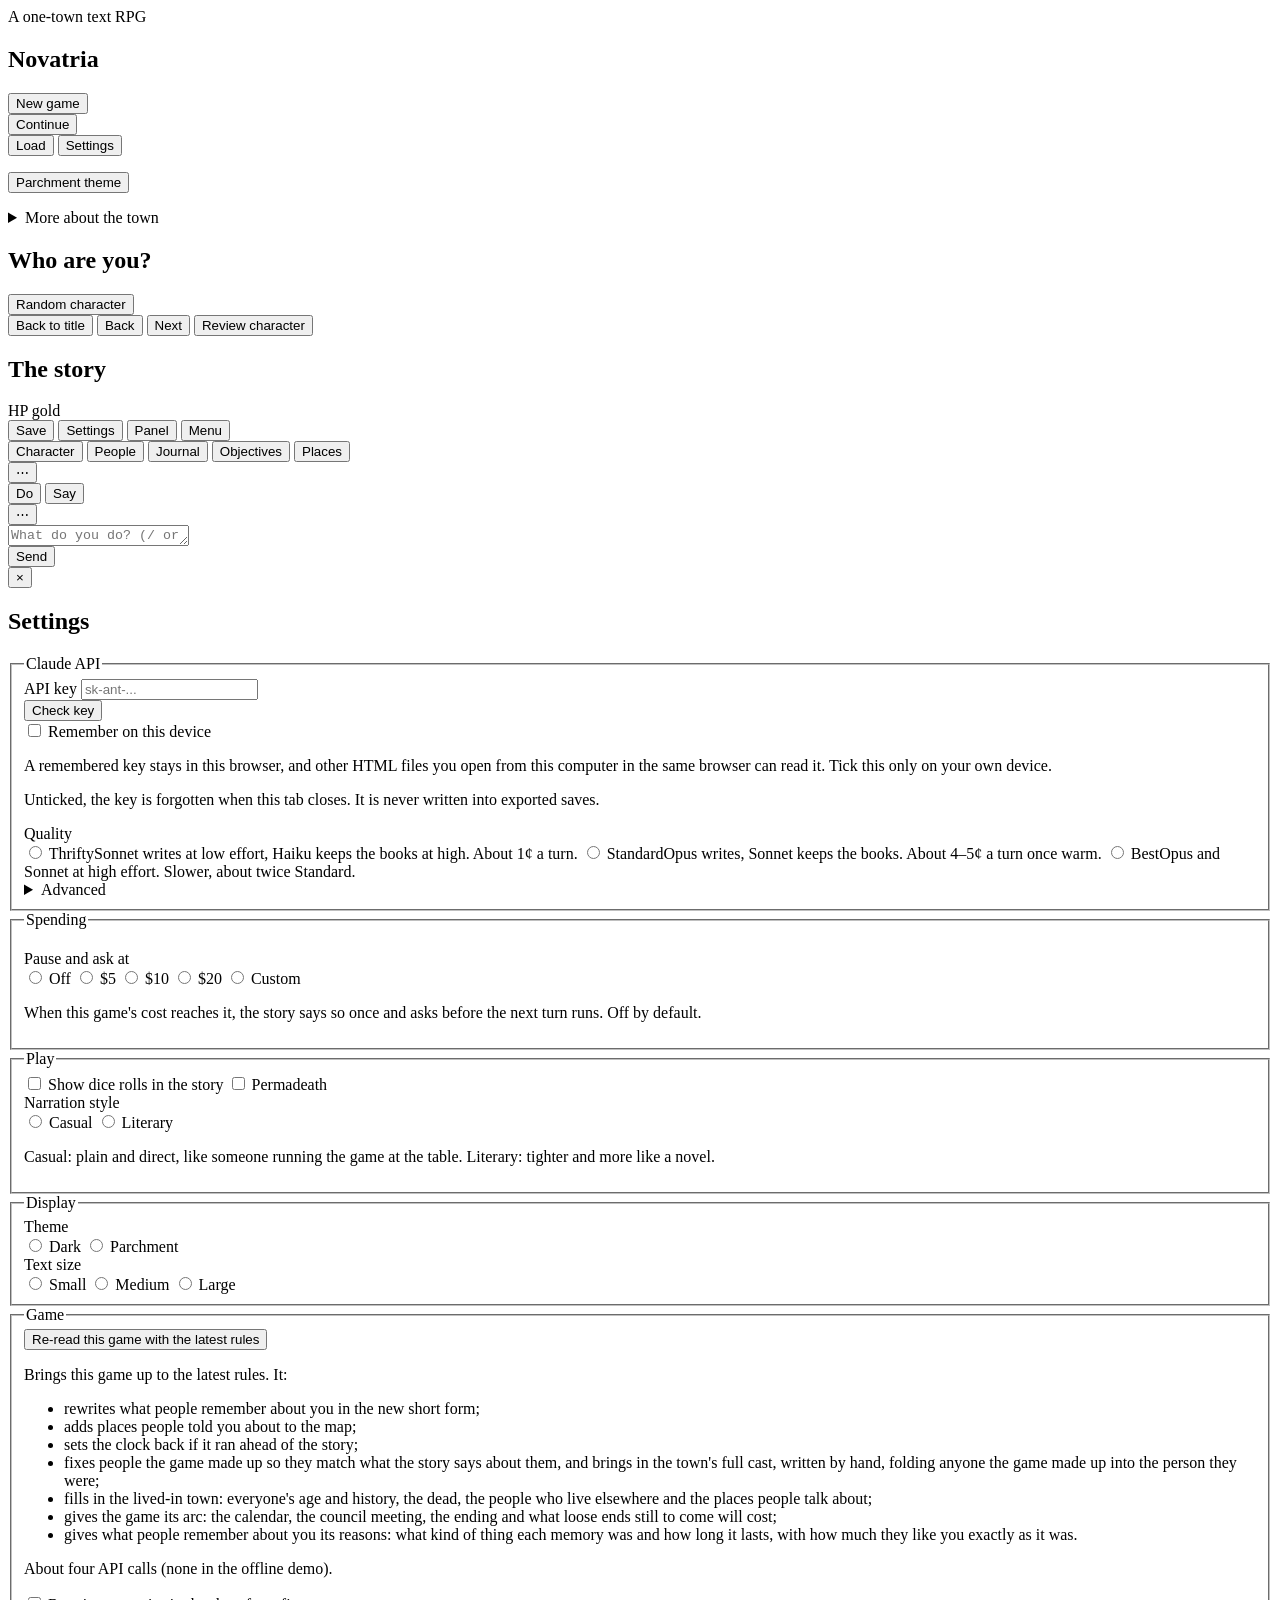
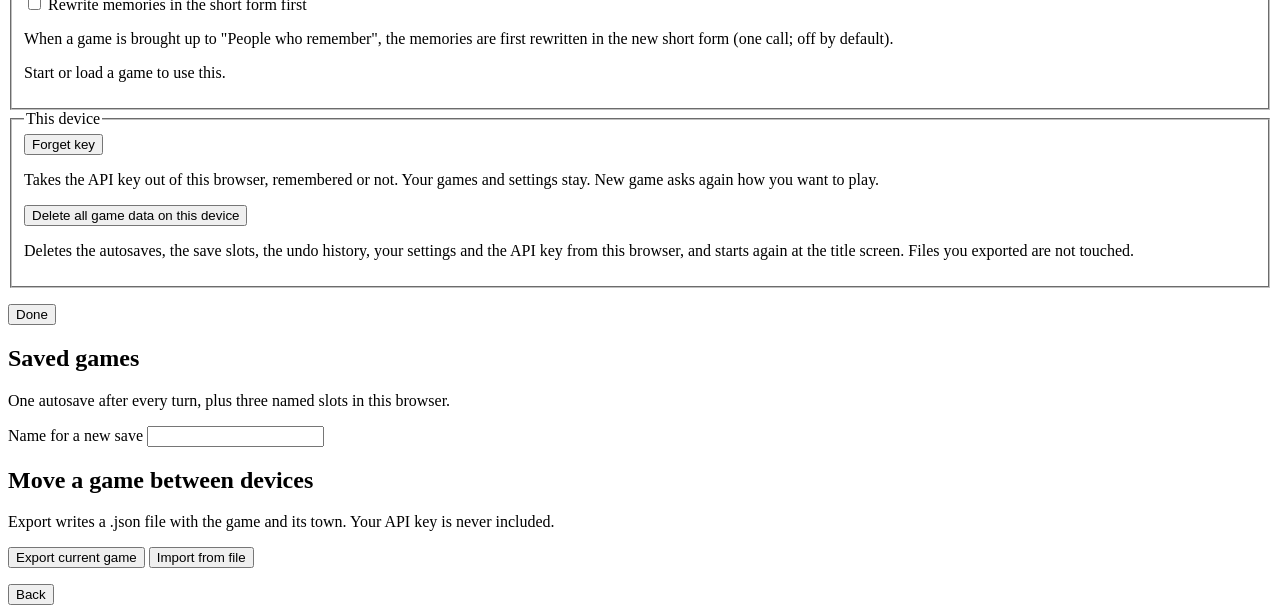
<file: src/20-markup.html>
</style>
</head>
<body>
<div id="app">
  <!-- Wave 45: the first thing Tab reaches on the game screen; it takes the focus to the box (or the story, when the box cannot be used). -->
  <a class="skip-link" id="skip-link" href="#cmd" hidden>Skip to the story</a>
  <div id="banner" class="banner" role="alert" hidden>
    <span id="banner-text"></span>
    <button type="button" class="btn ghost small" id="banner-close">Dismiss</button>
  </div>

  <!-- ===== Title ===== -->
  <section id="screen-title" class="screen active" aria-labelledby="title-name">
    <div class="page">
      <div class="page-inner title-wrap">
        <p class="eyebrow">A one-town text RPG</p>
        <h1 id="title-name" class="title-name" tabindex="-1">Novatria</h1>
        <p id="title-tagline" class="title-tagline"></p>
        <div class="menu-list" id="menu-list">
          <button type="button" class="btn primary" id="btn-new">New game</button>
          <!-- With an autosave, this group comes first and Continue is the primary button (UI.renderTitle). -->
          <div class="continue-group" id="continue-group">
            <div class="menu-row">
              <button type="button" class="btn" id="btn-continue" aria-describedby="continue-sub">Continue</button>
              <button type="button" class="btn" id="btn-update" aria-describedby="title-update-note" hidden>Update this game</button>
            </div>
            <p class="title-note" id="continue-sub" hidden></p>
            <p class="title-note" id="title-update-note" hidden>This game was saved under older rules. You can keep playing, or update it.</p>
            <p class="title-note warn" id="title-newer-note" hidden>Saved by a newer version; it may not play right here.</p>
          </div>
          <div class="title-broken" id="title-broken" role="alert" hidden>
            <p id="title-broken-text"></p>
            <button type="button" class="btn small" id="btn-broken-download">Download it</button>
          </div>
          <button type="button" class="btn" id="btn-load">Load</button>
          <button type="button" class="btn" id="btn-settings">Settings</button>
        </div>
        <p class="status-chip" id="title-mode" data-mode="demo"><span id="title-mode-text"></span><button type="button" class="link-btn" id="title-mode-act" hidden></button></p>
        <div class="title-foot">
          <button type="button" class="btn ghost small" id="btn-theme">Parchment theme</button>
          <span class="build-line" id="title-build"></span>
        </div>
        <div class="title-about">
          <p id="title-setting" class="title-setting"></p>
          <details class="title-more" id="title-more">
            <summary>More about the town</summary>
            <p id="title-setting-more" class="title-setting"></p>
          </details>
        </div>
      </div>
    </div>
  </section>

  <!-- ===== Character creation ===== -->
  <section id="screen-create" class="screen create" aria-labelledby="create-title">
    <div class="page" id="create-scroll">
      <div class="page-inner">
        <!-- First launch with no key: how to play, before anything else. -->
        <div id="create-mode-view" hidden>
          <header class="page-head">
            <h1 class="page-title" id="mode-title" tabindex="-1">How do you want to play?</h1>
            <p class="muted">Claude writes the story from what you type. You can also try the game offline first.</p>
          </header>
          <div class="choice-grid mode-grid" role="group" aria-label="How to play">
            <button type="button" class="choice" id="choose-claude" aria-expanded="false" aria-controls="mode-key">
              <span class="choice-title">Play with Claude (paste your API key)</span>
              <span class="choice-sub">Claude narrates every turn. You need an Anthropic API key; at the Standard quality a turn costs about 4 to 5 cents, and a whole three-week game about $15 to $25 (Thrifty is about a quarter of that).</span>
            </button>
            <button type="button" class="choice" id="choose-demo">
              <span class="choice-title">Try the offline demo (canned replies)</span>
              <span class="choice-sub">No key and no API calls. The replies are canned, so the story barely moves, but the controls, dice and town all work.</span>
            </button>
          </div>
          <div class="card mode-key" id="mode-key" hidden>
            <!-- Wave 44: how to get a key, step by step, for someone who has never used the Console. -->
            <p class="key-steps-h" id="key-steps-h">Getting a key (a few minutes, once):</p>
            <ol class="key-steps" id="key-steps" aria-labelledby="key-steps-h">
              <li>Make an account at <a href="https://console.anthropic.com" target="_blank" rel="noopener noreferrer">console.anthropic.com</a>.</li>
              <li>Add some credit under Settings → Billing.</li>
              <li>Set a monthly spend limit under Settings → Limits, so the game can never cost more.</li>
              <li>Create a key under Settings → API keys, copy it and paste it below.</li>
            </ol>
            <p class="hint" id="key-preset-note">The game starts on Standard quality; Settings has Thrifty for less.</p>
            <label class="label" for="mode-key-input">Anthropic API key</label>
            <input class="input" id="mode-key-input" type="password" autocomplete="off" spellcheck="false" placeholder="sk-ant-...">
            <label class="check"><input type="checkbox" id="mode-remember"> Remember on this device</label>
            <p class="hint">Remember keeps the key in this browser after it closes, where other files you open from this computer could read it. Unticked, it is forgotten when this tab closes.</p>
            <p class="err" id="mode-key-err" role="alert"></p>
            <div class="row-btns"><button type="button" class="btn primary" id="mode-key-go">Continue</button></div>
          </div>
          <div class="screen-actions">
            <button type="button" class="btn" id="mode-cancel">Back to title</button>
          </div>
        </div>
        <div id="create-form-view">
          <header class="page-head">
            <h1 class="page-title" id="create-title" tabindex="-1">Who are you?</h1>
            <p class="step-count mobile-only" id="cr-count"></p>
          </header>
          <div class="cr-random"><button type="button" class="btn small" id="cr-random">Random character</button></div>
          <div id="create-steps"></div>
          <div class="screen-actions">
            <button type="button" class="btn desktop-only" id="cr-cancel">Back to title</button>
            <button type="button" class="btn mobile-only" id="cr-back">Back</button>
            <span class="spacer"></span>
            <button type="button" class="btn primary mobile-only" id="cr-next">Next</button>
            <button type="button" class="btn primary desktop-only" id="cr-review">Review character</button>
            <p class="cr-errsum" id="cr-errsum" role="alert"></p>
          </div>
        </div>
        <div id="create-summary-view" hidden>
          <header class="page-head">
            <h1 class="page-title" id="summary-title" tabindex="-1">Ready to begin</h1>
            <p class="muted">This is who walks into town. Your loose ends are now people in it.</p>
          </header>
          <div id="summary-card" class="card summary"></div>
          <div class="screen-actions">
            <button type="button" class="btn" id="cr-edit">Back to edit</button>
            <span class="spacer"></span>
            <button type="button" class="btn primary" id="cr-begin">Begin</button>
          </div>
        </div>
      </div>
    </div>
  </section>

  <!-- ===== Game ===== -->
  <section id="screen-game" class="screen" aria-labelledby="game-title">
    <h1 class="visually-hidden" id="game-title" tabindex="-1">The story</h1>
    <header class="topbar">
      <div class="tb-main">
        <span class="tb-time"><span class="tb-wd" id="tb-wd"></span><span id="tb-time"></span></span>
        <span class="tb-next" id="tb-next" hidden></span>
        <span class="tb-loc" id="tb-loc"></span>
        <span class="tb-stat tb-hp">HP <b id="tb-hp"></b></span>
        <span class="tb-stat tb-gold"><b id="tb-gold"></b><span id="tb-gold-unit"> gold</span></span>
        <button type="button" class="tb-cost" id="tb-cost" hidden></button>
      </div>
      <div class="tb-actions">
        <button type="button" class="btn ghost desktop-only" id="tb-save">Save</button>
        <button type="button" class="btn ghost desktop-only" id="tb-settings">Settings</button>
        <button type="button" class="btn ghost desktop-only" id="tb-panel" aria-pressed="true" aria-controls="panel">Panel</button>
        <button type="button" class="btn ghost mobile-only" id="tb-menu" aria-haspopup="true" aria-expanded="false" aria-controls="menu-pop">Menu</button>
      </div>
    </header>
    <div class="popover" id="menu-pop" role="menu" aria-label="Menu" hidden>
      <button type="button" class="btn ghost" role="menuitem" data-menu="saves">Save / Load</button>
      <button type="button" class="btn ghost" role="menuitem" data-menu="settings">Settings</button>
      <button type="button" class="btn ghost" role="menuitem" data-menu="actions">Actions and commands</button>
      <button type="button" class="btn ghost" role="menuitem" data-menu="title">Title screen</button>
    </div>
    <div class="bar-note" id="demo-bar" hidden>
      <span id="demo-bar-text">Offline demo: replies are canned.</span>
      <button type="button" class="btn small ghost" id="demo-bar-act">Add key</button>
      <button type="button" class="bar-x" id="demo-bar-close" aria-label="Hide this note">&#215;</button>
    </div>
    <div class="bar-note warn" id="tab-bar" role="alert" hidden>
      <span id="tab-bar-text">This game is open in another tab, so this tab is read-only.</span>
      <button type="button" class="btn small" id="tab-bar-take">Play here instead</button>
    </div>
    <div class="game-body" id="game-body">
      <main class="story" aria-labelledby="game-title">
        <div class="feed-area">
          <div class="feed-scroll" id="feed-scroll">
            <div class="feed" id="feed" role="log" aria-live="polite" aria-relevant="additions"></div>
            <!-- Outside the live region, laid over the newest input line (UI.placeUndo). -->
            <div class="undo-row" id="undo-row" hidden><button type="button" class="f-undo" id="undo-btn" title="Take back the last turn (/undo)" aria-label="Undo the last turn">Undo</button></div>
            <div class="feed-after" id="feed-after"></div>
          </div>
          <button type="button" class="new-btn" id="new-btn" hidden>&#8595; New</button>
        </div>
        <div class="composer">
          <div class="composer-inner">
            <div class="tabrow">
              <nav class="tabbar" aria-label="Open a panel">
                <button type="button" data-open-tab="character" aria-controls="panel" aria-expanded="false">Character</button>
                <button type="button" data-open-tab="people" aria-controls="panel" aria-expanded="false">People</button>
                <button type="button" data-open-tab="journal" aria-controls="panel" aria-expanded="false">Journal</button>
                <button type="button" data-open-tab="objectives" aria-controls="panel" aria-expanded="false">Objectives</button>
                <button type="button" data-open-tab="places" aria-controls="panel" aria-expanded="false">Places</button>
              </nav>
              <button type="button" class="tab-act" id="act-btn-m" aria-haspopup="menu" aria-expanded="false" aria-controls="act-pop" aria-label="Actions and commands" title="Actions and commands">&#8943;</button>
            </div>
            <div class="popover act-pop" id="act-pop" role="menu" aria-label="Actions and commands" hidden></div>
            <div class="say-to" id="say-to" role="group" aria-label="Say it to" hidden></div>
            <div class="turn-status" id="turn-status" hidden><span class="turn-dot" aria-hidden="true"></span><span id="turn-status-text"></span><span class="queued" id="queued-note" hidden><span class="queued-text" id="queued-text">Queued</span><button type="button" class="queued-x" id="queued-cancel" aria-label="Cancel the queued line" title="Cancel the queued line">&#215;</button></span></div>
            <!-- Wave 45: the status line read out (politely). It is always on the page, so a line shown after it was hidden is still announced; the visible line above holds the × button. -->
            <span class="visually-hidden" id="turn-status-live" role="status" aria-live="polite" aria-atomic="true"></span>
            <div class="input-row">
              <ul id="ac" class="ac" role="listbox" aria-label="Commands" hidden></ul>
              <div class="mode-toggle" role="group" aria-label="Do or say">
                <button type="button" class="mode-btn" id="mode-do" data-mode="do" aria-pressed="true">Do</button>
                <button type="button" class="mode-btn" id="mode-say" data-mode="say" aria-pressed="false">Say</button>
              </div>
              <button type="button" class="btn act-btn desktop-only" id="act-btn" aria-haspopup="menu" aria-expanded="false" aria-controls="act-pop" aria-label="Actions and commands" title="Actions and commands">&#8943;</button>
              <div class="input-wrap">
                <textarea id="cmd" class="cmd-input" rows="1" enterkeyhint="send" autocomplete="off" spellcheck="true"
                  aria-label="Your action" aria-autocomplete="list" aria-controls="ac" aria-expanded="false"
                  placeholder="What do you do? (/ or &#8943; for commands)"></textarea>
              </div>
              <button type="button" class="btn primary send-btn" id="send">Send</button>
            </div>
          </div>
        </div>
      </main>
      <aside class="panel" id="panel" aria-label="Side panel">
        <div class="panel-grip" aria-hidden="true"></div>
        <div class="panel-head">
          <div class="panel-tabs" id="panel-tabs" role="tablist"></div>
          <button type="button" class="btn ghost panel-close" id="panel-close" aria-label="Close panel">&#215;</button>
        </div>
        <div class="panel-body" id="panel-body" role="tabpanel"></div>
      </aside>
    </div>
  </section>

  <!-- ===== Settings ===== -->
  <section id="screen-settings" class="screen" aria-labelledby="settings-title">
    <div class="page">
      <div class="page-inner">
        <header class="page-head"><h1 class="page-title" id="settings-title" tabindex="-1">Settings</h1></header>
        <p class="session-line" id="session-line"></p>
        <form id="settings-form" autocomplete="off" novalidate>
          <fieldset class="group">
            <legend>Claude API</legend>
            <div class="field">
              <label class="label" for="set-key">API key</label>
              <input class="input" id="set-key" type="password" autocomplete="off" spellcheck="false" placeholder="sk-ant-...">
              <div class="key-row">
                <button type="button" class="btn small" id="set-check-key">Check key</button>
                <span class="key-status" id="key-status" role="status"></span>
              </div>
              <label class="check"><input type="checkbox" id="set-remember" aria-describedby="remember-warn"> Remember on this device</label>
              <p class="warn-note" id="remember-warn">A remembered key stays in this browser, and other HTML files you open from this computer in the same browser can read it. Tick this only on your own device.</p>
              <p class="hint">Unticked, the key is forgotten when this tab closes. It is never written into exported saves.</p>
            </div>
            <div class="field">
              <span class="label" id="preset-label">Quality</span>
              <div class="preset-grid" role="radiogroup" aria-labelledby="preset-label">
                <label class="choice"><span class="choice-title"><input type="radio" name="set-preset" value="thrifty"> Thrifty</span><span class="choice-sub">Sonnet writes at low effort, Haiku keeps the books at high. About 1¢ a turn.</span></label>
                <label class="choice"><span class="choice-title"><input type="radio" name="set-preset" value="standard"> Standard</span><span class="choice-sub">Opus writes, Sonnet keeps the books. About <span class="nowrap">4–5¢</span> a turn once warm.</span></label>
                <label class="choice"><span class="choice-title"><input type="radio" name="set-preset" value="best"> Best</span><span class="choice-sub">Opus and Sonnet at high effort. Slower, about twice Standard.</span></label>
              </div>
              <p class="hint" id="preset-custom" hidden>Custom: your own models or effort (under Advanced).</p>
            </div>
            <details class="disclosure" id="set-advanced">
              <summary>Advanced</summary>
              <div class="field">
                <label class="check"><input type="checkbox" id="set-mock"> Offline demo: canned replies, no API calls</label>
                <label class="check"><input type="checkbox" id="set-keep-packets" aria-describedby="keep-packets-hint"> Keep bookkeeper packets</label>
                <p class="hint" id="keep-packets-hint">Keeps this session's last 200 bookkeeper turns in memory, for the Debug view's "Export bookkeeper turns" (labelling them for the event eval). Nothing is saved or sent.</p>
              </div>
              <div class="field two">
                <div>
                  <label class="label" for="set-narrator-model">Narrator model</label>
                  <input class="input" id="set-narrator-model" spellcheck="false">
                </div>
                <div>
                  <label class="label" for="set-parser-model">Parser model</label>
                  <input class="input" id="set-parser-model" spellcheck="false">
                </div>
              </div>
              <div class="field">
                <span class="label">Effort</span>
                <div class="effort-grid">
                  <div><label for="set-effort-narrator">Narrator</label><select class="input" id="set-effort-narrator" data-effort="narrator"><option>low</option><option>medium</option><option>high</option></select></div>
                  <div><label for="set-effort-parser">Parser</label><select class="input" id="set-effort-parser" data-effort="parser"><option>low</option><option>medium</option><option>high</option></select></div>
                  <div><label for="set-effort-bookkeeper">Bookkeeper</label><select class="input" id="set-effort-bookkeeper" data-effort="bookkeeper"><option>low</option><option>medium</option><option>high</option></select></div>
                  <div><label for="set-effort-chronicle">Chronicle</label><select class="input" id="set-effort-chronicle" data-effort="chronicle"><option>low</option><option>medium</option><option>high</option></select></div>
                </div>
                <p class="hint">The narrator writes the story. The parser reads what you type. The bookkeeper records what changed after each turn. The chronicle sums up the story once 16 turns have piled up, keeping the newest 6.</p>
              </div>
              <p class="hint build-line" id="set-build"></p>
            </details>
          </fieldset>
          <fieldset class="group" id="set-spending" tabindex="-1">
            <legend>Spending</legend>
            <p class="session-line spend-line" id="spend-line"></p>
            <p class="hint" id="spend-pace"></p>
            <div class="field">
              <span class="label" id="ceiling-label">Pause and ask at</span>
              <div class="seg" role="radiogroup" aria-labelledby="ceiling-label">
                <label><input type="radio" name="set-ceiling" value="off"> Off</label>
                <label><input type="radio" name="set-ceiling" value="5"> $5</label>
                <label><input type="radio" name="set-ceiling" value="10"> $10</label>
                <label><input type="radio" name="set-ceiling" value="20"> $20</label>
                <label><input type="radio" name="set-ceiling" value="custom"> Custom</label>
              </div>
              <div class="ceiling-custom" id="ceiling-custom" hidden>
                <label class="label" for="set-ceiling-amount">Amount in dollars</label>
                <input class="input" id="set-ceiling-amount" type="number" min="0.01" max="10000" step="0.01" inputmode="decimal">
              </div>
              <p class="hint">When this game's cost reaches it, the story says so once and asks before the next turn runs. Off by default.</p>
            </div>
          </fieldset>
          <fieldset class="group">
            <legend>Play</legend>
            <div class="field">
              <label class="check"><input type="checkbox" id="set-rolls"> Show dice rolls in the story</label>
              <label class="check"><input type="checkbox" id="set-permadeath"> Permadeath</label>
            </div>
            <div class="field">
              <span class="label">Narration style</span>
              <div class="seg" role="radiogroup" aria-label="Narration style">
                <label><input type="radio" name="set-style" value="casual"> Casual</label>
                <label><input type="radio" name="set-style" value="literary"> Literary</label>
              </div>
              <p class="hint">Casual: plain and direct, like someone running the game at the table. Literary: tighter and more like a novel.</p>
            </div>
          </fieldset>
          <fieldset class="group">
            <legend>Display</legend>
            <div class="field">
              <span class="label">Theme</span>
              <div class="seg">
                <label><input type="radio" name="set-theme" value="dark"> Dark</label>
                <label><input type="radio" name="set-theme" value="parchment"> Parchment</label>
              </div>
            </div>
            <div class="field">
              <span class="label">Text size</span>
              <div class="seg">
                <label><input type="radio" name="set-size" value="S"> Small</label>
                <label><input type="radio" name="set-size" value="M"> Medium</label>
                <label><input type="radio" name="set-size" value="L"> Large</label>
              </div>
            </div>
          </fieldset>
          <fieldset class="group">
            <legend>Game</legend>
            <div class="field">
              <button type="button" class="btn wrap" id="set-reread" aria-describedby="set-reread-hint">Re-read this game with the latest rules</button>
              <div class="hint reread-hint" id="set-reread-hint"><p>Brings this game up to the latest rules. It:</p><ul><li>rewrites what people remember about you in the new short form;</li><li>adds places people told you about to the map;</li><li>sets the clock back if it ran ahead of the story;</li><li>fixes people the game made up so they match what the story says about them, and brings in the town's full cast, written by hand, folding anyone the game made up into the person they were;</li><li>fills in the lived-in town: everyone's age and history, the dead, the people who live elsewhere and the places people talk about;</li><li>gives the game its arc: the calendar, the council meeting, the ending and what loose ends still to come will cost;</li><li>gives what people remember about you its reasons: what kind of thing each memory was and how long it lasts, with how much they like you exactly as it was.</li></ul><p>About four API calls (none in the offline demo).</p></div>
              <label class="check"><input type="checkbox" id="set-reread-memories" aria-describedby="set-reread-memories-hint"> Rewrite memories in the short form first</label>
              <p class="hint" id="set-reread-memories-hint">When a game is brought up to "People who remember", the memories are first rewritten in the new short form (one call; off by default).</p>
              <p class="hint" id="set-reread-none">Start or load a game to use this.</p>
              <p class="hint note" id="set-reread-behind" hidden>This game was saved under older rules. You can keep playing it as it is, or update it here.</p>
            </div>
          </fieldset>
          <!-- Wave 44: what this browser keeps, and a way to take it back. -->
          <fieldset class="group" id="set-device">
            <legend>This device</legend>
            <div class="field">
              <button type="button" class="btn" id="set-forget-key" aria-describedby="set-forget-hint">Forget key</button>
              <p class="hint" id="set-forget-hint">Takes the API key out of this browser, remembered or not. Your games and settings stay. New game asks again how you want to play.</p>
              <p class="device-status" id="set-forget-status" role="status"></p>
            </div>
            <div class="field">
              <button type="button" class="btn danger wrap" id="set-wipe" aria-describedby="set-wipe-hint">Delete all game data on this device</button>
              <p class="hint" id="set-wipe-hint">Deletes the autosaves, the save slots, the undo history, your settings and the API key from this browser, and starts again at the title screen. Files you exported are not touched.</p>
            </div>
          </fieldset>
        </form>
        <div class="screen-actions">
          <button type="button" class="btn" id="settings-quit" hidden>Quit to title</button>
          <span class="spacer"></span>
          <button type="button" class="btn primary" id="settings-done">Done</button>
        </div>
      </div>
    </div>
  </section>

  <!-- ===== Saves ===== -->
  <section id="screen-saves" class="screen" aria-labelledby="saves-title">
    <div class="page">
      <div class="page-inner">
        <header class="page-head">
          <h1 class="page-title" id="saves-title" tabindex="-1">Saved games</h1>
          <p class="muted">One autosave after every turn, plus three named slots in this browser.</p>
        </header>
        <div class="field" id="save-name-field">
          <label class="label" for="save-name">Name for a new save</label>
          <input class="input" id="save-name" maxlength="40">
        </div>
        <div id="slot-list"></div>
        <div class="group">
          <h2 class="group-title">Move a game between devices</h2>
          <p class="muted">Export writes a .json file with the game and its town. Your API key is never included.</p>
          <p class="saves-export-note" id="last-export"></p>
          <div class="row-btns" style="margin-bottom:12px">
            <button type="button" class="btn" id="btn-export">Export current game</button>
            <button type="button" class="btn" id="btn-import">Import from file</button>
            <input type="file" id="import-file" accept=".json,application/json" hidden>
          </div>
          <p class="err" id="saves-error" role="alert"></p>
        </div>
        <div class="screen-actions">
          <span class="spacer"></span>
          <button type="button" class="btn primary" id="saves-done">Back</button>
        </div>
      </div>
    </div>
  </section>

  <div id="toast" class="toast" role="status" aria-live="polite"></div>
  <dialog id="ask" class="ask" aria-labelledby="ask-title" aria-describedby="ask-text">
    <div class="ask-in">
      <h2 id="ask-title"></h2>
      <p id="ask-text"></p>
      <div class="row-btns">
        <button type="button" class="btn" id="ask-no">Cancel</button>
        <button type="button" class="btn primary" id="ask-yes">OK</button>
      </div>
    </div>
  </dialog>
</div>
<script>
(function () {
'use strict';

/* ==========================================================================
   CONTENT: the town of Lockett's Ferry (present day) and the character-creation data
   (TOWN_DATA, TABLES, BACKGROUNDS, FLAWS, LOOSE_ENDS, GRUDGE_TEMPLATES,
   FAVOUR_TEMPLATES), following docs/BUILD_PLAN.md "Shared data contract".
   This block is meant to be edited by hand. After editing, run
   node tests/validate-town.cjs: it reads the text between the BEGIN and END
   CONTENT markers and checks every field and cross-reference.
   ========================================================================== */
</file>
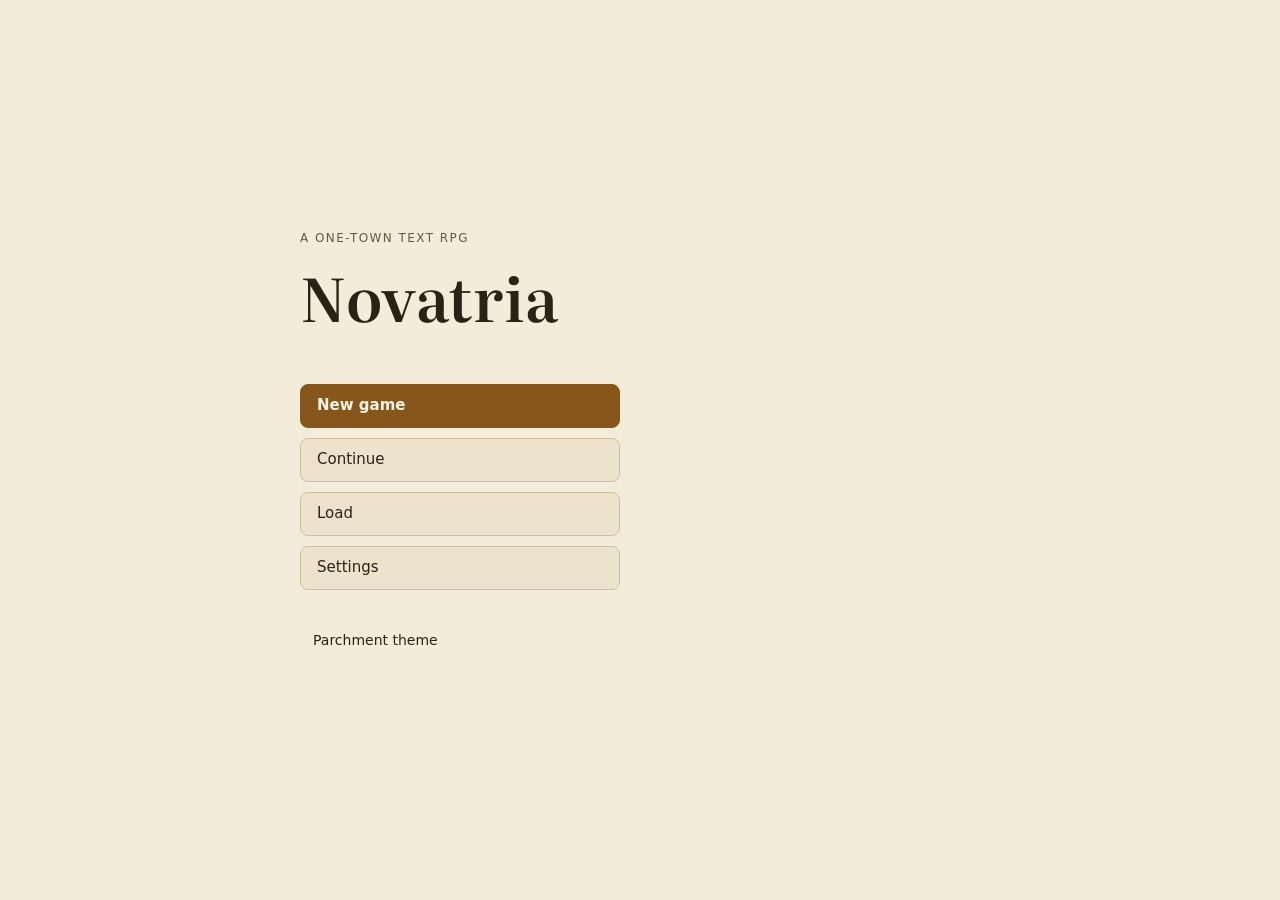
<file: src/head.html>
<!doctype html>
<html lang="en" data-theme="dark" data-size="M">
<head>
<meta charset="utf-8">
<meta name="viewport" content="width=device-width, initial-scale=1, viewport-fit=cover, interactive-widget=resizes-content">
<meta name="color-scheme" content="dark light">
<meta name="apple-mobile-web-app-capable" content="yes">
<meta name="mobile-web-app-capable" content="yes">
<meta name="apple-mobile-web-app-status-bar-style" content="black-translucent">
<meta name="apple-mobile-web-app-title" content="Lockett&#39;s Ferry">
<meta name="theme-color" content="#17130f" media="(prefers-color-scheme: dark)">
<meta name="theme-color" content="#f4ecda" media="(prefers-color-scheme: light)">
<title>One-Town Text RPG</title>
<link rel="stylesheet" href="https://fonts.googleapis.com/css2?family=Literata:ital,opsz,wght@0,7..72,400;0,7..72,600;1,7..72,400&amp;display=swap">
<script>
/* Pick theme and text size before first paint: the saved setting, else the OS
   colour-scheme preference. Creates no globals. */
(function () {
  'use strict';
  var theme = null, size = null;
  try {
    var saved = JSON.parse(window.localStorage.getItem('novatria.settings') || 'null');
    if (saved) { theme = saved.theme; size = saved.textSize; }
  } catch (e) { /* storage blocked: use defaults */ }
  if (theme !== 'dark' && theme !== 'parchment') {
    theme = (window.matchMedia && window.matchMedia('(prefers-color-scheme: light)').matches) ? 'parchment' : 'dark';
  }
  document.documentElement.setAttribute('data-theme', theme);
  if (size === 'S' || size === 'M' || size === 'L') document.documentElement.setAttribute('data-size', size);
})();
</script>
<style>
/* ===== Tokens ===== */
:root {
  --read-font: "Literata", Georgia, "Times New Roman", serif;
  --ui-font: system-ui, -apple-system, "Segoe UI", Roboto, "Helvetica Neue", Arial, sans-serif;
  --mono-font: ui-monospace, "SFMono-Regular", Menlo, Consolas, monospace;
  --read-size: 18px;
  --feed-w: 680px;
  --panel-w: 320px;
  --tap: 44px;
  --radius: 8px;
  --sat: env(safe-area-inset-top, 0px);
  --sar: env(safe-area-inset-right, 0px);
  --sab: env(safe-area-inset-bottom, 0px);
  --sal: env(safe-area-inset-left, 0px);
}
:root, :root[data-theme="dark"] {
  --bg: #17130f;
  --surface: #1f1a15;
  --surface-2: #2a241d;
  --text: #ece4d5;
  --muted: #a99e8b;
  --faint: #7a705f;
  --border: #3a3229;
  --accent: #d2aa69;
  --accent-ink: #1b150e;
  --danger: #e2917a;
  --focus: #e9c27f;
  --shadow: 0 12px 32px rgba(0, 0, 0, .5);
  --scrim: rgba(0, 0, 0, .45);
  /* People: monogram fills (picked by NPC id) and the attitude scale, cold to warm. */
  --person-1: #74493a;
  --person-2: #57613d;
  --person-3: #3e5969;
  --person-4: #7a5f2d;
  --person-5: #604459;
  --person-6: #3d6057;
  --person-ink: #f3eadb;
  --att-cold: #8eaac0;
  --att-cool: #9aa6ac;
  --att-mild: #c99c76;
  --att-warm: #e09a68;
  /* Places: the town map (land, river, its banks, roads, and the ink for marks and labels). */
  --map-land: #241e18;
  --map-water: #2c3b3f;
  --map-bank: #3d4c4b;
  --map-road: #5e5243;
  --map-ink: #ddd3c1;
  color-scheme: dark;
}
:root[data-theme="parchment"] {
  --bg: #f4ecda;
  --surface: #ede3cc;
  --surface-2: #e4d7bb;
  --text: #2a2217;
  --muted: #66583f;
  --faint: #8f8068;
  --border: #cdbd9b;
  --accent: #87561a;
  --accent-ink: #fbf6ea;
  --danger: #a3402a;
  --focus: #87561a;
  --shadow: 0 12px 32px rgba(70, 45, 10, .18);
  --scrim: rgba(60, 40, 10, .25);
  --person-1: #dbb4a0;
  --person-2: #c6c89e;
  --person-3: #b3c5cd;
  --person-4: #dfc48b;
  --person-5: #d3b7c4;
  --person-6: #aecabd;
  --person-ink: #2e2519;
  --att-cold: #46677f;
  --att-cool: #556267;
  --att-mild: #8b562c;
  --att-warm: #a4531d;
  --map-land: #e8dcc0;
  --map-water: #b3c5c2;
  --map-bank: #93aaa5;
  --map-road: #c4a87c;
  --map-ink: #3a2f21;
  color-scheme: light;
}
:root[data-size="S"] { --read-size: 16px; }
:root[data-size="M"] { --read-size: 18px; }
:root[data-size="L"] { --read-size: 20px; }

/* ===== Base ===== */
*, *::before, *::after { box-sizing: border-box; }
html, body { margin: 0; height: 100%; }
html { -webkit-text-size-adjust: 100%; text-size-adjust: 100%; }
body {
  background: var(--bg);
  color: var(--text);
  font-family: var(--ui-font);
  font-size: 15px;
  line-height: 1.45;
  overflow: hidden;
  overscroll-behavior: none;
}
button, input, select, textarea { font: inherit; color: inherit; }
[hidden] { display: none !important; }
:focus-visible { outline: 2px solid var(--focus); outline-offset: 2px; }
h1, h2, h3 { line-height: 1.2; }
p { margin: 0 0 .8em; }
.muted { color: var(--muted); }
.visually-hidden { position: absolute !important; width: 1px; height: 1px; overflow: hidden; clip: rect(0 0 0 0); white-space: nowrap; }
@keyframes fade-in { from { opacity: 0; } to { opacity: 1; } }

#app {
  position: fixed;
  top: 0;
  left: 0;
  width: 100%;
  height: 100vh;
  height: var(--app-h, 100dvh);
  display: flex;
  flex-direction: column;
  overflow: hidden;
}

/* ===== Buttons and fields ===== */
.btn {
  min-height: var(--tap);
  min-width: var(--tap);
  padding: 0 16px;
  border-radius: var(--radius);
  border: 1px solid var(--border);
  background: var(--surface);
  color: var(--text);
  font-family: var(--ui-font);
  font-size: 15px;
  cursor: pointer;
  display: inline-flex;
  align-items: center;
  justify-content: center;
  gap: 8px;
  text-align: center;
  transition: background-color .15s ease, border-color .15s ease, opacity .15s ease;
}
.btn:hover { border-color: var(--muted); }
.btn.primary { background: var(--accent); border-color: var(--accent); color: var(--accent-ink); font-weight: 600; }
.btn.ghost { background: transparent; border-color: transparent; }
.btn.ghost:hover { background: var(--surface); border-color: var(--border); }
.btn.small { min-height: var(--tap); padding: 0 12px; font-size: 14px; }
.btn.danger { color: var(--danger); }
.btn:disabled { opacity: .45; cursor: not-allowed; }
.btn.wrap { max-width: 100%; padding: 10px 16px; line-height: 1.3; }
.hint.note { color: var(--text); }
.label {
  display: block;
  font-size: 12px;
  font-weight: 600;
  letter-spacing: .06em;
  text-transform: uppercase;
  color: var(--muted);
  margin-bottom: 8px;
}
.input {
  width: 100%;
  min-height: var(--tap);
  padding: 10px 12px;
  border-radius: var(--radius);
  border: 1px solid var(--border);
  background: var(--surface);
  font-size: 16px;
}
select.input { padding-right: 32px; }
.input:focus { border-color: var(--accent); outline: none; box-shadow: 0 0 0 1px var(--accent); }
.hint { font-size: 13px; color: var(--muted); margin: 6px 0 0; }
.err { font-size: 14px; color: var(--danger); margin: 8px 0 0; min-height: 0; }
.err:empty { display: none; }
.check { display: flex; align-items: center; gap: 10px; min-height: var(--tap); cursor: pointer; }
.check input { width: 20px; height: 20px; margin: 0; accent-color: var(--accent); flex: none; }
.field { margin: 0 0 20px; }
.two { display: grid; grid-template-columns: 1fr 1fr; gap: 16px; }
.group { border: 1px solid var(--border); border-radius: 12px; padding: 16px 16px 4px; margin: 0 0 20px; min-width: 0; }
.group legend, .group-title { font-family: var(--read-font); font-size: 18px; padding: 0 6px; margin: 0 0 8px; font-weight: 600; }
.seg { display: flex; flex-wrap: wrap; gap: 8px; }
.seg label {
  display: inline-flex; align-items: center; gap: 8px;
  min-height: var(--tap); padding: 0 14px;
  border: 1px solid var(--border); border-radius: 999px; cursor: pointer; background: var(--surface);
}
.seg input { accent-color: var(--accent); margin: 0; }
.effort-grid { display: grid; grid-template-columns: repeat(auto-fit, minmax(130px, 1fr)); gap: 10px; }
.effort-grid label { font-size: 13px; color: var(--muted); display: block; margin-bottom: 4px; }
.row-btns { display: flex; flex-wrap: wrap; gap: 10px; }

/* ===== Screens ===== */
.screen { display: none; flex: 1 1 auto; min-height: 0; flex-direction: column; }
.screen.active { display: flex; animation: fade-in .22s ease-out; }
.page {
  flex: 1 1 auto;
  min-height: 0;
  overflow-y: auto;
  overflow-x: hidden;
  -webkit-overflow-scrolling: touch;
  padding: calc(24px + var(--sat)) calc(16px + var(--sar)) calc(32px + var(--sab)) calc(16px + var(--sal));
}
.page-inner { max-width: 680px; margin: 0 auto; }
.page-head { margin-bottom: 20px; }
.page-title { font-family: var(--read-font); font-size: 30px; font-weight: 600; margin: 0 0 6px; }
.eyebrow { font-size: 12px; letter-spacing: .12em; text-transform: uppercase; color: var(--muted); margin: 0 0 12px; }
.screen-actions {
  display: flex; flex-wrap: wrap; gap: 10px; justify-content: flex-end;
  margin-top: 24px; padding-top: 16px; border-top: 1px solid var(--border);
}
.screen-actions .spacer { flex: 1; }

/* Title */
.title-wrap { min-height: 100%; display: flex; flex-direction: column; justify-content: center; }
.title-name { font-family: var(--read-font); font-size: clamp(38px, 10vw, 60px); font-weight: 600; margin: 0 0 14px; letter-spacing: .01em; overflow-wrap: anywhere; }
.title-setting { font-family: var(--read-font); font-size: var(--read-size); line-height: 1.6; color: var(--muted); max-width: 34em; }
.menu-list { display: grid; gap: 10px; max-width: 320px; margin-top: 24px; }
.menu-list .btn { justify-content: flex-start; }
.menu-row { display: flex; gap: 10px; min-width: 0; }
.menu-row #btn-continue { flex: 1 1 auto; min-width: 0; }
.menu-row #btn-update { flex: 0 1 auto; }
.title-note { margin: -2px 0 2px; font-size: 13px; line-height: 1.45; color: var(--muted); }
/* Who narrates: one or two muted sentences under the buttons (UI.renderTitle). */
.title-mode { margin: 16px 0 0; max-width: 34em; font-size: 14px; line-height: 1.5; color: var(--muted); }
.title-foot { margin-top: 28px; display: flex; flex-wrap: wrap; gap: 8px; align-items: center; color: var(--muted); font-size: 13px; }

/* Character creation */
.step { border-top: 1px solid var(--border); padding: 24px 0; }
.step:first-child { border-top: 0; padding-top: 4px; }
.step-title { font-family: var(--read-font); font-size: 22px; font-weight: 600; margin: 0 0 4px; }
.step-sub { color: var(--muted); margin: 0 0 14px; }
.step-count { color: var(--muted); font-size: 13px; margin: 0; }
.choice-grid { display: grid; gap: 10px; grid-template-columns: repeat(auto-fill, minmax(220px, 1fr)); }
.choice {
  display: block; width: 100%; text-align: left;
  padding: 12px 14px; min-height: var(--tap);
  border: 1px solid var(--border); border-radius: var(--radius);
  background: var(--surface); color: var(--text); cursor: pointer;
  font-family: var(--ui-font); font-size: 15px;
}
.choice:hover { border-color: var(--muted); }
.choice[aria-pressed="true"] { border-color: var(--accent); box-shadow: inset 0 0 0 1px var(--accent); background: var(--surface-2); }
.choice-title { display: block; font-weight: 600; margin-bottom: 4px; }
.choice-sub { display: block; color: var(--muted); font-size: 13px; line-height: 1.4; }
.choice-meta { display: block; color: var(--faint); font-size: 12px; margin-top: 6px; }
.chips { display: flex; flex-wrap: wrap; gap: 8px; }
.chip {
  min-height: var(--tap); padding: 8px 14px; border-radius: 22px;
  border: 1px solid var(--border); background: var(--surface); color: var(--text);
  cursor: pointer; text-align: left; font-size: 15px; max-width: 100%;
}
.chip[aria-pressed="true"] { border-color: var(--accent); background: var(--surface-2); box-shadow: inset 0 0 0 1px var(--accent); }
.chip:disabled { opacity: .45; cursor: not-allowed; }
.stat-grid { display: grid; grid-template-columns: repeat(4, minmax(0, 1fr)); gap: 8px; margin: 0 0 14px; }
.stat { border: 1px solid var(--border); border-radius: var(--radius); padding: 8px 2px; text-align: center; background: var(--surface); min-width: 0; }
.stat-name { display: block; font-size: 10.5px; letter-spacing: .03em; text-transform: uppercase; color: var(--muted); overflow-wrap: normal; white-space: nowrap; }
.stat-val { display: block; font-family: var(--read-font); font-size: 22px; font-variant-numeric: tabular-nums; }
.stat.changed { border-color: var(--accent); }
.move-row { display: grid; grid-template-columns: 1fr 1fr; gap: 12px; }
.le-item { border: 1px solid var(--border); border-radius: var(--radius); padding: 12px; margin: 0 0 10px; background: var(--surface); }
.le-item.on { border-color: var(--accent); }
.le-body { margin-top: 10px; display: grid; gap: 8px; }
.summary h2 { font-family: var(--read-font); font-size: 26px; margin: 0 0 2px; }
.summary h3 { font-size: 12px; letter-spacing: .06em; text-transform: uppercase; color: var(--muted); margin: 18px 0 8px; }
.summary dl { display: grid; grid-template-columns: max-content minmax(0, 1fr); gap: 6px 16px; margin: 14px 0 0; }
.summary dt { color: var(--muted); }
.summary dd { margin: 0; overflow-wrap: anywhere; }
.summary ul { margin: 0; padding-left: 18px; }
.summary li { margin: 0 0 8px; }
.card { background: var(--surface); border: 1px solid var(--border); border-radius: 12px; padding: 20px; }

/* ===== Game screen ===== */
#screen-game { position: relative; }
.topbar {
  flex: none;
  display: flex;
  align-items: center;
  gap: 12px;
  min-height: 52px;
  padding: calc(4px + var(--sat)) calc(8px + var(--sar)) 4px calc(16px + var(--sal));
  border-bottom: 1px solid var(--border);
  background: var(--bg);
  font-size: 14px;
}
.tb-main { flex: 1 1 auto; min-width: 0; display: flex; align-items: baseline; gap: 18px; }
.tb-time { color: var(--muted); white-space: nowrap; }
.tb-loc { font-weight: 600; min-width: 0; overflow: hidden; text-overflow: ellipsis; white-space: nowrap; }
.tb-stat { color: var(--muted); white-space: nowrap; font-variant-numeric: tabular-nums; }
.tb-stat b { color: var(--text); font-weight: 600; }
.tb-actions { display: flex; gap: 2px; flex: none; }
.tb-actions .btn { padding: 0 12px; font-size: 14px; }
.btn[aria-pressed="true"] { background: var(--surface); border-color: var(--border); }

.game-body { flex: 1 1 auto; min-height: 0; display: flex; }
.story { flex: 1 1 auto; min-width: 0; display: flex; flex-direction: column; }
.feed-area { flex: 1 1 auto; min-height: 0; position: relative; display: flex; }
.feed-scroll {
  flex: 1 1 auto;
  min-width: 0;
  overflow-y: auto;
  overflow-x: hidden;
  overscroll-behavior: contain;
  -webkit-overflow-scrolling: touch;
}
.feed {
  max-width: var(--feed-w);
  margin: 0 auto;
  padding: 24px calc(16px + var(--sar)) 24px calc(16px + var(--sal));
  font-family: var(--read-font);
  font-size: var(--read-size);
  line-height: 1.6;
  overflow-wrap: anywhere;
}
.f-item { animation: fade-in .35s ease-out; }
.f-narr p { margin: 0 0 1em; }
.f-narr.pending { min-height: 1.6em; }
.f-narr.pending:empty::before { content: "\2026"; color: var(--faint); }
.f-input {
  position: relative;
  margin: 1.5em 0 .6em;
  padding-left: 1.1em;
  font-style: italic;
  font-size: .9em;
  color: var(--muted);
  white-space: pre-wrap;
}
.f-input::before { content: "\203A"; position: absolute; left: 0; top: 0; font-style: normal; color: var(--faint); }
.f-say .f-to { color: var(--faint); }
.f-roll {
  margin: 0 0 .75em;
  font-family: var(--ui-font);
  font-size: 13px;
  letter-spacing: .02em;
  color: var(--muted);
  font-variant-numeric: tabular-nums;
}
.f-divider {
  display: flex; align-items: center; gap: 12px;
  margin: 2em 0 1.4em;
  font-family: var(--ui-font); font-size: 12px; letter-spacing: .1em; text-transform: uppercase;
  color: var(--muted);
}
.f-divider::before, .f-divider::after { content: ""; flex: 1; height: 1px; background: var(--border); }
.f-notice {
  margin: .5em 0 1em;
  padding: 6px 12px;
  border-left: 2px solid var(--border);
  font-family: var(--ui-font);
  font-size: 14px;
  color: var(--muted);
}
.f-notice.error { border-left-color: var(--danger); color: var(--text); }
.f-quiet {
  margin: 0 0 .75em;
  font-family: var(--ui-font);
  font-size: 13px;
  color: var(--muted);
}
.f-narr .f-tag {
  margin: 0 0 .35em;
  font-family: var(--ui-font);
  font-size: 11px;
  letter-spacing: .08em;
  text-transform: uppercase;
  color: var(--faint);
}
.f-chronicle { color: var(--muted); font-size: .92em; border-left: 2px solid var(--border); padding-left: 12px; margin-bottom: 1.2em; }
.f-chronicle p { margin: 0 0 .5em; }
.new-btn {
  position: absolute;
  left: 50%;
  bottom: 12px;
  transform: translateX(-50%);
  min-height: var(--tap);
  min-width: var(--tap);
  padding: 0 18px;
  border-radius: 22px;
  border: 1px solid var(--border);
  background: var(--surface-2);
  color: var(--text);
  font-family: var(--ui-font);
  font-size: 14px;
  box-shadow: var(--shadow);
  cursor: pointer;
  animation: fade-in .2s ease-out;
}
/* Who narrates (UI.renderNarratorBanner): a strip at the top of the story
   column while the placeholder narrator runs or no key is set. It is in the
   column's flow, so it pushes the feed down and never covers it or the
   composer; the text lines up with the feed's. */
.nbanner {
  flex: none;
  padding: 8px var(--sar) 8px var(--sal);
  border-bottom: 1px solid var(--border);
  background: var(--surface);
  font-family: var(--ui-font);
}
.nbanner-inner { max-width: var(--feed-w); margin: 0 auto; padding: 0 8px 0 16px; display: flex; align-items: center; gap: 12px; }
.nbanner-text { flex: 1 1 auto; min-width: 0; margin: 0; font-size: 16px; line-height: 1.4; color: var(--text); overflow-wrap: anywhere; }
.nbanner-text b { font-weight: 600; }
.nbanner-actions { flex: none; display: flex; align-items: center; gap: 4px; }
.nbanner-close { padding: 0; font-size: 24px; line-height: 1; color: var(--muted); }

.composer {
  flex: none;
  border-top: 1px solid var(--border);
  background: var(--bg);
  padding: 8px calc(12px + var(--sar)) calc(8px + var(--sab)) calc(12px + var(--sal));
}
.composer-inner { max-width: var(--feed-w); margin: 0 auto; }
.tabbar { display: none; gap: 2px; margin: 0 0 6px; }
.tabbar button {
  flex: 1 1 0; min-width: 0; min-height: var(--tap);
  border: 0; border-radius: 6px; background: transparent; color: var(--muted);
  font-family: var(--ui-font); font-size: 13px; cursor: pointer;
}
.tabbar button:hover { background: var(--surface); color: var(--text); }
.input-row { display: flex; gap: 8px; align-items: flex-end; }
.input-wrap { position: relative; flex: 1 1 auto; min-width: 0; display: flex; }
.cmd-input {
  flex: 1 1 auto;
  min-width: 0;
  width: 100%;
  resize: none;
  min-height: var(--tap);
  max-height: calc(4 * 1.45 * 17px + 22px);
  padding: 10px 12px;
  border-radius: var(--radius);
  border: 1px solid var(--border);
  background: var(--surface);
  font-family: var(--read-font);
  font-size: 17px;
  line-height: 1.45;
  overflow-y: hidden;
}
.cmd-input:focus { outline: none; border-color: var(--accent); box-shadow: 0 0 0 1px var(--accent); }
.send-btn { flex: none; }
/* Do / Say toggle and the Say addressee chips */
.mode-toggle {
  flex: none; display: flex;
  border: 1px solid var(--border); border-radius: var(--radius);
  background: var(--surface); overflow: hidden;
}
.mode-btn {
  min-height: var(--tap); min-width: var(--tap); padding: 0 12px;
  border: 0; background: transparent; color: var(--muted);
  font-family: var(--ui-font); font-size: 14px; cursor: pointer;
}
.mode-btn + .mode-btn { border-left: 1px solid var(--border); }
.mode-btn:hover { color: var(--text); }
.mode-btn[aria-pressed="true"] { background: var(--accent); color: var(--accent-ink); font-weight: 600; }
.say-to { display: flex; flex-wrap: wrap; gap: 6px; margin: 0 0 6px; min-width: 0; }
.say-chip {
  min-height: var(--tap); min-width: var(--tap); max-width: 100%; padding: 0 14px;
  border: 1px solid var(--border); border-radius: 22px; background: var(--surface); color: var(--text);
  font-family: var(--ui-font); font-size: 14px; cursor: pointer;
  overflow: hidden; text-overflow: ellipsis; white-space: nowrap;
}
.say-chip:hover { border-color: var(--muted); }
.say-chip[aria-pressed="true"] { border-color: var(--accent); background: var(--surface-2); box-shadow: inset 0 0 0 1px var(--accent); }
.ac {
  position: absolute; left: 0; right: 0; bottom: calc(100% + 6px);
  z-index: 30;
  margin: 0; padding: 4px; list-style: none;
  max-height: min(320px, calc(var(--app-h, 100dvh) * .5)); overflow-y: auto; /* stays on screen when the keyboard shrinks the app */
  background: var(--surface); border: 1px solid var(--border); border-radius: var(--radius);
  box-shadow: var(--shadow);
  font-family: var(--ui-font);
  animation: fade-in .12s ease-out;
}
.ac li { display: flex; align-items: baseline; gap: 10px; min-height: var(--tap); padding: 11px 10px; border-radius: 6px; cursor: pointer; }
.ac li[aria-selected="true"], .ac li:hover { background: var(--surface-2); }
.ac-name { font-family: var(--mono-font); font-size: 14px; white-space: nowrap; }
.ac-args { color: var(--faint); font-family: var(--mono-font); font-size: 13px; white-space: nowrap; }
.ac-desc { color: var(--muted); font-size: 13px; min-width: 0; overflow: hidden; text-overflow: ellipsis; white-space: nowrap; margin-left: auto; }

/* Side panel / mobile sheet */
.panel {
  flex: none;
  width: var(--panel-w);
  min-height: 0;
  display: flex;
  flex-direction: column;
  border-left: 1px solid var(--border);
  background: var(--surface);
}
.game-body.panel-collapsed .panel { display: none; }
.panel-grip { display: none; }
.panel-head { flex: none; display: flex; align-items: stretch; border-bottom: 1px solid var(--border); padding: 0 4px; }
.panel-tabs { display: flex; flex: 1 1 auto; min-width: 0; }
.panel-tabs button {
  flex: 1 1 0; min-width: 0; min-height: var(--tap);
  padding: 0 4px; border: 0; border-bottom: 2px solid transparent; background: none;
  color: var(--muted); font-family: var(--ui-font); font-size: 13px; cursor: pointer;
  overflow: hidden; text-overflow: ellipsis; white-space: nowrap;
}
.panel-tabs button[aria-selected="true"] { color: var(--text); border-bottom-color: var(--accent); }
.panel-close { display: none; font-size: 22px; line-height: 1; }
.panel-body { flex: 1 1 auto; min-height: 0; overflow-y: auto; overflow-x: hidden; padding: 16px; font-size: 14px; overflow-wrap: anywhere; }
.panel-body h2 { font-family: var(--read-font); font-size: 22px; margin: 0 0 2px; }
.panel-body h3 { font-size: 11px; letter-spacing: .08em; text-transform: uppercase; color: var(--muted); margin: 18px 0 8px; font-weight: 600; }
.panel-body ul { list-style: none; margin: 0; padding: 0; }
.panel-body li { padding: 6px 0; border-bottom: 1px solid var(--border); }
.panel-body li:last-child { border-bottom: 0; }
.panel-body .stat-grid { margin-top: 14px; }
.panel-body .empty { color: var(--muted); font-style: italic; }
.kv { display: grid; grid-template-columns: max-content minmax(0, 1fr); gap: 4px 14px; margin: 0; }
.kv dt { color: var(--muted); }
.kv dd { margin: 0; }
.thread-status { font-size: 12px; color: var(--muted); margin-left: 6px; }
/* People: person cards. A card is a header button (monogram, name, role,
   attitude meter, where last seen) and a panel it opens (look and notes). */
.people-group + .people-group { margin-top: 24px; }
.panel-body .people-group h3 { display: flex; align-items: baseline; gap: 8px; margin: 0 0 8px; }
.people-count { color: var(--faint); font-weight: 400; letter-spacing: 0; }
.people-list { margin: 0 -8px; }
.pcard { position: relative; border-radius: 10px; }
.pcard + .pcard::before {
  content: ""; position: absolute; top: 0; left: 56px; right: 8px;
  height: 1px; background: var(--border);
}
.pcard.open { background: var(--surface-2); }
.pcard.open::before, .pcard.open + .pcard::before { opacity: 0; }
@media (hover: hover) {
  .pcard:not(.open):hover { background: var(--surface-2); }
  .pcard:hover::before, .pcard:hover + .pcard::before { opacity: 0; }
  .pcard-head:hover .pcard-chev { border-color: var(--muted); }
}
.pcard-head {
  display: flex; align-items: flex-start; gap: 12px;
  width: 100%; min-height: var(--tap); padding: 12px 8px;
  border: 0; border-radius: 10px; background: transparent; color: var(--text);
  font-family: var(--ui-font); font-size: 14px; text-align: left; cursor: pointer;
}
.pcard-head:focus-visible { outline-offset: -2px; }
.mono {
  flex: none; width: 36px; height: 36px; border-radius: 50%;
  display: inline-flex; align-items: center; justify-content: center;
  background: var(--person-1); color: var(--person-ink);
  font-size: 13px; font-weight: 600; letter-spacing: .04em; line-height: 1;
  user-select: none;
}
.mono[data-hue="2"] { background: var(--person-2); }
.mono[data-hue="3"] { background: var(--person-3); }
.mono[data-hue="4"] { background: var(--person-4); }
.mono[data-hue="5"] { background: var(--person-5); }
.mono[data-hue="6"] { background: var(--person-6); }
.pcard[data-status="dead"] .mono, .pcard[data-status="gone"] .mono { filter: grayscale(1); opacity: .55; }
.pcard-main { flex: 1 1 auto; min-width: 0; display: flex; flex-direction: column; gap: 2px; }
.pcard-nameline { display: flex; flex-wrap: wrap; align-items: baseline; gap: 2px 8px; min-width: 0; }
.pcard-name { font-size: 15px; font-weight: 600; line-height: 1.3; }
.pcard-pron { font-size: 12px; line-height: 1.3; color: var(--faint); white-space: nowrap; }
.pcard.stranger .pcard-name { color: var(--muted); font-weight: 500; }
.pcard-role { font-size: 13px; line-height: 1.4; color: var(--muted); }
.pcard:not(.open) .pcard-role { display: -webkit-box; -webkit-box-orient: vertical; -webkit-line-clamp: 2; line-clamp: 2; overflow: hidden; }
.pcard-meta { display: flex; flex-wrap: wrap; align-items: center; gap: 4px 12px; margin-top: 4px; font-size: 12px; line-height: 1.4; }
.att { --tone: var(--muted); display: inline-flex; align-items: center; gap: 8px; color: var(--tone); white-space: nowrap; }
.att[data-level="1"] { --tone: var(--att-cold); }
.att[data-level="2"] { --tone: var(--att-cool); }
.att[data-level="4"] { --tone: var(--att-mild); }
.att[data-level="5"] { --tone: var(--att-warm); }
.att[data-att="hostile"] .att-word, .att[data-att="loyal"] .att-word { font-weight: 600; }
.att-meter { display: inline-flex; gap: 3px; }
.att-meter i { width: 10px; height: 4px; border-radius: 2px; background: var(--border); }
.att-meter i.on { background: var(--tone); }
.pcard-where { color: var(--faint); min-width: 0; }
.pcard-where .nowrap { white-space: nowrap; }
.pcard-where.here { color: var(--text); display: inline-flex; align-items: center; gap: 6px; }
.pcard-where.here::before { content: ""; width: 6px; height: 6px; border-radius: 50%; background: var(--accent); }
.pcard-chev {
  flex: none; width: 8px; height: 8px; margin: 8px 4px 0 0;
  border: solid var(--faint); border-width: 0 1.5px 1.5px 0;
  transform: rotate(45deg);
}
.pcard.open .pcard-chev { margin-top: 12px; transform: rotate(-135deg); }
.pcard-more { padding: 0 16px 16px 56px; }
.pcard-more.fade { animation: fade-in .22s ease-out; }
.pcard-look { margin: 0; font-family: var(--read-font); font-style: italic; font-size: 15px; line-height: 1.55; color: var(--muted); }
.pcard-notes-h { margin: 16px 0 4px; font-size: 11px; font-weight: 600; letter-spacing: .08em; text-transform: uppercase; color: var(--faint); }
.pcard-more > .pcard-notes-h:first-child { margin-top: 0; }
.panel-body .pcard-notes li { padding: 4px 0; border: 0; font-size: 13px; line-height: 1.45; }
.note-k { color: var(--muted); }
.pcard-none { margin: 0; font-size: 13px; color: var(--faint); }
.pcard-fix { display: flex; align-items: center; flex-wrap: wrap; gap: 8px 12px; margin-top: 10px; }
.pcard-fix-k { font-size: 12px; letter-spacing: .04em; text-transform: uppercase; color: var(--faint); }
.pcard-chips .chip { padding: 6px 12px; font-size: 13px; }
.pcard-edit { margin-left: auto; }
/* A lived-in town: ages beside names, what the town knows about someone,
   and a sheet for every place under the map. Facts stack (a small label,
   then the text) so they read the same at 375 as in the laptop panel. */
.char-age { font-weight: 400; color: var(--muted); }
.char-blurb { margin: 6px 0 0; font-size: 13px; line-height: 1.5; color: var(--muted); }
.pcard-age { font-size: 13px; line-height: 1.3; color: var(--muted); white-space: nowrap; }
.pcard-where.away { color: var(--muted); }
.pcard-facts, .plcard-facts { grid-template-columns: minmax(0, 1fr); gap: 0; margin: 12px 0 0; font-size: 13px; line-height: 1.5; }
.pcard-facts dt, .plcard-facts dt { margin-top: 10px; font-size: 11px; font-weight: 600; letter-spacing: .08em; text-transform: uppercase; color: var(--faint); }
.pcard-facts dt:first-child, .plcard-facts dt:first-child { margin-top: 0; }
.pcard-facts dd, .plcard-facts dd { color: var(--text); }
.place-list { margin: 0 -8px; }
.plcard { position: relative; border-radius: 10px; }
.plcard + .plcard::before { content: ""; position: absolute; top: 0; left: 8px; right: 8px; height: 1px; background: var(--border); }
.plcard.open { background: var(--surface-2); }
.plcard.open::before, .plcard.open + .plcard::before { opacity: 0; }
@media (hover: hover) { .plcard:not(.open):hover { background: var(--surface-2); } }
.plcard-head {
  display: flex; align-items: center; gap: 10px;
  width: 100%; min-height: var(--tap); padding: 10px 8px;
  border: 0; border-radius: 10px; background: transparent; color: var(--text);
  font-family: var(--ui-font); font-size: 14px; text-align: left; cursor: pointer;
}
.plcard-head:focus-visible { outline-offset: -2px; }
.plcard-name { flex: 1 1 auto; min-width: 0; font-weight: 600; line-height: 1.35; }
.plcard-type { flex: none; font-size: 12px; color: var(--faint); }
.plcard .pcard-chev { margin-top: 0; }
.plcard.open .pcard-chev { margin-top: 4px; transform: rotate(-135deg); }
.plcard-more { padding: 0 12px 14px; }
.plcard-desc { margin: 0; font-family: var(--read-font); font-size: 15px; line-height: 1.55; color: var(--muted); }
.place-hint { margin: -4px 0 6px; font-size: 12px; color: var(--faint); }
.cr-age-field { margin-top: 16px; max-width: 220px; }
/* People: a card's editor (UI.editPerson), in place of the card's body:
   the full width of the card, every control a tap tall, 16px fields. */
.pcard.editing .pcard-more { padding: 4px 8px 16px; }
.pedit { display: grid; gap: 16px; min-width: 0; }
.pedit .field { margin: 0; min-width: 0; }
.pedit .label { margin-bottom: 6px; }
.pedit .hint { font-size: 12px; }
.pedit textarea.input { display: block; resize: vertical; line-height: 1.4; }
.pedit-traits { display: grid; grid-template-columns: repeat(auto-fit, minmax(96px, 1fr)); gap: 8px; }
.pedit-att { display: flex; align-items: center; gap: 12px; min-width: 0; }
.pedit-range { flex: 1 1 auto; min-width: 0; height: var(--tap); margin: 0; font-size: 16px; accent-color: var(--accent); background: transparent; }
.pedit-att-word { flex: none; min-width: 6.5em; font-size: 14px; color: var(--muted); font-variant-numeric: tabular-nums; }
.pedit .seg { gap: 6px; }
.pedit .seg label { padding: 0 12px; font-size: 14px; }
.pedit-mems, .pedit-status { min-width: 0; margin: 0; padding: 0; border: 0; }
.pedit-mems { display: grid; gap: 10px; }
.pedit-mems > legend, .pedit-status > legend { padding: 0; }
.pedit-mem { display: grid; grid-template-columns: minmax(0, 1fr) auto; gap: 8px; padding: 10px; border: 1px solid var(--border); border-radius: var(--radius); background: var(--surface); }
.pedit-mem textarea { grid-column: 1 / -1; }
.pedit-mems .empty { margin: 0; font-size: 13px; }
.pedit-add { justify-self: start; }
.pedit-hidden { min-width: 0; padding: 0 12px; border: 1px dashed var(--border); border-radius: var(--radius); }
.pedit-hidden > summary { display: flex; align-items: center; gap: 10px; min-height: var(--tap); cursor: pointer; font-size: 14px; color: var(--muted); list-style: none; }
.pedit-hidden > summary::-webkit-details-marker { display: none; }
.pedit-hidden > summary::before { content: ""; flex: none; width: 7px; height: 7px; border: solid var(--faint); border-width: 0 1.5px 1.5px 0; transform: rotate(-45deg); }
.pedit-hidden[open] > summary::before { transform: rotate(45deg); }
.pedit-hidden[open] { padding-bottom: 12px; }
.pedit-hidden > .hint { margin: 0 0 12px; }
.pedit-hidden .field + .field { margin-top: 12px; }
.pedit .err { margin: 0; }
.pedit-actions { display: flex; flex-wrap: wrap; gap: 10px; }
.pedit-actions .btn { flex: 1 1 120px; }
/* Places: the town map, edge to edge at the top of the tab. Sizes inside the
   SVG are viewBox units (UI.renderMap works out the label size). */
.map { position: relative; margin: -16px -16px 0; background: var(--map-land); border-bottom: 1px solid var(--border); }
.map-svg { display: block; width: 100%; height: auto; -webkit-user-select: none; user-select: none; -webkit-tap-highlight-color: transparent; }
.map-svg text { font-family: var(--ui-font); }
.map-land { fill: var(--map-land); }
.map-bank, .map-water, .map-road, .map-bridge-rail, .map-bridge-deck { fill: none; }
.map-bank { stroke: var(--map-bank); }
.map-water { stroke: var(--map-water); }
.map-road { stroke: var(--map-road); stroke-width: 2.6; stroke-linecap: round; stroke-linejoin: round; }
.map-bridge-rail { stroke: var(--map-ink); stroke-opacity: .5; stroke-width: 7; stroke-linecap: butt; }
.map-bridge-deck { stroke: var(--map-road); stroke-width: 4; stroke-linecap: butt; }
.map-label, .map-caption, .map-area, .map-more { paint-order: stroke; stroke: var(--map-land); stroke-width: 3.5px; stroke-linejoin: round; }
.map-label { fill: var(--map-ink); }
.map-caption { fill: var(--accent); font-weight: 600; }
.map-area { fill: var(--muted); font-style: italic; }
.map-river-label { fill: var(--muted); font-style: italic; letter-spacing: .14em; }
.map-more { fill: var(--muted); }
.map-mark { fill: var(--map-ink); }
.map-ring { fill: none; stroke: var(--accent); stroke-width: 2; }
.map-hit { fill: transparent; }
.map-place { cursor: pointer; outline: none; }
.map-place[data-here="1"] { cursor: default; }
.map-place[data-here="1"] .map-label { font-weight: 600; }
.map-place[data-picked="1"] .map-mark { fill: var(--accent); }
.map-place:focus-visible .map-hit { stroke: var(--focus); stroke-width: 1.5; }
@media (hover: hover) { .map-place:not([data-here="1"]):hover .map-mark { fill: var(--accent); } }
.map-place[data-closed="1"] .map-mark, .map-place[data-closed="1"] .map-label { opacity: .5; }
/* Heard of (someone told the player about it; not visited yet): a dashed outline. */
.map-place[data-heard="1"] .map-mark { fill: var(--map-land); stroke: var(--map-ink); stroke-width: 1.4; stroke-dasharray: 2.6 1.8; }
.map-place[data-heard="1"][data-picked="1"] .map-mark { stroke: var(--accent); }
@media (hover: hover) { .map-place[data-heard="1"]:hover .map-mark { fill: var(--map-land); stroke: var(--accent); } }
.map-label.struck { text-decoration: line-through; }
.map-strike { stroke: var(--map-ink); stroke-width: 1.4; stroke-linecap: round; }
.map-mono circle { fill: var(--person-1); stroke: var(--map-land); stroke-width: 1.2; }
.map-mono[data-hue="2"] circle { fill: var(--person-2); }
.map-mono[data-hue="3"] circle { fill: var(--person-3); }
.map-mono[data-hue="4"] circle { fill: var(--person-4); }
.map-mono[data-hue="5"] circle { fill: var(--person-5); }
.map-mono[data-hue="6"] circle { fill: var(--person-6); }
.map-mono text { fill: var(--person-ink); font-weight: 600; letter-spacing: .02em; }
/* The "Go to ...?" chip: placed under (or over) the tapped marker, then
   kept inside the map by UI.placeChip. */
.map-go {
  position: absolute; z-index: 2;
  transform: translate(var(--tx, -50%), var(--ty, 16px));
  min-height: var(--tap); max-width: calc(100% - 16px); padding: 0 16px;
  border: 1px solid var(--accent); border-radius: 22px;
  background: var(--surface-2); color: var(--text); box-shadow: var(--shadow);
  font-family: var(--ui-font); font-size: 14px; white-space: nowrap; overflow: hidden; text-overflow: ellipsis;
  cursor: pointer; animation: fade-in .15s ease-out;
}
.map-go[data-side="above"] { --ty: calc(-100% - 16px); }
.map-go.placed { --tx: 0px; --ty: 0px; }
.map-go:disabled { opacity: .45; cursor: not-allowed; }
.map-legend { display: flex; flex-wrap: wrap; gap: 4px 16px; margin: 10px 0 18px; font-size: 12px; line-height: 1.4; color: var(--muted); }
.map-legend > span { display: inline-flex; align-items: center; gap: 6px; white-space: nowrap; }
.lg { flex: none; display: inline-block; }
.lg-you { width: 12px; height: 12px; border: 2px solid var(--accent); border-radius: 50%; }
.lg-closed { width: 10px; height: 10px; border-radius: 1px; opacity: .55; background: linear-gradient(to top right, var(--map-ink) 0 calc(50% - 1.2px), var(--surface) calc(50% - 1.2px) calc(50% + 1.2px), var(--map-ink) calc(50% + 1.2px)); }
.lg-person { width: 12px; height: 12px; border-radius: 50%; background: var(--person-3); }
.lg-heard { box-sizing: border-box; width: 10px; height: 10px; border-radius: 1px; border: 1.5px dashed var(--map-ink); }
.dbg pre {
  font-family: var(--mono-font); font-size: 12px; line-height: 1.45;
  white-space: pre-wrap; overflow-wrap: anywhere;
  background: var(--bg); border: 1px solid var(--border); border-radius: 6px; padding: 8px; margin: 0;
  max-height: 260px; overflow: auto;
}
.scrim { display: none; }

/* Menu popover (mobile top bar) */
.popover {
  position: absolute;
  z-index: 45;
  top: calc(52px + var(--sat));
  right: calc(8px + var(--sar));
  min-width: 200px;
  padding: 6px;
  display: grid;
  gap: 2px;
  background: var(--surface);
  border: 1px solid var(--border);
  border-radius: var(--radius);
  box-shadow: var(--shadow);
  animation: fade-in .15s ease-out;
}
.popover .btn { justify-content: flex-start; }

/* Warnings and toasts */
.banner {
  flex: none;
  display: flex; align-items: center; gap: 12px;
  padding: calc(8px + var(--sat)) calc(12px + var(--sar)) 8px calc(16px + var(--sal));
  background: var(--surface-2);
  border-bottom: 1px solid var(--danger);
  color: var(--text);
  font-size: 14px;
  z-index: 60;
}
.banner span { flex: 1; min-width: 0; }
.toast {
  position: fixed;
  left: 50%;
  bottom: calc(96px + var(--sab));
  transform: translateX(-50%);
  max-width: calc(100% - 32px);
  padding: 10px 16px;
  border-radius: 20px;
  background: var(--text);
  color: var(--bg);
  font-size: 14px;
  z-index: 70;
  opacity: 0;
  pointer-events: none;
  transition: opacity .25s ease;
}
.toast.show { opacity: 1; }

/* Save slots */
.slot { display: flex; flex-wrap: wrap; align-items: center; gap: 8px 12px; padding: 12px 0; border-bottom: 1px solid var(--border); }
.slot:first-child { border-top: 1px solid var(--border); }
.slot-info { flex: 1 1 220px; min-width: 0; }
.slot-name { font-weight: 600; display: block; overflow-wrap: anywhere; }
.slot-meta { color: var(--muted); font-size: 13px; display: block; overflow-wrap: anywhere; }
.slot-actions { display: flex; flex-wrap: wrap; gap: 6px; }
.slot-note { color: var(--accent); font-size: 13px; display: block; }
#slot-list { margin-bottom: 24px; }

/* ===== Layout switches ===== */
@media (min-width: 900px) {
  .mobile-only { display: none !important; }
}
@media (max-width: 899px) {
  .desktop-only { display: none !important; }
  .two, .move-row { grid-template-columns: 1fr; }
  .topbar { padding-left: calc(16px + var(--sal)); gap: 8px; }
  .tb-main {
    display: grid;
    grid-template-columns: auto auto minmax(0, 1fr);
    grid-template-areas: "loc loc loc" "time hp gold";
    gap: 0 12px;
    align-items: baseline;
  }
  .tb-loc { grid-area: loc; font-size: 15px; }
  .tb-time { grid-area: time; font-size: 13px; }
  .tb-hp { grid-area: hp; font-size: 13px; }
  .tb-gold { grid-area: gold; font-size: 13px; }
  .tabbar { display: flex; }
  .game-body.panel-collapsed .panel { display: flex; }
  .panel {
    position: fixed;
    inset: 0;
    z-index: 40;
    width: auto;
    border-left: 0;
    padding-top: var(--sat);
    padding-bottom: var(--sab);
    background: var(--surface);
    transform: translateY(100%);
    opacity: 0;
    visibility: hidden;
    transition: transform .26s ease, opacity .26s ease, visibility 0s linear .26s;
  }
  .game-body.sheet-open .panel {
    transform: none;
    opacity: 1;
    visibility: visible;
    transition: transform .26s ease, opacity .26s ease;
  }
  .panel-grip { display: block; width: 40px; height: 4px; border-radius: 2px; background: var(--border); margin: 8px auto 2px; }
  .panel-close { display: inline-flex; }
  .panel-body { padding: 16px calc(16px + var(--sar)) 16px calc(16px + var(--sal)); font-size: 15px; }
  .mono { width: 40px; height: 40px; font-size: 14px; }
  .pcard + .pcard::before { left: 60px; }
  .pcard-more { padding-left: 60px; }
  .map { margin: -16px calc(-16px - var(--sar)) 0 calc(-16px - var(--sal)); }
  .create .step { display: none; border-top: 0; padding-top: 4px; }
  .create .step.current { display: block; animation: fade-in .2s ease-out; }
  .ac-desc { display: none; }
  /* The banner's buttons sit in its top right corner and the text runs
     round them (a float the width of the buttons, measured by
     UI.fitNarratorBanner), so a phone gets three short lines, not five. */
  .nbanner-inner { display: block; position: relative; }
  .nbanner-text { display: flow-root; }
  .nbanner-text::before { content: ""; float: right; width: var(--nb-actions, 136px); height: var(--tap); margin-left: 8px; }
  .nbanner-actions { position: absolute; top: 0; right: 8px; }
  .mode-btn { padding: 0 10px; }
  .input-row { gap: 6px; }
  .send-btn { padding: 0 12px; }
}
@media (prefers-reduced-motion: reduce) {
  *, *::before, *::after { animation: none !important; transition: none !important; }
}
</style>
</head>
<body>
<div id="app">
  <div id="banner" class="banner" role="alert" hidden>
    <span id="banner-text"></span>
    <button type="button" class="btn ghost small" id="banner-close">Dismiss</button>
  </div>

  <!-- ===== Title ===== -->
  <section id="screen-title" class="screen active" aria-labelledby="title-name">
    <div class="page">
      <div class="page-inner title-wrap">
        <p class="eyebrow">A one-town text RPG</p>
        <h1 id="title-name" class="title-name">Novatria</h1>
        <p id="title-setting" class="title-setting"></p>
        <div class="menu-list">
          <button type="button" class="btn primary" id="btn-new">New game</button>
          <div class="menu-row">
            <button type="button" class="btn" id="btn-continue">Continue</button>
            <button type="button" class="btn" id="btn-update" aria-describedby="title-update-note" hidden>Update this game</button>
          </div>
          <p class="title-note" id="title-update-note" hidden>This game was saved under older rules. You can keep playing, or update it.</p>
          <button type="button" class="btn" id="btn-load">Load</button>
          <button type="button" class="btn" id="btn-settings">Settings</button>
        </div>
        <p class="title-mode" id="title-mode" hidden></p>
        <div class="title-foot">
          <button type="button" class="btn ghost small" id="btn-theme">Parchment theme</button>
        </div>
      </div>
    </div>
  </section>

  <!-- ===== Character creation ===== -->
  <section id="screen-create" class="screen create" aria-labelledby="create-title">
    <div class="page" id="create-scroll">
      <div class="page-inner">
        <div id="create-form-view">
          <header class="page-head">
            <h1 class="page-title" id="create-title">Who are you?</h1>
            <p class="step-count mobile-only" id="cr-count"></p>
          </header>
          <div id="create-steps"></div>
          <div class="screen-actions">
            <button type="button" class="btn desktop-only" id="cr-cancel">Back to title</button>
            <button type="button" class="btn mobile-only" id="cr-back">Back</button>
            <span class="spacer"></span>
            <button type="button" class="btn primary mobile-only" id="cr-next">Next</button>
            <button type="button" class="btn primary desktop-only" id="cr-review">Review character</button>
          </div>
        </div>
        <div id="create-summary-view" hidden>
          <header class="page-head">
            <h1 class="page-title">Ready to begin</h1>
            <p class="muted">This is who walks into town. Your loose ends are now people in it.</p>
          </header>
          <div id="summary-card" class="card summary"></div>
          <div class="screen-actions">
            <button type="button" class="btn" id="cr-edit">Back to edit</button>
            <span class="spacer"></span>
            <button type="button" class="btn primary" id="cr-begin">Begin</button>
          </div>
        </div>
      </div>
    </div>
  </section>

  <!-- ===== Game ===== -->
  <section id="screen-game" class="screen" aria-label="Game">
    <header class="topbar">
      <div class="tb-main">
        <span class="tb-time" id="tb-time"></span>
        <span class="tb-loc" id="tb-loc"></span>
        <span class="tb-stat tb-hp">HP <b id="tb-hp"></b></span>
        <span class="tb-stat tb-gold"><b id="tb-gold"></b><span id="tb-gold-unit"> gold</span></span>
      </div>
      <div class="tb-actions">
        <button type="button" class="btn ghost desktop-only" id="tb-save">Save</button>
        <button type="button" class="btn ghost desktop-only" id="tb-settings">Settings</button>
        <button type="button" class="btn ghost desktop-only" id="tb-panel" aria-pressed="true" aria-controls="panel">Panel</button>
        <button type="button" class="btn ghost mobile-only" id="tb-menu" aria-haspopup="true" aria-expanded="false" aria-controls="menu-pop">Menu</button>
      </div>
    </header>
    <div class="popover" id="menu-pop" role="menu" hidden>
      <button type="button" class="btn ghost" role="menuitem" data-menu="saves">Save / Load</button>
      <button type="button" class="btn ghost" role="menuitem" data-menu="settings">Settings</button>
      <button type="button" class="btn ghost" role="menuitem" data-menu="title">Title screen</button>
    </div>
    <div class="game-body" id="game-body">
      <div class="story">
        <div class="nbanner" id="narrator-banner" role="status" hidden>
          <div class="nbanner-inner" id="narrator-banner-inner">
            <p class="nbanner-text" id="narrator-banner-text"></p>
            <div class="nbanner-actions" id="narrator-banner-actions">
              <button type="button" class="btn small nbanner-go" id="narrator-banner-go">Settings</button>
              <button type="button" class="btn ghost small nbanner-close" id="narrator-banner-close" aria-label="Hide this until you next open the game" title="Hide this until you next open the game">&#215;</button>
            </div>
          </div>
        </div>
        <div class="feed-area">
          <div class="feed-scroll" id="feed-scroll">
            <div class="feed" id="feed" role="log" aria-live="polite" aria-relevant="additions"></div>
          </div>
          <button type="button" class="new-btn" id="new-btn" hidden>&#8595; New</button>
        </div>
        <div class="composer">
          <div class="composer-inner">
            <nav class="tabbar" aria-label="Open a panel">
              <button type="button" data-open-tab="character">Character</button>
              <button type="button" data-open-tab="people">People</button>
              <button type="button" data-open-tab="journal">Journal</button>
              <button type="button" data-open-tab="places">Places</button>
            </nav>
            <div class="say-to" id="say-to" role="group" aria-label="Say it to" hidden></div>
            <div class="input-row">
              <div class="mode-toggle" role="group" aria-label="Do or say">
                <button type="button" class="mode-btn" id="mode-do" data-mode="do" aria-pressed="true">Do</button>
                <button type="button" class="mode-btn" id="mode-say" data-mode="say" aria-pressed="false">Say</button>
              </div>
              <div class="input-wrap">
                <ul id="ac" class="ac" role="listbox" aria-label="Commands" hidden></ul>
                <textarea id="cmd" class="cmd-input" rows="1" enterkeyhint="send" autocomplete="off" spellcheck="true"
                  aria-label="Your action" aria-autocomplete="list" aria-controls="ac" aria-expanded="false"
                  placeholder="What do you do? (/ for commands)"></textarea>
              </div>
              <button type="button" class="btn primary send-btn" id="send">Send</button>
            </div>
          </div>
        </div>
      </div>
      <aside class="panel" id="panel" aria-label="Side panel">
        <div class="panel-grip" aria-hidden="true"></div>
        <div class="panel-head">
          <div class="panel-tabs" id="panel-tabs" role="tablist"></div>
          <button type="button" class="btn ghost panel-close" id="panel-close" aria-label="Close panel">&#215;</button>
        </div>
        <div class="panel-body" id="panel-body" role="tabpanel"></div>
      </aside>
    </div>
  </section>

  <!-- ===== Settings ===== -->
  <section id="screen-settings" class="screen" aria-labelledby="settings-title">
    <div class="page">
      <div class="page-inner">
        <header class="page-head"><h1 class="page-title" id="settings-title">Settings</h1></header>
        <form id="settings-form" autocomplete="off" novalidate>
          <fieldset class="group">
            <legend>Claude API</legend>
            <div class="field">
              <label class="label" for="set-key">API key</label>
              <input class="input" id="set-key" type="password" autocomplete="off" spellcheck="false" placeholder="sk-ant-...">
              <label class="check"><input type="checkbox" id="set-remember"> Remember on this device</label>
              <p class="hint">Unticked, the key is forgotten when this tab closes. It is never written into exported saves.</p>
            </div>
            <div class="field">
              <label class="check"><input type="checkbox" id="set-mock" aria-describedby="set-mock-hint"> Mock mode</label>
              <p class="hint" id="set-mock-hint">On: the built-in placeholder narrator, no API calls, free. Off: Claude narrates with your key.</p>
            </div>
            <div class="field">
              <div class="two">
                <div>
                  <label class="label" for="set-narrator-model">Narrator model</label>
                  <input class="input" id="set-narrator-model" spellcheck="false" placeholder="claude-opus-5-5" aria-describedby="set-models-hint">
                </div>
                <div>
                  <label class="label" for="set-parser-model">Parser model</label>
                  <input class="input" id="set-parser-model" spellcheck="false" placeholder="claude-sonnet-5-5" aria-describedby="set-models-hint">
                </div>
                <div>
                  <label class="label" for="set-bookkeeper-model">Bookkeeper model</label>
                  <input class="input" id="set-bookkeeper-model" spellcheck="false" placeholder="claude-sonnet-5-5" aria-describedby="set-models-hint">
                </div>
              </div>
              <p class="hint" id="set-models-hint">Narrator: writes the story (default claude-opus-5-5). Parser: turns what you type into an action (default claude-sonnet-5-5). Bookkeeper: records what changed after each turn, writes the chronicle and updates older games (default claude-sonnet-5-5).</p>
            </div>
            <div class="field">
              <span class="label">Effort</span>
              <div class="effort-grid">
                <div><label for="set-effort-narrator">Narrator</label><select class="input" id="set-effort-narrator" data-effort="narrator"><option>low</option><option>medium</option><option>high</option></select></div>
                <div><label for="set-effort-parser">Parser</label><select class="input" id="set-effort-parser" data-effort="parser"><option>low</option><option>medium</option><option>high</option></select></div>
                <div><label for="set-effort-bookkeeper">Bookkeeper</label><select class="input" id="set-effort-bookkeeper" data-effort="bookkeeper"><option>low</option><option>medium</option><option>high</option></select></div>
                <div><label for="set-effort-chronicle">Chronicle</label><select class="input" id="set-effort-chronicle" data-effort="chronicle"><option>low</option><option>medium</option><option>high</option></select></div>
              </div>
            </div>
          </fieldset>
          <fieldset class="group">
            <legend>Play</legend>
            <div class="field">
              <label class="check"><input type="checkbox" id="set-rolls"> Show dice rolls in the story</label>
              <label class="check"><input type="checkbox" id="set-permadeath"> Permadeath</label>
            </div>
            <div class="field">
              <span class="label">Narration style</span>
              <div class="seg" role="radiogroup" aria-label="Narration style">
                <label><input type="radio" name="set-style" value="casual"> Casual</label>
                <label><input type="radio" name="set-style" value="literary"> Literary</label>
              </div>
              <p class="hint">Casual: plain and direct, like someone running the game at the table. Literary: tighter and more like a novel.</p>
            </div>
          </fieldset>
          <fieldset class="group">
            <legend>Display</legend>
            <div class="field">
              <span class="label">Theme</span>
              <div class="seg">
                <label><input type="radio" name="set-theme" value="dark"> Dark</label>
                <label><input type="radio" name="set-theme" value="parchment"> Parchment</label>
              </div>
            </div>
            <div class="field">
              <span class="label">Text size</span>
              <div class="seg">
                <label><input type="radio" name="set-size" value="S"> Small</label>
                <label><input type="radio" name="set-size" value="M"> Medium</label>
                <label><input type="radio" name="set-size" value="L"> Large</label>
              </div>
            </div>
          </fieldset>
          <fieldset class="group">
            <legend>Game</legend>
            <div class="field">
              <button type="button" class="btn wrap" id="set-reread" aria-describedby="set-reread-hint">Re-read this game with the latest rules</button>
              <p class="hint" id="set-reread-hint">Rewrites what people remember about you in the new short form, adds places people told you about to the map, sets the clock back if it ran ahead of the story, fixes people the game made up so they match what the story says about them, brings in the town's full cast, written by hand, folding anyone the game made up into the person they were, and fills in the lived-in town: everyone's age and history, the dead and the people who live elsewhere, and the places people talk about. About four API calls (none in mock mode).</p>
              <p class="hint" id="set-reread-none">Start or load a game to use this.</p>
              <p class="hint note" id="set-reread-behind" hidden>This game was saved under older rules. You can keep playing it as it is, or update it here.</p>
            </div>
          </fieldset>
        </form>
        <div class="screen-actions">
          <button type="button" class="btn" id="settings-quit" hidden>Quit to title</button>
          <span class="spacer"></span>
          <button type="button" class="btn primary" id="settings-done">Done</button>
        </div>
      </div>
    </div>
  </section>

  <!-- ===== Saves ===== -->
  <section id="screen-saves" class="screen" aria-labelledby="saves-title">
    <div class="page">
      <div class="page-inner">
        <header class="page-head">
          <h1 class="page-title" id="saves-title">Saved games</h1>
          <p class="muted">One autosave after every turn, plus three named slots in this browser.</p>
        </header>
        <div class="field" id="save-name-field">
          <label class="label" for="save-name">Name for a new save</label>
          <input class="input" id="save-name" maxlength="40">
        </div>
        <div id="slot-list"></div>
        <div class="group">
          <h2 class="group-title">Move a game between devices</h2>
          <p class="muted">Export writes a .json file with the game and its town. Your API key is never included.</p>
          <div class="row-btns" style="margin-bottom:12px">
            <button type="button" class="btn" id="btn-export">Export current game</button>
            <button type="button" class="btn" id="btn-import">Import from file</button>
            <input type="file" id="import-file" accept=".json,application/json" hidden>
          </div>
          <p class="err" id="saves-error" role="alert"></p>
        </div>
        <div class="screen-actions">
          <span class="spacer"></span>
          <button type="button" class="btn primary" id="saves-done">Back</button>
        </div>
      </div>
    </div>
  </section>

  <div id="toast" class="toast" role="status" aria-live="polite"></div>
</div>
<script>
(function () {
'use strict';

/* ==========================================================================
   CONTENT: the town of Lockett's Ferry (present day) and the character-creation data
   (TOWN_DATA, TABLES, BACKGROUNDS, FLAWS, LOOSE_ENDS, GRUDGE_TEMPLATES,
   FAVOUR_TEMPLATES, JOBS), following docs/BUILD_PLAN.md "Shared data contract".
   The block between the BEGIN and END CONTENT markers is content/town.js,
   meant to be edited by hand there. After editing, run node build.cjs, then
   node tests/validate-town.cjs: it reads the text between the markers and
   checks every field and cross-reference.
   ========================================================================== */
</file>
